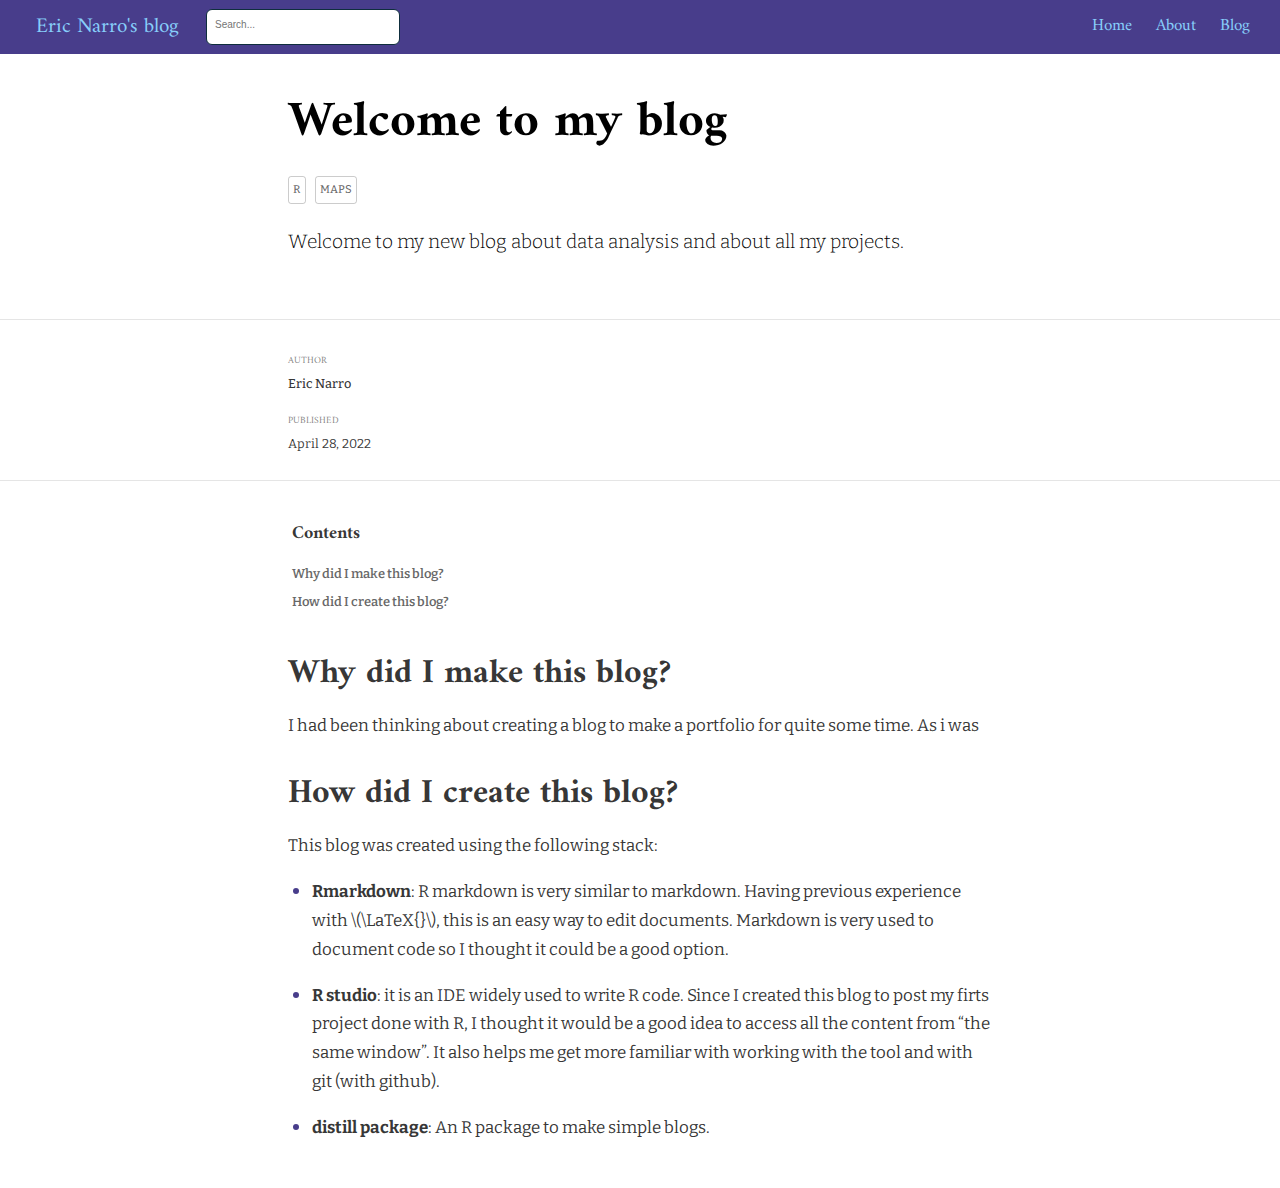
<file: docs/posts/welcome/index.html>
<!DOCTYPE html>

<html xmlns="http://www.w3.org/1999/xhtml" lang="" xml:lang="">

<head>
  <meta charset="utf-8"/>
  <meta name="viewport" content="width=device-width, initial-scale=1"/>
  <meta http-equiv="X-UA-Compatible" content="IE=Edge,chrome=1"/>
  <meta name="generator" content="distill" />

  <style type="text/css">
  /* Hide doc at startup (prevent jankiness while JS renders/transforms) */
  body {
    visibility: hidden;
  }
  </style>

 <!--radix_placeholder_import_source-->
 <!--/radix_placeholder_import_source-->

<style type="text/css">code{white-space: pre;}</style>
<style type="text/css" data-origin="pandoc">
pre > code.sourceCode { white-space: pre; position: relative; }
pre > code.sourceCode > span { display: inline-block; line-height: 1.25; }
pre > code.sourceCode > span:empty { height: 1.2em; }
.sourceCode { overflow: visible; }
code.sourceCode > span { color: inherit; text-decoration: inherit; }
div.sourceCode { margin: 1em 0; }
pre.sourceCode { margin: 0; }
@media screen {
div.sourceCode { overflow: auto; }
}
@media print {
pre > code.sourceCode { white-space: pre-wrap; }
pre > code.sourceCode > span { text-indent: -5em; padding-left: 5em; }
}
pre.numberSource code
  { counter-reset: source-line 0; }
pre.numberSource code > span
  { position: relative; left: -4em; counter-increment: source-line; }
pre.numberSource code > span > a:first-child::before
  { content: counter(source-line);
    position: relative; left: -1em; text-align: right; vertical-align: baseline;
    border: none; display: inline-block;
    -webkit-touch-callout: none; -webkit-user-select: none;
    -khtml-user-select: none; -moz-user-select: none;
    -ms-user-select: none; user-select: none;
    padding: 0 4px; width: 4em;
    color: #aaaaaa;
  }
pre.numberSource { margin-left: 3em; border-left: 1px solid #aaaaaa;  padding-left: 4px; }
div.sourceCode
  {   }
@media screen {
pre > code.sourceCode > span > a:first-child::before { text-decoration: underline; }
}
code span.al { color: #ad0000; } /* Alert */
code span.an { color: #5e5e5e; } /* Annotation */
code span.at { } /* Attribute */
code span.bn { color: #ad0000; } /* BaseN */
code span.bu { } /* BuiltIn */
code span.cf { color: #007ba5; } /* ControlFlow */
code span.ch { color: #20794d; } /* Char */
code span.cn { color: #8f5902; } /* Constant */
code span.co { color: #5e5e5e; } /* Comment */
code span.cv { color: #5e5e5e; font-style: italic; } /* CommentVar */
code span.do { color: #5e5e5e; font-style: italic; } /* Documentation */
code span.dt { color: #ad0000; } /* DataType */
code span.dv { color: #ad0000; } /* DecVal */
code span.er { color: #ad0000; } /* Error */
code span.ex { } /* Extension */
code span.fl { color: #ad0000; } /* Float */
code span.fu { color: #4758ab; } /* Function */
code span.im { } /* Import */
code span.in { color: #5e5e5e; } /* Information */
code span.kw { color: #007ba5; } /* Keyword */
code span.op { color: #5e5e5e; } /* Operator */
code span.ot { color: #007ba5; } /* Other */
code span.pp { color: #ad0000; } /* Preprocessor */
code span.sc { color: #5e5e5e; } /* SpecialChar */
code span.ss { color: #20794d; } /* SpecialString */
code span.st { color: #20794d; } /* String */
code span.va { color: #111111; } /* Variable */
code span.vs { color: #20794d; } /* VerbatimString */
code span.wa { color: #5e5e5e; font-style: italic; } /* Warning */
</style>


  <!--radix_placeholder_meta_tags-->
<title>Eric Narro's blog: Welcome to my blog</title>

<meta property="description" itemprop="description" content="Welcome to my new blog about data analysis and about all my projects."/>


<!--  https://schema.org/Article -->
<meta property="article:published" itemprop="datePublished" content="2022-04-29"/>
<meta property="article:created" itemprop="dateCreated" content="2022-04-29"/>
<meta name="article:author" content="Eric Narro"/>

<!--  https://developers.facebook.com/docs/sharing/webmasters#markup -->
<meta property="og:title" content="Eric Narro&#39;s blog: Welcome to my blog"/>
<meta property="og:type" content="article"/>
<meta property="og:description" content="Welcome to my new blog about data analysis and about all my projects."/>
<meta property="og:locale" content="en_US"/>
<meta property="og:site_name" content="Eric Narro&#39;s blog"/>

<!--  https://dev.twitter.com/cards/types/summary -->
<meta property="twitter:card" content="summary"/>
<meta property="twitter:title" content="Eric Narro&#39;s blog: Welcome to my blog"/>
<meta property="twitter:description" content="Welcome to my new blog about data analysis and about all my projects."/>

<!--/radix_placeholder_meta_tags-->
  <!--radix_placeholder_rmarkdown_metadata-->

<script type="text/json" id="radix-rmarkdown-metadata">
{"type":"list","attributes":{"names":{"type":"character","attributes":{},"value":["title","description","author","date","output","categories"]}},"value":[{"type":"character","attributes":{},"value":["Welcome to my blog"]},{"type":"character","attributes":{},"value":["Welcome to my new blog about data analysis and about all my projects."]},{"type":"list","attributes":{},"value":[{"type":"list","attributes":{"names":{"type":"character","attributes":{},"value":["name","url"]}},"value":[{"type":"character","attributes":{},"value":["Eric Narro"]},{"type":"character","attributes":{},"value":["https://ericnarroied.github.io"]}]}]},{"type":"character","attributes":{},"value":["04-29-2022"]},{"type":"list","attributes":{"names":{"type":"character","attributes":{},"value":["distill::distill_article"]}},"value":[{"type":"list","attributes":{"names":{"type":"character","attributes":{},"value":["self_contained","toc","toc_float","toc_depth","code_folding"]}},"value":[{"type":"logical","attributes":{},"value":[false]},{"type":"logical","attributes":{},"value":[true]},{"type":"logical","attributes":{},"value":[false]},{"type":"integer","attributes":{},"value":[5]},{"type":"logical","attributes":{},"value":[true]}]}]},{"type":"character","attributes":{},"value":["R","maps"]}]}
</script>
<!--/radix_placeholder_rmarkdown_metadata-->
  
  <script type="text/json" id="radix-resource-manifest">
  {"type":"character","attributes":{},"value":["welcome_files/anchor-4.2.2/anchor.min.js","welcome_files/bowser-1.9.3/bowser.min.js","welcome_files/distill-2.2.21/template.v2.js","welcome_files/header-attrs-2.14/header-attrs.js","welcome_files/jquery-3.6.0/jquery-3.6.0.js","welcome_files/jquery-3.6.0/jquery-3.6.0.min.js","welcome_files/jquery-3.6.0/jquery-3.6.0.min.map","welcome_files/popper-2.6.0/popper.min.js","welcome_files/tippy-6.2.7/tippy-bundle.umd.min.js","welcome_files/tippy-6.2.7/tippy-light-border.css","welcome_files/tippy-6.2.7/tippy.css","welcome_files/tippy-6.2.7/tippy.umd.min.js","welcome_files/webcomponents-2.0.0/webcomponents.js"]}
  </script>
  <!--radix_placeholder_navigation_in_header-->
<meta name="distill:offset" content="../.."/>

<script type="application/javascript">

  window.headroom_prevent_pin = false;

  window.document.addEventListener("DOMContentLoaded", function (event) {

    // initialize headroom for banner
    var header = $('header').get(0);
    var headerHeight = header.offsetHeight;
    var headroom = new Headroom(header, {
      tolerance: 5,
      onPin : function() {
        if (window.headroom_prevent_pin) {
          window.headroom_prevent_pin = false;
          headroom.unpin();
        }
      }
    });
    headroom.init();
    if(window.location.hash)
      headroom.unpin();
    $(header).addClass('headroom--transition');

    // offset scroll location for banner on hash change
    // (see: https://github.com/WickyNilliams/headroom.js/issues/38)
    window.addEventListener("hashchange", function(event) {
      window.scrollTo(0, window.pageYOffset - (headerHeight + 25));
    });

    // responsive menu
    $('.distill-site-header').each(function(i, val) {
      var topnav = $(this);
      var toggle = topnav.find('.nav-toggle');
      toggle.on('click', function() {
        topnav.toggleClass('responsive');
      });
    });

    // nav dropdowns
    $('.nav-dropbtn').click(function(e) {
      $(this).next('.nav-dropdown-content').toggleClass('nav-dropdown-active');
      $(this).parent().siblings('.nav-dropdown')
         .children('.nav-dropdown-content').removeClass('nav-dropdown-active');
    });
    $("body").click(function(e){
      $('.nav-dropdown-content').removeClass('nav-dropdown-active');
    });
    $(".nav-dropdown").click(function(e){
      e.stopPropagation();
    });
  });
</script>

<style type="text/css">

/* Theme (user-documented overrideables for nav appearance) */

.distill-site-nav {
  color: rgba(255, 255, 255, 0.8);
  background-color: #0F2E3D;
  font-size: 15px;
  font-weight: 300;
}

.distill-site-nav a {
  color: inherit;
  text-decoration: none;
}

.distill-site-nav a:hover {
  color: white;
}

@media print {
  .distill-site-nav {
    display: none;
  }
}

.distill-site-header {

}

.distill-site-footer {

}


/* Site Header */

.distill-site-header {
  width: 100%;
  box-sizing: border-box;
  z-index: 3;
}

.distill-site-header .nav-left {
  display: inline-block;
  margin-left: 8px;
}

@media screen and (max-width: 768px) {
  .distill-site-header .nav-left {
    margin-left: 0;
  }
}


.distill-site-header .nav-right {
  float: right;
  margin-right: 8px;
}

.distill-site-header a,
.distill-site-header .title {
  display: inline-block;
  text-align: center;
  padding: 14px 10px 14px 10px;
}

.distill-site-header .title {
  font-size: 18px;
  min-width: 150px;
}

.distill-site-header .logo {
  padding: 0;
}

.distill-site-header .logo img {
  display: none;
  max-height: 20px;
  width: auto;
  margin-bottom: -4px;
}

.distill-site-header .nav-image img {
  max-height: 18px;
  width: auto;
  display: inline-block;
  margin-bottom: -3px;
}



@media screen and (min-width: 1000px) {
  .distill-site-header .logo img {
    display: inline-block;
  }
  .distill-site-header .nav-left {
    margin-left: 20px;
  }
  .distill-site-header .nav-right {
    margin-right: 20px;
  }
  .distill-site-header .title {
    padding-left: 12px;
  }
}


.distill-site-header .nav-toggle {
  display: none;
}

.nav-dropdown {
  display: inline-block;
  position: relative;
}

.nav-dropdown .nav-dropbtn {
  border: none;
  outline: none;
  color: rgba(255, 255, 255, 0.8);
  padding: 16px 10px;
  background-color: transparent;
  font-family: inherit;
  font-size: inherit;
  font-weight: inherit;
  margin: 0;
  margin-top: 1px;
  z-index: 2;
}

.nav-dropdown-content {
  display: none;
  position: absolute;
  background-color: white;
  min-width: 200px;
  border: 1px solid rgba(0,0,0,0.15);
  border-radius: 4px;
  box-shadow: 0px 8px 16px 0px rgba(0,0,0,0.1);
  z-index: 1;
  margin-top: 2px;
  white-space: nowrap;
  padding-top: 4px;
  padding-bottom: 4px;
}

.nav-dropdown-content hr {
  margin-top: 4px;
  margin-bottom: 4px;
  border: none;
  border-bottom: 1px solid rgba(0, 0, 0, 0.1);
}

.nav-dropdown-active {
  display: block;
}

.nav-dropdown-content a, .nav-dropdown-content .nav-dropdown-header {
  color: black;
  padding: 6px 24px;
  text-decoration: none;
  display: block;
  text-align: left;
}

.nav-dropdown-content .nav-dropdown-header {
  display: block;
  padding: 5px 24px;
  padding-bottom: 0;
  text-transform: uppercase;
  font-size: 14px;
  color: #999999;
  white-space: nowrap;
}

.nav-dropdown:hover .nav-dropbtn {
  color: white;
}

.nav-dropdown-content a:hover {
  background-color: #ddd;
  color: black;
}

.nav-right .nav-dropdown-content {
  margin-left: -45%;
  right: 0;
}

@media screen and (max-width: 768px) {
  .distill-site-header a, .distill-site-header .nav-dropdown  {display: none;}
  .distill-site-header a.nav-toggle {
    float: right;
    display: block;
  }
  .distill-site-header .title {
    margin-left: 0;
  }
  .distill-site-header .nav-right {
    margin-right: 0;
  }
  .distill-site-header {
    overflow: hidden;
  }
  .nav-right .nav-dropdown-content {
    margin-left: 0;
  }
}


@media screen and (max-width: 768px) {
  .distill-site-header.responsive {position: relative; min-height: 500px; }
  .distill-site-header.responsive a.nav-toggle {
    position: absolute;
    right: 0;
    top: 0;
  }
  .distill-site-header.responsive a,
  .distill-site-header.responsive .nav-dropdown {
    display: block;
    text-align: left;
  }
  .distill-site-header.responsive .nav-left,
  .distill-site-header.responsive .nav-right {
    width: 100%;
  }
  .distill-site-header.responsive .nav-dropdown {float: none;}
  .distill-site-header.responsive .nav-dropdown-content {position: relative;}
  .distill-site-header.responsive .nav-dropdown .nav-dropbtn {
    display: block;
    width: 100%;
    text-align: left;
  }
}

/* Site Footer */

.distill-site-footer {
  width: 100%;
  overflow: hidden;
  box-sizing: border-box;
  z-index: 3;
  margin-top: 30px;
  padding-top: 30px;
  padding-bottom: 30px;
  text-align: center;
}

/* Headroom */

d-title {
  padding-top: 6rem;
}

@media print {
  d-title {
    padding-top: 4rem;
  }
}

.headroom {
  z-index: 1000;
  position: fixed;
  top: 0;
  left: 0;
  right: 0;
}

.headroom--transition {
  transition: all .4s ease-in-out;
}

.headroom--unpinned {
  top: -100px;
}

.headroom--pinned {
  top: 0;
}

/* adjust viewport for navbar height */
/* helps vertically center bootstrap (non-distill) content */
.min-vh-100 {
  min-height: calc(100vh - 100px) !important;
}

</style>

<script src="../../site_libs/jquery-3.6.0/jquery-3.6.0.min.js"></script>
<link href="../../site_libs/font-awesome-5.1.0/css/all.css" rel="stylesheet"/>
<link href="../../site_libs/font-awesome-5.1.0/css/v4-shims.css" rel="stylesheet"/>
<script src="../../site_libs/headroom-0.9.4/headroom.min.js"></script>
<script src="../../site_libs/autocomplete-0.37.1/autocomplete.min.js"></script>
<script src="../../site_libs/fuse-6.4.1/fuse.min.js"></script>

<script type="application/javascript">

function getMeta(metaName) {
  var metas = document.getElementsByTagName('meta');
  for (let i = 0; i < metas.length; i++) {
    if (metas[i].getAttribute('name') === metaName) {
      return metas[i].getAttribute('content');
    }
  }
  return '';
}

function offsetURL(url) {
  var offset = getMeta('distill:offset');
  return offset ? offset + '/' + url : url;
}

function createFuseIndex() {

  // create fuse index
  var options = {
    keys: [
      { name: 'title', weight: 20 },
      { name: 'categories', weight: 15 },
      { name: 'description', weight: 10 },
      { name: 'contents', weight: 5 },
    ],
    ignoreLocation: true,
    threshold: 0
  };
  var fuse = new window.Fuse([], options);

  // fetch the main search.json
  return fetch(offsetURL('search.json'))
    .then(function(response) {
      if (response.status == 200) {
        return response.json().then(function(json) {
          // index main articles
          json.articles.forEach(function(article) {
            fuse.add(article);
          });
          // download collections and index their articles
          return Promise.all(json.collections.map(function(collection) {
            return fetch(offsetURL(collection)).then(function(response) {
              if (response.status === 200) {
                return response.json().then(function(articles) {
                  articles.forEach(function(article) {
                    fuse.add(article);
                  });
                })
              } else {
                return Promise.reject(
                  new Error('Unexpected status from search index request: ' +
                            response.status)
                );
              }
            });
          })).then(function() {
            return fuse;
          });
        });

      } else {
        return Promise.reject(
          new Error('Unexpected status from search index request: ' +
                      response.status)
        );
      }
    });
}

window.document.addEventListener("DOMContentLoaded", function (event) {

  // get search element (bail if we don't have one)
  var searchEl = window.document.getElementById('distill-search');
  if (!searchEl)
    return;

  createFuseIndex()
    .then(function(fuse) {

      // make search box visible
      searchEl.classList.remove('hidden');

      // initialize autocomplete
      var options = {
        autoselect: true,
        hint: false,
        minLength: 2,
      };
      window.autocomplete(searchEl, options, [{
        source: function(query, callback) {
          const searchOptions = {
            isCaseSensitive: false,
            shouldSort: true,
            minMatchCharLength: 2,
            limit: 10,
          };
          var results = fuse.search(query, searchOptions);
          callback(results
            .map(function(result) { return result.item; })
          );
        },
        templates: {
          suggestion: function(suggestion) {
            var img = suggestion.preview && Object.keys(suggestion.preview).length > 0
              ? `<img src="${offsetURL(suggestion.preview)}"</img>`
              : '';
            var html = `
              <div class="search-item">
                <h3>${suggestion.title}</h3>
                <div class="search-item-description">
                  ${suggestion.description || ''}
                </div>
                <div class="search-item-preview">
                  ${img}
                </div>
              </div>
            `;
            return html;
          }
        }
      }]).on('autocomplete:selected', function(event, suggestion) {
        window.location.href = offsetURL(suggestion.path);
      });
      // remove inline display style on autocompleter (we want to
      // manage responsive display via css)
      $('.algolia-autocomplete').css("display", "");
    })
    .catch(function(error) {
      console.log(error);
    });

});

</script>

<style type="text/css">

.nav-search {
  font-size: x-small;
}

/* Algolioa Autocomplete */

.algolia-autocomplete {
  display: inline-block;
  margin-left: 10px;
  vertical-align: sub;
  background-color: white;
  color: black;
  padding: 6px;
  padding-top: 8px;
  padding-bottom: 0;
  border-radius: 6px;
  border: 1px #0F2E3D solid;
  width: 180px;
}


@media screen and (max-width: 768px) {
  .distill-site-nav .algolia-autocomplete {
    display: none;
    visibility: hidden;
  }
  .distill-site-nav.responsive .algolia-autocomplete {
    display: inline-block;
    visibility: visible;
  }
  .distill-site-nav.responsive .algolia-autocomplete .aa-dropdown-menu {
    margin-left: 0;
    width: 400px;
    max-height: 400px;
  }
}

.algolia-autocomplete .aa-input, .algolia-autocomplete .aa-hint {
  width: 90%;
  outline: none;
  border: none;
}

.algolia-autocomplete .aa-hint {
  color: #999;
}
.algolia-autocomplete .aa-dropdown-menu {
  width: 550px;
  max-height: 70vh;
  overflow-x: visible;
  overflow-y: scroll;
  padding: 5px;
  margin-top: 3px;
  margin-left: -150px;
  background-color: #fff;
  border-radius: 5px;
  border: 1px solid #999;
  border-top: none;
}

.algolia-autocomplete .aa-dropdown-menu .aa-suggestion {
  cursor: pointer;
  padding: 5px 4px;
  border-bottom: 1px solid #eee;
}

.algolia-autocomplete .aa-dropdown-menu .aa-suggestion:last-of-type {
  border-bottom: none;
  margin-bottom: 2px;
}

.algolia-autocomplete .aa-dropdown-menu .aa-suggestion .search-item {
  overflow: hidden;
  font-size: 0.8em;
  line-height: 1.4em;
}

.algolia-autocomplete .aa-dropdown-menu .aa-suggestion .search-item h3 {
  font-size: 1rem;
  margin-block-start: 0;
  margin-block-end: 5px;
}

.algolia-autocomplete .aa-dropdown-menu .aa-suggestion .search-item-description {
  display: inline-block;
  overflow: hidden;
  height: 2.8em;
  width: 80%;
  margin-right: 4%;
}

.algolia-autocomplete .aa-dropdown-menu .aa-suggestion .search-item-preview {
  display: inline-block;
  width: 15%;
}

.algolia-autocomplete .aa-dropdown-menu .aa-suggestion .search-item-preview img {
  height: 3em;
  width: auto;
  display: none;
}

.algolia-autocomplete .aa-dropdown-menu .aa-suggestion .search-item-preview img[src] {
  display: initial;
}

.algolia-autocomplete .aa-dropdown-menu .aa-suggestion.aa-cursor {
  background-color: #eee;
}
.algolia-autocomplete .aa-dropdown-menu .aa-suggestion em {
  font-weight: bold;
  font-style: normal;
}

</style>


<!--/radix_placeholder_navigation_in_header-->
  <!--radix_placeholder_distill-->

<style type="text/css">

body {
  background-color: white;
}

.pandoc-table {
  width: 100%;
}

.pandoc-table>caption {
  margin-bottom: 10px;
}

.pandoc-table th:not([align]) {
  text-align: left;
}

.pagedtable-footer {
  font-size: 15px;
}

d-byline .byline {
  grid-template-columns: 2fr 2fr;
}

d-byline .byline h3 {
  margin-block-start: 1.5em;
}

d-byline .byline .authors-affiliations h3 {
  margin-block-start: 0.5em;
}

.authors-affiliations .orcid-id {
  width: 16px;
  height:16px;
  margin-left: 4px;
  margin-right: 4px;
  vertical-align: middle;
  padding-bottom: 2px;
}

d-title .dt-tags {
  margin-top: 1em;
  grid-column: text;
}

.dt-tags .dt-tag {
  text-decoration: none;
  display: inline-block;
  color: rgba(0,0,0,0.6);
  padding: 0em 0.4em;
  margin-right: 0.5em;
  margin-bottom: 0.4em;
  font-size: 70%;
  border: 1px solid rgba(0,0,0,0.2);
  border-radius: 3px;
  text-transform: uppercase;
  font-weight: 500;
}

d-article table.gt_table td,
d-article table.gt_table th {
  border-bottom: none;
}

.html-widget {
  margin-bottom: 2.0em;
}

.l-screen-inset {
  padding-right: 16px;
}

.l-screen .caption {
  margin-left: 10px;
}

.shaded {
  background: rgb(247, 247, 247);
  padding-top: 20px;
  padding-bottom: 20px;
  border-top: 1px solid rgba(0, 0, 0, 0.1);
  border-bottom: 1px solid rgba(0, 0, 0, 0.1);
}

.shaded .html-widget {
  margin-bottom: 0;
  border: 1px solid rgba(0, 0, 0, 0.1);
}

.shaded .shaded-content {
  background: white;
}

.text-output {
  margin-top: 0;
  line-height: 1.5em;
}

.hidden {
  display: none !important;
}

d-article {
  padding-top: 2.5rem;
  padding-bottom: 30px;
}

d-appendix {
  padding-top: 30px;
}

d-article>p>img {
  width: 100%;
}

d-article h2 {
  margin: 1rem 0 1.5rem 0;
}

d-article h3 {
  margin-top: 1.5rem;
}

d-article iframe {
  border: 1px solid rgba(0, 0, 0, 0.1);
  margin-bottom: 2.0em;
  width: 100%;
}

/* Tweak code blocks */

d-article div.sourceCode code,
d-article pre code {
  font-family: Consolas, Monaco, 'Andale Mono', 'Ubuntu Mono', monospace;
}

d-article pre,
d-article div.sourceCode,
d-article div.sourceCode pre {
  overflow: auto;
}

d-article div.sourceCode {
  background-color: white;
}

d-article div.sourceCode pre {
  padding-left: 10px;
  font-size: 12px;
  border-left: 2px solid rgba(0,0,0,0.1);
}

d-article pre {
  font-size: 12px;
  color: black;
  background: none;
  margin-top: 0;
  text-align: left;
  white-space: pre;
  word-spacing: normal;
  word-break: normal;
  word-wrap: normal;
  line-height: 1.5;

  -moz-tab-size: 4;
  -o-tab-size: 4;
  tab-size: 4;

  -webkit-hyphens: none;
  -moz-hyphens: none;
  -ms-hyphens: none;
  hyphens: none;
}

d-article pre a {
  border-bottom: none;
}

d-article pre a:hover {
  border-bottom: none;
  text-decoration: underline;
}

d-article details {
  grid-column: text;
  margin-bottom: 0.8em;
}

@media(min-width: 768px) {

d-article pre,
d-article div.sourceCode,
d-article div.sourceCode pre {
  overflow: visible !important;
}

d-article div.sourceCode pre {
  padding-left: 18px;
  font-size: 14px;
}

d-article pre {
  font-size: 14px;
}

}

figure img.external {
  background: white;
  border: 1px solid rgba(0, 0, 0, 0.1);
  box-shadow: 0 1px 8px rgba(0, 0, 0, 0.1);
  padding: 18px;
  box-sizing: border-box;
}

/* CSS for d-contents */

.d-contents {
  grid-column: text;
  color: rgba(0,0,0,0.8);
  font-size: 0.9em;
  padding-bottom: 1em;
  margin-bottom: 1em;
  padding-bottom: 0.5em;
  margin-bottom: 1em;
  padding-left: 0.25em;
  justify-self: start;
}

@media(min-width: 1000px) {
  .d-contents.d-contents-float {
    height: 0;
    grid-column-start: 1;
    grid-column-end: 4;
    justify-self: center;
    padding-right: 3em;
    padding-left: 2em;
  }
}

.d-contents nav h3 {
  font-size: 18px;
  margin-top: 0;
  margin-bottom: 1em;
}

.d-contents li {
  list-style-type: none
}

.d-contents nav > ul {
  padding-left: 0;
}

.d-contents ul {
  padding-left: 1em
}

.d-contents nav ul li {
  margin-top: 0.6em;
  margin-bottom: 0.2em;
}

.d-contents nav a {
  font-size: 13px;
  border-bottom: none;
  text-decoration: none
  color: rgba(0, 0, 0, 0.8);
}

.d-contents nav a:hover {
  text-decoration: underline solid rgba(0, 0, 0, 0.6)
}

.d-contents nav > ul > li > a {
  font-weight: 600;
}

.d-contents nav > ul > li > ul {
  font-weight: inherit;
}

.d-contents nav > ul > li > ul > li {
  margin-top: 0.2em;
}


.d-contents nav ul {
  margin-top: 0;
  margin-bottom: 0.25em;
}

.d-article-with-toc h2:nth-child(2) {
  margin-top: 0;
}


/* Figure */

.figure {
  position: relative;
  margin-bottom: 2.5em;
  margin-top: 1.5em;
}

.figure img {
  width: 100%;
}

.figure .caption {
  color: rgba(0, 0, 0, 0.6);
  font-size: 12px;
  line-height: 1.5em;
}

.figure img.external {
  background: white;
  border: 1px solid rgba(0, 0, 0, 0.1);
  box-shadow: 0 1px 8px rgba(0, 0, 0, 0.1);
  padding: 18px;
  box-sizing: border-box;
}

.figure .caption a {
  color: rgba(0, 0, 0, 0.6);
}

.figure .caption b,
.figure .caption strong, {
  font-weight: 600;
  color: rgba(0, 0, 0, 1.0);
}

/* Citations */

d-article .citation {
  color: inherit;
  cursor: inherit;
}

div.hanging-indent{
  margin-left: 1em; text-indent: -1em;
}

/* Citation hover box */

.tippy-box[data-theme~=light-border] {
  background-color: rgba(250, 250, 250, 0.95);
}

.tippy-content > p {
  margin-bottom: 0;
  padding: 2px;
}


/* Tweak 1000px media break to show more text */

@media(min-width: 1000px) {
  .base-grid,
  distill-header,
  d-title,
  d-abstract,
  d-article,
  d-appendix,
  distill-appendix,
  d-byline,
  d-footnote-list,
  d-citation-list,
  distill-footer {
    grid-template-columns: [screen-start] 1fr [page-start kicker-start] 80px [middle-start] 50px [text-start kicker-end] 65px 65px 65px 65px 65px 65px 65px 65px [text-end gutter-start] 65px [middle-end] 65px [page-end gutter-end] 1fr [screen-end];
    grid-column-gap: 16px;
  }

  .grid {
    grid-column-gap: 16px;
  }

  d-article {
    font-size: 1.06rem;
    line-height: 1.7em;
  }
  figure .caption, .figure .caption, figure figcaption {
    font-size: 13px;
  }
}

@media(min-width: 1180px) {
  .base-grid,
  distill-header,
  d-title,
  d-abstract,
  d-article,
  d-appendix,
  distill-appendix,
  d-byline,
  d-footnote-list,
  d-citation-list,
  distill-footer {
    grid-template-columns: [screen-start] 1fr [page-start kicker-start] 60px [middle-start] 60px [text-start kicker-end] 60px 60px 60px 60px 60px 60px 60px 60px [text-end gutter-start] 60px [middle-end] 60px [page-end gutter-end] 1fr [screen-end];
    grid-column-gap: 32px;
  }

  .grid {
    grid-column-gap: 32px;
  }
}


/* Get the citation styles for the appendix (not auto-injected on render since
   we do our own rendering of the citation appendix) */

d-appendix .citation-appendix,
.d-appendix .citation-appendix {
  font-size: 11px;
  line-height: 15px;
  border-left: 1px solid rgba(0, 0, 0, 0.1);
  padding-left: 18px;
  border: 1px solid rgba(0,0,0,0.1);
  background: rgba(0, 0, 0, 0.02);
  padding: 10px 18px;
  border-radius: 3px;
  color: rgba(150, 150, 150, 1);
  overflow: hidden;
  margin-top: -12px;
  white-space: pre-wrap;
  word-wrap: break-word;
}

/* Include appendix styles here so they can be overridden */

d-appendix {
  contain: layout style;
  font-size: 0.8em;
  line-height: 1.7em;
  margin-top: 60px;
  margin-bottom: 0;
  border-top: 1px solid rgba(0, 0, 0, 0.1);
  color: rgba(0,0,0,0.5);
  padding-top: 60px;
  padding-bottom: 48px;
}

d-appendix h3 {
  grid-column: page-start / text-start;
  font-size: 15px;
  font-weight: 500;
  margin-top: 1em;
  margin-bottom: 0;
  color: rgba(0,0,0,0.65);
}

d-appendix h3 + * {
  margin-top: 1em;
}

d-appendix ol {
  padding: 0 0 0 15px;
}

@media (min-width: 768px) {
  d-appendix ol {
    padding: 0 0 0 30px;
    margin-left: -30px;
  }
}

d-appendix li {
  margin-bottom: 1em;
}

d-appendix a {
  color: rgba(0, 0, 0, 0.6);
}

d-appendix > * {
  grid-column: text;
}

d-appendix > d-footnote-list,
d-appendix > d-citation-list,
d-appendix > distill-appendix {
  grid-column: screen;
}

/* Include footnote styles here so they can be overridden */

d-footnote-list {
  contain: layout style;
}

d-footnote-list > * {
  grid-column: text;
}

d-footnote-list a.footnote-backlink {
  color: rgba(0,0,0,0.3);
  padding-left: 0.5em;
}



/* Anchor.js */

.anchorjs-link {
  /*transition: all .25s linear; */
  text-decoration: none;
  border-bottom: none;
}
*:hover > .anchorjs-link {
  margin-left: -1.125em !important;
  text-decoration: none;
  border-bottom: none;
}

/* Social footer */

.social_footer {
  margin-top: 30px;
  margin-bottom: 0;
  color: rgba(0,0,0,0.67);
}

.disqus-comments {
  margin-right: 30px;
}

.disqus-comment-count {
  border-bottom: 1px solid rgba(0, 0, 0, 0.4);
  cursor: pointer;
}

#disqus_thread {
  margin-top: 30px;
}

.article-sharing a {
  border-bottom: none;
  margin-right: 8px;
}

.article-sharing a:hover {
  border-bottom: none;
}

.sidebar-section.subscribe {
  font-size: 12px;
  line-height: 1.6em;
}

.subscribe p {
  margin-bottom: 0.5em;
}


.article-footer .subscribe {
  font-size: 15px;
  margin-top: 45px;
}


.sidebar-section.custom {
  font-size: 12px;
  line-height: 1.6em;
}

.custom p {
  margin-bottom: 0.5em;
}

/* Styles for listing layout (hide title) */
.layout-listing d-title, .layout-listing .d-title {
  display: none;
}

/* Styles for posts lists (not auto-injected) */


.posts-with-sidebar {
  padding-left: 45px;
  padding-right: 45px;
}

.posts-list .description h2,
.posts-list .description p {
  font-family: -apple-system, BlinkMacSystemFont, "Segoe UI", Roboto, Oxygen, Ubuntu, Cantarell, "Fira Sans", "Droid Sans", "Helvetica Neue", Arial, sans-serif;
}

.posts-list .description h2 {
  font-weight: 700;
  border-bottom: none;
  padding-bottom: 0;
}

.posts-list h2.post-tag {
  border-bottom: 1px solid rgba(0, 0, 0, 0.2);
  padding-bottom: 12px;
}
.posts-list {
  margin-top: 60px;
  margin-bottom: 24px;
}

.posts-list .post-preview {
  text-decoration: none;
  overflow: hidden;
  display: block;
  border-bottom: 1px solid rgba(0, 0, 0, 0.1);
  padding: 24px 0;
}

.post-preview-last {
  border-bottom: none !important;
}

.posts-list .posts-list-caption {
  grid-column: screen;
  font-weight: 400;
}

.posts-list .post-preview h2 {
  margin: 0 0 6px 0;
  line-height: 1.2em;
  font-style: normal;
  font-size: 24px;
}

.posts-list .post-preview p {
  margin: 0 0 12px 0;
  line-height: 1.4em;
  font-size: 16px;
}

.posts-list .post-preview .thumbnail {
  box-sizing: border-box;
  margin-bottom: 24px;
  position: relative;
  max-width: 500px;
}
.posts-list .post-preview img {
  width: 100%;
  display: block;
}

.posts-list .metadata {
  font-size: 12px;
  line-height: 1.4em;
  margin-bottom: 18px;
}

.posts-list .metadata > * {
  display: inline-block;
}

.posts-list .metadata .publishedDate {
  margin-right: 2em;
}

.posts-list .metadata .dt-authors {
  display: block;
  margin-top: 0.3em;
  margin-right: 2em;
}

.posts-list .dt-tags {
  display: block;
  line-height: 1em;
}

.posts-list .dt-tags .dt-tag {
  display: inline-block;
  color: rgba(0,0,0,0.6);
  padding: 0.3em 0.4em;
  margin-right: 0.2em;
  margin-bottom: 0.4em;
  font-size: 60%;
  border: 1px solid rgba(0,0,0,0.2);
  border-radius: 3px;
  text-transform: uppercase;
  font-weight: 500;
}

.posts-list img {
  opacity: 1;
}

.posts-list img[data-src] {
  opacity: 0;
}

.posts-more {
  clear: both;
}


.posts-sidebar {
  font-size: 16px;
}

.posts-sidebar h3 {
  font-size: 16px;
  margin-top: 0;
  margin-bottom: 0.5em;
  font-weight: 400;
  text-transform: uppercase;
}

.sidebar-section {
  margin-bottom: 30px;
}

.categories ul {
  list-style-type: none;
  margin: 0;
  padding: 0;
}

.categories li {
  color: rgba(0, 0, 0, 0.8);
  margin-bottom: 0;
}

.categories li>a {
  border-bottom: none;
}

.categories li>a:hover {
  border-bottom: 1px solid rgba(0, 0, 0, 0.4);
}

.categories .active {
  font-weight: 600;
}

.categories .category-count {
  color: rgba(0, 0, 0, 0.4);
}


@media(min-width: 768px) {
  .posts-list .post-preview h2 {
    font-size: 26px;
  }
  .posts-list .post-preview .thumbnail {
    float: right;
    width: 30%;
    margin-bottom: 0;
  }
  .posts-list .post-preview .description {
    float: left;
    width: 45%;
  }
  .posts-list .post-preview .metadata {
    float: left;
    width: 20%;
    margin-top: 8px;
  }
  .posts-list .post-preview p {
    margin: 0 0 12px 0;
    line-height: 1.5em;
    font-size: 16px;
  }
  .posts-with-sidebar .posts-list {
    float: left;
    width: 75%;
  }
  .posts-with-sidebar .posts-sidebar {
    float: right;
    width: 20%;
    margin-top: 60px;
    padding-top: 24px;
    padding-bottom: 24px;
  }
}


/* Improve display for browsers without grid (IE/Edge <= 15) */

.downlevel {
  line-height: 1.6em;
  font-family: -apple-system, BlinkMacSystemFont, "Segoe UI", Roboto, Oxygen, Ubuntu, Cantarell, "Fira Sans", "Droid Sans", "Helvetica Neue", Arial, sans-serif;
  margin: 0;
}

.downlevel .d-title {
  padding-top: 6rem;
  padding-bottom: 1.5rem;
}

.downlevel .d-title h1 {
  font-size: 50px;
  font-weight: 700;
  line-height: 1.1em;
  margin: 0 0 0.5rem;
}

.downlevel .d-title p {
  font-weight: 300;
  font-size: 1.2rem;
  line-height: 1.55em;
  margin-top: 0;
}

.downlevel .d-byline {
  padding-top: 0.8em;
  padding-bottom: 0.8em;
  font-size: 0.8rem;
  line-height: 1.8em;
}

.downlevel .section-separator {
  border: none;
  border-top: 1px solid rgba(0, 0, 0, 0.1);
}

.downlevel .d-article {
  font-size: 1.06rem;
  line-height: 1.7em;
  padding-top: 1rem;
  padding-bottom: 2rem;
}


.downlevel .d-appendix {
  padding-left: 0;
  padding-right: 0;
  max-width: none;
  font-size: 0.8em;
  line-height: 1.7em;
  margin-bottom: 0;
  color: rgba(0,0,0,0.5);
  padding-top: 40px;
  padding-bottom: 48px;
}

.downlevel .footnotes ol {
  padding-left: 13px;
}

.downlevel .base-grid,
.downlevel .distill-header,
.downlevel .d-title,
.downlevel .d-abstract,
.downlevel .d-article,
.downlevel .d-appendix,
.downlevel .distill-appendix,
.downlevel .d-byline,
.downlevel .d-footnote-list,
.downlevel .d-citation-list,
.downlevel .distill-footer,
.downlevel .appendix-bottom,
.downlevel .posts-container {
  padding-left: 40px;
  padding-right: 40px;
}

@media(min-width: 768px) {
  .downlevel .base-grid,
  .downlevel .distill-header,
  .downlevel .d-title,
  .downlevel .d-abstract,
  .downlevel .d-article,
  .downlevel .d-appendix,
  .downlevel .distill-appendix,
  .downlevel .d-byline,
  .downlevel .d-footnote-list,
  .downlevel .d-citation-list,
  .downlevel .distill-footer,
  .downlevel .appendix-bottom,
  .downlevel .posts-container {
  padding-left: 150px;
  padding-right: 150px;
  max-width: 900px;
}
}

.downlevel pre code {
  display: block;
  border-left: 2px solid rgba(0, 0, 0, .1);
  padding: 0 0 0 20px;
  font-size: 14px;
}

.downlevel code, .downlevel pre {
  color: black;
  background: none;
  font-family: Consolas, Monaco, 'Andale Mono', 'Ubuntu Mono', monospace;
  text-align: left;
  white-space: pre;
  word-spacing: normal;
  word-break: normal;
  word-wrap: normal;
  line-height: 1.5;

  -moz-tab-size: 4;
  -o-tab-size: 4;
  tab-size: 4;

  -webkit-hyphens: none;
  -moz-hyphens: none;
  -ms-hyphens: none;
  hyphens: none;
}

.downlevel .posts-list .post-preview {
  color: inherit;
}



</style>

<script type="application/javascript">

function is_downlevel_browser() {
  if (bowser.isUnsupportedBrowser({ msie: "12", msedge: "16"},
                                 window.navigator.userAgent)) {
    return true;
  } else {
    return window.load_distill_framework === undefined;
  }
}

// show body when load is complete
function on_load_complete() {

  // add anchors
  if (window.anchors) {
    window.anchors.options.placement = 'left';
    window.anchors.add('d-article > h2, d-article > h3, d-article > h4, d-article > h5');
  }


  // set body to visible
  document.body.style.visibility = 'visible';

  // force redraw for leaflet widgets
  if (window.HTMLWidgets) {
    var maps = window.HTMLWidgets.findAll(".leaflet");
    $.each(maps, function(i, el) {
      var map = this.getMap();
      map.invalidateSize();
      map.eachLayer(function(layer) {
        if (layer instanceof L.TileLayer)
          layer.redraw();
      });
    });
  }

  // trigger 'shown' so htmlwidgets resize
  $('d-article').trigger('shown');
}

function init_distill() {

  init_common();

  // create front matter
  var front_matter = $('<d-front-matter></d-front-matter>');
  $('#distill-front-matter').wrap(front_matter);

  // create d-title
  $('.d-title').changeElementType('d-title');

  // create d-byline
  var byline = $('<d-byline></d-byline>');
  $('.d-byline').replaceWith(byline);

  // create d-article
  var article = $('<d-article></d-article>');
  $('.d-article').wrap(article).children().unwrap();

  // move posts container into article
  $('.posts-container').appendTo($('d-article'));

  // create d-appendix
  $('.d-appendix').changeElementType('d-appendix');

  // flag indicating that we have appendix items
  var appendix = $('.appendix-bottom').children('h3').length > 0;

  // replace footnotes with <d-footnote>
  $('.footnote-ref').each(function(i, val) {
    appendix = true;
    var href = $(this).attr('href');
    var id = href.replace('#', '');
    var fn = $('#' + id);
    var fn_p = $('#' + id + '>p');
    fn_p.find('.footnote-back').remove();
    var text = fn_p.html();
    var dtfn = $('<d-footnote></d-footnote>');
    dtfn.html(text);
    $(this).replaceWith(dtfn);
  });
  // remove footnotes
  $('.footnotes').remove();

  // move refs into #references-listing
  $('#references-listing').replaceWith($('#refs'));

  $('h1.appendix, h2.appendix').each(function(i, val) {
    $(this).changeElementType('h3');
  });
  $('h3.appendix').each(function(i, val) {
    var id = $(this).attr('id');
    $('.d-contents a[href="#' + id + '"]').parent().remove();
    appendix = true;
    $(this).nextUntil($('h1, h2, h3')).addBack().appendTo($('d-appendix'));
  });

  // show d-appendix if we have appendix content
  $("d-appendix").css('display', appendix ? 'grid' : 'none');

  // localize layout chunks to just output
  $('.layout-chunk').each(function(i, val) {

    // capture layout
    var layout = $(this).attr('data-layout');

    // apply layout to markdown level block elements
    var elements = $(this).children().not('details, div.sourceCode, pre, script');
    elements.each(function(i, el) {
      var layout_div = $('<div class="' + layout + '"></div>');
      if (layout_div.hasClass('shaded')) {
        var shaded_content = $('<div class="shaded-content"></div>');
        $(this).wrap(shaded_content);
        $(this).parent().wrap(layout_div);
      } else {
        $(this).wrap(layout_div);
      }
    });


    // unwrap the layout-chunk div
    $(this).children().unwrap();
  });

  // remove code block used to force  highlighting css
  $('.distill-force-highlighting-css').parent().remove();

  // remove empty line numbers inserted by pandoc when using a
  // custom syntax highlighting theme
  $('code.sourceCode a:empty').remove();

  // load distill framework
  load_distill_framework();

  // wait for window.distillRunlevel == 4 to do post processing
  function distill_post_process() {

    if (!window.distillRunlevel || window.distillRunlevel < 4)
      return;

    // hide author/affiliations entirely if we have no authors
    var front_matter = JSON.parse($("#distill-front-matter").html());
    var have_authors = front_matter.authors && front_matter.authors.length > 0;
    if (!have_authors)
      $('d-byline').addClass('hidden');

    // article with toc class
    $('.d-contents').parent().addClass('d-article-with-toc');

    // strip links that point to #
    $('.authors-affiliations').find('a[href="#"]').removeAttr('href');

    // add orcid ids
    $('.authors-affiliations').find('.author').each(function(i, el) {
      var orcid_id = front_matter.authors[i].orcidID;
      if (orcid_id) {
        var a = $('<a></a>');
        a.attr('href', 'https://orcid.org/' + orcid_id);
        var img = $('<img></img>');
        img.addClass('orcid-id');
        img.attr('alt', 'ORCID ID');
        img.attr('src','[data-uri]');
        a.append(img);
        $(this).append(a);
      }
    });

    // hide elements of author/affiliations grid that have no value
    function hide_byline_column(caption) {
      $('d-byline').find('h3:contains("' + caption + '")').parent().css('visibility', 'hidden');
    }

    // affiliations
    var have_affiliations = false;
    for (var i = 0; i<front_matter.authors.length; ++i) {
      var author = front_matter.authors[i];
      if (author.affiliation !== "&nbsp;") {
        have_affiliations = true;
        break;
      }
    }
    if (!have_affiliations)
      $('d-byline').find('h3:contains("Affiliations")').css('visibility', 'hidden');

    // published date
    if (!front_matter.publishedDate)
      hide_byline_column("Published");

    // document object identifier
    var doi = $('d-byline').find('h3:contains("DOI")');
    var doi_p = doi.next().empty();
    if (!front_matter.doi) {
      // if we have a citation and valid citationText then link to that
      if ($('#citation').length > 0 && front_matter.citationText) {
        doi.html('Citation');
        $('<a href="#citation"></a>')
          .text(front_matter.citationText)
          .appendTo(doi_p);
      } else {
        hide_byline_column("DOI");
      }
    } else {
      $('<a></a>')
         .attr('href', "https://doi.org/" + front_matter.doi)
         .html(front_matter.doi)
         .appendTo(doi_p);
    }

     // change plural form of authors/affiliations
    if (front_matter.authors.length === 1) {
      var grid = $('.authors-affiliations');
      grid.children('h3:contains("Authors")').text('Author');
      grid.children('h3:contains("Affiliations")').text('Affiliation');
    }

    // remove d-appendix and d-footnote-list local styles
    $('d-appendix > style:first-child').remove();
    $('d-footnote-list > style:first-child').remove();

    // move appendix-bottom entries to the bottom
    $('.appendix-bottom').appendTo('d-appendix').children().unwrap();
    $('.appendix-bottom').remove();

    // hoverable references
    $('span.citation[data-cites]').each(function() {
      var refs = $(this).attr('data-cites').split(" ");
      var refHtml = refs.map(function(ref) {
        return "<p>" + $('#ref-' + ref).html() + "</p>";
      }).join("\n");
      window.tippy(this, {
        allowHTML: true,
        content: refHtml,
        maxWidth: 500,
        interactive: true,
        interactiveBorder: 10,
        theme: 'light-border',
        placement: 'bottom-start'
      });
    });

    // clear polling timer
    clearInterval(tid);

    // show body now that everything is ready
    on_load_complete();
  }

  var tid = setInterval(distill_post_process, 50);
  distill_post_process();

}

function init_downlevel() {

  init_common();

   // insert hr after d-title
  $('.d-title').after($('<hr class="section-separator"/>'));

  // check if we have authors
  var front_matter = JSON.parse($("#distill-front-matter").html());
  var have_authors = front_matter.authors && front_matter.authors.length > 0;

  // manage byline/border
  if (!have_authors)
    $('.d-byline').remove();
  $('.d-byline').after($('<hr class="section-separator"/>'));
  $('.d-byline a').remove();

  // remove toc
  $('.d-contents').remove();

  // move appendix elements
  $('h1.appendix, h2.appendix').each(function(i, val) {
    $(this).changeElementType('h3');
  });
  $('h3.appendix').each(function(i, val) {
    $(this).nextUntil($('h1, h2, h3')).addBack().appendTo($('.d-appendix'));
  });


  // inject headers into references and footnotes
  var refs_header = $('<h3></h3>');
  refs_header.text('References');
  $('#refs').prepend(refs_header);

  var footnotes_header = $('<h3></h3');
  footnotes_header.text('Footnotes');
  $('.footnotes').children('hr').first().replaceWith(footnotes_header);

  // move appendix-bottom entries to the bottom
  $('.appendix-bottom').appendTo('.d-appendix').children().unwrap();
  $('.appendix-bottom').remove();

  // remove appendix if it's empty
  if ($('.d-appendix').children().length === 0)
    $('.d-appendix').remove();

  // prepend separator above appendix
  $('.d-appendix').before($('<hr class="section-separator" style="clear: both"/>'));

  // trim code
  $('pre>code').each(function(i, val) {
    $(this).html($.trim($(this).html()));
  });

  // move posts-container right before article
  $('.posts-container').insertBefore($('.d-article'));

  $('body').addClass('downlevel');

  on_load_complete();
}


function init_common() {

  // jquery plugin to change element types
  (function($) {
    $.fn.changeElementType = function(newType) {
      var attrs = {};

      $.each(this[0].attributes, function(idx, attr) {
        attrs[attr.nodeName] = attr.nodeValue;
      });

      this.replaceWith(function() {
        return $("<" + newType + "/>", attrs).append($(this).contents());
      });
    };
  })(jQuery);

  // prevent underline for linked images
  $('a > img').parent().css({'border-bottom' : 'none'});

  // mark non-body figures created by knitr chunks as 100% width
  $('.layout-chunk').each(function(i, val) {
    var figures = $(this).find('img, .html-widget');
    if ($(this).attr('data-layout') !== "l-body") {
      figures.css('width', '100%');
    } else {
      figures.css('max-width', '100%');
      figures.filter("[width]").each(function(i, val) {
        var fig = $(this);
        fig.css('width', fig.attr('width') + 'px');
      });

    }
  });

  // auto-append index.html to post-preview links in file: protocol
  // and in rstudio ide preview
  $('.post-preview').each(function(i, val) {
    if (window.location.protocol === "file:")
      $(this).attr('href', $(this).attr('href') + "index.html");
  });

  // get rid of index.html references in header
  if (window.location.protocol !== "file:") {
    $('.distill-site-header a[href]').each(function(i,val) {
      $(this).attr('href', $(this).attr('href').replace("index.html", "./"));
    });
  }

  // add class to pandoc style tables
  $('tr.header').parent('thead').parent('table').addClass('pandoc-table');
  $('.kable-table').children('table').addClass('pandoc-table');

  // add figcaption style to table captions
  $('caption').parent('table').addClass("figcaption");

  // initialize posts list
  if (window.init_posts_list)
    window.init_posts_list();

  // implmement disqus comment link
  $('.disqus-comment-count').click(function() {
    window.headroom_prevent_pin = true;
    $('#disqus_thread').toggleClass('hidden');
    if (!$('#disqus_thread').hasClass('hidden')) {
      var offset = $(this).offset();
      $(window).resize();
      $('html, body').animate({
        scrollTop: offset.top - 35
      });
    }
  });
}

document.addEventListener('DOMContentLoaded', function() {
  if (is_downlevel_browser())
    init_downlevel();
  else
    window.addEventListener('WebComponentsReady', init_distill);
});

</script>

<style type="text/css">
/* base variables */

/* Edit the CSS properties in this file to create a custom
   Distill theme. Only edit values in the right column
   for each row; values shown are the CSS defaults.
   To return any property to the default,
   you may set its value to: unset
   All rows must end with a semi-colon.                      */

/* Optional: embed custom fonts here with `@import`          */
/* This must remain at the top of this file.                 */



html {
  /*-- Main font sizes --*/
  --title-size:      50px;
  --body-size:       1.06rem;
  --code-size:       14px;
  --aside-size:      12px;
  --fig-cap-size:    13px;
  /*-- Main font colors --*/
  --title-color:     #000000;
  --header-color:    rgba(0, 0, 0, 0.8);
  --body-color:      rgba(0, 0, 0, 0.8);
  --aside-color:     rgba(0, 0, 0, 0.6);
  --fig-cap-color:   rgba(0, 0, 0, 0.6);
  /*-- Specify custom fonts ~~~ must be imported above   --*/
  --heading-font:    sans-serif;
  --mono-font:       monospace;
  --body-font:       sans-serif;
  --navbar-font:     sans-serif;  /* websites + blogs only */
}

/*-- ARTICLE METADATA --*/
d-byline {
  --heading-size:    0.6rem;
  --heading-color:   rgba(0, 0, 0, 0.5);
  --body-size:       0.8rem;
  --body-color:      rgba(0, 0, 0, 0.8);
}

/*-- ARTICLE TABLE OF CONTENTS --*/
.d-contents {
  --heading-size:    18px;
  --contents-size:   13px;
}

/*-- ARTICLE APPENDIX --*/
d-appendix {
  --heading-size:    15px;
  --heading-color:   rgba(0, 0, 0, 0.65);
  --text-size:       0.8em;
  --text-color:      rgba(0, 0, 0, 0.5);
}

/*-- WEBSITE HEADER + FOOTER --*/
/* These properties only apply to Distill sites and blogs  */

.distill-site-header {
  --title-size:       18px;
  --text-color:       rgba(255, 255, 255, 0.8);
  --text-size:        15px;
  --hover-color:      white;
  --bkgd-color:       #0F2E3D;
}

.distill-site-footer {
  --text-color:       rgba(255, 255, 255, 0.8);
  --text-size:        15px;
  --hover-color:      white;
  --bkgd-color:       #0F2E3D;
}

/*-- Additional custom styles --*/
/* Add any additional CSS rules below                      */
</style>
<style type="text/css">/* base variables */

/* Edit the CSS properties in this file to create a custom
   Distill theme. Only edit values in the right column
   for each row; values shown are the CSS defaults.
   To return any property to the default,
   you may set its value to: unset
   All rows must end with a semi-colon.                      */

/* Optional: embed custom fonts here with `@import`          */
/* This must remain at the top of this file.                 */
@import url('https://fonts.googleapis.com/css2?family=Amiri');
@import url('https://fonts.googleapis.com/css2?family=Bitter');
@import url('https://fonts.googleapis.com/css2?family=DM+Mono');

html {
  /*-- Main font sizes --*/
  --title-size:      50px;
  --body-size:       1.06rem;
  --code-size:       14px;
  --aside-size:      12px;
  --fig-cap-size:    13px;
  /*-- Main font colors --*/
  --title-color:     #000000;
  --header-color:    rgba(0, 0, 0, 0.8);
  --body-color:      rgba(0, 0, 0, 0.8);
  --aside-color:     rgba(0, 0, 0, 0.6);
  --fig-cap-color:   rgba(0, 0, 0, 0.6);
  /*-- Specify custom fonts ~~~ must be imported above   --*/
  --heading-font:    "Amiri", serif;
  --mono-font:       "DM Mono", monospace;
  --body-font:       "Bitter", sans-serif;
  --navbar-font:     "Amiri", serif;
}

/*-- ARTICLE METADATA --*/
d-byline {
  --heading-size:    0.6rem;
  --heading-color:   rgba(0, 0, 0, 0.5);
  --body-size:       0.8rem;
  --body-color:      rgba(0, 0, 0, 0.8);
}

/*-- ARTICLE TABLE OF CONTENTS --*/
.d-contents {
  --heading-size:    18px;
  --contents-size:   13px;
}

/*-- ARTICLE APPENDIX --*/
d-appendix {
  --heading-size:    15px;
  --heading-color:   rgba(0, 0, 0, 0.65);
  --text-size:       0.8em;
  --text-color:      rgba(0, 0, 0, 0.5);
}

/*-- WEBSITE HEADER + FOOTER --*/
/* These properties only apply to Distill sites and blogs  */

.distill-site-header {
  --title-size:       21px;    
  --text-color:       #87CEFA; /* edited */
  --text-size:        17px;
  --hover-color:      #dd424c; /* edited */
  --bkgd-color:       #483D8B; /* edited */
}

.distill-site-footer {
  --text-color:       rgba(255, 255, 255, 0.8);
  --text-size:        15px;
  --hover-color:      white;
  --bkgd-color:       #0F2E3D;
}

/*-- Additional custom styles --*/
/* Add any additional CSS rules below                      */

/* Change bullets */
ul > li::marker {
  font-size: 1.125em;
  color: #483D8B;
}

/* Change link appearance */
d-article a {
  border-bottom: 2px solid #ffd8db;
  text-decoration: none;
}

div.st-container,
d-article table.pandoc-table
{
  overflow: auto !important;
    max-height: 80vh;
    background-color: #F5F5F5;
}
d-article div.sourceCode,
d-article pre.sourceCode,
d-article code.sourceCode
{
  overflow: auto !important;
  max-height: 25vh;
  background-color: #FFF8DC;
}



</style>
<style type="text/css">
/* base style */

/* FONT FAMILIES */

:root {
  --heading-default: -apple-system, BlinkMacSystemFont, "Segoe UI", Roboto, Oxygen, Ubuntu, Cantarell, "Fira Sans", "Droid Sans", "Helvetica Neue", Arial, sans-serif;
  --mono-default: Consolas, Monaco, 'Andale Mono', 'Ubuntu Mono', monospace;
  --body-default: -apple-system, BlinkMacSystemFont, "Segoe UI", Roboto, Oxygen, Ubuntu, Cantarell, "Fira Sans", "Droid Sans", "Helvetica Neue", Arial, sans-serif;
}

body,
.posts-list .post-preview p,
.posts-list .description p {
  font-family: var(--body-font), var(--body-default);
}

h1, h2, h3, h4, h5, h6,
.posts-list .post-preview h2,
.posts-list .description h2 {
  font-family: var(--heading-font), var(--heading-default);
}

d-article div.sourceCode code,
d-article pre code {
  font-family: var(--mono-font), var(--mono-default);
}


/*-- TITLE --*/
d-title h1,
.posts-list > h1 {
  color: var(--title-color, black);
}

d-title h1 {
  font-size: var(--title-size, 50px);
}

/*-- HEADERS --*/
d-article h1,
d-article h2,
d-article h3,
d-article h4,
d-article h5,
d-article h6 {
  color: var(--header-color, rgba(0, 0, 0, 0.8));
}

/*-- BODY --*/
d-article > p,  /* only text inside of <p> tags */
d-article > ul, /* lists */
d-article > ol {
  color: var(--body-color, rgba(0, 0, 0, 0.8));
  font-size: var(--body-size, 1.06rem);
}


/*-- CODE --*/
d-article div.sourceCode code,
d-article pre code {
  font-size: var(--code-size, 14px);
}

/*-- ASIDE --*/
d-article aside {
  font-size: var(--aside-size, 12px);
  color: var(--aside-color, rgba(0, 0, 0, 0.6));
}

/*-- FIGURE CAPTIONS --*/
figure .caption,
figure figcaption,
.figure .caption {
  font-size: var(--fig-cap-size, 13px);
  color: var(--fig-cap-color, rgba(0, 0, 0, 0.6));
}

/*-- METADATA --*/
d-byline h3 {
  font-size: var(--heading-size, 0.6rem);
  color: var(--heading-color, rgba(0, 0, 0, 0.5));
}

d-byline {
  font-size: var(--body-size, 0.8rem);
  color: var(--body-color, rgba(0, 0, 0, 0.8));
}

d-byline a,
d-article d-byline a {
  color: var(--body-color, rgba(0, 0, 0, 0.8));
}

/*-- TABLE OF CONTENTS --*/
.d-contents nav h3 {
  font-size: var(--heading-size, 18px);
}

.d-contents nav a {
  font-size: var(--contents-size, 13px);
}

/*-- APPENDIX --*/
d-appendix h3 {
  font-size: var(--heading-size, 15px);
  color: var(--heading-color, rgba(0, 0, 0, 0.65));
}

d-appendix {
  font-size: var(--text-size, 0.8em);
  color: var(--text-color, rgba(0, 0, 0, 0.5));
}

d-appendix d-footnote-list a.footnote-backlink {
  color: var(--text-color, rgba(0, 0, 0, 0.5));
}

/*-- WEBSITE HEADER + FOOTER --*/
.distill-site-header .title {
  font-size: var(--title-size, 18px);
  font-family: var(--navbar-font), var(--heading-default);
}

.distill-site-header a,
.nav-dropdown .nav-dropbtn {
  font-family: var(--navbar-font), var(--heading-default);
}

.nav-dropdown .nav-dropbtn {
  color: var(--text-color, rgba(255, 255, 255, 0.8));
  font-size: var(--text-size, 15px);
}

.distill-site-header a:hover,
.nav-dropdown:hover .nav-dropbtn {
  color: var(--hover-color, white);
}

.distill-site-header {
  font-size: var(--text-size, 15px);
  color: var(--text-color, rgba(255, 255, 255, 0.8));
  background-color: var(--bkgd-color, #0F2E3D);
}

.distill-site-footer {
  font-size: var(--text-size, 15px);
  color: var(--text-color, rgba(255, 255, 255, 0.8));
  background-color: var(--bkgd-color, #0F2E3D);
}

.distill-site-footer a:hover {
  color: var(--hover-color, white);
}</style>
<!--/radix_placeholder_distill-->
  <script src="../../site_libs/header-attrs-2.14/header-attrs.js"></script>
  <script src="../../site_libs/jquery-3.6.0/jquery-3.6.0.min.js"></script>
  <script src="../../site_libs/popper-2.6.0/popper.min.js"></script>
  <link href="../../site_libs/tippy-6.2.7/tippy.css" rel="stylesheet" />
  <link href="../../site_libs/tippy-6.2.7/tippy-light-border.css" rel="stylesheet" />
  <script src="../../site_libs/tippy-6.2.7/tippy.umd.min.js"></script>
  <script src="../../site_libs/anchor-4.2.2/anchor.min.js"></script>
  <script src="../../site_libs/bowser-1.9.3/bowser.min.js"></script>
  <script src="../../site_libs/webcomponents-2.0.0/webcomponents.js"></script>
  <script src="../../site_libs/distill-2.2.21/template.v2.js"></script>
  <!--radix_placeholder_site_in_header-->
<!--/radix_placeholder_site_in_header-->


</head>

<body>

<!--radix_placeholder_front_matter-->

<script id="distill-front-matter" type="text/json">
{"title":"Welcome to my blog","description":"Welcome to my new blog about data analysis and about all my projects.","authors":[{"author":"Eric Narro","authorURL":"https://ericnarroied.github.io","affiliation":"&nbsp;","affiliationURL":"#","orcidID":""}],"publishedDate":"2022-04-29T00:00:00.000+02:00","citationText":"Narro, 2022"}
</script>

<!--/radix_placeholder_front_matter-->
<!--radix_placeholder_navigation_before_body-->
<header class="header header--fixed" role="banner">
<nav class="distill-site-nav distill-site-header">
<div class="nav-left">
<a href="../../index.html" class="title">Eric Narro's blog</a>
<input id="distill-search" class="nav-search hidden" type="text" placeholder="Search..."/>
</div>
<div class="nav-right">
<a href="../../index.html">Home</a>
<a href="../../about.html">About</a>
<a href="../../blog.html">Blog</a>
<a href="javascript:void(0);" class="nav-toggle">&#9776;</a>
</div>
</nav>
</header>
<!--/radix_placeholder_navigation_before_body-->
<!--radix_placeholder_site_before_body-->
<!--/radix_placeholder_site_before_body-->

<div class="d-title">
<h1>Welcome to my blog</h1>
<!--radix_placeholder_categories-->
<div class="dt-tags">
  <a href="../../blog.html#category:R" class="dt-tag">R</a>
  <a href="../../blog.html#category:maps" class="dt-tag">maps</a>
</div>
<!--/radix_placeholder_categories-->
<p><p>Welcome to my new blog about data analysis and about all my
projects.</p></p>
</div>

<div class="d-byline">
  Eric Narro <a href="https://ericnarroied.github.io"
class="uri">https://ericnarroied.github.io</a> 
  
<br/>04-29-2022
</div>

<div class="d-article">
<div class="d-contents">
<nav class="l-text toc figcaption" id="TOC">
<h3>Contents</h3>
<ul>
<li><a href="#why-did-i-make-this-blog"
id="toc-why-did-i-make-this-blog">Why did I make this blog?</a></li>
<li><a href="#how-did-i-create-this-blog"
id="toc-how-did-i-create-this-blog">How did I create this blog?</a></li>
</ul>
</nav>
</div>
<h1 id="why-did-i-make-this-blog">Why did I make this blog?</h1>
<p>I had been thinking about creating a blog to make a portfolio for
quite some time. As i was</p>
<h1 id="how-did-i-create-this-blog">How did I create this blog?</h1>
<p>This blog was created using the following stack:</p>
<ul>
<li><strong>Rmarkdown</strong>: R markdown is very similar to markdown.
Having previous experience with <span
class="math inline">\(\LaTeX{}\)</span>, this is an easy way to edit
documents. Markdown is very used to document code so I thought it could
be a good option.</li>
<li><strong>R studio</strong>: it is an IDE widely used to write R code.
Since I created this blog to post my firts project done with R, I
thought it would be a good idea to access all the content from “the same
window”. It also helps me get more familiar with working with the tool
and with git (with github).</li>
<li><strong>distill package</strong>: An R package to make simple
blogs.</li>
</ul>
<div class="sourceCode" id="cb1"><pre
class="sourceCode r distill-force-highlighting-css"><code class="sourceCode r"></code></pre></div>
<!--radix_placeholder_article_footer-->
<!--/radix_placeholder_article_footer-->
</div>

<div class="d-appendix">
</div>

<!-- dynamically load mathjax for compatibility with self-contained -->
<script>
  (function () {
    var script = document.createElement("script");
    script.type = "text/javascript";
    script.src  = "https://mathjax.rstudio.com/latest/MathJax.js?config=TeX-AMS-MML_HTMLorMML";
    document.getElementsByTagName("head")[0].appendChild(script);
  })();
</script>

<!--radix_placeholder_site_after_body-->
<!--/radix_placeholder_site_after_body-->
<!--radix_placeholder_appendices-->
<div class="appendix-bottom"></div>
<!--/radix_placeholder_appendices-->
<!--radix_placeholder_navigation_after_body-->
<!--/radix_placeholder_navigation_after_body-->

</body>

</html>
</file>
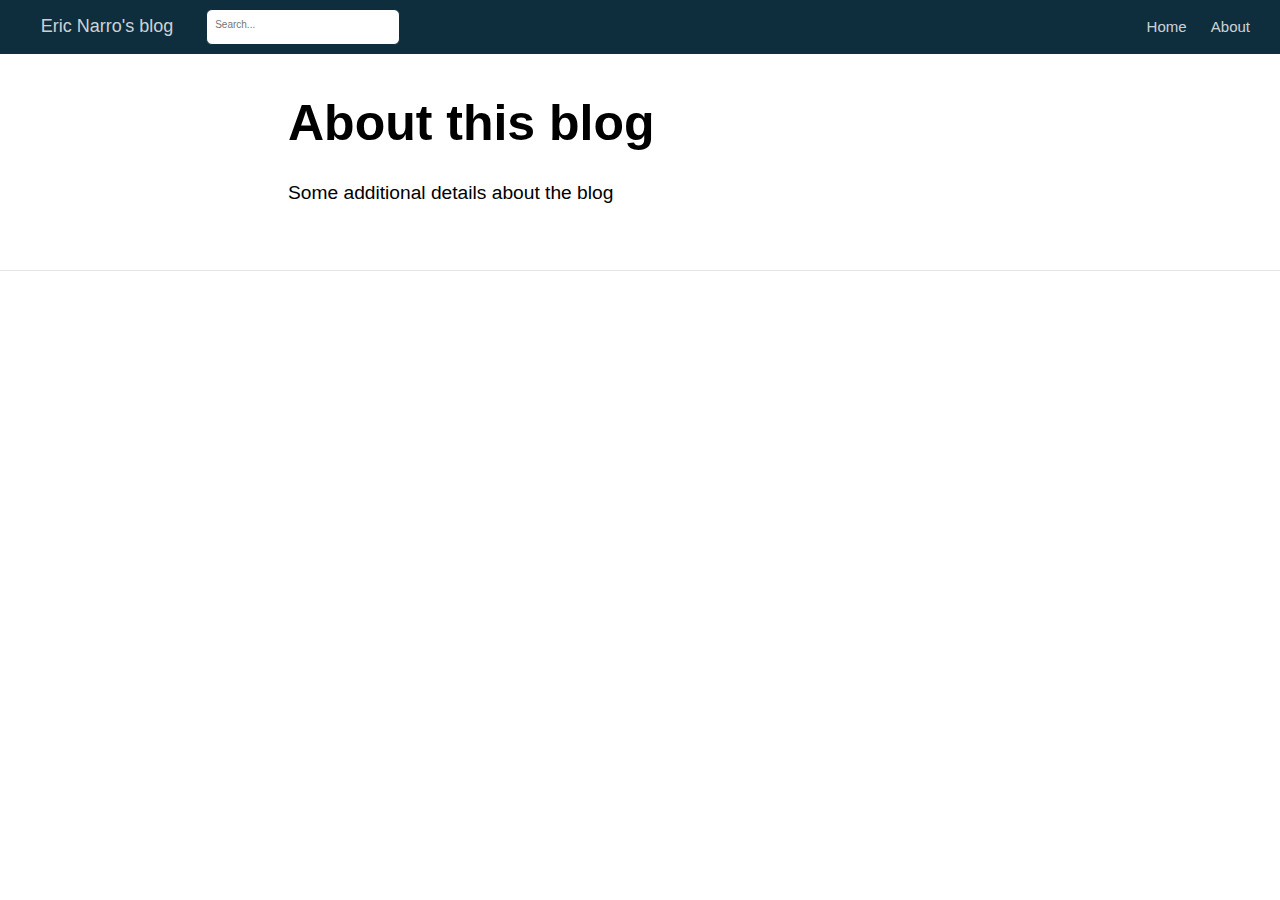
<file: docs/about.html>
<!DOCTYPE html>

<html xmlns="http://www.w3.org/1999/xhtml" lang="" xml:lang="">

<head>
  <meta charset="utf-8"/>
  <meta name="viewport" content="width=device-width, initial-scale=1"/>
  <meta http-equiv="X-UA-Compatible" content="IE=Edge,chrome=1"/>
  <meta name="generator" content="distill" />

  <style type="text/css">
  /* Hide doc at startup (prevent jankiness while JS renders/transforms) */
  body {
    visibility: hidden;
  }
  </style>

 <!--radix_placeholder_import_source-->
 <!--/radix_placeholder_import_source-->

<style type="text/css">code{white-space: pre;}</style>
<style type="text/css" data-origin="pandoc">
pre > code.sourceCode { white-space: pre; position: relative; }
pre > code.sourceCode > span { display: inline-block; line-height: 1.25; }
pre > code.sourceCode > span:empty { height: 1.2em; }
.sourceCode { overflow: visible; }
code.sourceCode > span { color: inherit; text-decoration: inherit; }
div.sourceCode { margin: 1em 0; }
pre.sourceCode { margin: 0; }
@media screen {
div.sourceCode { overflow: auto; }
}
@media print {
pre > code.sourceCode { white-space: pre-wrap; }
pre > code.sourceCode > span { text-indent: -5em; padding-left: 5em; }
}
pre.numberSource code
  { counter-reset: source-line 0; }
pre.numberSource code > span
  { position: relative; left: -4em; counter-increment: source-line; }
pre.numberSource code > span > a:first-child::before
  { content: counter(source-line);
    position: relative; left: -1em; text-align: right; vertical-align: baseline;
    border: none; display: inline-block;
    -webkit-touch-callout: none; -webkit-user-select: none;
    -khtml-user-select: none; -moz-user-select: none;
    -ms-user-select: none; user-select: none;
    padding: 0 4px; width: 4em;
    color: #aaaaaa;
  }
pre.numberSource { margin-left: 3em; border-left: 1px solid #aaaaaa;  padding-left: 4px; }
div.sourceCode
  {   }
@media screen {
pre > code.sourceCode > span > a:first-child::before { text-decoration: underline; }
}
code span.al { color: #ad0000; } /* Alert */
code span.an { color: #5e5e5e; } /* Annotation */
code span.at { } /* Attribute */
code span.bn { color: #ad0000; } /* BaseN */
code span.bu { } /* BuiltIn */
code span.cf { color: #007ba5; } /* ControlFlow */
code span.ch { color: #20794d; } /* Char */
code span.cn { color: #8f5902; } /* Constant */
code span.co { color: #5e5e5e; } /* Comment */
code span.cv { color: #5e5e5e; font-style: italic; } /* CommentVar */
code span.do { color: #5e5e5e; font-style: italic; } /* Documentation */
code span.dt { color: #ad0000; } /* DataType */
code span.dv { color: #ad0000; } /* DecVal */
code span.er { color: #ad0000; } /* Error */
code span.ex { } /* Extension */
code span.fl { color: #ad0000; } /* Float */
code span.fu { color: #4758ab; } /* Function */
code span.im { } /* Import */
code span.in { color: #5e5e5e; } /* Information */
code span.kw { color: #007ba5; } /* Keyword */
code span.op { color: #5e5e5e; } /* Operator */
code span.ot { color: #007ba5; } /* Other */
code span.pp { color: #ad0000; } /* Preprocessor */
code span.sc { color: #5e5e5e; } /* SpecialChar */
code span.ss { color: #20794d; } /* SpecialString */
code span.st { color: #20794d; } /* String */
code span.va { color: #111111; } /* Variable */
code span.vs { color: #20794d; } /* VerbatimString */
code span.wa { color: #5e5e5e; font-style: italic; } /* Warning */
</style>


  <!--radix_placeholder_meta_tags-->
  <title>Eric Narro's blog: About this blog</title>

  <meta property="description" itemprop="description" content="Some additional details about the blog"/>



  <!--  https://developers.facebook.com/docs/sharing/webmasters#markup -->
  <meta property="og:title" content="Eric Narro&#39;s blog: About this blog"/>
  <meta property="og:type" content="article"/>
  <meta property="og:description" content="Some additional details about the blog"/>
  <meta property="og:locale" content="en_US"/>
  <meta property="og:site_name" content="Eric Narro&#39;s blog"/>

  <!--  https://dev.twitter.com/cards/types/summary -->
  <meta property="twitter:card" content="summary"/>
  <meta property="twitter:title" content="Eric Narro&#39;s blog: About this blog"/>
  <meta property="twitter:description" content="Some additional details about the blog"/>

  <!--/radix_placeholder_meta_tags-->
  <!--radix_placeholder_rmarkdown_metadata-->

  <script type="text/json" id="radix-rmarkdown-metadata">
  {"type":"list","attributes":{"names":{"type":"character","attributes":{},"value":["title","description"]}},"value":[{"type":"character","attributes":{},"value":["About this blog"]},{"type":"character","attributes":{},"value":["Some additional details about the blog"]}]}
  </script>
  <!--/radix_placeholder_rmarkdown_metadata-->
  <!--radix_placeholder_navigation_in_header-->
  <meta name="distill:offset" content=""/>

  <script type="application/javascript">

    window.headroom_prevent_pin = false;

    window.document.addEventListener("DOMContentLoaded", function (event) {

      // initialize headroom for banner
      var header = $('header').get(0);
      var headerHeight = header.offsetHeight;
      var headroom = new Headroom(header, {
        tolerance: 5,
        onPin : function() {
          if (window.headroom_prevent_pin) {
            window.headroom_prevent_pin = false;
            headroom.unpin();
          }
        }
      });
      headroom.init();
      if(window.location.hash)
        headroom.unpin();
      $(header).addClass('headroom--transition');

      // offset scroll location for banner on hash change
      // (see: https://github.com/WickyNilliams/headroom.js/issues/38)
      window.addEventListener("hashchange", function(event) {
        window.scrollTo(0, window.pageYOffset - (headerHeight + 25));
      });

      // responsive menu
      $('.distill-site-header').each(function(i, val) {
        var topnav = $(this);
        var toggle = topnav.find('.nav-toggle');
        toggle.on('click', function() {
          topnav.toggleClass('responsive');
        });
      });

      // nav dropdowns
      $('.nav-dropbtn').click(function(e) {
        $(this).next('.nav-dropdown-content').toggleClass('nav-dropdown-active');
        $(this).parent().siblings('.nav-dropdown')
           .children('.nav-dropdown-content').removeClass('nav-dropdown-active');
      });
      $("body").click(function(e){
        $('.nav-dropdown-content').removeClass('nav-dropdown-active');
      });
      $(".nav-dropdown").click(function(e){
        e.stopPropagation();
      });
    });
  </script>

  <style type="text/css">

  /* Theme (user-documented overrideables for nav appearance) */

  .distill-site-nav {
    color: rgba(255, 255, 255, 0.8);
    background-color: #0F2E3D;
    font-size: 15px;
    font-weight: 300;
  }

  .distill-site-nav a {
    color: inherit;
    text-decoration: none;
  }

  .distill-site-nav a:hover {
    color: white;
  }

  @media print {
    .distill-site-nav {
      display: none;
    }
  }

  .distill-site-header {

  }

  .distill-site-footer {

  }


  /* Site Header */

  .distill-site-header {
    width: 100%;
    box-sizing: border-box;
    z-index: 3;
  }

  .distill-site-header .nav-left {
    display: inline-block;
    margin-left: 8px;
  }

  @media screen and (max-width: 768px) {
    .distill-site-header .nav-left {
      margin-left: 0;
    }
  }


  .distill-site-header .nav-right {
    float: right;
    margin-right: 8px;
  }

  .distill-site-header a,
  .distill-site-header .title {
    display: inline-block;
    text-align: center;
    padding: 14px 10px 14px 10px;
  }

  .distill-site-header .title {
    font-size: 18px;
    min-width: 150px;
  }

  .distill-site-header .logo {
    padding: 0;
  }

  .distill-site-header .logo img {
    display: none;
    max-height: 20px;
    width: auto;
    margin-bottom: -4px;
  }

  .distill-site-header .nav-image img {
    max-height: 18px;
    width: auto;
    display: inline-block;
    margin-bottom: -3px;
  }



  @media screen and (min-width: 1000px) {
    .distill-site-header .logo img {
      display: inline-block;
    }
    .distill-site-header .nav-left {
      margin-left: 20px;
    }
    .distill-site-header .nav-right {
      margin-right: 20px;
    }
    .distill-site-header .title {
      padding-left: 12px;
    }
  }


  .distill-site-header .nav-toggle {
    display: none;
  }

  .nav-dropdown {
    display: inline-block;
    position: relative;
  }

  .nav-dropdown .nav-dropbtn {
    border: none;
    outline: none;
    color: rgba(255, 255, 255, 0.8);
    padding: 16px 10px;
    background-color: transparent;
    font-family: inherit;
    font-size: inherit;
    font-weight: inherit;
    margin: 0;
    margin-top: 1px;
    z-index: 2;
  }

  .nav-dropdown-content {
    display: none;
    position: absolute;
    background-color: white;
    min-width: 200px;
    border: 1px solid rgba(0,0,0,0.15);
    border-radius: 4px;
    box-shadow: 0px 8px 16px 0px rgba(0,0,0,0.1);
    z-index: 1;
    margin-top: 2px;
    white-space: nowrap;
    padding-top: 4px;
    padding-bottom: 4px;
  }

  .nav-dropdown-content hr {
    margin-top: 4px;
    margin-bottom: 4px;
    border: none;
    border-bottom: 1px solid rgba(0, 0, 0, 0.1);
  }

  .nav-dropdown-active {
    display: block;
  }

  .nav-dropdown-content a, .nav-dropdown-content .nav-dropdown-header {
    color: black;
    padding: 6px 24px;
    text-decoration: none;
    display: block;
    text-align: left;
  }

  .nav-dropdown-content .nav-dropdown-header {
    display: block;
    padding: 5px 24px;
    padding-bottom: 0;
    text-transform: uppercase;
    font-size: 14px;
    color: #999999;
    white-space: nowrap;
  }

  .nav-dropdown:hover .nav-dropbtn {
    color: white;
  }

  .nav-dropdown-content a:hover {
    background-color: #ddd;
    color: black;
  }

  .nav-right .nav-dropdown-content {
    margin-left: -45%;
    right: 0;
  }

  @media screen and (max-width: 768px) {
    .distill-site-header a, .distill-site-header .nav-dropdown  {display: none;}
    .distill-site-header a.nav-toggle {
      float: right;
      display: block;
    }
    .distill-site-header .title {
      margin-left: 0;
    }
    .distill-site-header .nav-right {
      margin-right: 0;
    }
    .distill-site-header {
      overflow: hidden;
    }
    .nav-right .nav-dropdown-content {
      margin-left: 0;
    }
  }


  @media screen and (max-width: 768px) {
    .distill-site-header.responsive {position: relative; min-height: 500px; }
    .distill-site-header.responsive a.nav-toggle {
      position: absolute;
      right: 0;
      top: 0;
    }
    .distill-site-header.responsive a,
    .distill-site-header.responsive .nav-dropdown {
      display: block;
      text-align: left;
    }
    .distill-site-header.responsive .nav-left,
    .distill-site-header.responsive .nav-right {
      width: 100%;
    }
    .distill-site-header.responsive .nav-dropdown {float: none;}
    .distill-site-header.responsive .nav-dropdown-content {position: relative;}
    .distill-site-header.responsive .nav-dropdown .nav-dropbtn {
      display: block;
      width: 100%;
      text-align: left;
    }
  }

  /* Site Footer */

  .distill-site-footer {
    width: 100%;
    overflow: hidden;
    box-sizing: border-box;
    z-index: 3;
    margin-top: 30px;
    padding-top: 30px;
    padding-bottom: 30px;
    text-align: center;
  }

  /* Headroom */

  d-title {
    padding-top: 6rem;
  }

  @media print {
    d-title {
      padding-top: 4rem;
    }
  }

  .headroom {
    z-index: 1000;
    position: fixed;
    top: 0;
    left: 0;
    right: 0;
  }

  .headroom--transition {
    transition: all .4s ease-in-out;
  }

  .headroom--unpinned {
    top: -100px;
  }

  .headroom--pinned {
    top: 0;
  }

  /* adjust viewport for navbar height */
  /* helps vertically center bootstrap (non-distill) content */
  .min-vh-100 {
    min-height: calc(100vh - 100px) !important;
  }

  </style>

  <script src="site_libs/jquery-3.6.0/jquery-3.6.0.min.js"></script>
  <link href="site_libs/font-awesome-5.1.0/css/all.css" rel="stylesheet"/>
  <link href="site_libs/font-awesome-5.1.0/css/v4-shims.css" rel="stylesheet"/>
  <script src="site_libs/headroom-0.9.4/headroom.min.js"></script>
  <script src="site_libs/autocomplete-0.37.1/autocomplete.min.js"></script>
  <script src="site_libs/fuse-6.4.1/fuse.min.js"></script>

  <script type="application/javascript">

  function getMeta(metaName) {
    var metas = document.getElementsByTagName('meta');
    for (let i = 0; i < metas.length; i++) {
      if (metas[i].getAttribute('name') === metaName) {
        return metas[i].getAttribute('content');
      }
    }
    return '';
  }

  function offsetURL(url) {
    var offset = getMeta('distill:offset');
    return offset ? offset + '/' + url : url;
  }

  function createFuseIndex() {

    // create fuse index
    var options = {
      keys: [
        { name: 'title', weight: 20 },
        { name: 'categories', weight: 15 },
        { name: 'description', weight: 10 },
        { name: 'contents', weight: 5 },
      ],
      ignoreLocation: true,
      threshold: 0
    };
    var fuse = new window.Fuse([], options);

    // fetch the main search.json
    return fetch(offsetURL('search.json'))
      .then(function(response) {
        if (response.status == 200) {
          return response.json().then(function(json) {
            // index main articles
            json.articles.forEach(function(article) {
              fuse.add(article);
            });
            // download collections and index their articles
            return Promise.all(json.collections.map(function(collection) {
              return fetch(offsetURL(collection)).then(function(response) {
                if (response.status === 200) {
                  return response.json().then(function(articles) {
                    articles.forEach(function(article) {
                      fuse.add(article);
                    });
                  })
                } else {
                  return Promise.reject(
                    new Error('Unexpected status from search index request: ' +
                              response.status)
                  );
                }
              });
            })).then(function() {
              return fuse;
            });
          });

        } else {
          return Promise.reject(
            new Error('Unexpected status from search index request: ' +
                        response.status)
          );
        }
      });
  }

  window.document.addEventListener("DOMContentLoaded", function (event) {

    // get search element (bail if we don't have one)
    var searchEl = window.document.getElementById('distill-search');
    if (!searchEl)
      return;

    createFuseIndex()
      .then(function(fuse) {

        // make search box visible
        searchEl.classList.remove('hidden');

        // initialize autocomplete
        var options = {
          autoselect: true,
          hint: false,
          minLength: 2,
        };
        window.autocomplete(searchEl, options, [{
          source: function(query, callback) {
            const searchOptions = {
              isCaseSensitive: false,
              shouldSort: true,
              minMatchCharLength: 2,
              limit: 10,
            };
            var results = fuse.search(query, searchOptions);
            callback(results
              .map(function(result) { return result.item; })
            );
          },
          templates: {
            suggestion: function(suggestion) {
              var img = suggestion.preview && Object.keys(suggestion.preview).length > 0
                ? `<img src="${offsetURL(suggestion.preview)}"</img>`
                : '';
              var html = `
                <div class="search-item">
                  <h3>${suggestion.title}</h3>
                  <div class="search-item-description">
                    ${suggestion.description || ''}
                  </div>
                  <div class="search-item-preview">
                    ${img}
                  </div>
                </div>
              `;
              return html;
            }
          }
        }]).on('autocomplete:selected', function(event, suggestion) {
          window.location.href = offsetURL(suggestion.path);
        });
        // remove inline display style on autocompleter (we want to
        // manage responsive display via css)
        $('.algolia-autocomplete').css("display", "");
      })
      .catch(function(error) {
        console.log(error);
      });

  });

  </script>

  <style type="text/css">

  .nav-search {
    font-size: x-small;
  }

  /* Algolioa Autocomplete */

  .algolia-autocomplete {
    display: inline-block;
    margin-left: 10px;
    vertical-align: sub;
    background-color: white;
    color: black;
    padding: 6px;
    padding-top: 8px;
    padding-bottom: 0;
    border-radius: 6px;
    border: 1px #0F2E3D solid;
    width: 180px;
  }


  @media screen and (max-width: 768px) {
    .distill-site-nav .algolia-autocomplete {
      display: none;
      visibility: hidden;
    }
    .distill-site-nav.responsive .algolia-autocomplete {
      display: inline-block;
      visibility: visible;
    }
    .distill-site-nav.responsive .algolia-autocomplete .aa-dropdown-menu {
      margin-left: 0;
      width: 400px;
      max-height: 400px;
    }
  }

  .algolia-autocomplete .aa-input, .algolia-autocomplete .aa-hint {
    width: 90%;
    outline: none;
    border: none;
  }

  .algolia-autocomplete .aa-hint {
    color: #999;
  }
  .algolia-autocomplete .aa-dropdown-menu {
    width: 550px;
    max-height: 70vh;
    overflow-x: visible;
    overflow-y: scroll;
    padding: 5px;
    margin-top: 3px;
    margin-left: -150px;
    background-color: #fff;
    border-radius: 5px;
    border: 1px solid #999;
    border-top: none;
  }

  .algolia-autocomplete .aa-dropdown-menu .aa-suggestion {
    cursor: pointer;
    padding: 5px 4px;
    border-bottom: 1px solid #eee;
  }

  .algolia-autocomplete .aa-dropdown-menu .aa-suggestion:last-of-type {
    border-bottom: none;
    margin-bottom: 2px;
  }

  .algolia-autocomplete .aa-dropdown-menu .aa-suggestion .search-item {
    overflow: hidden;
    font-size: 0.8em;
    line-height: 1.4em;
  }

  .algolia-autocomplete .aa-dropdown-menu .aa-suggestion .search-item h3 {
    font-size: 1rem;
    margin-block-start: 0;
    margin-block-end: 5px;
  }

  .algolia-autocomplete .aa-dropdown-menu .aa-suggestion .search-item-description {
    display: inline-block;
    overflow: hidden;
    height: 2.8em;
    width: 80%;
    margin-right: 4%;
  }

  .algolia-autocomplete .aa-dropdown-menu .aa-suggestion .search-item-preview {
    display: inline-block;
    width: 15%;
  }

  .algolia-autocomplete .aa-dropdown-menu .aa-suggestion .search-item-preview img {
    height: 3em;
    width: auto;
    display: none;
  }

  .algolia-autocomplete .aa-dropdown-menu .aa-suggestion .search-item-preview img[src] {
    display: initial;
  }

  .algolia-autocomplete .aa-dropdown-menu .aa-suggestion.aa-cursor {
    background-color: #eee;
  }
  .algolia-autocomplete .aa-dropdown-menu .aa-suggestion em {
    font-weight: bold;
    font-style: normal;
  }

  </style>


  <!--/radix_placeholder_navigation_in_header-->
  <!--radix_placeholder_distill-->

  <style type="text/css">

  body {
    background-color: white;
  }

  .pandoc-table {
    width: 100%;
  }

  .pandoc-table>caption {
    margin-bottom: 10px;
  }

  .pandoc-table th:not([align]) {
    text-align: left;
  }

  .pagedtable-footer {
    font-size: 15px;
  }

  d-byline .byline {
    grid-template-columns: 2fr 2fr;
  }

  d-byline .byline h3 {
    margin-block-start: 1.5em;
  }

  d-byline .byline .authors-affiliations h3 {
    margin-block-start: 0.5em;
  }

  .authors-affiliations .orcid-id {
    width: 16px;
    height:16px;
    margin-left: 4px;
    margin-right: 4px;
    vertical-align: middle;
    padding-bottom: 2px;
  }

  d-title .dt-tags {
    margin-top: 1em;
    grid-column: text;
  }

  .dt-tags .dt-tag {
    text-decoration: none;
    display: inline-block;
    color: rgba(0,0,0,0.6);
    padding: 0em 0.4em;
    margin-right: 0.5em;
    margin-bottom: 0.4em;
    font-size: 70%;
    border: 1px solid rgba(0,0,0,0.2);
    border-radius: 3px;
    text-transform: uppercase;
    font-weight: 500;
  }

  d-article table.gt_table td,
  d-article table.gt_table th {
    border-bottom: none;
  }

  .html-widget {
    margin-bottom: 2.0em;
  }

  .l-screen-inset {
    padding-right: 16px;
  }

  .l-screen .caption {
    margin-left: 10px;
  }

  .shaded {
    background: rgb(247, 247, 247);
    padding-top: 20px;
    padding-bottom: 20px;
    border-top: 1px solid rgba(0, 0, 0, 0.1);
    border-bottom: 1px solid rgba(0, 0, 0, 0.1);
  }

  .shaded .html-widget {
    margin-bottom: 0;
    border: 1px solid rgba(0, 0, 0, 0.1);
  }

  .shaded .shaded-content {
    background: white;
  }

  .text-output {
    margin-top: 0;
    line-height: 1.5em;
  }

  .hidden {
    display: none !important;
  }

  d-article {
    padding-top: 2.5rem;
    padding-bottom: 30px;
  }

  d-appendix {
    padding-top: 30px;
  }

  d-article>p>img {
    width: 100%;
  }

  d-article h2 {
    margin: 1rem 0 1.5rem 0;
  }

  d-article h3 {
    margin-top: 1.5rem;
  }

  d-article iframe {
    border: 1px solid rgba(0, 0, 0, 0.1);
    margin-bottom: 2.0em;
    width: 100%;
  }

  /* Tweak code blocks */

  d-article div.sourceCode code,
  d-article pre code {
    font-family: Consolas, Monaco, 'Andale Mono', 'Ubuntu Mono', monospace;
  }

  d-article pre,
  d-article div.sourceCode,
  d-article div.sourceCode pre {
    overflow: auto;
  }

  d-article div.sourceCode {
    background-color: white;
  }

  d-article div.sourceCode pre {
    padding-left: 10px;
    font-size: 12px;
    border-left: 2px solid rgba(0,0,0,0.1);
  }

  d-article pre {
    font-size: 12px;
    color: black;
    background: none;
    margin-top: 0;
    text-align: left;
    white-space: pre;
    word-spacing: normal;
    word-break: normal;
    word-wrap: normal;
    line-height: 1.5;

    -moz-tab-size: 4;
    -o-tab-size: 4;
    tab-size: 4;

    -webkit-hyphens: none;
    -moz-hyphens: none;
    -ms-hyphens: none;
    hyphens: none;
  }

  d-article pre a {
    border-bottom: none;
  }

  d-article pre a:hover {
    border-bottom: none;
    text-decoration: underline;
  }

  d-article details {
    grid-column: text;
    margin-bottom: 0.8em;
  }

  @media(min-width: 768px) {

  d-article pre,
  d-article div.sourceCode,
  d-article div.sourceCode pre {
    overflow: visible !important;
  }

  d-article div.sourceCode pre {
    padding-left: 18px;
    font-size: 14px;
  }

  d-article pre {
    font-size: 14px;
  }

  }

  figure img.external {
    background: white;
    border: 1px solid rgba(0, 0, 0, 0.1);
    box-shadow: 0 1px 8px rgba(0, 0, 0, 0.1);
    padding: 18px;
    box-sizing: border-box;
  }

  /* CSS for d-contents */

  .d-contents {
    grid-column: text;
    color: rgba(0,0,0,0.8);
    font-size: 0.9em;
    padding-bottom: 1em;
    margin-bottom: 1em;
    padding-bottom: 0.5em;
    margin-bottom: 1em;
    padding-left: 0.25em;
    justify-self: start;
  }

  @media(min-width: 1000px) {
    .d-contents.d-contents-float {
      height: 0;
      grid-column-start: 1;
      grid-column-end: 4;
      justify-self: center;
      padding-right: 3em;
      padding-left: 2em;
    }
  }

  .d-contents nav h3 {
    font-size: 18px;
    margin-top: 0;
    margin-bottom: 1em;
  }

  .d-contents li {
    list-style-type: none
  }

  .d-contents nav > ul {
    padding-left: 0;
  }

  .d-contents ul {
    padding-left: 1em
  }

  .d-contents nav ul li {
    margin-top: 0.6em;
    margin-bottom: 0.2em;
  }

  .d-contents nav a {
    font-size: 13px;
    border-bottom: none;
    text-decoration: none
    color: rgba(0, 0, 0, 0.8);
  }

  .d-contents nav a:hover {
    text-decoration: underline solid rgba(0, 0, 0, 0.6)
  }

  .d-contents nav > ul > li > a {
    font-weight: 600;
  }

  .d-contents nav > ul > li > ul {
    font-weight: inherit;
  }

  .d-contents nav > ul > li > ul > li {
    margin-top: 0.2em;
  }


  .d-contents nav ul {
    margin-top: 0;
    margin-bottom: 0.25em;
  }

  .d-article-with-toc h2:nth-child(2) {
    margin-top: 0;
  }


  /* Figure */

  .figure {
    position: relative;
    margin-bottom: 2.5em;
    margin-top: 1.5em;
  }

  .figure img {
    width: 100%;
  }

  .figure .caption {
    color: rgba(0, 0, 0, 0.6);
    font-size: 12px;
    line-height: 1.5em;
  }

  .figure img.external {
    background: white;
    border: 1px solid rgba(0, 0, 0, 0.1);
    box-shadow: 0 1px 8px rgba(0, 0, 0, 0.1);
    padding: 18px;
    box-sizing: border-box;
  }

  .figure .caption a {
    color: rgba(0, 0, 0, 0.6);
  }

  .figure .caption b,
  .figure .caption strong, {
    font-weight: 600;
    color: rgba(0, 0, 0, 1.0);
  }

  /* Citations */

  d-article .citation {
    color: inherit;
    cursor: inherit;
  }

  div.hanging-indent{
    margin-left: 1em; text-indent: -1em;
  }

  /* Citation hover box */

  .tippy-box[data-theme~=light-border] {
    background-color: rgba(250, 250, 250, 0.95);
  }

  .tippy-content > p {
    margin-bottom: 0;
    padding: 2px;
  }


  /* Tweak 1000px media break to show more text */

  @media(min-width: 1000px) {
    .base-grid,
    distill-header,
    d-title,
    d-abstract,
    d-article,
    d-appendix,
    distill-appendix,
    d-byline,
    d-footnote-list,
    d-citation-list,
    distill-footer {
      grid-template-columns: [screen-start] 1fr [page-start kicker-start] 80px [middle-start] 50px [text-start kicker-end] 65px 65px 65px 65px 65px 65px 65px 65px [text-end gutter-start] 65px [middle-end] 65px [page-end gutter-end] 1fr [screen-end];
      grid-column-gap: 16px;
    }

    .grid {
      grid-column-gap: 16px;
    }

    d-article {
      font-size: 1.06rem;
      line-height: 1.7em;
    }
    figure .caption, .figure .caption, figure figcaption {
      font-size: 13px;
    }
  }

  @media(min-width: 1180px) {
    .base-grid,
    distill-header,
    d-title,
    d-abstract,
    d-article,
    d-appendix,
    distill-appendix,
    d-byline,
    d-footnote-list,
    d-citation-list,
    distill-footer {
      grid-template-columns: [screen-start] 1fr [page-start kicker-start] 60px [middle-start] 60px [text-start kicker-end] 60px 60px 60px 60px 60px 60px 60px 60px [text-end gutter-start] 60px [middle-end] 60px [page-end gutter-end] 1fr [screen-end];
      grid-column-gap: 32px;
    }

    .grid {
      grid-column-gap: 32px;
    }
  }


  /* Get the citation styles for the appendix (not auto-injected on render since
     we do our own rendering of the citation appendix) */

  d-appendix .citation-appendix,
  .d-appendix .citation-appendix {
    font-size: 11px;
    line-height: 15px;
    border-left: 1px solid rgba(0, 0, 0, 0.1);
    padding-left: 18px;
    border: 1px solid rgba(0,0,0,0.1);
    background: rgba(0, 0, 0, 0.02);
    padding: 10px 18px;
    border-radius: 3px;
    color: rgba(150, 150, 150, 1);
    overflow: hidden;
    margin-top: -12px;
    white-space: pre-wrap;
    word-wrap: break-word;
  }

  /* Include appendix styles here so they can be overridden */

  d-appendix {
    contain: layout style;
    font-size: 0.8em;
    line-height: 1.7em;
    margin-top: 60px;
    margin-bottom: 0;
    border-top: 1px solid rgba(0, 0, 0, 0.1);
    color: rgba(0,0,0,0.5);
    padding-top: 60px;
    padding-bottom: 48px;
  }

  d-appendix h3 {
    grid-column: page-start / text-start;
    font-size: 15px;
    font-weight: 500;
    margin-top: 1em;
    margin-bottom: 0;
    color: rgba(0,0,0,0.65);
  }

  d-appendix h3 + * {
    margin-top: 1em;
  }

  d-appendix ol {
    padding: 0 0 0 15px;
  }

  @media (min-width: 768px) {
    d-appendix ol {
      padding: 0 0 0 30px;
      margin-left: -30px;
    }
  }

  d-appendix li {
    margin-bottom: 1em;
  }

  d-appendix a {
    color: rgba(0, 0, 0, 0.6);
  }

  d-appendix > * {
    grid-column: text;
  }

  d-appendix > d-footnote-list,
  d-appendix > d-citation-list,
  d-appendix > distill-appendix {
    grid-column: screen;
  }

  /* Include footnote styles here so they can be overridden */

  d-footnote-list {
    contain: layout style;
  }

  d-footnote-list > * {
    grid-column: text;
  }

  d-footnote-list a.footnote-backlink {
    color: rgba(0,0,0,0.3);
    padding-left: 0.5em;
  }



  /* Anchor.js */

  .anchorjs-link {
    /*transition: all .25s linear; */
    text-decoration: none;
    border-bottom: none;
  }
  *:hover > .anchorjs-link {
    margin-left: -1.125em !important;
    text-decoration: none;
    border-bottom: none;
  }

  /* Social footer */

  .social_footer {
    margin-top: 30px;
    margin-bottom: 0;
    color: rgba(0,0,0,0.67);
  }

  .disqus-comments {
    margin-right: 30px;
  }

  .disqus-comment-count {
    border-bottom: 1px solid rgba(0, 0, 0, 0.4);
    cursor: pointer;
  }

  #disqus_thread {
    margin-top: 30px;
  }

  .article-sharing a {
    border-bottom: none;
    margin-right: 8px;
  }

  .article-sharing a:hover {
    border-bottom: none;
  }

  .sidebar-section.subscribe {
    font-size: 12px;
    line-height: 1.6em;
  }

  .subscribe p {
    margin-bottom: 0.5em;
  }


  .article-footer .subscribe {
    font-size: 15px;
    margin-top: 45px;
  }


  .sidebar-section.custom {
    font-size: 12px;
    line-height: 1.6em;
  }

  .custom p {
    margin-bottom: 0.5em;
  }

  /* Styles for listing layout (hide title) */
  .layout-listing d-title, .layout-listing .d-title {
    display: none;
  }

  /* Styles for posts lists (not auto-injected) */


  .posts-with-sidebar {
    padding-left: 45px;
    padding-right: 45px;
  }

  .posts-list .description h2,
  .posts-list .description p {
    font-family: -apple-system, BlinkMacSystemFont, "Segoe UI", Roboto, Oxygen, Ubuntu, Cantarell, "Fira Sans", "Droid Sans", "Helvetica Neue", Arial, sans-serif;
  }

  .posts-list .description h2 {
    font-weight: 700;
    border-bottom: none;
    padding-bottom: 0;
  }

  .posts-list h2.post-tag {
    border-bottom: 1px solid rgba(0, 0, 0, 0.2);
    padding-bottom: 12px;
  }
  .posts-list {
    margin-top: 60px;
    margin-bottom: 24px;
  }

  .posts-list .post-preview {
    text-decoration: none;
    overflow: hidden;
    display: block;
    border-bottom: 1px solid rgba(0, 0, 0, 0.1);
    padding: 24px 0;
  }

  .post-preview-last {
    border-bottom: none !important;
  }

  .posts-list .posts-list-caption {
    grid-column: screen;
    font-weight: 400;
  }

  .posts-list .post-preview h2 {
    margin: 0 0 6px 0;
    line-height: 1.2em;
    font-style: normal;
    font-size: 24px;
  }

  .posts-list .post-preview p {
    margin: 0 0 12px 0;
    line-height: 1.4em;
    font-size: 16px;
  }

  .posts-list .post-preview .thumbnail {
    box-sizing: border-box;
    margin-bottom: 24px;
    position: relative;
    max-width: 500px;
  }
  .posts-list .post-preview img {
    width: 100%;
    display: block;
  }

  .posts-list .metadata {
    font-size: 12px;
    line-height: 1.4em;
    margin-bottom: 18px;
  }

  .posts-list .metadata > * {
    display: inline-block;
  }

  .posts-list .metadata .publishedDate {
    margin-right: 2em;
  }

  .posts-list .metadata .dt-authors {
    display: block;
    margin-top: 0.3em;
    margin-right: 2em;
  }

  .posts-list .dt-tags {
    display: block;
    line-height: 1em;
  }

  .posts-list .dt-tags .dt-tag {
    display: inline-block;
    color: rgba(0,0,0,0.6);
    padding: 0.3em 0.4em;
    margin-right: 0.2em;
    margin-bottom: 0.4em;
    font-size: 60%;
    border: 1px solid rgba(0,0,0,0.2);
    border-radius: 3px;
    text-transform: uppercase;
    font-weight: 500;
  }

  .posts-list img {
    opacity: 1;
  }

  .posts-list img[data-src] {
    opacity: 0;
  }

  .posts-more {
    clear: both;
  }


  .posts-sidebar {
    font-size: 16px;
  }

  .posts-sidebar h3 {
    font-size: 16px;
    margin-top: 0;
    margin-bottom: 0.5em;
    font-weight: 400;
    text-transform: uppercase;
  }

  .sidebar-section {
    margin-bottom: 30px;
  }

  .categories ul {
    list-style-type: none;
    margin: 0;
    padding: 0;
  }

  .categories li {
    color: rgba(0, 0, 0, 0.8);
    margin-bottom: 0;
  }

  .categories li>a {
    border-bottom: none;
  }

  .categories li>a:hover {
    border-bottom: 1px solid rgba(0, 0, 0, 0.4);
  }

  .categories .active {
    font-weight: 600;
  }

  .categories .category-count {
    color: rgba(0, 0, 0, 0.4);
  }


  @media(min-width: 768px) {
    .posts-list .post-preview h2 {
      font-size: 26px;
    }
    .posts-list .post-preview .thumbnail {
      float: right;
      width: 30%;
      margin-bottom: 0;
    }
    .posts-list .post-preview .description {
      float: left;
      width: 45%;
    }
    .posts-list .post-preview .metadata {
      float: left;
      width: 20%;
      margin-top: 8px;
    }
    .posts-list .post-preview p {
      margin: 0 0 12px 0;
      line-height: 1.5em;
      font-size: 16px;
    }
    .posts-with-sidebar .posts-list {
      float: left;
      width: 75%;
    }
    .posts-with-sidebar .posts-sidebar {
      float: right;
      width: 20%;
      margin-top: 60px;
      padding-top: 24px;
      padding-bottom: 24px;
    }
  }


  /* Improve display for browsers without grid (IE/Edge <= 15) */

  .downlevel {
    line-height: 1.6em;
    font-family: -apple-system, BlinkMacSystemFont, "Segoe UI", Roboto, Oxygen, Ubuntu, Cantarell, "Fira Sans", "Droid Sans", "Helvetica Neue", Arial, sans-serif;
    margin: 0;
  }

  .downlevel .d-title {
    padding-top: 6rem;
    padding-bottom: 1.5rem;
  }

  .downlevel .d-title h1 {
    font-size: 50px;
    font-weight: 700;
    line-height: 1.1em;
    margin: 0 0 0.5rem;
  }

  .downlevel .d-title p {
    font-weight: 300;
    font-size: 1.2rem;
    line-height: 1.55em;
    margin-top: 0;
  }

  .downlevel .d-byline {
    padding-top: 0.8em;
    padding-bottom: 0.8em;
    font-size: 0.8rem;
    line-height: 1.8em;
  }

  .downlevel .section-separator {
    border: none;
    border-top: 1px solid rgba(0, 0, 0, 0.1);
  }

  .downlevel .d-article {
    font-size: 1.06rem;
    line-height: 1.7em;
    padding-top: 1rem;
    padding-bottom: 2rem;
  }


  .downlevel .d-appendix {
    padding-left: 0;
    padding-right: 0;
    max-width: none;
    font-size: 0.8em;
    line-height: 1.7em;
    margin-bottom: 0;
    color: rgba(0,0,0,0.5);
    padding-top: 40px;
    padding-bottom: 48px;
  }

  .downlevel .footnotes ol {
    padding-left: 13px;
  }

  .downlevel .base-grid,
  .downlevel .distill-header,
  .downlevel .d-title,
  .downlevel .d-abstract,
  .downlevel .d-article,
  .downlevel .d-appendix,
  .downlevel .distill-appendix,
  .downlevel .d-byline,
  .downlevel .d-footnote-list,
  .downlevel .d-citation-list,
  .downlevel .distill-footer,
  .downlevel .appendix-bottom,
  .downlevel .posts-container {
    padding-left: 40px;
    padding-right: 40px;
  }

  @media(min-width: 768px) {
    .downlevel .base-grid,
    .downlevel .distill-header,
    .downlevel .d-title,
    .downlevel .d-abstract,
    .downlevel .d-article,
    .downlevel .d-appendix,
    .downlevel .distill-appendix,
    .downlevel .d-byline,
    .downlevel .d-footnote-list,
    .downlevel .d-citation-list,
    .downlevel .distill-footer,
    .downlevel .appendix-bottom,
    .downlevel .posts-container {
    padding-left: 150px;
    padding-right: 150px;
    max-width: 900px;
  }
  }

  .downlevel pre code {
    display: block;
    border-left: 2px solid rgba(0, 0, 0, .1);
    padding: 0 0 0 20px;
    font-size: 14px;
  }

  .downlevel code, .downlevel pre {
    color: black;
    background: none;
    font-family: Consolas, Monaco, 'Andale Mono', 'Ubuntu Mono', monospace;
    text-align: left;
    white-space: pre;
    word-spacing: normal;
    word-break: normal;
    word-wrap: normal;
    line-height: 1.5;

    -moz-tab-size: 4;
    -o-tab-size: 4;
    tab-size: 4;

    -webkit-hyphens: none;
    -moz-hyphens: none;
    -ms-hyphens: none;
    hyphens: none;
  }

  .downlevel .posts-list .post-preview {
    color: inherit;
  }



  </style>

  <script type="application/javascript">

  function is_downlevel_browser() {
    if (bowser.isUnsupportedBrowser({ msie: "12", msedge: "16"},
                                   window.navigator.userAgent)) {
      return true;
    } else {
      return window.load_distill_framework === undefined;
    }
  }

  // show body when load is complete
  function on_load_complete() {

    // add anchors
    if (window.anchors) {
      window.anchors.options.placement = 'left';
      window.anchors.add('d-article > h2, d-article > h3, d-article > h4, d-article > h5');
    }


    // set body to visible
    document.body.style.visibility = 'visible';

    // force redraw for leaflet widgets
    if (window.HTMLWidgets) {
      var maps = window.HTMLWidgets.findAll(".leaflet");
      $.each(maps, function(i, el) {
        var map = this.getMap();
        map.invalidateSize();
        map.eachLayer(function(layer) {
          if (layer instanceof L.TileLayer)
            layer.redraw();
        });
      });
    }

    // trigger 'shown' so htmlwidgets resize
    $('d-article').trigger('shown');
  }

  function init_distill() {

    init_common();

    // create front matter
    var front_matter = $('<d-front-matter></d-front-matter>');
    $('#distill-front-matter').wrap(front_matter);

    // create d-title
    $('.d-title').changeElementType('d-title');

    // create d-byline
    var byline = $('<d-byline></d-byline>');
    $('.d-byline').replaceWith(byline);

    // create d-article
    var article = $('<d-article></d-article>');
    $('.d-article').wrap(article).children().unwrap();

    // move posts container into article
    $('.posts-container').appendTo($('d-article'));

    // create d-appendix
    $('.d-appendix').changeElementType('d-appendix');

    // flag indicating that we have appendix items
    var appendix = $('.appendix-bottom').children('h3').length > 0;

    // replace footnotes with <d-footnote>
    $('.footnote-ref').each(function(i, val) {
      appendix = true;
      var href = $(this).attr('href');
      var id = href.replace('#', '');
      var fn = $('#' + id);
      var fn_p = $('#' + id + '>p');
      fn_p.find('.footnote-back').remove();
      var text = fn_p.html();
      var dtfn = $('<d-footnote></d-footnote>');
      dtfn.html(text);
      $(this).replaceWith(dtfn);
    });
    // remove footnotes
    $('.footnotes').remove();

    // move refs into #references-listing
    $('#references-listing').replaceWith($('#refs'));

    $('h1.appendix, h2.appendix').each(function(i, val) {
      $(this).changeElementType('h3');
    });
    $('h3.appendix').each(function(i, val) {
      var id = $(this).attr('id');
      $('.d-contents a[href="#' + id + '"]').parent().remove();
      appendix = true;
      $(this).nextUntil($('h1, h2, h3')).addBack().appendTo($('d-appendix'));
    });

    // show d-appendix if we have appendix content
    $("d-appendix").css('display', appendix ? 'grid' : 'none');

    // localize layout chunks to just output
    $('.layout-chunk').each(function(i, val) {

      // capture layout
      var layout = $(this).attr('data-layout');

      // apply layout to markdown level block elements
      var elements = $(this).children().not('details, div.sourceCode, pre, script');
      elements.each(function(i, el) {
        var layout_div = $('<div class="' + layout + '"></div>');
        if (layout_div.hasClass('shaded')) {
          var shaded_content = $('<div class="shaded-content"></div>');
          $(this).wrap(shaded_content);
          $(this).parent().wrap(layout_div);
        } else {
          $(this).wrap(layout_div);
        }
      });


      // unwrap the layout-chunk div
      $(this).children().unwrap();
    });

    // remove code block used to force  highlighting css
    $('.distill-force-highlighting-css').parent().remove();

    // remove empty line numbers inserted by pandoc when using a
    // custom syntax highlighting theme
    $('code.sourceCode a:empty').remove();

    // load distill framework
    load_distill_framework();

    // wait for window.distillRunlevel == 4 to do post processing
    function distill_post_process() {

      if (!window.distillRunlevel || window.distillRunlevel < 4)
        return;

      // hide author/affiliations entirely if we have no authors
      var front_matter = JSON.parse($("#distill-front-matter").html());
      var have_authors = front_matter.authors && front_matter.authors.length > 0;
      if (!have_authors)
        $('d-byline').addClass('hidden');

      // article with toc class
      $('.d-contents').parent().addClass('d-article-with-toc');

      // strip links that point to #
      $('.authors-affiliations').find('a[href="#"]').removeAttr('href');

      // add orcid ids
      $('.authors-affiliations').find('.author').each(function(i, el) {
        var orcid_id = front_matter.authors[i].orcidID;
        if (orcid_id) {
          var a = $('<a></a>');
          a.attr('href', 'https://orcid.org/' + orcid_id);
          var img = $('<img></img>');
          img.addClass('orcid-id');
          img.attr('alt', 'ORCID ID');
          img.attr('src','[data-uri]');
          a.append(img);
          $(this).append(a);
        }
      });

      // hide elements of author/affiliations grid that have no value
      function hide_byline_column(caption) {
        $('d-byline').find('h3:contains("' + caption + '")').parent().css('visibility', 'hidden');
      }

      // affiliations
      var have_affiliations = false;
      for (var i = 0; i<front_matter.authors.length; ++i) {
        var author = front_matter.authors[i];
        if (author.affiliation !== "&nbsp;") {
          have_affiliations = true;
          break;
        }
      }
      if (!have_affiliations)
        $('d-byline').find('h3:contains("Affiliations")').css('visibility', 'hidden');

      // published date
      if (!front_matter.publishedDate)
        hide_byline_column("Published");

      // document object identifier
      var doi = $('d-byline').find('h3:contains("DOI")');
      var doi_p = doi.next().empty();
      if (!front_matter.doi) {
        // if we have a citation and valid citationText then link to that
        if ($('#citation').length > 0 && front_matter.citationText) {
          doi.html('Citation');
          $('<a href="#citation"></a>')
            .text(front_matter.citationText)
            .appendTo(doi_p);
        } else {
          hide_byline_column("DOI");
        }
      } else {
        $('<a></a>')
           .attr('href', "https://doi.org/" + front_matter.doi)
           .html(front_matter.doi)
           .appendTo(doi_p);
      }

       // change plural form of authors/affiliations
      if (front_matter.authors.length === 1) {
        var grid = $('.authors-affiliations');
        grid.children('h3:contains("Authors")').text('Author');
        grid.children('h3:contains("Affiliations")').text('Affiliation');
      }

      // remove d-appendix and d-footnote-list local styles
      $('d-appendix > style:first-child').remove();
      $('d-footnote-list > style:first-child').remove();

      // move appendix-bottom entries to the bottom
      $('.appendix-bottom').appendTo('d-appendix').children().unwrap();
      $('.appendix-bottom').remove();

      // hoverable references
      $('span.citation[data-cites]').each(function() {
        var refs = $(this).attr('data-cites').split(" ");
        var refHtml = refs.map(function(ref) {
          return "<p>" + $('#ref-' + ref).html() + "</p>";
        }).join("\n");
        window.tippy(this, {
          allowHTML: true,
          content: refHtml,
          maxWidth: 500,
          interactive: true,
          interactiveBorder: 10,
          theme: 'light-border',
          placement: 'bottom-start'
        });
      });

      // clear polling timer
      clearInterval(tid);

      // show body now that everything is ready
      on_load_complete();
    }

    var tid = setInterval(distill_post_process, 50);
    distill_post_process();

  }

  function init_downlevel() {

    init_common();

     // insert hr after d-title
    $('.d-title').after($('<hr class="section-separator"/>'));

    // check if we have authors
    var front_matter = JSON.parse($("#distill-front-matter").html());
    var have_authors = front_matter.authors && front_matter.authors.length > 0;

    // manage byline/border
    if (!have_authors)
      $('.d-byline').remove();
    $('.d-byline').after($('<hr class="section-separator"/>'));
    $('.d-byline a').remove();

    // remove toc
    $('.d-contents').remove();

    // move appendix elements
    $('h1.appendix, h2.appendix').each(function(i, val) {
      $(this).changeElementType('h3');
    });
    $('h3.appendix').each(function(i, val) {
      $(this).nextUntil($('h1, h2, h3')).addBack().appendTo($('.d-appendix'));
    });


    // inject headers into references and footnotes
    var refs_header = $('<h3></h3>');
    refs_header.text('References');
    $('#refs').prepend(refs_header);

    var footnotes_header = $('<h3></h3');
    footnotes_header.text('Footnotes');
    $('.footnotes').children('hr').first().replaceWith(footnotes_header);

    // move appendix-bottom entries to the bottom
    $('.appendix-bottom').appendTo('.d-appendix').children().unwrap();
    $('.appendix-bottom').remove();

    // remove appendix if it's empty
    if ($('.d-appendix').children().length === 0)
      $('.d-appendix').remove();

    // prepend separator above appendix
    $('.d-appendix').before($('<hr class="section-separator" style="clear: both"/>'));

    // trim code
    $('pre>code').each(function(i, val) {
      $(this).html($.trim($(this).html()));
    });

    // move posts-container right before article
    $('.posts-container').insertBefore($('.d-article'));

    $('body').addClass('downlevel');

    on_load_complete();
  }


  function init_common() {

    // jquery plugin to change element types
    (function($) {
      $.fn.changeElementType = function(newType) {
        var attrs = {};

        $.each(this[0].attributes, function(idx, attr) {
          attrs[attr.nodeName] = attr.nodeValue;
        });

        this.replaceWith(function() {
          return $("<" + newType + "/>", attrs).append($(this).contents());
        });
      };
    })(jQuery);

    // prevent underline for linked images
    $('a > img').parent().css({'border-bottom' : 'none'});

    // mark non-body figures created by knitr chunks as 100% width
    $('.layout-chunk').each(function(i, val) {
      var figures = $(this).find('img, .html-widget');
      if ($(this).attr('data-layout') !== "l-body") {
        figures.css('width', '100%');
      } else {
        figures.css('max-width', '100%');
        figures.filter("[width]").each(function(i, val) {
          var fig = $(this);
          fig.css('width', fig.attr('width') + 'px');
        });

      }
    });

    // auto-append index.html to post-preview links in file: protocol
    // and in rstudio ide preview
    $('.post-preview').each(function(i, val) {
      if (window.location.protocol === "file:")
        $(this).attr('href', $(this).attr('href') + "index.html");
    });

    // get rid of index.html references in header
    if (window.location.protocol !== "file:") {
      $('.distill-site-header a[href]').each(function(i,val) {
        $(this).attr('href', $(this).attr('href').replace("index.html", "./"));
      });
    }

    // add class to pandoc style tables
    $('tr.header').parent('thead').parent('table').addClass('pandoc-table');
    $('.kable-table').children('table').addClass('pandoc-table');

    // add figcaption style to table captions
    $('caption').parent('table').addClass("figcaption");

    // initialize posts list
    if (window.init_posts_list)
      window.init_posts_list();

    // implmement disqus comment link
    $('.disqus-comment-count').click(function() {
      window.headroom_prevent_pin = true;
      $('#disqus_thread').toggleClass('hidden');
      if (!$('#disqus_thread').hasClass('hidden')) {
        var offset = $(this).offset();
        $(window).resize();
        $('html, body').animate({
          scrollTop: offset.top - 35
        });
      }
    });
  }

  document.addEventListener('DOMContentLoaded', function() {
    if (is_downlevel_browser())
      init_downlevel();
    else
      window.addEventListener('WebComponentsReady', init_distill);
  });

  </script>

  <!--/radix_placeholder_distill-->
  <script src="site_libs/header-attrs-2.14/header-attrs.js"></script>
  <script src="site_libs/popper-2.6.0/popper.min.js"></script>
  <link href="site_libs/tippy-6.2.7/tippy.css" rel="stylesheet" />
  <link href="site_libs/tippy-6.2.7/tippy-light-border.css" rel="stylesheet" />
  <script src="site_libs/tippy-6.2.7/tippy.umd.min.js"></script>
  <script src="site_libs/anchor-4.2.2/anchor.min.js"></script>
  <script src="site_libs/bowser-1.9.3/bowser.min.js"></script>
  <script src="site_libs/webcomponents-2.0.0/webcomponents.js"></script>
  <script src="site_libs/distill-2.2.21/template.v2.js"></script>
  <!--radix_placeholder_site_in_header-->
  <!--/radix_placeholder_site_in_header-->


</head>

<body>

<!--radix_placeholder_front_matter-->

<script id="distill-front-matter" type="text/json">
{"title":"About this blog","description":"Some additional details about the blog","authors":[]}
</script>

<!--/radix_placeholder_front_matter-->
<!--radix_placeholder_navigation_before_body-->
<header class="header header--fixed" role="banner">
<nav class="distill-site-nav distill-site-header">
<div class="nav-left">
<a href="index.html" class="title">Eric Narro's blog</a>
<input id="distill-search" class="nav-search hidden" type="text" placeholder="Search..."/>
</div>
<div class="nav-right">
<a href="index.html">Home</a>
<a href="about.html">About</a>
<a href="javascript:void(0);" class="nav-toggle">&#9776;</a>
</div>
</nav>
</header>
<!--/radix_placeholder_navigation_before_body-->
<!--radix_placeholder_site_before_body-->
<!--/radix_placeholder_site_before_body-->

<div class="d-title">
<h1>About this blog</h1>
<!--radix_placeholder_categories-->
<!--/radix_placeholder_categories-->
<p><p>Some additional details about the blog</p></p>
</div>


<div class="d-article">
<div class="sourceCode" id="cb1"><pre
class="sourceCode r distill-force-highlighting-css"><code class="sourceCode r"></code></pre></div>
<!--radix_placeholder_article_footer-->
<!--/radix_placeholder_article_footer-->
</div>

<div class="d-appendix">
</div>


<!--radix_placeholder_site_after_body-->
<!--/radix_placeholder_site_after_body-->
<!--radix_placeholder_appendices-->
<div class="appendix-bottom"></div>
<!--/radix_placeholder_appendices-->
<!--radix_placeholder_navigation_after_body-->
<!--/radix_placeholder_navigation_after_body-->

</body>

</html>
</file>
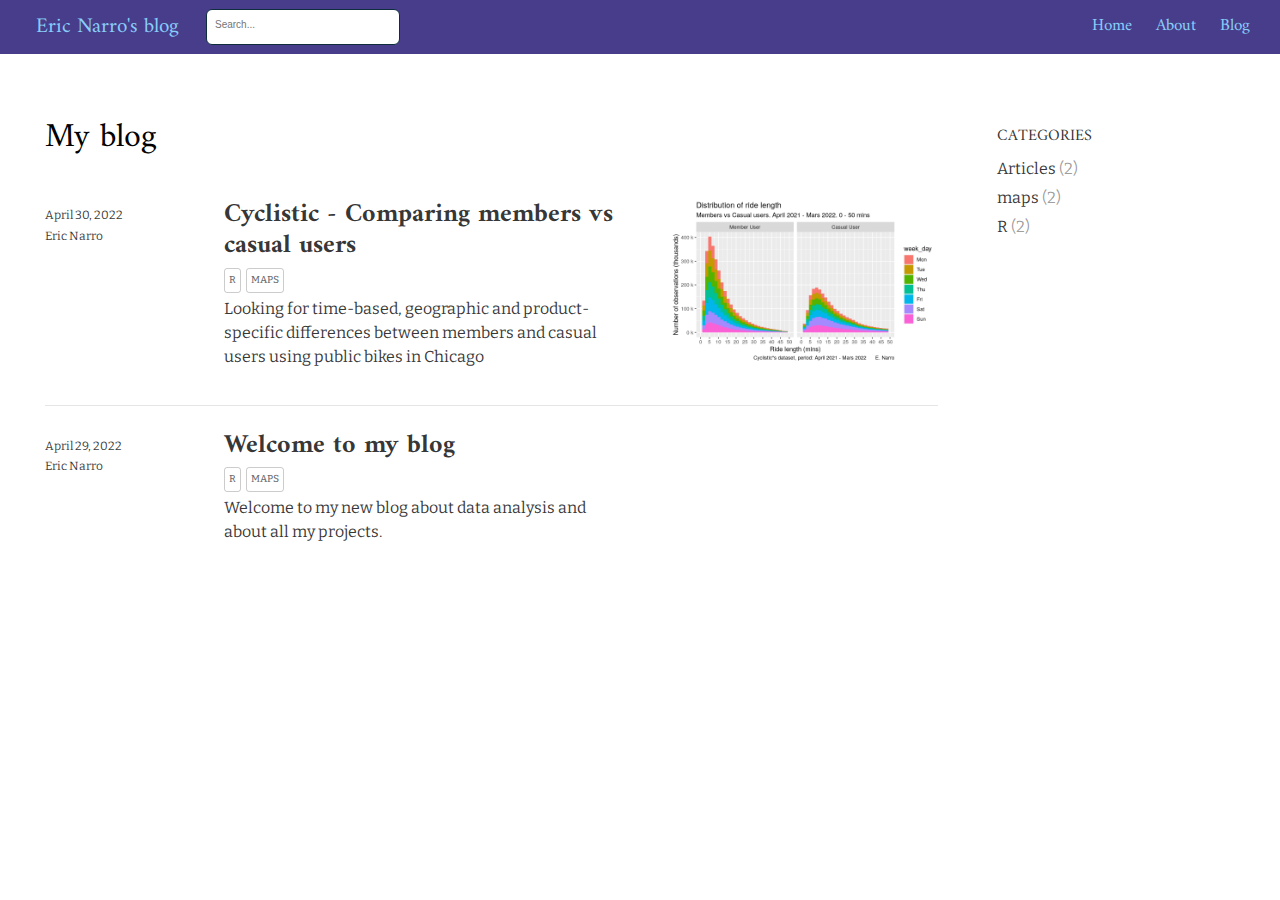
<file: docs/blog.html>
<!DOCTYPE html>

<html xmlns="http://www.w3.org/1999/xhtml" lang="" xml:lang="">

<head>
  <meta charset="utf-8"/>
  <meta name="viewport" content="width=device-width, initial-scale=1"/>
  <meta http-equiv="X-UA-Compatible" content="IE=Edge,chrome=1"/>
  <meta name="generator" content="distill" />

  <style type="text/css">
  /* Hide doc at startup (prevent jankiness while JS renders/transforms) */
  body {
    visibility: hidden;
  }
  </style>

 <!--radix_placeholder_import_source-->
 <!--/radix_placeholder_import_source-->

<style type="text/css">code{white-space: pre;}</style>
<style type="text/css" data-origin="pandoc">
pre > code.sourceCode { white-space: pre; position: relative; }
pre > code.sourceCode > span { display: inline-block; line-height: 1.25; }
pre > code.sourceCode > span:empty { height: 1.2em; }
.sourceCode { overflow: visible; }
code.sourceCode > span { color: inherit; text-decoration: inherit; }
div.sourceCode { margin: 1em 0; }
pre.sourceCode { margin: 0; }
@media screen {
div.sourceCode { overflow: auto; }
}
@media print {
pre > code.sourceCode { white-space: pre-wrap; }
pre > code.sourceCode > span { text-indent: -5em; padding-left: 5em; }
}
pre.numberSource code
  { counter-reset: source-line 0; }
pre.numberSource code > span
  { position: relative; left: -4em; counter-increment: source-line; }
pre.numberSource code > span > a:first-child::before
  { content: counter(source-line);
    position: relative; left: -1em; text-align: right; vertical-align: baseline;
    border: none; display: inline-block;
    -webkit-touch-callout: none; -webkit-user-select: none;
    -khtml-user-select: none; -moz-user-select: none;
    -ms-user-select: none; user-select: none;
    padding: 0 4px; width: 4em;
    color: #aaaaaa;
  }
pre.numberSource { margin-left: 3em; border-left: 1px solid #aaaaaa;  padding-left: 4px; }
div.sourceCode
  {   }
@media screen {
pre > code.sourceCode > span > a:first-child::before { text-decoration: underline; }
}
code span.al { color: #ad0000; } /* Alert */
code span.an { color: #5e5e5e; } /* Annotation */
code span.at { } /* Attribute */
code span.bn { color: #ad0000; } /* BaseN */
code span.bu { } /* BuiltIn */
code span.cf { color: #007ba5; } /* ControlFlow */
code span.ch { color: #20794d; } /* Char */
code span.cn { color: #8f5902; } /* Constant */
code span.co { color: #5e5e5e; } /* Comment */
code span.cv { color: #5e5e5e; font-style: italic; } /* CommentVar */
code span.do { color: #5e5e5e; font-style: italic; } /* Documentation */
code span.dt { color: #ad0000; } /* DataType */
code span.dv { color: #ad0000; } /* DecVal */
code span.er { color: #ad0000; } /* Error */
code span.ex { } /* Extension */
code span.fl { color: #ad0000; } /* Float */
code span.fu { color: #4758ab; } /* Function */
code span.im { } /* Import */
code span.in { color: #5e5e5e; } /* Information */
code span.kw { color: #007ba5; } /* Keyword */
code span.op { color: #5e5e5e; } /* Operator */
code span.ot { color: #007ba5; } /* Other */
code span.pp { color: #ad0000; } /* Preprocessor */
code span.sc { color: #5e5e5e; } /* SpecialChar */
code span.ss { color: #20794d; } /* SpecialString */
code span.st { color: #20794d; } /* String */
code span.va { color: #111111; } /* Variable */
code span.vs { color: #20794d; } /* VerbatimString */
code span.wa { color: #5e5e5e; font-style: italic; } /* Warning */
</style>


  <!--radix_placeholder_meta_tags-->
  <title>Eric Narro's blog: My blog</title>




  <!--  https://developers.facebook.com/docs/sharing/webmasters#markup -->
  <meta property="og:title" content="Eric Narro&#39;s blog: My blog"/>
  <meta property="og:type" content="article"/>
  <meta property="og:locale" content="en_US"/>
  <meta property="og:site_name" content="Eric Narro&#39;s blog"/>

  <!--  https://dev.twitter.com/cards/types/summary -->
  <meta property="twitter:card" content="summary"/>
  <meta property="twitter:title" content="Eric Narro&#39;s blog: My blog"/>

  <!--/radix_placeholder_meta_tags-->
  <!--radix_placeholder_rmarkdown_metadata-->

  <script type="text/json" id="radix-rmarkdown-metadata">
  {"type":"list","attributes":{"names":{"type":"character","attributes":{},"value":["title","listing"]}},"value":[{"type":"character","attributes":{},"value":["My blog"]},{"type":"character","attributes":{},"value":["posts"]}]}
  </script>
  <!--/radix_placeholder_rmarkdown_metadata-->
  <!--radix_placeholder_navigation_in_header-->
  <meta name="distill:offset" content=""/>

  <script type="application/javascript">

    window.headroom_prevent_pin = false;

    window.document.addEventListener("DOMContentLoaded", function (event) {

      // initialize headroom for banner
      var header = $('header').get(0);
      var headerHeight = header.offsetHeight;
      var headroom = new Headroom(header, {
        tolerance: 5,
        onPin : function() {
          if (window.headroom_prevent_pin) {
            window.headroom_prevent_pin = false;
            headroom.unpin();
          }
        }
      });
      headroom.init();
      if(window.location.hash)
        headroom.unpin();
      $(header).addClass('headroom--transition');

      // offset scroll location for banner on hash change
      // (see: https://github.com/WickyNilliams/headroom.js/issues/38)
      window.addEventListener("hashchange", function(event) {
        window.scrollTo(0, window.pageYOffset - (headerHeight + 25));
      });

      // responsive menu
      $('.distill-site-header').each(function(i, val) {
        var topnav = $(this);
        var toggle = topnav.find('.nav-toggle');
        toggle.on('click', function() {
          topnav.toggleClass('responsive');
        });
      });

      // nav dropdowns
      $('.nav-dropbtn').click(function(e) {
        $(this).next('.nav-dropdown-content').toggleClass('nav-dropdown-active');
        $(this).parent().siblings('.nav-dropdown')
           .children('.nav-dropdown-content').removeClass('nav-dropdown-active');
      });
      $("body").click(function(e){
        $('.nav-dropdown-content').removeClass('nav-dropdown-active');
      });
      $(".nav-dropdown").click(function(e){
        e.stopPropagation();
      });
    });
  </script>

  <style type="text/css">

  /* Theme (user-documented overrideables for nav appearance) */

  .distill-site-nav {
    color: rgba(255, 255, 255, 0.8);
    background-color: #0F2E3D;
    font-size: 15px;
    font-weight: 300;
  }

  .distill-site-nav a {
    color: inherit;
    text-decoration: none;
  }

  .distill-site-nav a:hover {
    color: white;
  }

  @media print {
    .distill-site-nav {
      display: none;
    }
  }

  .distill-site-header {

  }

  .distill-site-footer {

  }


  /* Site Header */

  .distill-site-header {
    width: 100%;
    box-sizing: border-box;
    z-index: 3;
  }

  .distill-site-header .nav-left {
    display: inline-block;
    margin-left: 8px;
  }

  @media screen and (max-width: 768px) {
    .distill-site-header .nav-left {
      margin-left: 0;
    }
  }


  .distill-site-header .nav-right {
    float: right;
    margin-right: 8px;
  }

  .distill-site-header a,
  .distill-site-header .title {
    display: inline-block;
    text-align: center;
    padding: 14px 10px 14px 10px;
  }

  .distill-site-header .title {
    font-size: 18px;
    min-width: 150px;
  }

  .distill-site-header .logo {
    padding: 0;
  }

  .distill-site-header .logo img {
    display: none;
    max-height: 20px;
    width: auto;
    margin-bottom: -4px;
  }

  .distill-site-header .nav-image img {
    max-height: 18px;
    width: auto;
    display: inline-block;
    margin-bottom: -3px;
  }



  @media screen and (min-width: 1000px) {
    .distill-site-header .logo img {
      display: inline-block;
    }
    .distill-site-header .nav-left {
      margin-left: 20px;
    }
    .distill-site-header .nav-right {
      margin-right: 20px;
    }
    .distill-site-header .title {
      padding-left: 12px;
    }
  }


  .distill-site-header .nav-toggle {
    display: none;
  }

  .nav-dropdown {
    display: inline-block;
    position: relative;
  }

  .nav-dropdown .nav-dropbtn {
    border: none;
    outline: none;
    color: rgba(255, 255, 255, 0.8);
    padding: 16px 10px;
    background-color: transparent;
    font-family: inherit;
    font-size: inherit;
    font-weight: inherit;
    margin: 0;
    margin-top: 1px;
    z-index: 2;
  }

  .nav-dropdown-content {
    display: none;
    position: absolute;
    background-color: white;
    min-width: 200px;
    border: 1px solid rgba(0,0,0,0.15);
    border-radius: 4px;
    box-shadow: 0px 8px 16px 0px rgba(0,0,0,0.1);
    z-index: 1;
    margin-top: 2px;
    white-space: nowrap;
    padding-top: 4px;
    padding-bottom: 4px;
  }

  .nav-dropdown-content hr {
    margin-top: 4px;
    margin-bottom: 4px;
    border: none;
    border-bottom: 1px solid rgba(0, 0, 0, 0.1);
  }

  .nav-dropdown-active {
    display: block;
  }

  .nav-dropdown-content a, .nav-dropdown-content .nav-dropdown-header {
    color: black;
    padding: 6px 24px;
    text-decoration: none;
    display: block;
    text-align: left;
  }

  .nav-dropdown-content .nav-dropdown-header {
    display: block;
    padding: 5px 24px;
    padding-bottom: 0;
    text-transform: uppercase;
    font-size: 14px;
    color: #999999;
    white-space: nowrap;
  }

  .nav-dropdown:hover .nav-dropbtn {
    color: white;
  }

  .nav-dropdown-content a:hover {
    background-color: #ddd;
    color: black;
  }

  .nav-right .nav-dropdown-content {
    margin-left: -45%;
    right: 0;
  }

  @media screen and (max-width: 768px) {
    .distill-site-header a, .distill-site-header .nav-dropdown  {display: none;}
    .distill-site-header a.nav-toggle {
      float: right;
      display: block;
    }
    .distill-site-header .title {
      margin-left: 0;
    }
    .distill-site-header .nav-right {
      margin-right: 0;
    }
    .distill-site-header {
      overflow: hidden;
    }
    .nav-right .nav-dropdown-content {
      margin-left: 0;
    }
  }


  @media screen and (max-width: 768px) {
    .distill-site-header.responsive {position: relative; min-height: 500px; }
    .distill-site-header.responsive a.nav-toggle {
      position: absolute;
      right: 0;
      top: 0;
    }
    .distill-site-header.responsive a,
    .distill-site-header.responsive .nav-dropdown {
      display: block;
      text-align: left;
    }
    .distill-site-header.responsive .nav-left,
    .distill-site-header.responsive .nav-right {
      width: 100%;
    }
    .distill-site-header.responsive .nav-dropdown {float: none;}
    .distill-site-header.responsive .nav-dropdown-content {position: relative;}
    .distill-site-header.responsive .nav-dropdown .nav-dropbtn {
      display: block;
      width: 100%;
      text-align: left;
    }
  }

  /* Site Footer */

  .distill-site-footer {
    width: 100%;
    overflow: hidden;
    box-sizing: border-box;
    z-index: 3;
    margin-top: 30px;
    padding-top: 30px;
    padding-bottom: 30px;
    text-align: center;
  }

  /* Headroom */

  d-title {
    padding-top: 6rem;
  }

  @media print {
    d-title {
      padding-top: 4rem;
    }
  }

  .headroom {
    z-index: 1000;
    position: fixed;
    top: 0;
    left: 0;
    right: 0;
  }

  .headroom--transition {
    transition: all .4s ease-in-out;
  }

  .headroom--unpinned {
    top: -100px;
  }

  .headroom--pinned {
    top: 0;
  }

  /* adjust viewport for navbar height */
  /* helps vertically center bootstrap (non-distill) content */
  .min-vh-100 {
    min-height: calc(100vh - 100px) !important;
  }

  </style>

  <script src="site_libs/jquery-3.6.0/jquery-3.6.0.min.js"></script>
  <link href="site_libs/font-awesome-5.1.0/css/all.css" rel="stylesheet"/>
  <link href="site_libs/font-awesome-5.1.0/css/v4-shims.css" rel="stylesheet"/>
  <script src="site_libs/headroom-0.9.4/headroom.min.js"></script>
  <script src="site_libs/autocomplete-0.37.1/autocomplete.min.js"></script>
  <script src="site_libs/fuse-6.4.1/fuse.min.js"></script>

  <script type="application/javascript">

  function getMeta(metaName) {
    var metas = document.getElementsByTagName('meta');
    for (let i = 0; i < metas.length; i++) {
      if (metas[i].getAttribute('name') === metaName) {
        return metas[i].getAttribute('content');
      }
    }
    return '';
  }

  function offsetURL(url) {
    var offset = getMeta('distill:offset');
    return offset ? offset + '/' + url : url;
  }

  function createFuseIndex() {

    // create fuse index
    var options = {
      keys: [
        { name: 'title', weight: 20 },
        { name: 'categories', weight: 15 },
        { name: 'description', weight: 10 },
        { name: 'contents', weight: 5 },
      ],
      ignoreLocation: true,
      threshold: 0
    };
    var fuse = new window.Fuse([], options);

    // fetch the main search.json
    return fetch(offsetURL('search.json'))
      .then(function(response) {
        if (response.status == 200) {
          return response.json().then(function(json) {
            // index main articles
            json.articles.forEach(function(article) {
              fuse.add(article);
            });
            // download collections and index their articles
            return Promise.all(json.collections.map(function(collection) {
              return fetch(offsetURL(collection)).then(function(response) {
                if (response.status === 200) {
                  return response.json().then(function(articles) {
                    articles.forEach(function(article) {
                      fuse.add(article);
                    });
                  })
                } else {
                  return Promise.reject(
                    new Error('Unexpected status from search index request: ' +
                              response.status)
                  );
                }
              });
            })).then(function() {
              return fuse;
            });
          });

        } else {
          return Promise.reject(
            new Error('Unexpected status from search index request: ' +
                        response.status)
          );
        }
      });
  }

  window.document.addEventListener("DOMContentLoaded", function (event) {

    // get search element (bail if we don't have one)
    var searchEl = window.document.getElementById('distill-search');
    if (!searchEl)
      return;

    createFuseIndex()
      .then(function(fuse) {

        // make search box visible
        searchEl.classList.remove('hidden');

        // initialize autocomplete
        var options = {
          autoselect: true,
          hint: false,
          minLength: 2,
        };
        window.autocomplete(searchEl, options, [{
          source: function(query, callback) {
            const searchOptions = {
              isCaseSensitive: false,
              shouldSort: true,
              minMatchCharLength: 2,
              limit: 10,
            };
            var results = fuse.search(query, searchOptions);
            callback(results
              .map(function(result) { return result.item; })
            );
          },
          templates: {
            suggestion: function(suggestion) {
              var img = suggestion.preview && Object.keys(suggestion.preview).length > 0
                ? `<img src="${offsetURL(suggestion.preview)}"</img>`
                : '';
              var html = `
                <div class="search-item">
                  <h3>${suggestion.title}</h3>
                  <div class="search-item-description">
                    ${suggestion.description || ''}
                  </div>
                  <div class="search-item-preview">
                    ${img}
                  </div>
                </div>
              `;
              return html;
            }
          }
        }]).on('autocomplete:selected', function(event, suggestion) {
          window.location.href = offsetURL(suggestion.path);
        });
        // remove inline display style on autocompleter (we want to
        // manage responsive display via css)
        $('.algolia-autocomplete').css("display", "");
      })
      .catch(function(error) {
        console.log(error);
      });

  });

  </script>

  <style type="text/css">

  .nav-search {
    font-size: x-small;
  }

  /* Algolioa Autocomplete */

  .algolia-autocomplete {
    display: inline-block;
    margin-left: 10px;
    vertical-align: sub;
    background-color: white;
    color: black;
    padding: 6px;
    padding-top: 8px;
    padding-bottom: 0;
    border-radius: 6px;
    border: 1px #0F2E3D solid;
    width: 180px;
  }


  @media screen and (max-width: 768px) {
    .distill-site-nav .algolia-autocomplete {
      display: none;
      visibility: hidden;
    }
    .distill-site-nav.responsive .algolia-autocomplete {
      display: inline-block;
      visibility: visible;
    }
    .distill-site-nav.responsive .algolia-autocomplete .aa-dropdown-menu {
      margin-left: 0;
      width: 400px;
      max-height: 400px;
    }
  }

  .algolia-autocomplete .aa-input, .algolia-autocomplete .aa-hint {
    width: 90%;
    outline: none;
    border: none;
  }

  .algolia-autocomplete .aa-hint {
    color: #999;
  }
  .algolia-autocomplete .aa-dropdown-menu {
    width: 550px;
    max-height: 70vh;
    overflow-x: visible;
    overflow-y: scroll;
    padding: 5px;
    margin-top: 3px;
    margin-left: -150px;
    background-color: #fff;
    border-radius: 5px;
    border: 1px solid #999;
    border-top: none;
  }

  .algolia-autocomplete .aa-dropdown-menu .aa-suggestion {
    cursor: pointer;
    padding: 5px 4px;
    border-bottom: 1px solid #eee;
  }

  .algolia-autocomplete .aa-dropdown-menu .aa-suggestion:last-of-type {
    border-bottom: none;
    margin-bottom: 2px;
  }

  .algolia-autocomplete .aa-dropdown-menu .aa-suggestion .search-item {
    overflow: hidden;
    font-size: 0.8em;
    line-height: 1.4em;
  }

  .algolia-autocomplete .aa-dropdown-menu .aa-suggestion .search-item h3 {
    font-size: 1rem;
    margin-block-start: 0;
    margin-block-end: 5px;
  }

  .algolia-autocomplete .aa-dropdown-menu .aa-suggestion .search-item-description {
    display: inline-block;
    overflow: hidden;
    height: 2.8em;
    width: 80%;
    margin-right: 4%;
  }

  .algolia-autocomplete .aa-dropdown-menu .aa-suggestion .search-item-preview {
    display: inline-block;
    width: 15%;
  }

  .algolia-autocomplete .aa-dropdown-menu .aa-suggestion .search-item-preview img {
    height: 3em;
    width: auto;
    display: none;
  }

  .algolia-autocomplete .aa-dropdown-menu .aa-suggestion .search-item-preview img[src] {
    display: initial;
  }

  .algolia-autocomplete .aa-dropdown-menu .aa-suggestion.aa-cursor {
    background-color: #eee;
  }
  .algolia-autocomplete .aa-dropdown-menu .aa-suggestion em {
    font-weight: bold;
    font-style: normal;
  }

  </style>


  <!--/radix_placeholder_navigation_in_header-->
  <!--radix_placeholder_distill-->

  <style type="text/css">

  body {
    background-color: white;
  }

  .pandoc-table {
    width: 100%;
  }

  .pandoc-table>caption {
    margin-bottom: 10px;
  }

  .pandoc-table th:not([align]) {
    text-align: left;
  }

  .pagedtable-footer {
    font-size: 15px;
  }

  d-byline .byline {
    grid-template-columns: 2fr 2fr;
  }

  d-byline .byline h3 {
    margin-block-start: 1.5em;
  }

  d-byline .byline .authors-affiliations h3 {
    margin-block-start: 0.5em;
  }

  .authors-affiliations .orcid-id {
    width: 16px;
    height:16px;
    margin-left: 4px;
    margin-right: 4px;
    vertical-align: middle;
    padding-bottom: 2px;
  }

  d-title .dt-tags {
    margin-top: 1em;
    grid-column: text;
  }

  .dt-tags .dt-tag {
    text-decoration: none;
    display: inline-block;
    color: rgba(0,0,0,0.6);
    padding: 0em 0.4em;
    margin-right: 0.5em;
    margin-bottom: 0.4em;
    font-size: 70%;
    border: 1px solid rgba(0,0,0,0.2);
    border-radius: 3px;
    text-transform: uppercase;
    font-weight: 500;
  }

  d-article table.gt_table td,
  d-article table.gt_table th {
    border-bottom: none;
  }

  .html-widget {
    margin-bottom: 2.0em;
  }

  .l-screen-inset {
    padding-right: 16px;
  }

  .l-screen .caption {
    margin-left: 10px;
  }

  .shaded {
    background: rgb(247, 247, 247);
    padding-top: 20px;
    padding-bottom: 20px;
    border-top: 1px solid rgba(0, 0, 0, 0.1);
    border-bottom: 1px solid rgba(0, 0, 0, 0.1);
  }

  .shaded .html-widget {
    margin-bottom: 0;
    border: 1px solid rgba(0, 0, 0, 0.1);
  }

  .shaded .shaded-content {
    background: white;
  }

  .text-output {
    margin-top: 0;
    line-height: 1.5em;
  }

  .hidden {
    display: none !important;
  }

  d-article {
    padding-top: 2.5rem;
    padding-bottom: 30px;
  }

  d-appendix {
    padding-top: 30px;
  }

  d-article>p>img {
    width: 100%;
  }

  d-article h2 {
    margin: 1rem 0 1.5rem 0;
  }

  d-article h3 {
    margin-top: 1.5rem;
  }

  d-article iframe {
    border: 1px solid rgba(0, 0, 0, 0.1);
    margin-bottom: 2.0em;
    width: 100%;
  }

  /* Tweak code blocks */

  d-article div.sourceCode code,
  d-article pre code {
    font-family: Consolas, Monaco, 'Andale Mono', 'Ubuntu Mono', monospace;
  }

  d-article pre,
  d-article div.sourceCode,
  d-article div.sourceCode pre {
    overflow: auto;
  }

  d-article div.sourceCode {
    background-color: white;
  }

  d-article div.sourceCode pre {
    padding-left: 10px;
    font-size: 12px;
    border-left: 2px solid rgba(0,0,0,0.1);
  }

  d-article pre {
    font-size: 12px;
    color: black;
    background: none;
    margin-top: 0;
    text-align: left;
    white-space: pre;
    word-spacing: normal;
    word-break: normal;
    word-wrap: normal;
    line-height: 1.5;

    -moz-tab-size: 4;
    -o-tab-size: 4;
    tab-size: 4;

    -webkit-hyphens: none;
    -moz-hyphens: none;
    -ms-hyphens: none;
    hyphens: none;
  }

  d-article pre a {
    border-bottom: none;
  }

  d-article pre a:hover {
    border-bottom: none;
    text-decoration: underline;
  }

  d-article details {
    grid-column: text;
    margin-bottom: 0.8em;
  }

  @media(min-width: 768px) {

  d-article pre,
  d-article div.sourceCode,
  d-article div.sourceCode pre {
    overflow: visible !important;
  }

  d-article div.sourceCode pre {
    padding-left: 18px;
    font-size: 14px;
  }

  d-article pre {
    font-size: 14px;
  }

  }

  figure img.external {
    background: white;
    border: 1px solid rgba(0, 0, 0, 0.1);
    box-shadow: 0 1px 8px rgba(0, 0, 0, 0.1);
    padding: 18px;
    box-sizing: border-box;
  }

  /* CSS for d-contents */

  .d-contents {
    grid-column: text;
    color: rgba(0,0,0,0.8);
    font-size: 0.9em;
    padding-bottom: 1em;
    margin-bottom: 1em;
    padding-bottom: 0.5em;
    margin-bottom: 1em;
    padding-left: 0.25em;
    justify-self: start;
  }

  @media(min-width: 1000px) {
    .d-contents.d-contents-float {
      height: 0;
      grid-column-start: 1;
      grid-column-end: 4;
      justify-self: center;
      padding-right: 3em;
      padding-left: 2em;
    }
  }

  .d-contents nav h3 {
    font-size: 18px;
    margin-top: 0;
    margin-bottom: 1em;
  }

  .d-contents li {
    list-style-type: none
  }

  .d-contents nav > ul {
    padding-left: 0;
  }

  .d-contents ul {
    padding-left: 1em
  }

  .d-contents nav ul li {
    margin-top: 0.6em;
    margin-bottom: 0.2em;
  }

  .d-contents nav a {
    font-size: 13px;
    border-bottom: none;
    text-decoration: none
    color: rgba(0, 0, 0, 0.8);
  }

  .d-contents nav a:hover {
    text-decoration: underline solid rgba(0, 0, 0, 0.6)
  }

  .d-contents nav > ul > li > a {
    font-weight: 600;
  }

  .d-contents nav > ul > li > ul {
    font-weight: inherit;
  }

  .d-contents nav > ul > li > ul > li {
    margin-top: 0.2em;
  }


  .d-contents nav ul {
    margin-top: 0;
    margin-bottom: 0.25em;
  }

  .d-article-with-toc h2:nth-child(2) {
    margin-top: 0;
  }


  /* Figure */

  .figure {
    position: relative;
    margin-bottom: 2.5em;
    margin-top: 1.5em;
  }

  .figure img {
    width: 100%;
  }

  .figure .caption {
    color: rgba(0, 0, 0, 0.6);
    font-size: 12px;
    line-height: 1.5em;
  }

  .figure img.external {
    background: white;
    border: 1px solid rgba(0, 0, 0, 0.1);
    box-shadow: 0 1px 8px rgba(0, 0, 0, 0.1);
    padding: 18px;
    box-sizing: border-box;
  }

  .figure .caption a {
    color: rgba(0, 0, 0, 0.6);
  }

  .figure .caption b,
  .figure .caption strong, {
    font-weight: 600;
    color: rgba(0, 0, 0, 1.0);
  }

  /* Citations */

  d-article .citation {
    color: inherit;
    cursor: inherit;
  }

  div.hanging-indent{
    margin-left: 1em; text-indent: -1em;
  }

  /* Citation hover box */

  .tippy-box[data-theme~=light-border] {
    background-color: rgba(250, 250, 250, 0.95);
  }

  .tippy-content > p {
    margin-bottom: 0;
    padding: 2px;
  }


  /* Tweak 1000px media break to show more text */

  @media(min-width: 1000px) {
    .base-grid,
    distill-header,
    d-title,
    d-abstract,
    d-article,
    d-appendix,
    distill-appendix,
    d-byline,
    d-footnote-list,
    d-citation-list,
    distill-footer {
      grid-template-columns: [screen-start] 1fr [page-start kicker-start] 80px [middle-start] 50px [text-start kicker-end] 65px 65px 65px 65px 65px 65px 65px 65px [text-end gutter-start] 65px [middle-end] 65px [page-end gutter-end] 1fr [screen-end];
      grid-column-gap: 16px;
    }

    .grid {
      grid-column-gap: 16px;
    }

    d-article {
      font-size: 1.06rem;
      line-height: 1.7em;
    }
    figure .caption, .figure .caption, figure figcaption {
      font-size: 13px;
    }
  }

  @media(min-width: 1180px) {
    .base-grid,
    distill-header,
    d-title,
    d-abstract,
    d-article,
    d-appendix,
    distill-appendix,
    d-byline,
    d-footnote-list,
    d-citation-list,
    distill-footer {
      grid-template-columns: [screen-start] 1fr [page-start kicker-start] 60px [middle-start] 60px [text-start kicker-end] 60px 60px 60px 60px 60px 60px 60px 60px [text-end gutter-start] 60px [middle-end] 60px [page-end gutter-end] 1fr [screen-end];
      grid-column-gap: 32px;
    }

    .grid {
      grid-column-gap: 32px;
    }
  }


  /* Get the citation styles for the appendix (not auto-injected on render since
     we do our own rendering of the citation appendix) */

  d-appendix .citation-appendix,
  .d-appendix .citation-appendix {
    font-size: 11px;
    line-height: 15px;
    border-left: 1px solid rgba(0, 0, 0, 0.1);
    padding-left: 18px;
    border: 1px solid rgba(0,0,0,0.1);
    background: rgba(0, 0, 0, 0.02);
    padding: 10px 18px;
    border-radius: 3px;
    color: rgba(150, 150, 150, 1);
    overflow: hidden;
    margin-top: -12px;
    white-space: pre-wrap;
    word-wrap: break-word;
  }

  /* Include appendix styles here so they can be overridden */

  d-appendix {
    contain: layout style;
    font-size: 0.8em;
    line-height: 1.7em;
    margin-top: 60px;
    margin-bottom: 0;
    border-top: 1px solid rgba(0, 0, 0, 0.1);
    color: rgba(0,0,0,0.5);
    padding-top: 60px;
    padding-bottom: 48px;
  }

  d-appendix h3 {
    grid-column: page-start / text-start;
    font-size: 15px;
    font-weight: 500;
    margin-top: 1em;
    margin-bottom: 0;
    color: rgba(0,0,0,0.65);
  }

  d-appendix h3 + * {
    margin-top: 1em;
  }

  d-appendix ol {
    padding: 0 0 0 15px;
  }

  @media (min-width: 768px) {
    d-appendix ol {
      padding: 0 0 0 30px;
      margin-left: -30px;
    }
  }

  d-appendix li {
    margin-bottom: 1em;
  }

  d-appendix a {
    color: rgba(0, 0, 0, 0.6);
  }

  d-appendix > * {
    grid-column: text;
  }

  d-appendix > d-footnote-list,
  d-appendix > d-citation-list,
  d-appendix > distill-appendix {
    grid-column: screen;
  }

  /* Include footnote styles here so they can be overridden */

  d-footnote-list {
    contain: layout style;
  }

  d-footnote-list > * {
    grid-column: text;
  }

  d-footnote-list a.footnote-backlink {
    color: rgba(0,0,0,0.3);
    padding-left: 0.5em;
  }



  /* Anchor.js */

  .anchorjs-link {
    /*transition: all .25s linear; */
    text-decoration: none;
    border-bottom: none;
  }
  *:hover > .anchorjs-link {
    margin-left: -1.125em !important;
    text-decoration: none;
    border-bottom: none;
  }

  /* Social footer */

  .social_footer {
    margin-top: 30px;
    margin-bottom: 0;
    color: rgba(0,0,0,0.67);
  }

  .disqus-comments {
    margin-right: 30px;
  }

  .disqus-comment-count {
    border-bottom: 1px solid rgba(0, 0, 0, 0.4);
    cursor: pointer;
  }

  #disqus_thread {
    margin-top: 30px;
  }

  .article-sharing a {
    border-bottom: none;
    margin-right: 8px;
  }

  .article-sharing a:hover {
    border-bottom: none;
  }

  .sidebar-section.subscribe {
    font-size: 12px;
    line-height: 1.6em;
  }

  .subscribe p {
    margin-bottom: 0.5em;
  }


  .article-footer .subscribe {
    font-size: 15px;
    margin-top: 45px;
  }


  .sidebar-section.custom {
    font-size: 12px;
    line-height: 1.6em;
  }

  .custom p {
    margin-bottom: 0.5em;
  }

  /* Styles for listing layout (hide title) */
  .layout-listing d-title, .layout-listing .d-title {
    display: none;
  }

  /* Styles for posts lists (not auto-injected) */


  .posts-with-sidebar {
    padding-left: 45px;
    padding-right: 45px;
  }

  .posts-list .description h2,
  .posts-list .description p {
    font-family: -apple-system, BlinkMacSystemFont, "Segoe UI", Roboto, Oxygen, Ubuntu, Cantarell, "Fira Sans", "Droid Sans", "Helvetica Neue", Arial, sans-serif;
  }

  .posts-list .description h2 {
    font-weight: 700;
    border-bottom: none;
    padding-bottom: 0;
  }

  .posts-list h2.post-tag {
    border-bottom: 1px solid rgba(0, 0, 0, 0.2);
    padding-bottom: 12px;
  }
  .posts-list {
    margin-top: 60px;
    margin-bottom: 24px;
  }

  .posts-list .post-preview {
    text-decoration: none;
    overflow: hidden;
    display: block;
    border-bottom: 1px solid rgba(0, 0, 0, 0.1);
    padding: 24px 0;
  }

  .post-preview-last {
    border-bottom: none !important;
  }

  .posts-list .posts-list-caption {
    grid-column: screen;
    font-weight: 400;
  }

  .posts-list .post-preview h2 {
    margin: 0 0 6px 0;
    line-height: 1.2em;
    font-style: normal;
    font-size: 24px;
  }

  .posts-list .post-preview p {
    margin: 0 0 12px 0;
    line-height: 1.4em;
    font-size: 16px;
  }

  .posts-list .post-preview .thumbnail {
    box-sizing: border-box;
    margin-bottom: 24px;
    position: relative;
    max-width: 500px;
  }
  .posts-list .post-preview img {
    width: 100%;
    display: block;
  }

  .posts-list .metadata {
    font-size: 12px;
    line-height: 1.4em;
    margin-bottom: 18px;
  }

  .posts-list .metadata > * {
    display: inline-block;
  }

  .posts-list .metadata .publishedDate {
    margin-right: 2em;
  }

  .posts-list .metadata .dt-authors {
    display: block;
    margin-top: 0.3em;
    margin-right: 2em;
  }

  .posts-list .dt-tags {
    display: block;
    line-height: 1em;
  }

  .posts-list .dt-tags .dt-tag {
    display: inline-block;
    color: rgba(0,0,0,0.6);
    padding: 0.3em 0.4em;
    margin-right: 0.2em;
    margin-bottom: 0.4em;
    font-size: 60%;
    border: 1px solid rgba(0,0,0,0.2);
    border-radius: 3px;
    text-transform: uppercase;
    font-weight: 500;
  }

  .posts-list img {
    opacity: 1;
  }

  .posts-list img[data-src] {
    opacity: 0;
  }

  .posts-more {
    clear: both;
  }


  .posts-sidebar {
    font-size: 16px;
  }

  .posts-sidebar h3 {
    font-size: 16px;
    margin-top: 0;
    margin-bottom: 0.5em;
    font-weight: 400;
    text-transform: uppercase;
  }

  .sidebar-section {
    margin-bottom: 30px;
  }

  .categories ul {
    list-style-type: none;
    margin: 0;
    padding: 0;
  }

  .categories li {
    color: rgba(0, 0, 0, 0.8);
    margin-bottom: 0;
  }

  .categories li>a {
    border-bottom: none;
  }

  .categories li>a:hover {
    border-bottom: 1px solid rgba(0, 0, 0, 0.4);
  }

  .categories .active {
    font-weight: 600;
  }

  .categories .category-count {
    color: rgba(0, 0, 0, 0.4);
  }


  @media(min-width: 768px) {
    .posts-list .post-preview h2 {
      font-size: 26px;
    }
    .posts-list .post-preview .thumbnail {
      float: right;
      width: 30%;
      margin-bottom: 0;
    }
    .posts-list .post-preview .description {
      float: left;
      width: 45%;
    }
    .posts-list .post-preview .metadata {
      float: left;
      width: 20%;
      margin-top: 8px;
    }
    .posts-list .post-preview p {
      margin: 0 0 12px 0;
      line-height: 1.5em;
      font-size: 16px;
    }
    .posts-with-sidebar .posts-list {
      float: left;
      width: 75%;
    }
    .posts-with-sidebar .posts-sidebar {
      float: right;
      width: 20%;
      margin-top: 60px;
      padding-top: 24px;
      padding-bottom: 24px;
    }
  }


  /* Improve display for browsers without grid (IE/Edge <= 15) */

  .downlevel {
    line-height: 1.6em;
    font-family: -apple-system, BlinkMacSystemFont, "Segoe UI", Roboto, Oxygen, Ubuntu, Cantarell, "Fira Sans", "Droid Sans", "Helvetica Neue", Arial, sans-serif;
    margin: 0;
  }

  .downlevel .d-title {
    padding-top: 6rem;
    padding-bottom: 1.5rem;
  }

  .downlevel .d-title h1 {
    font-size: 50px;
    font-weight: 700;
    line-height: 1.1em;
    margin: 0 0 0.5rem;
  }

  .downlevel .d-title p {
    font-weight: 300;
    font-size: 1.2rem;
    line-height: 1.55em;
    margin-top: 0;
  }

  .downlevel .d-byline {
    padding-top: 0.8em;
    padding-bottom: 0.8em;
    font-size: 0.8rem;
    line-height: 1.8em;
  }

  .downlevel .section-separator {
    border: none;
    border-top: 1px solid rgba(0, 0, 0, 0.1);
  }

  .downlevel .d-article {
    font-size: 1.06rem;
    line-height: 1.7em;
    padding-top: 1rem;
    padding-bottom: 2rem;
  }


  .downlevel .d-appendix {
    padding-left: 0;
    padding-right: 0;
    max-width: none;
    font-size: 0.8em;
    line-height: 1.7em;
    margin-bottom: 0;
    color: rgba(0,0,0,0.5);
    padding-top: 40px;
    padding-bottom: 48px;
  }

  .downlevel .footnotes ol {
    padding-left: 13px;
  }

  .downlevel .base-grid,
  .downlevel .distill-header,
  .downlevel .d-title,
  .downlevel .d-abstract,
  .downlevel .d-article,
  .downlevel .d-appendix,
  .downlevel .distill-appendix,
  .downlevel .d-byline,
  .downlevel .d-footnote-list,
  .downlevel .d-citation-list,
  .downlevel .distill-footer,
  .downlevel .appendix-bottom,
  .downlevel .posts-container {
    padding-left: 40px;
    padding-right: 40px;
  }

  @media(min-width: 768px) {
    .downlevel .base-grid,
    .downlevel .distill-header,
    .downlevel .d-title,
    .downlevel .d-abstract,
    .downlevel .d-article,
    .downlevel .d-appendix,
    .downlevel .distill-appendix,
    .downlevel .d-byline,
    .downlevel .d-footnote-list,
    .downlevel .d-citation-list,
    .downlevel .distill-footer,
    .downlevel .appendix-bottom,
    .downlevel .posts-container {
    padding-left: 150px;
    padding-right: 150px;
    max-width: 900px;
  }
  }

  .downlevel pre code {
    display: block;
    border-left: 2px solid rgba(0, 0, 0, .1);
    padding: 0 0 0 20px;
    font-size: 14px;
  }

  .downlevel code, .downlevel pre {
    color: black;
    background: none;
    font-family: Consolas, Monaco, 'Andale Mono', 'Ubuntu Mono', monospace;
    text-align: left;
    white-space: pre;
    word-spacing: normal;
    word-break: normal;
    word-wrap: normal;
    line-height: 1.5;

    -moz-tab-size: 4;
    -o-tab-size: 4;
    tab-size: 4;

    -webkit-hyphens: none;
    -moz-hyphens: none;
    -ms-hyphens: none;
    hyphens: none;
  }

  .downlevel .posts-list .post-preview {
    color: inherit;
  }



  </style>

  <script type="application/javascript">

  function is_downlevel_browser() {
    if (bowser.isUnsupportedBrowser({ msie: "12", msedge: "16"},
                                   window.navigator.userAgent)) {
      return true;
    } else {
      return window.load_distill_framework === undefined;
    }
  }

  // show body when load is complete
  function on_load_complete() {

    // add anchors
    if (window.anchors) {
      window.anchors.options.placement = 'left';
      window.anchors.add('d-article > h2, d-article > h3, d-article > h4, d-article > h5');
    }


    // set body to visible
    document.body.style.visibility = 'visible';

    // force redraw for leaflet widgets
    if (window.HTMLWidgets) {
      var maps = window.HTMLWidgets.findAll(".leaflet");
      $.each(maps, function(i, el) {
        var map = this.getMap();
        map.invalidateSize();
        map.eachLayer(function(layer) {
          if (layer instanceof L.TileLayer)
            layer.redraw();
        });
      });
    }

    // trigger 'shown' so htmlwidgets resize
    $('d-article').trigger('shown');
  }

  function init_distill() {

    init_common();

    // create front matter
    var front_matter = $('<d-front-matter></d-front-matter>');
    $('#distill-front-matter').wrap(front_matter);

    // create d-title
    $('.d-title').changeElementType('d-title');

    // create d-byline
    var byline = $('<d-byline></d-byline>');
    $('.d-byline').replaceWith(byline);

    // create d-article
    var article = $('<d-article></d-article>');
    $('.d-article').wrap(article).children().unwrap();

    // move posts container into article
    $('.posts-container').appendTo($('d-article'));

    // create d-appendix
    $('.d-appendix').changeElementType('d-appendix');

    // flag indicating that we have appendix items
    var appendix = $('.appendix-bottom').children('h3').length > 0;

    // replace footnotes with <d-footnote>
    $('.footnote-ref').each(function(i, val) {
      appendix = true;
      var href = $(this).attr('href');
      var id = href.replace('#', '');
      var fn = $('#' + id);
      var fn_p = $('#' + id + '>p');
      fn_p.find('.footnote-back').remove();
      var text = fn_p.html();
      var dtfn = $('<d-footnote></d-footnote>');
      dtfn.html(text);
      $(this).replaceWith(dtfn);
    });
    // remove footnotes
    $('.footnotes').remove();

    // move refs into #references-listing
    $('#references-listing').replaceWith($('#refs'));

    $('h1.appendix, h2.appendix').each(function(i, val) {
      $(this).changeElementType('h3');
    });
    $('h3.appendix').each(function(i, val) {
      var id = $(this).attr('id');
      $('.d-contents a[href="#' + id + '"]').parent().remove();
      appendix = true;
      $(this).nextUntil($('h1, h2, h3')).addBack().appendTo($('d-appendix'));
    });

    // show d-appendix if we have appendix content
    $("d-appendix").css('display', appendix ? 'grid' : 'none');

    // localize layout chunks to just output
    $('.layout-chunk').each(function(i, val) {

      // capture layout
      var layout = $(this).attr('data-layout');

      // apply layout to markdown level block elements
      var elements = $(this).children().not('details, div.sourceCode, pre, script');
      elements.each(function(i, el) {
        var layout_div = $('<div class="' + layout + '"></div>');
        if (layout_div.hasClass('shaded')) {
          var shaded_content = $('<div class="shaded-content"></div>');
          $(this).wrap(shaded_content);
          $(this).parent().wrap(layout_div);
        } else {
          $(this).wrap(layout_div);
        }
      });


      // unwrap the layout-chunk div
      $(this).children().unwrap();
    });

    // remove code block used to force  highlighting css
    $('.distill-force-highlighting-css').parent().remove();

    // remove empty line numbers inserted by pandoc when using a
    // custom syntax highlighting theme
    $('code.sourceCode a:empty').remove();

    // load distill framework
    load_distill_framework();

    // wait for window.distillRunlevel == 4 to do post processing
    function distill_post_process() {

      if (!window.distillRunlevel || window.distillRunlevel < 4)
        return;

      // hide author/affiliations entirely if we have no authors
      var front_matter = JSON.parse($("#distill-front-matter").html());
      var have_authors = front_matter.authors && front_matter.authors.length > 0;
      if (!have_authors)
        $('d-byline').addClass('hidden');

      // article with toc class
      $('.d-contents').parent().addClass('d-article-with-toc');

      // strip links that point to #
      $('.authors-affiliations').find('a[href="#"]').removeAttr('href');

      // add orcid ids
      $('.authors-affiliations').find('.author').each(function(i, el) {
        var orcid_id = front_matter.authors[i].orcidID;
        if (orcid_id) {
          var a = $('<a></a>');
          a.attr('href', 'https://orcid.org/' + orcid_id);
          var img = $('<img></img>');
          img.addClass('orcid-id');
          img.attr('alt', 'ORCID ID');
          img.attr('src','[data-uri]');
          a.append(img);
          $(this).append(a);
        }
      });

      // hide elements of author/affiliations grid that have no value
      function hide_byline_column(caption) {
        $('d-byline').find('h3:contains("' + caption + '")').parent().css('visibility', 'hidden');
      }

      // affiliations
      var have_affiliations = false;
      for (var i = 0; i<front_matter.authors.length; ++i) {
        var author = front_matter.authors[i];
        if (author.affiliation !== "&nbsp;") {
          have_affiliations = true;
          break;
        }
      }
      if (!have_affiliations)
        $('d-byline').find('h3:contains("Affiliations")').css('visibility', 'hidden');

      // published date
      if (!front_matter.publishedDate)
        hide_byline_column("Published");

      // document object identifier
      var doi = $('d-byline').find('h3:contains("DOI")');
      var doi_p = doi.next().empty();
      if (!front_matter.doi) {
        // if we have a citation and valid citationText then link to that
        if ($('#citation').length > 0 && front_matter.citationText) {
          doi.html('Citation');
          $('<a href="#citation"></a>')
            .text(front_matter.citationText)
            .appendTo(doi_p);
        } else {
          hide_byline_column("DOI");
        }
      } else {
        $('<a></a>')
           .attr('href', "https://doi.org/" + front_matter.doi)
           .html(front_matter.doi)
           .appendTo(doi_p);
      }

       // change plural form of authors/affiliations
      if (front_matter.authors.length === 1) {
        var grid = $('.authors-affiliations');
        grid.children('h3:contains("Authors")').text('Author');
        grid.children('h3:contains("Affiliations")').text('Affiliation');
      }

      // remove d-appendix and d-footnote-list local styles
      $('d-appendix > style:first-child').remove();
      $('d-footnote-list > style:first-child').remove();

      // move appendix-bottom entries to the bottom
      $('.appendix-bottom').appendTo('d-appendix').children().unwrap();
      $('.appendix-bottom').remove();

      // hoverable references
      $('span.citation[data-cites]').each(function() {
        var refs = $(this).attr('data-cites').split(" ");
        var refHtml = refs.map(function(ref) {
          return "<p>" + $('#ref-' + ref).html() + "</p>";
        }).join("\n");
        window.tippy(this, {
          allowHTML: true,
          content: refHtml,
          maxWidth: 500,
          interactive: true,
          interactiveBorder: 10,
          theme: 'light-border',
          placement: 'bottom-start'
        });
      });

      // clear polling timer
      clearInterval(tid);

      // show body now that everything is ready
      on_load_complete();
    }

    var tid = setInterval(distill_post_process, 50);
    distill_post_process();

  }

  function init_downlevel() {

    init_common();

     // insert hr after d-title
    $('.d-title').after($('<hr class="section-separator"/>'));

    // check if we have authors
    var front_matter = JSON.parse($("#distill-front-matter").html());
    var have_authors = front_matter.authors && front_matter.authors.length > 0;

    // manage byline/border
    if (!have_authors)
      $('.d-byline').remove();
    $('.d-byline').after($('<hr class="section-separator"/>'));
    $('.d-byline a').remove();

    // remove toc
    $('.d-contents').remove();

    // move appendix elements
    $('h1.appendix, h2.appendix').each(function(i, val) {
      $(this).changeElementType('h3');
    });
    $('h3.appendix').each(function(i, val) {
      $(this).nextUntil($('h1, h2, h3')).addBack().appendTo($('.d-appendix'));
    });


    // inject headers into references and footnotes
    var refs_header = $('<h3></h3>');
    refs_header.text('References');
    $('#refs').prepend(refs_header);

    var footnotes_header = $('<h3></h3');
    footnotes_header.text('Footnotes');
    $('.footnotes').children('hr').first().replaceWith(footnotes_header);

    // move appendix-bottom entries to the bottom
    $('.appendix-bottom').appendTo('.d-appendix').children().unwrap();
    $('.appendix-bottom').remove();

    // remove appendix if it's empty
    if ($('.d-appendix').children().length === 0)
      $('.d-appendix').remove();

    // prepend separator above appendix
    $('.d-appendix').before($('<hr class="section-separator" style="clear: both"/>'));

    // trim code
    $('pre>code').each(function(i, val) {
      $(this).html($.trim($(this).html()));
    });

    // move posts-container right before article
    $('.posts-container').insertBefore($('.d-article'));

    $('body').addClass('downlevel');

    on_load_complete();
  }


  function init_common() {

    // jquery plugin to change element types
    (function($) {
      $.fn.changeElementType = function(newType) {
        var attrs = {};

        $.each(this[0].attributes, function(idx, attr) {
          attrs[attr.nodeName] = attr.nodeValue;
        });

        this.replaceWith(function() {
          return $("<" + newType + "/>", attrs).append($(this).contents());
        });
      };
    })(jQuery);

    // prevent underline for linked images
    $('a > img').parent().css({'border-bottom' : 'none'});

    // mark non-body figures created by knitr chunks as 100% width
    $('.layout-chunk').each(function(i, val) {
      var figures = $(this).find('img, .html-widget');
      if ($(this).attr('data-layout') !== "l-body") {
        figures.css('width', '100%');
      } else {
        figures.css('max-width', '100%');
        figures.filter("[width]").each(function(i, val) {
          var fig = $(this);
          fig.css('width', fig.attr('width') + 'px');
        });

      }
    });

    // auto-append index.html to post-preview links in file: protocol
    // and in rstudio ide preview
    $('.post-preview').each(function(i, val) {
      if (window.location.protocol === "file:")
        $(this).attr('href', $(this).attr('href') + "index.html");
    });

    // get rid of index.html references in header
    if (window.location.protocol !== "file:") {
      $('.distill-site-header a[href]').each(function(i,val) {
        $(this).attr('href', $(this).attr('href').replace("index.html", "./"));
      });
    }

    // add class to pandoc style tables
    $('tr.header').parent('thead').parent('table').addClass('pandoc-table');
    $('.kable-table').children('table').addClass('pandoc-table');

    // add figcaption style to table captions
    $('caption').parent('table').addClass("figcaption");

    // initialize posts list
    if (window.init_posts_list)
      window.init_posts_list();

    // implmement disqus comment link
    $('.disqus-comment-count').click(function() {
      window.headroom_prevent_pin = true;
      $('#disqus_thread').toggleClass('hidden');
      if (!$('#disqus_thread').hasClass('hidden')) {
        var offset = $(this).offset();
        $(window).resize();
        $('html, body').animate({
          scrollTop: offset.top - 35
        });
      }
    });
  }

  document.addEventListener('DOMContentLoaded', function() {
    if (is_downlevel_browser())
      init_downlevel();
    else
      window.addEventListener('WebComponentsReady', init_distill);
  });

  </script>

  <style type="text/css">
  /* base variables */

  /* Edit the CSS properties in this file to create a custom
     Distill theme. Only edit values in the right column
     for each row; values shown are the CSS defaults.
     To return any property to the default,
     you may set its value to: unset
     All rows must end with a semi-colon.                      */

  /* Optional: embed custom fonts here with `@import`          */
  /* This must remain at the top of this file.                 */



  html {
    /*-- Main font sizes --*/
    --title-size:      50px;
    --body-size:       1.06rem;
    --code-size:       14px;
    --aside-size:      12px;
    --fig-cap-size:    13px;
    /*-- Main font colors --*/
    --title-color:     #000000;
    --header-color:    rgba(0, 0, 0, 0.8);
    --body-color:      rgba(0, 0, 0, 0.8);
    --aside-color:     rgba(0, 0, 0, 0.6);
    --fig-cap-color:   rgba(0, 0, 0, 0.6);
    /*-- Specify custom fonts ~~~ must be imported above   --*/
    --heading-font:    sans-serif;
    --mono-font:       monospace;
    --body-font:       sans-serif;
    --navbar-font:     sans-serif;  /* websites + blogs only */
  }

  /*-- ARTICLE METADATA --*/
  d-byline {
    --heading-size:    0.6rem;
    --heading-color:   rgba(0, 0, 0, 0.5);
    --body-size:       0.8rem;
    --body-color:      rgba(0, 0, 0, 0.8);
  }

  /*-- ARTICLE TABLE OF CONTENTS --*/
  .d-contents {
    --heading-size:    18px;
    --contents-size:   13px;
  }

  /*-- ARTICLE APPENDIX --*/
  d-appendix {
    --heading-size:    15px;
    --heading-color:   rgba(0, 0, 0, 0.65);
    --text-size:       0.8em;
    --text-color:      rgba(0, 0, 0, 0.5);
  }

  /*-- WEBSITE HEADER + FOOTER --*/
  /* These properties only apply to Distill sites and blogs  */

  .distill-site-header {
    --title-size:       18px;
    --text-color:       rgba(255, 255, 255, 0.8);
    --text-size:        15px;
    --hover-color:      white;
    --bkgd-color:       #0F2E3D;
  }

  .distill-site-footer {
    --text-color:       rgba(255, 255, 255, 0.8);
    --text-size:        15px;
    --hover-color:      white;
    --bkgd-color:       #0F2E3D;
  }

  /*-- Additional custom styles --*/
  /* Add any additional CSS rules below                      */
  </style>
  <style type="text/css">/* base variables */

  /* Edit the CSS properties in this file to create a custom
     Distill theme. Only edit values in the right column
     for each row; values shown are the CSS defaults.
     To return any property to the default,
     you may set its value to: unset
     All rows must end with a semi-colon.                      */

  /* Optional: embed custom fonts here with `@import`          */
  /* This must remain at the top of this file.                 */
  @import url('https://fonts.googleapis.com/css2?family=Amiri');
  @import url('https://fonts.googleapis.com/css2?family=Bitter');
  @import url('https://fonts.googleapis.com/css2?family=DM+Mono');

  html {
    /*-- Main font sizes --*/
    --title-size:      50px;
    --body-size:       1.06rem;
    --code-size:       14px;
    --aside-size:      12px;
    --fig-cap-size:    13px;
    /*-- Main font colors --*/
    --title-color:     #000000;
    --header-color:    rgba(0, 0, 0, 0.8);
    --body-color:      rgba(0, 0, 0, 0.8);
    --aside-color:     rgba(0, 0, 0, 0.6);
    --fig-cap-color:   rgba(0, 0, 0, 0.6);
    /*-- Specify custom fonts ~~~ must be imported above   --*/
    --heading-font:    "Amiri", serif;
    --mono-font:       "DM Mono", monospace;
    --body-font:       "Bitter", sans-serif;
    --navbar-font:     "Amiri", serif;
  }

  /*-- ARTICLE METADATA --*/
  d-byline {
    --heading-size:    0.6rem;
    --heading-color:   rgba(0, 0, 0, 0.5);
    --body-size:       0.8rem;
    --body-color:      rgba(0, 0, 0, 0.8);
  }

  /*-- ARTICLE TABLE OF CONTENTS --*/
  .d-contents {
    --heading-size:    18px;
    --contents-size:   13px;
  }

  /*-- ARTICLE APPENDIX --*/
  d-appendix {
    --heading-size:    15px;
    --heading-color:   rgba(0, 0, 0, 0.65);
    --text-size:       0.8em;
    --text-color:      rgba(0, 0, 0, 0.5);
  }

  /*-- WEBSITE HEADER + FOOTER --*/
  /* These properties only apply to Distill sites and blogs  */

  .distill-site-header {
    --title-size:       21px;    
    --text-color:       #87CEFA; /* edited */
    --text-size:        17px;
    --hover-color:      #dd424c; /* edited */
    --bkgd-color:       #483D8B; /* edited */
  }

  .distill-site-footer {
    --text-color:       rgba(255, 255, 255, 0.8);
    --text-size:        15px;
    --hover-color:      white;
    --bkgd-color:       #0F2E3D;
  }

  /*-- Additional custom styles --*/
  /* Add any additional CSS rules below                      */

  /* Change bullets */
  ul > li::marker {
    font-size: 1.125em;
    color: #483D8B;
  }

  /* Change link appearance */
  d-article a {
    border-bottom: 2px solid #ffd8db;
    text-decoration: none;
  }

  div.st-container,
  d-article table.pandoc-table
  {
    overflow: auto !important;
      max-height: 80vh;
      background-color: #F5F5F5;
  }
  d-article div.sourceCode,
  d-article pre.sourceCode,
  d-article code.sourceCode
  {
    overflow: auto !important;
    max-height: 25vh;
    background-color: #FFF8DC;
  }



  </style>
  <style type="text/css">
  /* base style */

  /* FONT FAMILIES */

  :root {
    --heading-default: -apple-system, BlinkMacSystemFont, "Segoe UI", Roboto, Oxygen, Ubuntu, Cantarell, "Fira Sans", "Droid Sans", "Helvetica Neue", Arial, sans-serif;
    --mono-default: Consolas, Monaco, 'Andale Mono', 'Ubuntu Mono', monospace;
    --body-default: -apple-system, BlinkMacSystemFont, "Segoe UI", Roboto, Oxygen, Ubuntu, Cantarell, "Fira Sans", "Droid Sans", "Helvetica Neue", Arial, sans-serif;
  }

  body,
  .posts-list .post-preview p,
  .posts-list .description p {
    font-family: var(--body-font), var(--body-default);
  }

  h1, h2, h3, h4, h5, h6,
  .posts-list .post-preview h2,
  .posts-list .description h2 {
    font-family: var(--heading-font), var(--heading-default);
  }

  d-article div.sourceCode code,
  d-article pre code {
    font-family: var(--mono-font), var(--mono-default);
  }


  /*-- TITLE --*/
  d-title h1,
  .posts-list > h1 {
    color: var(--title-color, black);
  }

  d-title h1 {
    font-size: var(--title-size, 50px);
  }

  /*-- HEADERS --*/
  d-article h1,
  d-article h2,
  d-article h3,
  d-article h4,
  d-article h5,
  d-article h6 {
    color: var(--header-color, rgba(0, 0, 0, 0.8));
  }

  /*-- BODY --*/
  d-article > p,  /* only text inside of <p> tags */
  d-article > ul, /* lists */
  d-article > ol {
    color: var(--body-color, rgba(0, 0, 0, 0.8));
    font-size: var(--body-size, 1.06rem);
  }


  /*-- CODE --*/
  d-article div.sourceCode code,
  d-article pre code {
    font-size: var(--code-size, 14px);
  }

  /*-- ASIDE --*/
  d-article aside {
    font-size: var(--aside-size, 12px);
    color: var(--aside-color, rgba(0, 0, 0, 0.6));
  }

  /*-- FIGURE CAPTIONS --*/
  figure .caption,
  figure figcaption,
  .figure .caption {
    font-size: var(--fig-cap-size, 13px);
    color: var(--fig-cap-color, rgba(0, 0, 0, 0.6));
  }

  /*-- METADATA --*/
  d-byline h3 {
    font-size: var(--heading-size, 0.6rem);
    color: var(--heading-color, rgba(0, 0, 0, 0.5));
  }

  d-byline {
    font-size: var(--body-size, 0.8rem);
    color: var(--body-color, rgba(0, 0, 0, 0.8));
  }

  d-byline a,
  d-article d-byline a {
    color: var(--body-color, rgba(0, 0, 0, 0.8));
  }

  /*-- TABLE OF CONTENTS --*/
  .d-contents nav h3 {
    font-size: var(--heading-size, 18px);
  }

  .d-contents nav a {
    font-size: var(--contents-size, 13px);
  }

  /*-- APPENDIX --*/
  d-appendix h3 {
    font-size: var(--heading-size, 15px);
    color: var(--heading-color, rgba(0, 0, 0, 0.65));
  }

  d-appendix {
    font-size: var(--text-size, 0.8em);
    color: var(--text-color, rgba(0, 0, 0, 0.5));
  }

  d-appendix d-footnote-list a.footnote-backlink {
    color: var(--text-color, rgba(0, 0, 0, 0.5));
  }

  /*-- WEBSITE HEADER + FOOTER --*/
  .distill-site-header .title {
    font-size: var(--title-size, 18px);
    font-family: var(--navbar-font), var(--heading-default);
  }

  .distill-site-header a,
  .nav-dropdown .nav-dropbtn {
    font-family: var(--navbar-font), var(--heading-default);
  }

  .nav-dropdown .nav-dropbtn {
    color: var(--text-color, rgba(255, 255, 255, 0.8));
    font-size: var(--text-size, 15px);
  }

  .distill-site-header a:hover,
  .nav-dropdown:hover .nav-dropbtn {
    color: var(--hover-color, white);
  }

  .distill-site-header {
    font-size: var(--text-size, 15px);
    color: var(--text-color, rgba(255, 255, 255, 0.8));
    background-color: var(--bkgd-color, #0F2E3D);
  }

  .distill-site-footer {
    font-size: var(--text-size, 15px);
    color: var(--text-color, rgba(255, 255, 255, 0.8));
    background-color: var(--bkgd-color, #0F2E3D);
  }

  .distill-site-footer a:hover {
    color: var(--hover-color, white);
  }</style>
  <!--/radix_placeholder_distill-->
  <script src="site_libs/header-attrs-2.14/header-attrs.js"></script>
  <script src="site_libs/popper-2.6.0/popper.min.js"></script>
  <link href="site_libs/tippy-6.2.7/tippy.css" rel="stylesheet" />
  <link href="site_libs/tippy-6.2.7/tippy-light-border.css" rel="stylesheet" />
  <script src="site_libs/tippy-6.2.7/tippy.umd.min.js"></script>
  <script src="site_libs/anchor-4.2.2/anchor.min.js"></script>
  <script src="site_libs/bowser-1.9.3/bowser.min.js"></script>
  <script src="site_libs/webcomponents-2.0.0/webcomponents.js"></script>
  <script src="site_libs/distill-2.2.21/template.v2.js"></script>
  <!--radix_placeholder_site_in_header-->
  <!--/radix_placeholder_site_in_header-->


</head>

<body class="layout-listing">

<!--radix_placeholder_front_matter-->

<script id="distill-front-matter" type="text/json">
{"title":"My blog","authors":[]}
</script>

<!--/radix_placeholder_front_matter-->
<!--radix_placeholder_navigation_before_body-->
<header class="header header--fixed" role="banner">
<nav class="distill-site-nav distill-site-header">
<div class="nav-left">
<a href="index.html" class="title">Eric Narro's blog</a>
<input id="distill-search" class="nav-search hidden" type="text" placeholder="Search..."/>
</div>
<div class="nav-right">
<a href="index.html">Home</a>
<a href="about.html">About</a>
<a href="blog.html">Blog</a>
<a href="javascript:void(0);" class="nav-toggle">&#9776;</a>
</div>
</nav>
</header>
<!--/radix_placeholder_navigation_before_body-->
<!--radix_placeholder_site_before_body-->
<!--/radix_placeholder_site_before_body-->
<!--radix_placeholder_article_listing-->


<script type="application/javascript">

function init_posts_list() {

  function load_image(img) {
    var src = $(img).attr('data-src');
    if (src) {
      $(img).attr('src', src);
      $(img).on("load", function() {
        img.removeAttribute('data-src');
      });
    }
  }

  function set_posts_visible(posts, visible) {
    if (visible) {

      // show bottom border by default
      $(posts).removeClass('post-preview-last');

      // apply limits if need be
      var max_posts = 25;
      var apply_limits = $('.posts-container').hasClass('posts-apply-limit');
      if (apply_limits && posts.length > max_posts) {
        posts = $(posts).slice(0, max_posts);
      } else {
        $('.posts-more a').addClass('hidden');
      }

      // apply last style
      $(posts.slice(-1)[0]).addClass('post-preview-last');

      $(posts).removeClass('hidden');
      $(posts).find('img[data-src]').each(function(i, img) {
        load_image(img);
      });
    } else {
      $(posts).addClass('hidden');
    }
  }

  function apply_hash_filter() {

    // clear active state
    $('.categories .active').removeClass('active');

    // mark all posts invisible to start
    set_posts_visible($('.posts-list').children('a'), false);

    // if we have a hash filter
    if (window.location.hash && window.location.hash.startsWith("#category:")) {

      // mark posts that match the category visible
      var page_category = window.location.hash.replace(/^#category:/, "");
      page_category = decodeURIComponent(page_category)
      var posts = $('.post-metadata').map(function(idx, script) {
        var metadata = $.parseJSON($(script).html());
        var post = null;
        $.each(metadata.categories, function(idx, category) {
          category = category.replace(/ /g,"_");
          if ((page_category || '').toLowerCase() === "articles" || category === page_category) {
            post = $(script).parent().get();
            return false;
          }
        });
        return post;
      });
      set_posts_visible(posts, true);

      // mark the hash active
      $('.categories li>a[href="' + decodeURIComponent(window.location.hash) + '"]').addClass('active');

      // update the list_caption
      var list_caption = $('.posts-list-caption');
      var caption = (page_category || '').toLowerCase() === "articles"
        ? list_caption.attr('data-caption')
        : ('Category: ' + page_category.replace(/_/g," "));
      list_caption.text(caption);

    } else {

      // no hash filter, make all posts visible (subject to max display)
      set_posts_visible($('.posts-list').children(), true);

      // reset list caption
      var list_caption = $('.posts-list-caption');
      list_caption.text(list_caption.attr('data-caption'));


    }
  }

  // more articles
  function apply_post_limits(apply) {
    if (apply) {
      $('.posts-container').addClass('posts-apply-limit');
      $('.posts-more a').removeClass('hidden');
    } else {
      $('.posts-container').removeClass('posts-apply-limit');
      $('.posts-more a').addClass('hidden');
    }
  }

  // click handling for tags
  $('.dt-tag').click(function(ev) {
    window.location.hash = '#category:' + $(this).text().replace(/ /g, "_");
    return false;
  })

  // hash filter handling
  apply_hash_filter();
  $(window).on('hashchange',function() {
    apply_post_limits(true);
    apply_hash_filter();
  });

  // more articles link
  $('.posts-more a').click(function(e) {
    e.preventDefault();
    apply_post_limits(false);
    apply_hash_filter();
    return false;
  });

}

</script>



<div class="posts-container posts-with-sidebar posts-apply-limit l-screen-inset">
<div class="posts-list">
<h1 class="posts-list-caption" data-caption="My blog">My blog</h1>
<a href="posts/cyclistic/" class="post-preview">
<script class="post-metadata" type="text/json">{"categories":["R","maps"]}</script>
<div class="metadata">
<div class="publishedDate">April 30, 2022</div>
<div class="dt-authors">
<div class="dt-author">Eric Narro</div>
</div>
</div>
<div class="thumbnail">
<img src="posts/cyclistic//cyclistic_files/figure-html5/histograms per day-1.png"/>
</div>
<div class="description">
<h2>Cyclistic - Comparing members vs casual users</h2>
<div class="dt-tags">
<div class="dt-tag">R</div>
<div class="dt-tag">maps</div>
</div>
<p>Looking for time-based, geographic and product-specific differences between members and casual users using public bikes in Chicago</p>
</div>
</a>
<a href="posts/welcome/" class="post-preview">
<script class="post-metadata" type="text/json">{"categories":["R","maps"]}</script>
<div class="metadata">
<div class="publishedDate">April 29, 2022</div>
<div class="dt-authors">
<div class="dt-author">Eric Narro</div>
</div>
</div>
<div class="thumbnail">
<img/>
</div>
<div class="description">
<h2>Welcome to my blog</h2>
<div class="dt-tags">
<div class="dt-tag">R</div>
<div class="dt-tag">maps</div>
</div>
<p>Welcome to my new blog about data analysis and about all my projects.</p>
</div>
</a>
</div>
<div class="posts-sidebar">
<div class="sidebar-section categories">
<h3>Categories</h3>
<ul>
<li>
<a href="#category:Articles">Articles</a>
<span class="category-count">(2)</span>
</li>
<li>
<a href="#category:maps">maps</a>
<span class="category-count">(2)</span>
</li>
<li>
<a href="#category:R">R</a>
<span class="category-count">(2)</span>
</li>
</ul>
</div>
</div>
<div class="posts-more">
<a href="#">More articles &raquo;</a>
</div>
</div>
<!--/radix_placeholder_article_listing-->

<div class="d-title">
<h1>My blog</h1>
<!--radix_placeholder_categories-->
<!--/radix_placeholder_categories-->

</div>


<div class="d-article">
<div class="sourceCode" id="cb1"><pre
class="sourceCode r distill-force-highlighting-css"><code class="sourceCode r"></code></pre></div>
<!--radix_placeholder_article_footer-->
<!--/radix_placeholder_article_footer-->
</div>

<div class="d-appendix">
</div>


<!--radix_placeholder_site_after_body-->
<!--/radix_placeholder_site_after_body-->
<!--radix_placeholder_appendices-->
<div class="appendix-bottom"></div>
<!--/radix_placeholder_appendices-->
<!--radix_placeholder_navigation_after_body-->
<!--/radix_placeholder_navigation_after_body-->

</body>

</html>
</file>
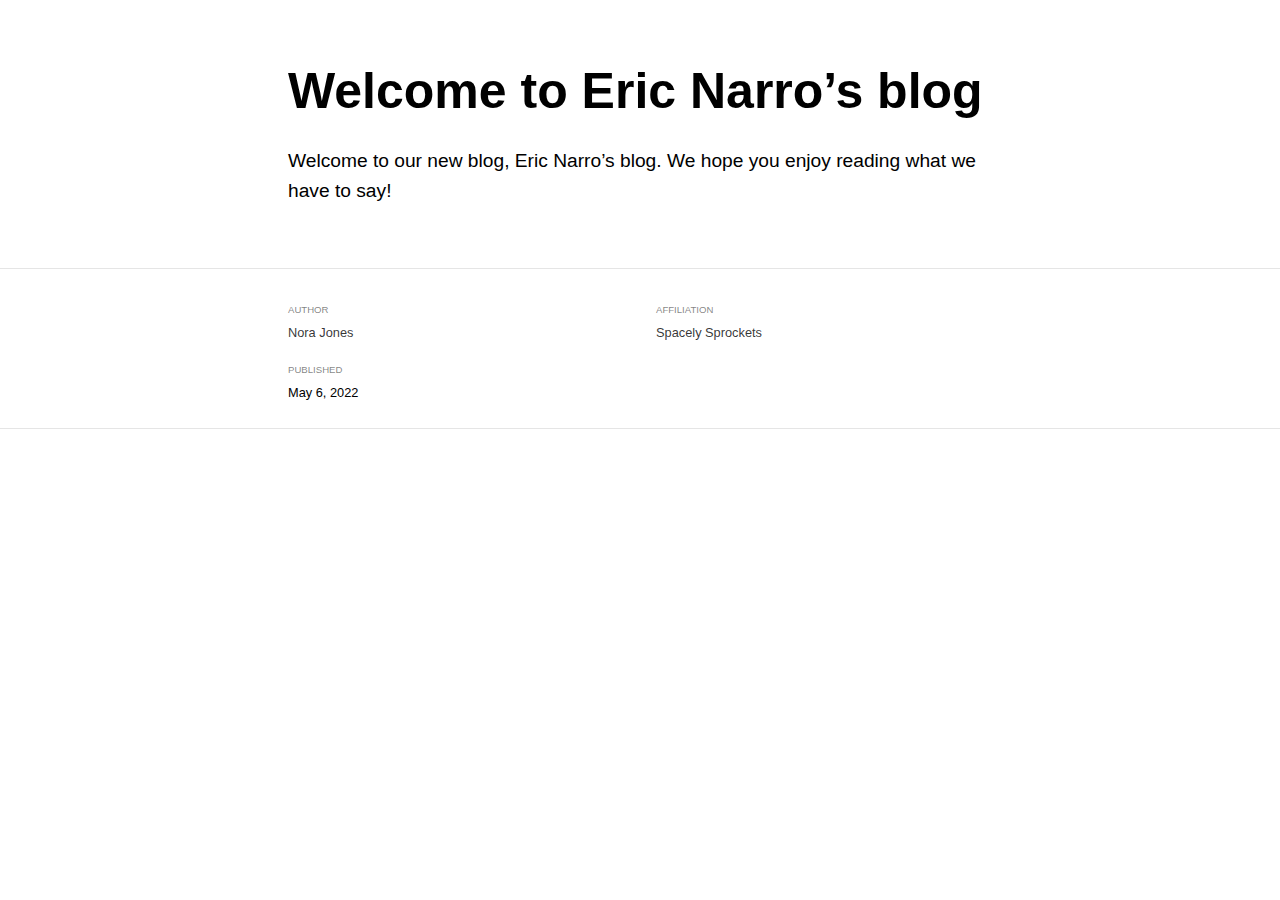
<file: _posts/welcome/welcome.html>
<!DOCTYPE html>

<html xmlns="http://www.w3.org/1999/xhtml" lang="" xml:lang="">

<head>
  <meta charset="utf-8"/>
  <meta name="viewport" content="width=device-width, initial-scale=1"/>
  <meta http-equiv="X-UA-Compatible" content="IE=Edge,chrome=1"/>
  <meta name="generator" content="distill" />

  <style type="text/css">
  /* Hide doc at startup (prevent jankiness while JS renders/transforms) */
  body {
    visibility: hidden;
  }
  </style>

 <!--radix_placeholder_import_source-->
 <!--/radix_placeholder_import_source-->

<style type="text/css">code{white-space: pre;}</style>
<style type="text/css" data-origin="pandoc">
pre > code.sourceCode { white-space: pre; position: relative; }
pre > code.sourceCode > span { display: inline-block; line-height: 1.25; }
pre > code.sourceCode > span:empty { height: 1.2em; }
.sourceCode { overflow: visible; }
code.sourceCode > span { color: inherit; text-decoration: inherit; }
div.sourceCode { margin: 1em 0; }
pre.sourceCode { margin: 0; }
@media screen {
div.sourceCode { overflow: auto; }
}
@media print {
pre > code.sourceCode { white-space: pre-wrap; }
pre > code.sourceCode > span { text-indent: -5em; padding-left: 5em; }
}
pre.numberSource code
  { counter-reset: source-line 0; }
pre.numberSource code > span
  { position: relative; left: -4em; counter-increment: source-line; }
pre.numberSource code > span > a:first-child::before
  { content: counter(source-line);
    position: relative; left: -1em; text-align: right; vertical-align: baseline;
    border: none; display: inline-block;
    -webkit-touch-callout: none; -webkit-user-select: none;
    -khtml-user-select: none; -moz-user-select: none;
    -ms-user-select: none; user-select: none;
    padding: 0 4px; width: 4em;
    color: #aaaaaa;
  }
pre.numberSource { margin-left: 3em; border-left: 1px solid #aaaaaa;  padding-left: 4px; }
div.sourceCode
  {   }
@media screen {
pre > code.sourceCode > span > a:first-child::before { text-decoration: underline; }
}
code span.al { color: #ad0000; } /* Alert */
code span.an { color: #5e5e5e; } /* Annotation */
code span.at { } /* Attribute */
code span.bn { color: #ad0000; } /* BaseN */
code span.bu { } /* BuiltIn */
code span.cf { color: #007ba5; } /* ControlFlow */
code span.ch { color: #20794d; } /* Char */
code span.cn { color: #8f5902; } /* Constant */
code span.co { color: #5e5e5e; } /* Comment */
code span.cv { color: #5e5e5e; font-style: italic; } /* CommentVar */
code span.do { color: #5e5e5e; font-style: italic; } /* Documentation */
code span.dt { color: #ad0000; } /* DataType */
code span.dv { color: #ad0000; } /* DecVal */
code span.er { color: #ad0000; } /* Error */
code span.ex { } /* Extension */
code span.fl { color: #ad0000; } /* Float */
code span.fu { color: #4758ab; } /* Function */
code span.im { } /* Import */
code span.in { color: #5e5e5e; } /* Information */
code span.kw { color: #007ba5; } /* Keyword */
code span.op { color: #5e5e5e; } /* Operator */
code span.ot { color: #007ba5; } /* Other */
code span.pp { color: #ad0000; } /* Preprocessor */
code span.sc { color: #5e5e5e; } /* SpecialChar */
code span.ss { color: #20794d; } /* SpecialString */
code span.st { color: #20794d; } /* String */
code span.va { color: #111111; } /* Variable */
code span.vs { color: #20794d; } /* VerbatimString */
code span.wa { color: #5e5e5e; font-style: italic; } /* Warning */
</style>


  <!--radix_placeholder_meta_tags-->
  <title>Welcome to Eric Narro's blog</title>

  <meta property="description" itemprop="description" content="Welcome to our new blog, Eric Narro&#39;s blog. We hope you enjoy &#10;reading what we have to say!"/>


  <!--  https://schema.org/Article -->
  <meta property="article:published" itemprop="datePublished" content="2022-05-07"/>
  <meta property="article:created" itemprop="dateCreated" content="2022-05-07"/>
  <meta name="article:author" content="Nora Jones"/>

  <!--  https://developers.facebook.com/docs/sharing/webmasters#markup -->
  <meta property="og:title" content="Welcome to Eric Narro&#39;s blog"/>
  <meta property="og:type" content="article"/>
  <meta property="og:description" content="Welcome to our new blog, Eric Narro&#39;s blog. We hope you enjoy &#10;reading what we have to say!"/>
  <meta property="og:locale" content="en_US"/>

  <!--  https://dev.twitter.com/cards/types/summary -->
  <meta property="twitter:card" content="summary"/>
  <meta property="twitter:title" content="Welcome to Eric Narro&#39;s blog"/>
  <meta property="twitter:description" content="Welcome to our new blog, Eric Narro&#39;s blog. We hope you enjoy &#10;reading what we have to say!"/>

  <!--/radix_placeholder_meta_tags-->
  <!--radix_placeholder_rmarkdown_metadata-->

  <script type="text/json" id="radix-rmarkdown-metadata">
  {"type":"list","attributes":{"names":{"type":"character","attributes":{},"value":["title","description","author","date","output"]}},"value":[{"type":"character","attributes":{},"value":["Welcome to Eric Narro's blog"]},{"type":"character","attributes":{},"value":["Welcome to our new blog, Eric Narro's blog. We hope you enjoy \nreading what we have to say!\n"]},{"type":"list","attributes":{},"value":[{"type":"list","attributes":{"names":{"type":"character","attributes":{},"value":["name","url","affiliation","affiliation_url"]}},"value":[{"type":"character","attributes":{},"value":["Nora Jones"]},{"type":"character","attributes":{},"value":["https://example.com/norajones"]},{"type":"character","attributes":{},"value":["Spacely Sprockets"]},{"type":"character","attributes":{},"value":["https://example.com/spacelysprokets"]}]}]},{"type":"character","attributes":{},"value":["05-07-2022"]},{"type":"list","attributes":{"names":{"type":"character","attributes":{},"value":["distill::distill_article"]}},"value":[{"type":"list","attributes":{"names":{"type":"character","attributes":{},"value":["self_contained"]}},"value":[{"type":"logical","attributes":{},"value":[false]}]}]}]}
  </script>
  <!--/radix_placeholder_rmarkdown_metadata-->
  
  <script type="text/json" id="radix-resource-manifest">
  {"type":"NULL"}
  </script>
  <!--radix_placeholder_navigation_in_header-->
  <!--/radix_placeholder_navigation_in_header-->
  <!--radix_placeholder_distill-->

  <style type="text/css">

  body {
    background-color: white;
  }

  .pandoc-table {
    width: 100%;
  }

  .pandoc-table>caption {
    margin-bottom: 10px;
  }

  .pandoc-table th:not([align]) {
    text-align: left;
  }

  .pagedtable-footer {
    font-size: 15px;
  }

  d-byline .byline {
    grid-template-columns: 2fr 2fr;
  }

  d-byline .byline h3 {
    margin-block-start: 1.5em;
  }

  d-byline .byline .authors-affiliations h3 {
    margin-block-start: 0.5em;
  }

  .authors-affiliations .orcid-id {
    width: 16px;
    height:16px;
    margin-left: 4px;
    margin-right: 4px;
    vertical-align: middle;
    padding-bottom: 2px;
  }

  d-title .dt-tags {
    margin-top: 1em;
    grid-column: text;
  }

  .dt-tags .dt-tag {
    text-decoration: none;
    display: inline-block;
    color: rgba(0,0,0,0.6);
    padding: 0em 0.4em;
    margin-right: 0.5em;
    margin-bottom: 0.4em;
    font-size: 70%;
    border: 1px solid rgba(0,0,0,0.2);
    border-radius: 3px;
    text-transform: uppercase;
    font-weight: 500;
  }

  d-article table.gt_table td,
  d-article table.gt_table th {
    border-bottom: none;
  }

  .html-widget {
    margin-bottom: 2.0em;
  }

  .l-screen-inset {
    padding-right: 16px;
  }

  .l-screen .caption {
    margin-left: 10px;
  }

  .shaded {
    background: rgb(247, 247, 247);
    padding-top: 20px;
    padding-bottom: 20px;
    border-top: 1px solid rgba(0, 0, 0, 0.1);
    border-bottom: 1px solid rgba(0, 0, 0, 0.1);
  }

  .shaded .html-widget {
    margin-bottom: 0;
    border: 1px solid rgba(0, 0, 0, 0.1);
  }

  .shaded .shaded-content {
    background: white;
  }

  .text-output {
    margin-top: 0;
    line-height: 1.5em;
  }

  .hidden {
    display: none !important;
  }

  d-article {
    padding-top: 2.5rem;
    padding-bottom: 30px;
  }

  d-appendix {
    padding-top: 30px;
  }

  d-article>p>img {
    width: 100%;
  }

  d-article h2 {
    margin: 1rem 0 1.5rem 0;
  }

  d-article h3 {
    margin-top: 1.5rem;
  }

  d-article iframe {
    border: 1px solid rgba(0, 0, 0, 0.1);
    margin-bottom: 2.0em;
    width: 100%;
  }

  /* Tweak code blocks */

  d-article div.sourceCode code,
  d-article pre code {
    font-family: Consolas, Monaco, 'Andale Mono', 'Ubuntu Mono', monospace;
  }

  d-article pre,
  d-article div.sourceCode,
  d-article div.sourceCode pre {
    overflow: auto;
  }

  d-article div.sourceCode {
    background-color: white;
  }

  d-article div.sourceCode pre {
    padding-left: 10px;
    font-size: 12px;
    border-left: 2px solid rgba(0,0,0,0.1);
  }

  d-article pre {
    font-size: 12px;
    color: black;
    background: none;
    margin-top: 0;
    text-align: left;
    white-space: pre;
    word-spacing: normal;
    word-break: normal;
    word-wrap: normal;
    line-height: 1.5;

    -moz-tab-size: 4;
    -o-tab-size: 4;
    tab-size: 4;

    -webkit-hyphens: none;
    -moz-hyphens: none;
    -ms-hyphens: none;
    hyphens: none;
  }

  d-article pre a {
    border-bottom: none;
  }

  d-article pre a:hover {
    border-bottom: none;
    text-decoration: underline;
  }

  d-article details {
    grid-column: text;
    margin-bottom: 0.8em;
  }

  @media(min-width: 768px) {

  d-article pre,
  d-article div.sourceCode,
  d-article div.sourceCode pre {
    overflow: visible !important;
  }

  d-article div.sourceCode pre {
    padding-left: 18px;
    font-size: 14px;
  }

  d-article pre {
    font-size: 14px;
  }

  }

  figure img.external {
    background: white;
    border: 1px solid rgba(0, 0, 0, 0.1);
    box-shadow: 0 1px 8px rgba(0, 0, 0, 0.1);
    padding: 18px;
    box-sizing: border-box;
  }

  /* CSS for d-contents */

  .d-contents {
    grid-column: text;
    color: rgba(0,0,0,0.8);
    font-size: 0.9em;
    padding-bottom: 1em;
    margin-bottom: 1em;
    padding-bottom: 0.5em;
    margin-bottom: 1em;
    padding-left: 0.25em;
    justify-self: start;
  }

  @media(min-width: 1000px) {
    .d-contents.d-contents-float {
      height: 0;
      grid-column-start: 1;
      grid-column-end: 4;
      justify-self: center;
      padding-right: 3em;
      padding-left: 2em;
    }
  }

  .d-contents nav h3 {
    font-size: 18px;
    margin-top: 0;
    margin-bottom: 1em;
  }

  .d-contents li {
    list-style-type: none
  }

  .d-contents nav > ul {
    padding-left: 0;
  }

  .d-contents ul {
    padding-left: 1em
  }

  .d-contents nav ul li {
    margin-top: 0.6em;
    margin-bottom: 0.2em;
  }

  .d-contents nav a {
    font-size: 13px;
    border-bottom: none;
    text-decoration: none
    color: rgba(0, 0, 0, 0.8);
  }

  .d-contents nav a:hover {
    text-decoration: underline solid rgba(0, 0, 0, 0.6)
  }

  .d-contents nav > ul > li > a {
    font-weight: 600;
  }

  .d-contents nav > ul > li > ul {
    font-weight: inherit;
  }

  .d-contents nav > ul > li > ul > li {
    margin-top: 0.2em;
  }


  .d-contents nav ul {
    margin-top: 0;
    margin-bottom: 0.25em;
  }

  .d-article-with-toc h2:nth-child(2) {
    margin-top: 0;
  }


  /* Figure */

  .figure {
    position: relative;
    margin-bottom: 2.5em;
    margin-top: 1.5em;
  }

  .figure img {
    width: 100%;
  }

  .figure .caption {
    color: rgba(0, 0, 0, 0.6);
    font-size: 12px;
    line-height: 1.5em;
  }

  .figure img.external {
    background: white;
    border: 1px solid rgba(0, 0, 0, 0.1);
    box-shadow: 0 1px 8px rgba(0, 0, 0, 0.1);
    padding: 18px;
    box-sizing: border-box;
  }

  .figure .caption a {
    color: rgba(0, 0, 0, 0.6);
  }

  .figure .caption b,
  .figure .caption strong, {
    font-weight: 600;
    color: rgba(0, 0, 0, 1.0);
  }

  /* Citations */

  d-article .citation {
    color: inherit;
    cursor: inherit;
  }

  div.hanging-indent{
    margin-left: 1em; text-indent: -1em;
  }

  /* Citation hover box */

  .tippy-box[data-theme~=light-border] {
    background-color: rgba(250, 250, 250, 0.95);
  }

  .tippy-content > p {
    margin-bottom: 0;
    padding: 2px;
  }


  /* Tweak 1000px media break to show more text */

  @media(min-width: 1000px) {
    .base-grid,
    distill-header,
    d-title,
    d-abstract,
    d-article,
    d-appendix,
    distill-appendix,
    d-byline,
    d-footnote-list,
    d-citation-list,
    distill-footer {
      grid-template-columns: [screen-start] 1fr [page-start kicker-start] 80px [middle-start] 50px [text-start kicker-end] 65px 65px 65px 65px 65px 65px 65px 65px [text-end gutter-start] 65px [middle-end] 65px [page-end gutter-end] 1fr [screen-end];
      grid-column-gap: 16px;
    }

    .grid {
      grid-column-gap: 16px;
    }

    d-article {
      font-size: 1.06rem;
      line-height: 1.7em;
    }
    figure .caption, .figure .caption, figure figcaption {
      font-size: 13px;
    }
  }

  @media(min-width: 1180px) {
    .base-grid,
    distill-header,
    d-title,
    d-abstract,
    d-article,
    d-appendix,
    distill-appendix,
    d-byline,
    d-footnote-list,
    d-citation-list,
    distill-footer {
      grid-template-columns: [screen-start] 1fr [page-start kicker-start] 60px [middle-start] 60px [text-start kicker-end] 60px 60px 60px 60px 60px 60px 60px 60px [text-end gutter-start] 60px [middle-end] 60px [page-end gutter-end] 1fr [screen-end];
      grid-column-gap: 32px;
    }

    .grid {
      grid-column-gap: 32px;
    }
  }


  /* Get the citation styles for the appendix (not auto-injected on render since
     we do our own rendering of the citation appendix) */

  d-appendix .citation-appendix,
  .d-appendix .citation-appendix {
    font-size: 11px;
    line-height: 15px;
    border-left: 1px solid rgba(0, 0, 0, 0.1);
    padding-left: 18px;
    border: 1px solid rgba(0,0,0,0.1);
    background: rgba(0, 0, 0, 0.02);
    padding: 10px 18px;
    border-radius: 3px;
    color: rgba(150, 150, 150, 1);
    overflow: hidden;
    margin-top: -12px;
    white-space: pre-wrap;
    word-wrap: break-word;
  }

  /* Include appendix styles here so they can be overridden */

  d-appendix {
    contain: layout style;
    font-size: 0.8em;
    line-height: 1.7em;
    margin-top: 60px;
    margin-bottom: 0;
    border-top: 1px solid rgba(0, 0, 0, 0.1);
    color: rgba(0,0,0,0.5);
    padding-top: 60px;
    padding-bottom: 48px;
  }

  d-appendix h3 {
    grid-column: page-start / text-start;
    font-size: 15px;
    font-weight: 500;
    margin-top: 1em;
    margin-bottom: 0;
    color: rgba(0,0,0,0.65);
  }

  d-appendix h3 + * {
    margin-top: 1em;
  }

  d-appendix ol {
    padding: 0 0 0 15px;
  }

  @media (min-width: 768px) {
    d-appendix ol {
      padding: 0 0 0 30px;
      margin-left: -30px;
    }
  }

  d-appendix li {
    margin-bottom: 1em;
  }

  d-appendix a {
    color: rgba(0, 0, 0, 0.6);
  }

  d-appendix > * {
    grid-column: text;
  }

  d-appendix > d-footnote-list,
  d-appendix > d-citation-list,
  d-appendix > distill-appendix {
    grid-column: screen;
  }

  /* Include footnote styles here so they can be overridden */

  d-footnote-list {
    contain: layout style;
  }

  d-footnote-list > * {
    grid-column: text;
  }

  d-footnote-list a.footnote-backlink {
    color: rgba(0,0,0,0.3);
    padding-left: 0.5em;
  }



  /* Anchor.js */

  .anchorjs-link {
    /*transition: all .25s linear; */
    text-decoration: none;
    border-bottom: none;
  }
  *:hover > .anchorjs-link {
    margin-left: -1.125em !important;
    text-decoration: none;
    border-bottom: none;
  }

  /* Social footer */

  .social_footer {
    margin-top: 30px;
    margin-bottom: 0;
    color: rgba(0,0,0,0.67);
  }

  .disqus-comments {
    margin-right: 30px;
  }

  .disqus-comment-count {
    border-bottom: 1px solid rgba(0, 0, 0, 0.4);
    cursor: pointer;
  }

  #disqus_thread {
    margin-top: 30px;
  }

  .article-sharing a {
    border-bottom: none;
    margin-right: 8px;
  }

  .article-sharing a:hover {
    border-bottom: none;
  }

  .sidebar-section.subscribe {
    font-size: 12px;
    line-height: 1.6em;
  }

  .subscribe p {
    margin-bottom: 0.5em;
  }


  .article-footer .subscribe {
    font-size: 15px;
    margin-top: 45px;
  }


  .sidebar-section.custom {
    font-size: 12px;
    line-height: 1.6em;
  }

  .custom p {
    margin-bottom: 0.5em;
  }

  /* Styles for listing layout (hide title) */
  .layout-listing d-title, .layout-listing .d-title {
    display: none;
  }

  /* Styles for posts lists (not auto-injected) */


  .posts-with-sidebar {
    padding-left: 45px;
    padding-right: 45px;
  }

  .posts-list .description h2,
  .posts-list .description p {
    font-family: -apple-system, BlinkMacSystemFont, "Segoe UI", Roboto, Oxygen, Ubuntu, Cantarell, "Fira Sans", "Droid Sans", "Helvetica Neue", Arial, sans-serif;
  }

  .posts-list .description h2 {
    font-weight: 700;
    border-bottom: none;
    padding-bottom: 0;
  }

  .posts-list h2.post-tag {
    border-bottom: 1px solid rgba(0, 0, 0, 0.2);
    padding-bottom: 12px;
  }
  .posts-list {
    margin-top: 60px;
    margin-bottom: 24px;
  }

  .posts-list .post-preview {
    text-decoration: none;
    overflow: hidden;
    display: block;
    border-bottom: 1px solid rgba(0, 0, 0, 0.1);
    padding: 24px 0;
  }

  .post-preview-last {
    border-bottom: none !important;
  }

  .posts-list .posts-list-caption {
    grid-column: screen;
    font-weight: 400;
  }

  .posts-list .post-preview h2 {
    margin: 0 0 6px 0;
    line-height: 1.2em;
    font-style: normal;
    font-size: 24px;
  }

  .posts-list .post-preview p {
    margin: 0 0 12px 0;
    line-height: 1.4em;
    font-size: 16px;
  }

  .posts-list .post-preview .thumbnail {
    box-sizing: border-box;
    margin-bottom: 24px;
    position: relative;
    max-width: 500px;
  }
  .posts-list .post-preview img {
    width: 100%;
    display: block;
  }

  .posts-list .metadata {
    font-size: 12px;
    line-height: 1.4em;
    margin-bottom: 18px;
  }

  .posts-list .metadata > * {
    display: inline-block;
  }

  .posts-list .metadata .publishedDate {
    margin-right: 2em;
  }

  .posts-list .metadata .dt-authors {
    display: block;
    margin-top: 0.3em;
    margin-right: 2em;
  }

  .posts-list .dt-tags {
    display: block;
    line-height: 1em;
  }

  .posts-list .dt-tags .dt-tag {
    display: inline-block;
    color: rgba(0,0,0,0.6);
    padding: 0.3em 0.4em;
    margin-right: 0.2em;
    margin-bottom: 0.4em;
    font-size: 60%;
    border: 1px solid rgba(0,0,0,0.2);
    border-radius: 3px;
    text-transform: uppercase;
    font-weight: 500;
  }

  .posts-list img {
    opacity: 1;
  }

  .posts-list img[data-src] {
    opacity: 0;
  }

  .posts-more {
    clear: both;
  }


  .posts-sidebar {
    font-size: 16px;
  }

  .posts-sidebar h3 {
    font-size: 16px;
    margin-top: 0;
    margin-bottom: 0.5em;
    font-weight: 400;
    text-transform: uppercase;
  }

  .sidebar-section {
    margin-bottom: 30px;
  }

  .categories ul {
    list-style-type: none;
    margin: 0;
    padding: 0;
  }

  .categories li {
    color: rgba(0, 0, 0, 0.8);
    margin-bottom: 0;
  }

  .categories li>a {
    border-bottom: none;
  }

  .categories li>a:hover {
    border-bottom: 1px solid rgba(0, 0, 0, 0.4);
  }

  .categories .active {
    font-weight: 600;
  }

  .categories .category-count {
    color: rgba(0, 0, 0, 0.4);
  }


  @media(min-width: 768px) {
    .posts-list .post-preview h2 {
      font-size: 26px;
    }
    .posts-list .post-preview .thumbnail {
      float: right;
      width: 30%;
      margin-bottom: 0;
    }
    .posts-list .post-preview .description {
      float: left;
      width: 45%;
    }
    .posts-list .post-preview .metadata {
      float: left;
      width: 20%;
      margin-top: 8px;
    }
    .posts-list .post-preview p {
      margin: 0 0 12px 0;
      line-height: 1.5em;
      font-size: 16px;
    }
    .posts-with-sidebar .posts-list {
      float: left;
      width: 75%;
    }
    .posts-with-sidebar .posts-sidebar {
      float: right;
      width: 20%;
      margin-top: 60px;
      padding-top: 24px;
      padding-bottom: 24px;
    }
  }


  /* Improve display for browsers without grid (IE/Edge <= 15) */

  .downlevel {
    line-height: 1.6em;
    font-family: -apple-system, BlinkMacSystemFont, "Segoe UI", Roboto, Oxygen, Ubuntu, Cantarell, "Fira Sans", "Droid Sans", "Helvetica Neue", Arial, sans-serif;
    margin: 0;
  }

  .downlevel .d-title {
    padding-top: 6rem;
    padding-bottom: 1.5rem;
  }

  .downlevel .d-title h1 {
    font-size: 50px;
    font-weight: 700;
    line-height: 1.1em;
    margin: 0 0 0.5rem;
  }

  .downlevel .d-title p {
    font-weight: 300;
    font-size: 1.2rem;
    line-height: 1.55em;
    margin-top: 0;
  }

  .downlevel .d-byline {
    padding-top: 0.8em;
    padding-bottom: 0.8em;
    font-size: 0.8rem;
    line-height: 1.8em;
  }

  .downlevel .section-separator {
    border: none;
    border-top: 1px solid rgba(0, 0, 0, 0.1);
  }

  .downlevel .d-article {
    font-size: 1.06rem;
    line-height: 1.7em;
    padding-top: 1rem;
    padding-bottom: 2rem;
  }


  .downlevel .d-appendix {
    padding-left: 0;
    padding-right: 0;
    max-width: none;
    font-size: 0.8em;
    line-height: 1.7em;
    margin-bottom: 0;
    color: rgba(0,0,0,0.5);
    padding-top: 40px;
    padding-bottom: 48px;
  }

  .downlevel .footnotes ol {
    padding-left: 13px;
  }

  .downlevel .base-grid,
  .downlevel .distill-header,
  .downlevel .d-title,
  .downlevel .d-abstract,
  .downlevel .d-article,
  .downlevel .d-appendix,
  .downlevel .distill-appendix,
  .downlevel .d-byline,
  .downlevel .d-footnote-list,
  .downlevel .d-citation-list,
  .downlevel .distill-footer,
  .downlevel .appendix-bottom,
  .downlevel .posts-container {
    padding-left: 40px;
    padding-right: 40px;
  }

  @media(min-width: 768px) {
    .downlevel .base-grid,
    .downlevel .distill-header,
    .downlevel .d-title,
    .downlevel .d-abstract,
    .downlevel .d-article,
    .downlevel .d-appendix,
    .downlevel .distill-appendix,
    .downlevel .d-byline,
    .downlevel .d-footnote-list,
    .downlevel .d-citation-list,
    .downlevel .distill-footer,
    .downlevel .appendix-bottom,
    .downlevel .posts-container {
    padding-left: 150px;
    padding-right: 150px;
    max-width: 900px;
  }
  }

  .downlevel pre code {
    display: block;
    border-left: 2px solid rgba(0, 0, 0, .1);
    padding: 0 0 0 20px;
    font-size: 14px;
  }

  .downlevel code, .downlevel pre {
    color: black;
    background: none;
    font-family: Consolas, Monaco, 'Andale Mono', 'Ubuntu Mono', monospace;
    text-align: left;
    white-space: pre;
    word-spacing: normal;
    word-break: normal;
    word-wrap: normal;
    line-height: 1.5;

    -moz-tab-size: 4;
    -o-tab-size: 4;
    tab-size: 4;

    -webkit-hyphens: none;
    -moz-hyphens: none;
    -ms-hyphens: none;
    hyphens: none;
  }

  .downlevel .posts-list .post-preview {
    color: inherit;
  }



  </style>

  <script type="application/javascript">

  function is_downlevel_browser() {
    if (bowser.isUnsupportedBrowser({ msie: "12", msedge: "16"},
                                   window.navigator.userAgent)) {
      return true;
    } else {
      return window.load_distill_framework === undefined;
    }
  }

  // show body when load is complete
  function on_load_complete() {

    // add anchors
    if (window.anchors) {
      window.anchors.options.placement = 'left';
      window.anchors.add('d-article > h2, d-article > h3, d-article > h4, d-article > h5');
    }


    // set body to visible
    document.body.style.visibility = 'visible';

    // force redraw for leaflet widgets
    if (window.HTMLWidgets) {
      var maps = window.HTMLWidgets.findAll(".leaflet");
      $.each(maps, function(i, el) {
        var map = this.getMap();
        map.invalidateSize();
        map.eachLayer(function(layer) {
          if (layer instanceof L.TileLayer)
            layer.redraw();
        });
      });
    }

    // trigger 'shown' so htmlwidgets resize
    $('d-article').trigger('shown');
  }

  function init_distill() {

    init_common();

    // create front matter
    var front_matter = $('<d-front-matter></d-front-matter>');
    $('#distill-front-matter').wrap(front_matter);

    // create d-title
    $('.d-title').changeElementType('d-title');

    // create d-byline
    var byline = $('<d-byline></d-byline>');
    $('.d-byline').replaceWith(byline);

    // create d-article
    var article = $('<d-article></d-article>');
    $('.d-article').wrap(article).children().unwrap();

    // move posts container into article
    $('.posts-container').appendTo($('d-article'));

    // create d-appendix
    $('.d-appendix').changeElementType('d-appendix');

    // flag indicating that we have appendix items
    var appendix = $('.appendix-bottom').children('h3').length > 0;

    // replace footnotes with <d-footnote>
    $('.footnote-ref').each(function(i, val) {
      appendix = true;
      var href = $(this).attr('href');
      var id = href.replace('#', '');
      var fn = $('#' + id);
      var fn_p = $('#' + id + '>p');
      fn_p.find('.footnote-back').remove();
      var text = fn_p.html();
      var dtfn = $('<d-footnote></d-footnote>');
      dtfn.html(text);
      $(this).replaceWith(dtfn);
    });
    // remove footnotes
    $('.footnotes').remove();

    // move refs into #references-listing
    $('#references-listing').replaceWith($('#refs'));

    $('h1.appendix, h2.appendix').each(function(i, val) {
      $(this).changeElementType('h3');
    });
    $('h3.appendix').each(function(i, val) {
      var id = $(this).attr('id');
      $('.d-contents a[href="#' + id + '"]').parent().remove();
      appendix = true;
      $(this).nextUntil($('h1, h2, h3')).addBack().appendTo($('d-appendix'));
    });

    // show d-appendix if we have appendix content
    $("d-appendix").css('display', appendix ? 'grid' : 'none');

    // localize layout chunks to just output
    $('.layout-chunk').each(function(i, val) {

      // capture layout
      var layout = $(this).attr('data-layout');

      // apply layout to markdown level block elements
      var elements = $(this).children().not('details, div.sourceCode, pre, script');
      elements.each(function(i, el) {
        var layout_div = $('<div class="' + layout + '"></div>');
        if (layout_div.hasClass('shaded')) {
          var shaded_content = $('<div class="shaded-content"></div>');
          $(this).wrap(shaded_content);
          $(this).parent().wrap(layout_div);
        } else {
          $(this).wrap(layout_div);
        }
      });


      // unwrap the layout-chunk div
      $(this).children().unwrap();
    });

    // remove code block used to force  highlighting css
    $('.distill-force-highlighting-css').parent().remove();

    // remove empty line numbers inserted by pandoc when using a
    // custom syntax highlighting theme
    $('code.sourceCode a:empty').remove();

    // load distill framework
    load_distill_framework();

    // wait for window.distillRunlevel == 4 to do post processing
    function distill_post_process() {

      if (!window.distillRunlevel || window.distillRunlevel < 4)
        return;

      // hide author/affiliations entirely if we have no authors
      var front_matter = JSON.parse($("#distill-front-matter").html());
      var have_authors = front_matter.authors && front_matter.authors.length > 0;
      if (!have_authors)
        $('d-byline').addClass('hidden');

      // article with toc class
      $('.d-contents').parent().addClass('d-article-with-toc');

      // strip links that point to #
      $('.authors-affiliations').find('a[href="#"]').removeAttr('href');

      // add orcid ids
      $('.authors-affiliations').find('.author').each(function(i, el) {
        var orcid_id = front_matter.authors[i].orcidID;
        if (orcid_id) {
          var a = $('<a></a>');
          a.attr('href', 'https://orcid.org/' + orcid_id);
          var img = $('<img></img>');
          img.addClass('orcid-id');
          img.attr('alt', 'ORCID ID');
          img.attr('src','[data-uri]');
          a.append(img);
          $(this).append(a);
        }
      });

      // hide elements of author/affiliations grid that have no value
      function hide_byline_column(caption) {
        $('d-byline').find('h3:contains("' + caption + '")').parent().css('visibility', 'hidden');
      }

      // affiliations
      var have_affiliations = false;
      for (var i = 0; i<front_matter.authors.length; ++i) {
        var author = front_matter.authors[i];
        if (author.affiliation !== "&nbsp;") {
          have_affiliations = true;
          break;
        }
      }
      if (!have_affiliations)
        $('d-byline').find('h3:contains("Affiliations")').css('visibility', 'hidden');

      // published date
      if (!front_matter.publishedDate)
        hide_byline_column("Published");

      // document object identifier
      var doi = $('d-byline').find('h3:contains("DOI")');
      var doi_p = doi.next().empty();
      if (!front_matter.doi) {
        // if we have a citation and valid citationText then link to that
        if ($('#citation').length > 0 && front_matter.citationText) {
          doi.html('Citation');
          $('<a href="#citation"></a>')
            .text(front_matter.citationText)
            .appendTo(doi_p);
        } else {
          hide_byline_column("DOI");
        }
      } else {
        $('<a></a>')
           .attr('href', "https://doi.org/" + front_matter.doi)
           .html(front_matter.doi)
           .appendTo(doi_p);
      }

       // change plural form of authors/affiliations
      if (front_matter.authors.length === 1) {
        var grid = $('.authors-affiliations');
        grid.children('h3:contains("Authors")').text('Author');
        grid.children('h3:contains("Affiliations")').text('Affiliation');
      }

      // remove d-appendix and d-footnote-list local styles
      $('d-appendix > style:first-child').remove();
      $('d-footnote-list > style:first-child').remove();

      // move appendix-bottom entries to the bottom
      $('.appendix-bottom').appendTo('d-appendix').children().unwrap();
      $('.appendix-bottom').remove();

      // hoverable references
      $('span.citation[data-cites]').each(function() {
        var refs = $(this).attr('data-cites').split(" ");
        var refHtml = refs.map(function(ref) {
          return "<p>" + $('#ref-' + ref).html() + "</p>";
        }).join("\n");
        window.tippy(this, {
          allowHTML: true,
          content: refHtml,
          maxWidth: 500,
          interactive: true,
          interactiveBorder: 10,
          theme: 'light-border',
          placement: 'bottom-start'
        });
      });

      // clear polling timer
      clearInterval(tid);

      // show body now that everything is ready
      on_load_complete();
    }

    var tid = setInterval(distill_post_process, 50);
    distill_post_process();

  }

  function init_downlevel() {

    init_common();

     // insert hr after d-title
    $('.d-title').after($('<hr class="section-separator"/>'));

    // check if we have authors
    var front_matter = JSON.parse($("#distill-front-matter").html());
    var have_authors = front_matter.authors && front_matter.authors.length > 0;

    // manage byline/border
    if (!have_authors)
      $('.d-byline').remove();
    $('.d-byline').after($('<hr class="section-separator"/>'));
    $('.d-byline a').remove();

    // remove toc
    $('.d-contents').remove();

    // move appendix elements
    $('h1.appendix, h2.appendix').each(function(i, val) {
      $(this).changeElementType('h3');
    });
    $('h3.appendix').each(function(i, val) {
      $(this).nextUntil($('h1, h2, h3')).addBack().appendTo($('.d-appendix'));
    });


    // inject headers into references and footnotes
    var refs_header = $('<h3></h3>');
    refs_header.text('References');
    $('#refs').prepend(refs_header);

    var footnotes_header = $('<h3></h3');
    footnotes_header.text('Footnotes');
    $('.footnotes').children('hr').first().replaceWith(footnotes_header);

    // move appendix-bottom entries to the bottom
    $('.appendix-bottom').appendTo('.d-appendix').children().unwrap();
    $('.appendix-bottom').remove();

    // remove appendix if it's empty
    if ($('.d-appendix').children().length === 0)
      $('.d-appendix').remove();

    // prepend separator above appendix
    $('.d-appendix').before($('<hr class="section-separator" style="clear: both"/>'));

    // trim code
    $('pre>code').each(function(i, val) {
      $(this).html($.trim($(this).html()));
    });

    // move posts-container right before article
    $('.posts-container').insertBefore($('.d-article'));

    $('body').addClass('downlevel');

    on_load_complete();
  }


  function init_common() {

    // jquery plugin to change element types
    (function($) {
      $.fn.changeElementType = function(newType) {
        var attrs = {};

        $.each(this[0].attributes, function(idx, attr) {
          attrs[attr.nodeName] = attr.nodeValue;
        });

        this.replaceWith(function() {
          return $("<" + newType + "/>", attrs).append($(this).contents());
        });
      };
    })(jQuery);

    // prevent underline for linked images
    $('a > img').parent().css({'border-bottom' : 'none'});

    // mark non-body figures created by knitr chunks as 100% width
    $('.layout-chunk').each(function(i, val) {
      var figures = $(this).find('img, .html-widget');
      if ($(this).attr('data-layout') !== "l-body") {
        figures.css('width', '100%');
      } else {
        figures.css('max-width', '100%');
        figures.filter("[width]").each(function(i, val) {
          var fig = $(this);
          fig.css('width', fig.attr('width') + 'px');
        });

      }
    });

    // auto-append index.html to post-preview links in file: protocol
    // and in rstudio ide preview
    $('.post-preview').each(function(i, val) {
      if (window.location.protocol === "file:")
        $(this).attr('href', $(this).attr('href') + "index.html");
    });

    // get rid of index.html references in header
    if (window.location.protocol !== "file:") {
      $('.distill-site-header a[href]').each(function(i,val) {
        $(this).attr('href', $(this).attr('href').replace("index.html", "./"));
      });
    }

    // add class to pandoc style tables
    $('tr.header').parent('thead').parent('table').addClass('pandoc-table');
    $('.kable-table').children('table').addClass('pandoc-table');

    // add figcaption style to table captions
    $('caption').parent('table').addClass("figcaption");

    // initialize posts list
    if (window.init_posts_list)
      window.init_posts_list();

    // implmement disqus comment link
    $('.disqus-comment-count').click(function() {
      window.headroom_prevent_pin = true;
      $('#disqus_thread').toggleClass('hidden');
      if (!$('#disqus_thread').hasClass('hidden')) {
        var offset = $(this).offset();
        $(window).resize();
        $('html, body').animate({
          scrollTop: offset.top - 35
        });
      }
    });
  }

  document.addEventListener('DOMContentLoaded', function() {
    if (is_downlevel_browser())
      init_downlevel();
    else
      window.addEventListener('WebComponentsReady', init_distill);
  });

  </script>

  <!--/radix_placeholder_distill-->
  <script src="welcome_files/header-attrs-2.14/header-attrs.js"></script>
  <script src="welcome_files/jquery-3.6.0/jquery-3.6.0.min.js"></script>
  <script src="welcome_files/popper-2.6.0/popper.min.js"></script>
  <link href="welcome_files/tippy-6.2.7/tippy.css" rel="stylesheet" />
  <link href="welcome_files/tippy-6.2.7/tippy-light-border.css" rel="stylesheet" />
  <script src="welcome_files/tippy-6.2.7/tippy.umd.min.js"></script>
  <script src="welcome_files/anchor-4.2.2/anchor.min.js"></script>
  <script src="welcome_files/bowser-1.9.3/bowser.min.js"></script>
  <script src="welcome_files/webcomponents-2.0.0/webcomponents.js"></script>
  <script src="welcome_files/distill-2.2.21/template.v2.js"></script>
  <!--radix_placeholder_site_in_header-->
  <!--/radix_placeholder_site_in_header-->


</head>

<body>

<!--radix_placeholder_front_matter-->

<script id="distill-front-matter" type="text/json">
{"title":"Welcome to Eric Narro's blog","description":"Welcome to our new blog, Eric Narro's blog. We hope you enjoy \nreading what we have to say!","authors":[{"author":"Nora Jones","authorURL":"https://example.com/norajones","affiliation":"Spacely Sprockets","affiliationURL":"https://example.com/spacelysprokets","orcidID":""}],"publishedDate":"2022-05-07T00:00:00.000+02:00","citationText":"Jones, 2022"}
</script>

<!--/radix_placeholder_front_matter-->
<!--radix_placeholder_navigation_before_body-->
<!--/radix_placeholder_navigation_before_body-->
<!--radix_placeholder_site_before_body-->
<!--/radix_placeholder_site_before_body-->

<div class="d-title">
<h1>Welcome to Eric Narro’s blog</h1>
<!--radix_placeholder_categories-->
<!--/radix_placeholder_categories-->
<p><p>Welcome to our new blog, Eric Narro’s blog. We hope you enjoy
reading what we have to say!</p></p>
</div>

<div class="d-byline">
  Nora Jones <a href="https://example.com/norajones"
class="uri">https://example.com/norajones</a> (Spacely Sprockets)<a
href="https://example.com/spacelysprokets"
class="uri">https://example.com/spacelysprokets</a>
  
<br/>05-07-2022
</div>

<div class="d-article">
<div class="sourceCode" id="cb1"><pre
class="sourceCode r distill-force-highlighting-css"><code class="sourceCode r"></code></pre></div>
<!--radix_placeholder_article_footer-->
<!--/radix_placeholder_article_footer-->
</div>

<div class="d-appendix">
</div>


<!--radix_placeholder_site_after_body-->
<!--/radix_placeholder_site_after_body-->
<!--radix_placeholder_appendices-->
<div class="appendix-bottom"></div>
<!--/radix_placeholder_appendices-->
<!--radix_placeholder_navigation_after_body-->
<!--/radix_placeholder_navigation_after_body-->

</body>

</html>
</file>
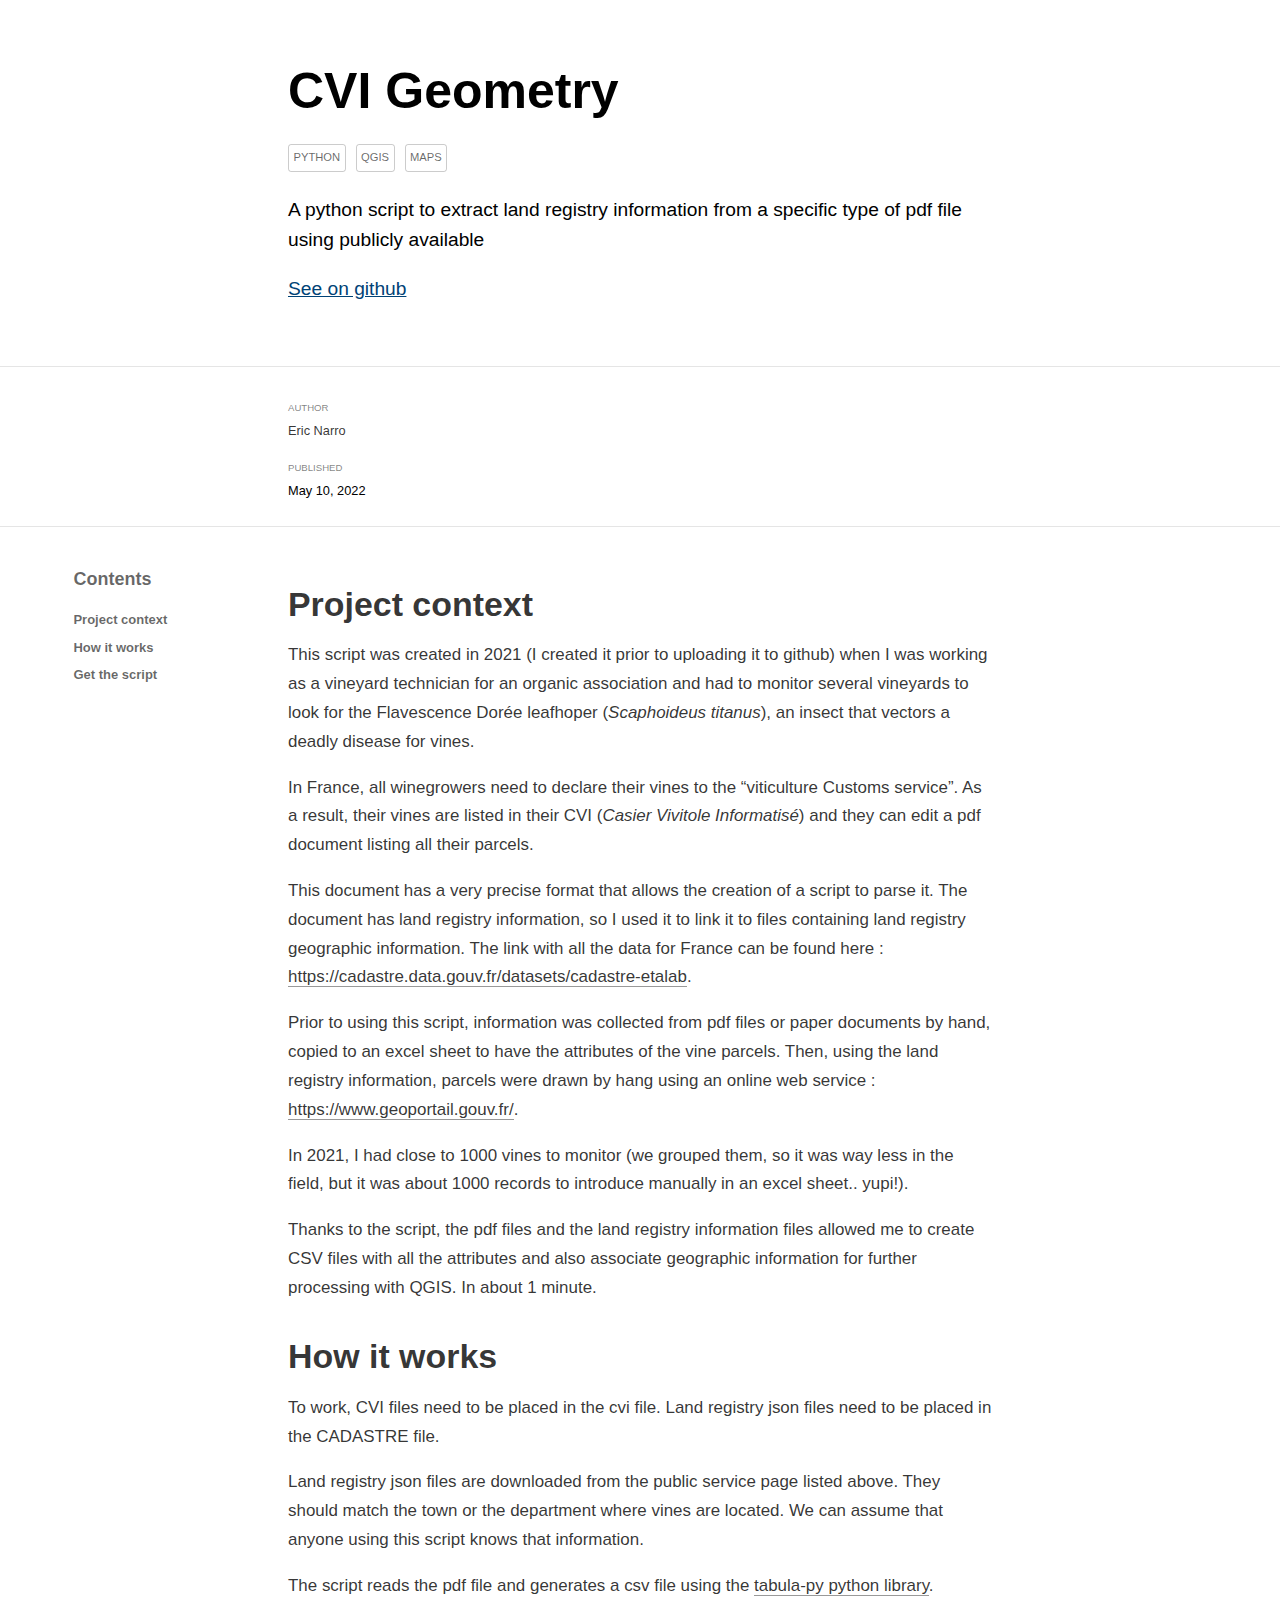
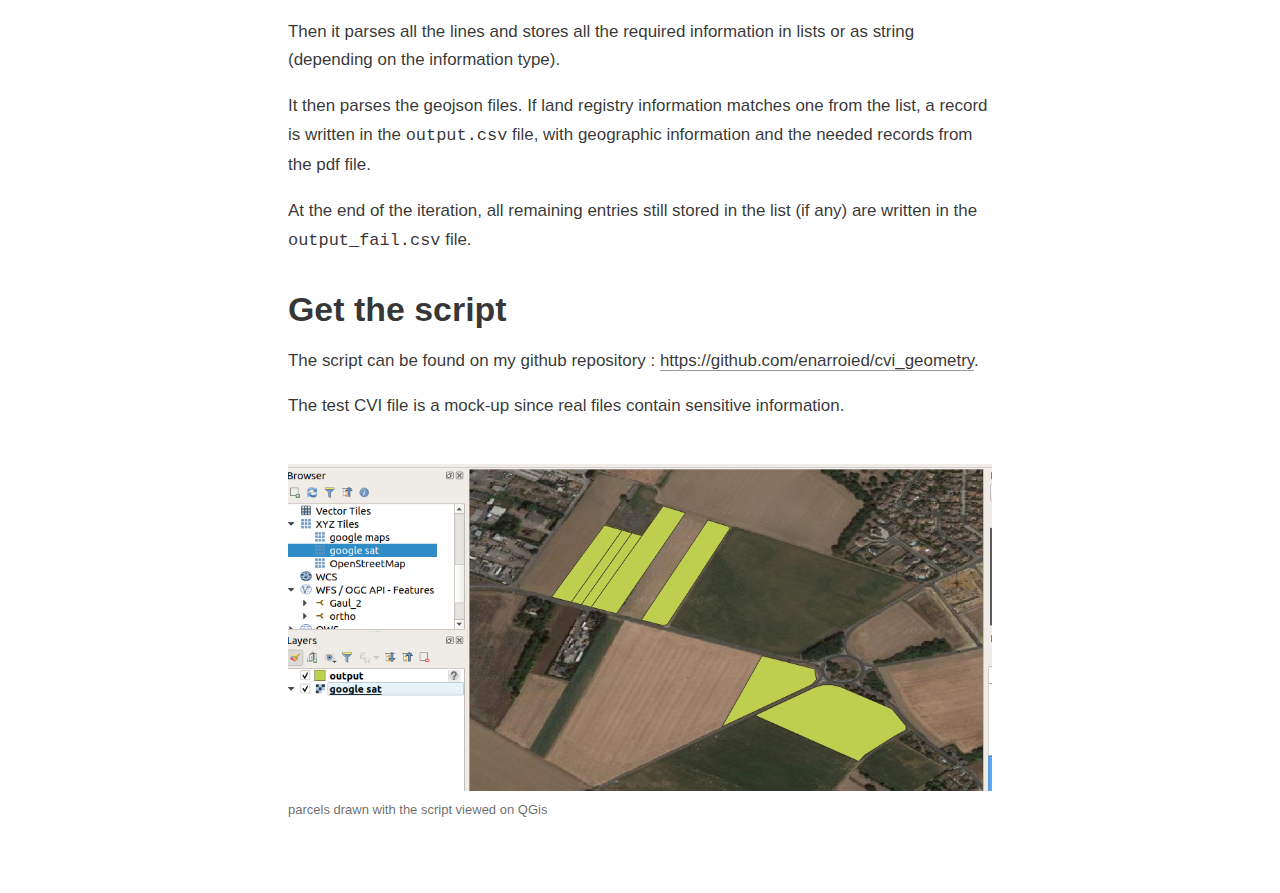
<file: _projects/cvi_geometry/cvi_geometry.html>
<!DOCTYPE html>

<html xmlns="http://www.w3.org/1999/xhtml" lang="" xml:lang="">

<head>
  <meta charset="utf-8"/>
  <meta name="viewport" content="width=device-width, initial-scale=1"/>
  <meta http-equiv="X-UA-Compatible" content="IE=Edge,chrome=1"/>
  <meta name="generator" content="distill" />

  <style type="text/css">
  /* Hide doc at startup (prevent jankiness while JS renders/transforms) */
  body {
    visibility: hidden;
  }
  </style>

 <!--radix_placeholder_import_source-->
 <!--/radix_placeholder_import_source-->

<style type="text/css">code{white-space: pre;}</style>
<style type="text/css" data-origin="pandoc">
pre > code.sourceCode { white-space: pre; position: relative; }
pre > code.sourceCode > span { display: inline-block; line-height: 1.25; }
pre > code.sourceCode > span:empty { height: 1.2em; }
.sourceCode { overflow: visible; }
code.sourceCode > span { color: inherit; text-decoration: inherit; }
div.sourceCode { margin: 1em 0; }
pre.sourceCode { margin: 0; }
@media screen {
div.sourceCode { overflow: auto; }
}
@media print {
pre > code.sourceCode { white-space: pre-wrap; }
pre > code.sourceCode > span { text-indent: -5em; padding-left: 5em; }
}
pre.numberSource code
  { counter-reset: source-line 0; }
pre.numberSource code > span
  { position: relative; left: -4em; counter-increment: source-line; }
pre.numberSource code > span > a:first-child::before
  { content: counter(source-line);
    position: relative; left: -1em; text-align: right; vertical-align: baseline;
    border: none; display: inline-block;
    -webkit-touch-callout: none; -webkit-user-select: none;
    -khtml-user-select: none; -moz-user-select: none;
    -ms-user-select: none; user-select: none;
    padding: 0 4px; width: 4em;
    color: #aaaaaa;
  }
pre.numberSource { margin-left: 3em; border-left: 1px solid #aaaaaa;  padding-left: 4px; }
div.sourceCode
  { color: #00769e; background-color: #f1f3f5; }
@media screen {
pre > code.sourceCode > span > a:first-child::before { text-decoration: underline; }
}
code span { color: #00769e; } /* Normal */
code span.al { color: #ad0000; } /* Alert */
code span.an { color: #5e5e5e; } /* Annotation */
code span.at { color: #657422; } /* Attribute */
code span.bn { color: #ad0000; } /* BaseN */
code span.bu { } /* BuiltIn */
code span.cf { color: #00769e; } /* ControlFlow */
code span.ch { color: #20794d; } /* Char */
code span.cn { color: #8f5902; } /* Constant */
code span.co { color: #5e5e5e; } /* Comment */
code span.cv { color: #5e5e5e; font-style: italic; } /* CommentVar */
code span.do { color: #5e5e5e; font-style: italic; } /* Documentation */
code span.dt { color: #ad0000; } /* DataType */
code span.dv { color: #ad0000; } /* DecVal */
code span.er { color: #ad0000; } /* Error */
code span.ex { } /* Extension */
code span.fl { color: #ad0000; } /* Float */
code span.fu { color: #4758ab; } /* Function */
code span.im { } /* Import */
code span.in { color: #5e5e5e; } /* Information */
code span.kw { color: #00769e; } /* Keyword */
code span.op { color: #5e5e5e; } /* Operator */
code span.ot { color: #00769e; } /* Other */
code span.pp { color: #ad0000; } /* Preprocessor */
code span.sc { color: #5e5e5e; } /* SpecialChar */
code span.ss { color: #20794d; } /* SpecialString */
code span.st { color: #20794d; } /* String */
code span.va { color: #111111; } /* Variable */
code span.vs { color: #20794d; } /* VerbatimString */
code span.wa { color: #5e5e5e; font-style: italic; } /* Warning */
</style>


  <!--radix_placeholder_meta_tags-->
  <title>CVI Geometry</title>

  <meta property="description" itemprop="description" content="A python script to extract land registry information from a specific type of pdf file using publicly available&#10;&#10;[See on github](https://github.com/enarroied/cvi_geometry)"/>


  <!--  https://schema.org/Article -->
  <meta property="article:published" itemprop="datePublished" content="2022-05-11"/>
  <meta property="article:created" itemprop="dateCreated" content="2022-05-11"/>
  <meta name="article:author" content="Eric Narro"/>

  <!--  https://developers.facebook.com/docs/sharing/webmasters#markup -->
  <meta property="og:title" content="CVI Geometry"/>
  <meta property="og:type" content="article"/>
  <meta property="og:description" content="A python script to extract land registry information from a specific type of pdf file using publicly available&#10;&#10;[See on github](https://github.com/enarroied/cvi_geometry)"/>
  <meta property="og:locale" content="en_US"/>

  <!--  https://dev.twitter.com/cards/types/summary -->
  <meta property="twitter:card" content="summary"/>
  <meta property="twitter:title" content="CVI Geometry"/>
  <meta property="twitter:description" content="A python script to extract land registry information from a specific type of pdf file using publicly available&#10;&#10;[See on github](https://github.com/enarroied/cvi_geometry)"/>

  <!--/radix_placeholder_meta_tags-->
  <!--radix_placeholder_rmarkdown_metadata-->

  <script type="text/json" id="radix-rmarkdown-metadata">
  {"type":"list","attributes":{"names":{"type":"character","attributes":{},"value":["title","description","author","date","links","output","categories","preview"]}},"value":[{"type":"character","attributes":{},"value":["CVI Geometry"]},{"type":"character","attributes":{},"value":["A python script to extract land registry information from a specific type of pdf file using publicly available\n\n[See on github](https://github.com/enarroied/cvi_geometry)\n"]},{"type":"list","attributes":{},"value":[{"type":"list","attributes":{"names":{"type":"character","attributes":{},"value":["name","url"]}},"value":[{"type":"character","attributes":{},"value":["Eric Narro"]},{"type":"character","attributes":{},"value":["https://enarroied.github.io"]}]}]},{"type":"character","attributes":{},"value":["05-11-2022"]},{"type":"list","attributes":{},"value":[{"type":"list","attributes":{"names":{"type":"character","attributes":{},"value":["label","url"]}},"value":[{"type":"character","attributes":{},"value":["LinkedIn"]},{"type":"character","attributes":{},"value":["https://www.linkedin.com/in/ericnarro/"]}]}]},{"type":"list","attributes":{"names":{"type":"character","attributes":{},"value":["distill::distill_article"]}},"value":[{"type":"list","attributes":{"names":{"type":"character","attributes":{},"value":["self_contained","toc"]}},"value":[{"type":"logical","attributes":{},"value":[false]},{"type":"logical","attributes":{},"value":[true]}]}]},{"type":"character","attributes":{},"value":["Python","QGIS","maps"]},{"type":"character","attributes":{},"value":["cvi_geometry.png"]}]}
  </script>
  <!--/radix_placeholder_rmarkdown_metadata-->
  
  <script type="text/json" id="radix-resource-manifest">
  {"type":"character","attributes":{},"value":["cvi_geometry_files/anchor-4.2.2/anchor.min.js","cvi_geometry_files/bowser-1.9.3/bowser.min.js","cvi_geometry_files/distill-2.2.21/template.v2.js","cvi_geometry_files/header-attrs-2.14/header-attrs.js","cvi_geometry_files/jquery-3.6.0/jquery-3.6.0.js","cvi_geometry_files/jquery-3.6.0/jquery-3.6.0.min.js","cvi_geometry_files/jquery-3.6.0/jquery-3.6.0.min.map","cvi_geometry_files/popper-2.6.0/popper.min.js","cvi_geometry_files/tippy-6.2.7/tippy-bundle.umd.min.js","cvi_geometry_files/tippy-6.2.7/tippy-light-border.css","cvi_geometry_files/tippy-6.2.7/tippy.css","cvi_geometry_files/tippy-6.2.7/tippy.umd.min.js","cvi_geometry_files/webcomponents-2.0.0/webcomponents.js","cvi_geometry.png"]}
  </script>
  <!--radix_placeholder_navigation_in_header-->
  <!--/radix_placeholder_navigation_in_header-->
  <!--radix_placeholder_distill-->

  <style type="text/css">

  body {
    background-color: white;
  }

  .pandoc-table {
    width: 100%;
  }

  .pandoc-table>caption {
    margin-bottom: 10px;
  }

  .pandoc-table th:not([align]) {
    text-align: left;
  }

  .pagedtable-footer {
    font-size: 15px;
  }

  d-byline .byline {
    grid-template-columns: 2fr 2fr;
  }

  d-byline .byline h3 {
    margin-block-start: 1.5em;
  }

  d-byline .byline .authors-affiliations h3 {
    margin-block-start: 0.5em;
  }

  .authors-affiliations .orcid-id {
    width: 16px;
    height:16px;
    margin-left: 4px;
    margin-right: 4px;
    vertical-align: middle;
    padding-bottom: 2px;
  }

  d-title .dt-tags {
    margin-top: 1em;
    grid-column: text;
  }

  .dt-tags .dt-tag {
    text-decoration: none;
    display: inline-block;
    color: rgba(0,0,0,0.6);
    padding: 0em 0.4em;
    margin-right: 0.5em;
    margin-bottom: 0.4em;
    font-size: 70%;
    border: 1px solid rgba(0,0,0,0.2);
    border-radius: 3px;
    text-transform: uppercase;
    font-weight: 500;
  }

  d-article table.gt_table td,
  d-article table.gt_table th {
    border-bottom: none;
  }

  .html-widget {
    margin-bottom: 2.0em;
  }

  .l-screen-inset {
    padding-right: 16px;
  }

  .l-screen .caption {
    margin-left: 10px;
  }

  .shaded {
    background: rgb(247, 247, 247);
    padding-top: 20px;
    padding-bottom: 20px;
    border-top: 1px solid rgba(0, 0, 0, 0.1);
    border-bottom: 1px solid rgba(0, 0, 0, 0.1);
  }

  .shaded .html-widget {
    margin-bottom: 0;
    border: 1px solid rgba(0, 0, 0, 0.1);
  }

  .shaded .shaded-content {
    background: white;
  }

  .text-output {
    margin-top: 0;
    line-height: 1.5em;
  }

  .hidden {
    display: none !important;
  }

  d-article {
    padding-top: 2.5rem;
    padding-bottom: 30px;
  }

  d-appendix {
    padding-top: 30px;
  }

  d-article>p>img {
    width: 100%;
  }

  d-article h2 {
    margin: 1rem 0 1.5rem 0;
  }

  d-article h3 {
    margin-top: 1.5rem;
  }

  d-article iframe {
    border: 1px solid rgba(0, 0, 0, 0.1);
    margin-bottom: 2.0em;
    width: 100%;
  }

  /* Tweak code blocks */

  d-article div.sourceCode code,
  d-article pre code {
    font-family: Consolas, Monaco, 'Andale Mono', 'Ubuntu Mono', monospace;
  }

  d-article pre,
  d-article div.sourceCode,
  d-article div.sourceCode pre {
    overflow: auto;
  }

  d-article div.sourceCode {
    background-color: white;
  }

  d-article div.sourceCode pre {
    padding-left: 10px;
    font-size: 12px;
    border-left: 2px solid rgba(0,0,0,0.1);
  }

  d-article pre {
    font-size: 12px;
    color: black;
    background: none;
    margin-top: 0;
    text-align: left;
    white-space: pre;
    word-spacing: normal;
    word-break: normal;
    word-wrap: normal;
    line-height: 1.5;

    -moz-tab-size: 4;
    -o-tab-size: 4;
    tab-size: 4;

    -webkit-hyphens: none;
    -moz-hyphens: none;
    -ms-hyphens: none;
    hyphens: none;
  }

  d-article pre a {
    border-bottom: none;
  }

  d-article pre a:hover {
    border-bottom: none;
    text-decoration: underline;
  }

  d-article details {
    grid-column: text;
    margin-bottom: 0.8em;
  }

  @media(min-width: 768px) {

  d-article pre,
  d-article div.sourceCode,
  d-article div.sourceCode pre {
    overflow: visible !important;
  }

  d-article div.sourceCode pre {
    padding-left: 18px;
    font-size: 14px;
  }

  d-article pre {
    font-size: 14px;
  }

  }

  figure img.external {
    background: white;
    border: 1px solid rgba(0, 0, 0, 0.1);
    box-shadow: 0 1px 8px rgba(0, 0, 0, 0.1);
    padding: 18px;
    box-sizing: border-box;
  }

  /* CSS for d-contents */

  .d-contents {
    grid-column: text;
    color: rgba(0,0,0,0.8);
    font-size: 0.9em;
    padding-bottom: 1em;
    margin-bottom: 1em;
    padding-bottom: 0.5em;
    margin-bottom: 1em;
    padding-left: 0.25em;
    justify-self: start;
  }

  @media(min-width: 1000px) {
    .d-contents.d-contents-float {
      height: 0;
      grid-column-start: 1;
      grid-column-end: 4;
      justify-self: center;
      padding-right: 3em;
      padding-left: 2em;
    }
  }

  .d-contents nav h3 {
    font-size: 18px;
    margin-top: 0;
    margin-bottom: 1em;
  }

  .d-contents li {
    list-style-type: none
  }

  .d-contents nav > ul {
    padding-left: 0;
  }

  .d-contents ul {
    padding-left: 1em
  }

  .d-contents nav ul li {
    margin-top: 0.6em;
    margin-bottom: 0.2em;
  }

  .d-contents nav a {
    font-size: 13px;
    border-bottom: none;
    text-decoration: none
    color: rgba(0, 0, 0, 0.8);
  }

  .d-contents nav a:hover {
    text-decoration: underline solid rgba(0, 0, 0, 0.6)
  }

  .d-contents nav > ul > li > a {
    font-weight: 600;
  }

  .d-contents nav > ul > li > ul {
    font-weight: inherit;
  }

  .d-contents nav > ul > li > ul > li {
    margin-top: 0.2em;
  }


  .d-contents nav ul {
    margin-top: 0;
    margin-bottom: 0.25em;
  }

  .d-article-with-toc h2:nth-child(2) {
    margin-top: 0;
  }


  /* Figure */

  .figure {
    position: relative;
    margin-bottom: 2.5em;
    margin-top: 1.5em;
  }

  .figure .caption {
    color: rgba(0, 0, 0, 0.6);
    font-size: 12px;
    line-height: 1.5em;
  }

  .figure img.external {
    background: white;
    border: 1px solid rgba(0, 0, 0, 0.1);
    box-shadow: 0 1px 8px rgba(0, 0, 0, 0.1);
    padding: 18px;
    box-sizing: border-box;
  }

  .figure .caption a {
    color: rgba(0, 0, 0, 0.6);
  }

  .figure .caption b,
  .figure .caption strong, {
    font-weight: 600;
    color: rgba(0, 0, 0, 1.0);
  }

  /* Citations */

  d-article .citation {
    color: inherit;
    cursor: inherit;
  }

  div.hanging-indent{
    margin-left: 1em; text-indent: -1em;
  }

  /* Citation hover box */

  .tippy-box[data-theme~=light-border] {
    background-color: rgba(250, 250, 250, 0.95);
  }

  .tippy-content > p {
    margin-bottom: 0;
    padding: 2px;
  }


  /* Tweak 1000px media break to show more text */

  @media(min-width: 1000px) {
    .base-grid,
    distill-header,
    d-title,
    d-abstract,
    d-article,
    d-appendix,
    distill-appendix,
    d-byline,
    d-footnote-list,
    d-citation-list,
    distill-footer {
      grid-template-columns: [screen-start] 1fr [page-start kicker-start] 80px [middle-start] 50px [text-start kicker-end] 65px 65px 65px 65px 65px 65px 65px 65px [text-end gutter-start] 65px [middle-end] 65px [page-end gutter-end] 1fr [screen-end];
      grid-column-gap: 16px;
    }

    .grid {
      grid-column-gap: 16px;
    }

    d-article {
      font-size: 1.06rem;
      line-height: 1.7em;
    }
    figure .caption, .figure .caption, figure figcaption {
      font-size: 13px;
    }
  }

  @media(min-width: 1180px) {
    .base-grid,
    distill-header,
    d-title,
    d-abstract,
    d-article,
    d-appendix,
    distill-appendix,
    d-byline,
    d-footnote-list,
    d-citation-list,
    distill-footer {
      grid-template-columns: [screen-start] 1fr [page-start kicker-start] 60px [middle-start] 60px [text-start kicker-end] 60px 60px 60px 60px 60px 60px 60px 60px [text-end gutter-start] 60px [middle-end] 60px [page-end gutter-end] 1fr [screen-end];
      grid-column-gap: 32px;
    }

    .grid {
      grid-column-gap: 32px;
    }
  }


  /* Get the citation styles for the appendix (not auto-injected on render since
     we do our own rendering of the citation appendix) */

  d-appendix .citation-appendix,
  .d-appendix .citation-appendix {
    font-size: 11px;
    line-height: 15px;
    border-left: 1px solid rgba(0, 0, 0, 0.1);
    padding-left: 18px;
    border: 1px solid rgba(0,0,0,0.1);
    background: rgba(0, 0, 0, 0.02);
    padding: 10px 18px;
    border-radius: 3px;
    color: rgba(150, 150, 150, 1);
    overflow: hidden;
    margin-top: -12px;
    white-space: pre-wrap;
    word-wrap: break-word;
  }

  /* Include appendix styles here so they can be overridden */

  d-appendix {
    contain: layout style;
    font-size: 0.8em;
    line-height: 1.7em;
    margin-top: 60px;
    margin-bottom: 0;
    border-top: 1px solid rgba(0, 0, 0, 0.1);
    color: rgba(0,0,0,0.5);
    padding-top: 60px;
    padding-bottom: 48px;
  }

  d-appendix h3 {
    grid-column: page-start / text-start;
    font-size: 15px;
    font-weight: 500;
    margin-top: 1em;
    margin-bottom: 0;
    color: rgba(0,0,0,0.65);
  }

  d-appendix h3 + * {
    margin-top: 1em;
  }

  d-appendix ol {
    padding: 0 0 0 15px;
  }

  @media (min-width: 768px) {
    d-appendix ol {
      padding: 0 0 0 30px;
      margin-left: -30px;
    }
  }

  d-appendix li {
    margin-bottom: 1em;
  }

  d-appendix a {
    color: rgba(0, 0, 0, 0.6);
  }

  d-appendix > * {
    grid-column: text;
  }

  d-appendix > d-footnote-list,
  d-appendix > d-citation-list,
  d-appendix > distill-appendix {
    grid-column: screen;
  }

  /* Include footnote styles here so they can be overridden */

  d-footnote-list {
    contain: layout style;
  }

  d-footnote-list > * {
    grid-column: text;
  }

  d-footnote-list a.footnote-backlink {
    color: rgba(0,0,0,0.3);
    padding-left: 0.5em;
  }



  /* Anchor.js */

  .anchorjs-link {
    /*transition: all .25s linear; */
    text-decoration: none;
    border-bottom: none;
  }
  *:hover > .anchorjs-link {
    margin-left: -1.125em !important;
    text-decoration: none;
    border-bottom: none;
  }

  /* Social footer */

  .social_footer {
    margin-top: 30px;
    margin-bottom: 0;
    color: rgba(0,0,0,0.67);
  }

  .disqus-comments {
    margin-right: 30px;
  }

  .disqus-comment-count {
    border-bottom: 1px solid rgba(0, 0, 0, 0.4);
    cursor: pointer;
  }

  #disqus_thread {
    margin-top: 30px;
  }

  .article-sharing a {
    border-bottom: none;
    margin-right: 8px;
  }

  .article-sharing a:hover {
    border-bottom: none;
  }

  .sidebar-section.subscribe {
    font-size: 12px;
    line-height: 1.6em;
  }

  .subscribe p {
    margin-bottom: 0.5em;
  }


  .article-footer .subscribe {
    font-size: 15px;
    margin-top: 45px;
  }


  .sidebar-section.custom {
    font-size: 12px;
    line-height: 1.6em;
  }

  .custom p {
    margin-bottom: 0.5em;
  }

  /* Styles for listing layout (hide title) */
  .layout-listing d-title, .layout-listing .d-title {
    display: none;
  }

  /* Styles for posts lists (not auto-injected) */


  .posts-with-sidebar {
    padding-left: 45px;
    padding-right: 45px;
  }

  .posts-list .description h2,
  .posts-list .description p {
    font-family: -apple-system, BlinkMacSystemFont, "Segoe UI", Roboto, Oxygen, Ubuntu, Cantarell, "Fira Sans", "Droid Sans", "Helvetica Neue", Arial, sans-serif;
  }

  .posts-list .description h2 {
    font-weight: 700;
    border-bottom: none;
    padding-bottom: 0;
  }

  .posts-list h2.post-tag {
    border-bottom: 1px solid rgba(0, 0, 0, 0.2);
    padding-bottom: 12px;
  }
  .posts-list {
    margin-top: 60px;
    margin-bottom: 24px;
  }

  .posts-list .post-preview {
    text-decoration: none;
    overflow: hidden;
    display: block;
    border-bottom: 1px solid rgba(0, 0, 0, 0.1);
    padding: 24px 0;
  }

  .post-preview-last {
    border-bottom: none !important;
  }

  .posts-list .posts-list-caption {
    grid-column: screen;
    font-weight: 400;
  }

  .posts-list .post-preview h2 {
    margin: 0 0 6px 0;
    line-height: 1.2em;
    font-style: normal;
    font-size: 24px;
  }

  .posts-list .post-preview p {
    margin: 0 0 12px 0;
    line-height: 1.4em;
    font-size: 16px;
  }

  .posts-list .post-preview .thumbnail {
    box-sizing: border-box;
    margin-bottom: 24px;
    position: relative;
    max-width: 500px;
  }
  .posts-list .post-preview img {
    width: 100%;
    display: block;
  }

  .posts-list .metadata {
    font-size: 12px;
    line-height: 1.4em;
    margin-bottom: 18px;
  }

  .posts-list .metadata > * {
    display: inline-block;
  }

  .posts-list .metadata .publishedDate {
    margin-right: 2em;
  }

  .posts-list .metadata .dt-authors {
    display: block;
    margin-top: 0.3em;
    margin-right: 2em;
  }

  .posts-list .dt-tags {
    display: block;
    line-height: 1em;
  }

  .posts-list .dt-tags .dt-tag {
    display: inline-block;
    color: rgba(0,0,0,0.6);
    padding: 0.3em 0.4em;
    margin-right: 0.2em;
    margin-bottom: 0.4em;
    font-size: 60%;
    border: 1px solid rgba(0,0,0,0.2);
    border-radius: 3px;
    text-transform: uppercase;
    font-weight: 500;
  }

  .posts-list img {
    opacity: 1;
  }

  .posts-list img[data-src] {
    opacity: 0;
  }

  .posts-more {
    clear: both;
  }


  .posts-sidebar {
    font-size: 16px;
  }

  .posts-sidebar h3 {
    font-size: 16px;
    margin-top: 0;
    margin-bottom: 0.5em;
    font-weight: 400;
    text-transform: uppercase;
  }

  .sidebar-section {
    margin-bottom: 30px;
  }

  .categories ul {
    list-style-type: none;
    margin: 0;
    padding: 0;
  }

  .categories li {
    color: rgba(0, 0, 0, 0.8);
    margin-bottom: 0;
  }

  .categories li>a {
    border-bottom: none;
  }

  .categories li>a:hover {
    border-bottom: 1px solid rgba(0, 0, 0, 0.4);
  }

  .categories .active {
    font-weight: 600;
  }

  .categories .category-count {
    color: rgba(0, 0, 0, 0.4);
  }


  @media(min-width: 768px) {
    .posts-list .post-preview h2 {
      font-size: 26px;
    }
    .posts-list .post-preview .thumbnail {
      float: right;
      width: 30%;
      margin-bottom: 0;
    }
    .posts-list .post-preview .description {
      float: left;
      width: 45%;
    }
    .posts-list .post-preview .metadata {
      float: left;
      width: 20%;
      margin-top: 8px;
    }
    .posts-list .post-preview p {
      margin: 0 0 12px 0;
      line-height: 1.5em;
      font-size: 16px;
    }
    .posts-with-sidebar .posts-list {
      float: left;
      width: 75%;
    }
    .posts-with-sidebar .posts-sidebar {
      float: right;
      width: 20%;
      margin-top: 60px;
      padding-top: 24px;
      padding-bottom: 24px;
    }
  }


  /* Improve display for browsers without grid (IE/Edge <= 15) */

  .downlevel {
    line-height: 1.6em;
    font-family: -apple-system, BlinkMacSystemFont, "Segoe UI", Roboto, Oxygen, Ubuntu, Cantarell, "Fira Sans", "Droid Sans", "Helvetica Neue", Arial, sans-serif;
    margin: 0;
  }

  .downlevel .d-title {
    padding-top: 6rem;
    padding-bottom: 1.5rem;
  }

  .downlevel .d-title h1 {
    font-size: 50px;
    font-weight: 700;
    line-height: 1.1em;
    margin: 0 0 0.5rem;
  }

  .downlevel .d-title p {
    font-weight: 300;
    font-size: 1.2rem;
    line-height: 1.55em;
    margin-top: 0;
  }

  .downlevel .d-byline {
    padding-top: 0.8em;
    padding-bottom: 0.8em;
    font-size: 0.8rem;
    line-height: 1.8em;
  }

  .downlevel .section-separator {
    border: none;
    border-top: 1px solid rgba(0, 0, 0, 0.1);
  }

  .downlevel .d-article {
    font-size: 1.06rem;
    line-height: 1.7em;
    padding-top: 1rem;
    padding-bottom: 2rem;
  }


  .downlevel .d-appendix {
    padding-left: 0;
    padding-right: 0;
    max-width: none;
    font-size: 0.8em;
    line-height: 1.7em;
    margin-bottom: 0;
    color: rgba(0,0,0,0.5);
    padding-top: 40px;
    padding-bottom: 48px;
  }

  .downlevel .footnotes ol {
    padding-left: 13px;
  }

  .downlevel .base-grid,
  .downlevel .distill-header,
  .downlevel .d-title,
  .downlevel .d-abstract,
  .downlevel .d-article,
  .downlevel .d-appendix,
  .downlevel .distill-appendix,
  .downlevel .d-byline,
  .downlevel .d-footnote-list,
  .downlevel .d-citation-list,
  .downlevel .distill-footer,
  .downlevel .appendix-bottom,
  .downlevel .posts-container {
    padding-left: 40px;
    padding-right: 40px;
  }

  @media(min-width: 768px) {
    .downlevel .base-grid,
    .downlevel .distill-header,
    .downlevel .d-title,
    .downlevel .d-abstract,
    .downlevel .d-article,
    .downlevel .d-appendix,
    .downlevel .distill-appendix,
    .downlevel .d-byline,
    .downlevel .d-footnote-list,
    .downlevel .d-citation-list,
    .downlevel .distill-footer,
    .downlevel .appendix-bottom,
    .downlevel .posts-container {
    padding-left: 150px;
    padding-right: 150px;
    max-width: 900px;
  }
  }

  .downlevel pre code {
    display: block;
    border-left: 2px solid rgba(0, 0, 0, .1);
    padding: 0 0 0 20px;
    font-size: 14px;
  }

  .downlevel code, .downlevel pre {
    color: black;
    background: none;
    font-family: Consolas, Monaco, 'Andale Mono', 'Ubuntu Mono', monospace;
    text-align: left;
    white-space: pre;
    word-spacing: normal;
    word-break: normal;
    word-wrap: normal;
    line-height: 1.5;

    -moz-tab-size: 4;
    -o-tab-size: 4;
    tab-size: 4;

    -webkit-hyphens: none;
    -moz-hyphens: none;
    -ms-hyphens: none;
    hyphens: none;
  }

  .downlevel .posts-list .post-preview {
    color: inherit;
  }



  </style>

  <script type="application/javascript">

  function is_downlevel_browser() {
    if (bowser.isUnsupportedBrowser({ msie: "12", msedge: "16"},
                                   window.navigator.userAgent)) {
      return true;
    } else {
      return window.load_distill_framework === undefined;
    }
  }

  // show body when load is complete
  function on_load_complete() {

    // add anchors
    if (window.anchors) {
      window.anchors.options.placement = 'left';
      window.anchors.add('d-article > h2, d-article > h3, d-article > h4, d-article > h5');
    }


    // set body to visible
    document.body.style.visibility = 'visible';

    // force redraw for leaflet widgets
    if (window.HTMLWidgets) {
      var maps = window.HTMLWidgets.findAll(".leaflet");
      $.each(maps, function(i, el) {
        var map = this.getMap();
        map.invalidateSize();
        map.eachLayer(function(layer) {
          if (layer instanceof L.TileLayer)
            layer.redraw();
        });
      });
    }

    // trigger 'shown' so htmlwidgets resize
    $('d-article').trigger('shown');
  }

  function init_distill() {

    init_common();

    // create front matter
    var front_matter = $('<d-front-matter></d-front-matter>');
    $('#distill-front-matter').wrap(front_matter);

    // create d-title
    $('.d-title').changeElementType('d-title');

    // create d-byline
    var byline = $('<d-byline></d-byline>');
    $('.d-byline').replaceWith(byline);

    // create d-article
    var article = $('<d-article></d-article>');
    $('.d-article').wrap(article).children().unwrap();

    // move posts container into article
    $('.posts-container').appendTo($('d-article'));

    // create d-appendix
    $('.d-appendix').changeElementType('d-appendix');

    // flag indicating that we have appendix items
    var appendix = $('.appendix-bottom').children('h3').length > 0;

    // replace footnotes with <d-footnote>
    $('.footnote-ref').each(function(i, val) {
      appendix = true;
      var href = $(this).attr('href');
      var id = href.replace('#', '');
      var fn = $('#' + id);
      var fn_p = $('#' + id + '>p');
      fn_p.find('.footnote-back').remove();
      var text = fn_p.html();
      var dtfn = $('<d-footnote></d-footnote>');
      dtfn.html(text);
      $(this).replaceWith(dtfn);
    });
    // remove footnotes
    $('.footnotes').remove();

    // move refs into #references-listing
    $('#references-listing').replaceWith($('#refs'));

    $('h1.appendix, h2.appendix').each(function(i, val) {
      $(this).changeElementType('h3');
    });
    $('h3.appendix').each(function(i, val) {
      var id = $(this).attr('id');
      $('.d-contents a[href="#' + id + '"]').parent().remove();
      appendix = true;
      $(this).nextUntil($('h1, h2, h3')).addBack().appendTo($('d-appendix'));
    });

    // show d-appendix if we have appendix content
    $("d-appendix").css('display', appendix ? 'grid' : 'none');

    // localize layout chunks to just output
    $('.layout-chunk').each(function(i, val) {

      // capture layout
      var layout = $(this).attr('data-layout');

      // apply layout to markdown level block elements
      var elements = $(this).children().not('details, div.sourceCode, pre, script');
      elements.each(function(i, el) {
        var layout_div = $('<div class="' + layout + '"></div>');
        if (layout_div.hasClass('shaded')) {
          var shaded_content = $('<div class="shaded-content"></div>');
          $(this).wrap(shaded_content);
          $(this).parent().wrap(layout_div);
        } else {
          $(this).wrap(layout_div);
        }
      });


      // unwrap the layout-chunk div
      $(this).children().unwrap();
    });

    // remove code block used to force  highlighting css
    $('.distill-force-highlighting-css').parent().remove();

    // remove empty line numbers inserted by pandoc when using a
    // custom syntax highlighting theme
    $('code.sourceCode a:empty').remove();

    // load distill framework
    load_distill_framework();

    // wait for window.distillRunlevel == 4 to do post processing
    function distill_post_process() {

      if (!window.distillRunlevel || window.distillRunlevel < 4)
        return;

      // hide author/affiliations entirely if we have no authors
      var front_matter = JSON.parse($("#distill-front-matter").html());
      var have_authors = front_matter.authors && front_matter.authors.length > 0;
      if (!have_authors)
        $('d-byline').addClass('hidden');

      // article with toc class
      $('.d-contents').parent().addClass('d-article-with-toc');

      // strip links that point to #
      $('.authors-affiliations').find('a[href="#"]').removeAttr('href');

      // add orcid ids
      $('.authors-affiliations').find('.author').each(function(i, el) {
        var orcid_id = front_matter.authors[i].orcidID;
        if (orcid_id) {
          var a = $('<a></a>');
          a.attr('href', 'https://orcid.org/' + orcid_id);
          var img = $('<img></img>');
          img.addClass('orcid-id');
          img.attr('alt', 'ORCID ID');
          img.attr('src','[data-uri]');
          a.append(img);
          $(this).append(a);
        }
      });

      // hide elements of author/affiliations grid that have no value
      function hide_byline_column(caption) {
        $('d-byline').find('h3:contains("' + caption + '")').parent().css('visibility', 'hidden');
      }

      // affiliations
      var have_affiliations = false;
      for (var i = 0; i<front_matter.authors.length; ++i) {
        var author = front_matter.authors[i];
        if (author.affiliation !== "&nbsp;") {
          have_affiliations = true;
          break;
        }
      }
      if (!have_affiliations)
        $('d-byline').find('h3:contains("Affiliations")').css('visibility', 'hidden');

      // published date
      if (!front_matter.publishedDate)
        hide_byline_column("Published");

      // document object identifier
      var doi = $('d-byline').find('h3:contains("DOI")');
      var doi_p = doi.next().empty();
      if (!front_matter.doi) {
        // if we have a citation and valid citationText then link to that
        if ($('#citation').length > 0 && front_matter.citationText) {
          doi.html('Citation');
          $('<a href="#citation"></a>')
            .text(front_matter.citationText)
            .appendTo(doi_p);
        } else {
          hide_byline_column("DOI");
        }
      } else {
        $('<a></a>')
           .attr('href', "https://doi.org/" + front_matter.doi)
           .html(front_matter.doi)
           .appendTo(doi_p);
      }

       // change plural form of authors/affiliations
      if (front_matter.authors.length === 1) {
        var grid = $('.authors-affiliations');
        grid.children('h3:contains("Authors")').text('Author');
        grid.children('h3:contains("Affiliations")').text('Affiliation');
      }

      // remove d-appendix and d-footnote-list local styles
      $('d-appendix > style:first-child').remove();
      $('d-footnote-list > style:first-child').remove();

      // move appendix-bottom entries to the bottom
      $('.appendix-bottom').appendTo('d-appendix').children().unwrap();
      $('.appendix-bottom').remove();

      // hoverable references
      $('span.citation[data-cites]').each(function() {
        if ($(this).children()[0].nodeName == "D-FOOTNOTE") {
          var fn = $(this).children()[0]
          $(this).html(fn.shadowRoot.querySelector("sup"))
          $(this).id = fn.id
          fn.remove()
        }
        var refs = $(this).attr('data-cites').split(" ");
        var refHtml = refs.map(function(ref) {
          return "<p>" + $('#ref-' + ref).html() + "</p>";
        }).join("\n");
        window.tippy(this, {
          allowHTML: true,
          content: refHtml,
          maxWidth: 500,
          interactive: true,
          interactiveBorder: 10,
          theme: 'light-border',
          placement: 'bottom-start'
        });
      });

      // fix footnotes in tables (#411)
      // replacing broken distill.pub feature
      $('table d-footnote').each(function() {
        // we replace internal showAtNode methode which is triggered when hovering a footnote
        this.hoverBox.showAtNode = function(node) {
          // ported from https://github.com/distillpub/template/pull/105/files
          calcOffset = function(elem) {
              let x = elem.offsetLeft;
              let y = elem.offsetTop;
              // Traverse upwards until an `absolute` element is found or `elem`
              // becomes null.
              while (elem = elem.offsetParent && elem.style.position != 'absolute') {
                  x += elem.offsetLeft;
                  y += elem.offsetTop;
              }

              return { left: x, top: y };
          }
          // https://developer.mozilla.org/en-US/docs/Web/API/HTMLElement/offsetTop
          const bbox = node.getBoundingClientRect();
          const offset = calcOffset(node);
          this.show([offset.left + bbox.width, offset.top + bbox.height]);
        }
      })

      // clear polling timer
      clearInterval(tid);

      // show body now that everything is ready
      on_load_complete();
    }

    var tid = setInterval(distill_post_process, 50);
    distill_post_process();

  }

  function init_downlevel() {

    init_common();

     // insert hr after d-title
    $('.d-title').after($('<hr class="section-separator"/>'));

    // check if we have authors
    var front_matter = JSON.parse($("#distill-front-matter").html());
    var have_authors = front_matter.authors && front_matter.authors.length > 0;

    // manage byline/border
    if (!have_authors)
      $('.d-byline').remove();
    $('.d-byline').after($('<hr class="section-separator"/>'));
    $('.d-byline a').remove();

    // remove toc
    $('.d-contents').remove();

    // move appendix elements
    $('h1.appendix, h2.appendix').each(function(i, val) {
      $(this).changeElementType('h3');
    });
    $('h3.appendix').each(function(i, val) {
      $(this).nextUntil($('h1, h2, h3')).addBack().appendTo($('.d-appendix'));
    });


    // inject headers into references and footnotes
    var refs_header = $('<h3></h3>');
    refs_header.text('References');
    $('#refs').prepend(refs_header);

    var footnotes_header = $('<h3></h3');
    footnotes_header.text('Footnotes');
    $('.footnotes').children('hr').first().replaceWith(footnotes_header);

    // move appendix-bottom entries to the bottom
    $('.appendix-bottom').appendTo('.d-appendix').children().unwrap();
    $('.appendix-bottom').remove();

    // remove appendix if it's empty
    if ($('.d-appendix').children().length === 0)
      $('.d-appendix').remove();

    // prepend separator above appendix
    $('.d-appendix').before($('<hr class="section-separator" style="clear: both"/>'));

    // trim code
    $('pre>code').each(function(i, val) {
      $(this).html($.trim($(this).html()));
    });

    // move posts-container right before article
    $('.posts-container').insertBefore($('.d-article'));

    $('body').addClass('downlevel');

    on_load_complete();
  }


  function init_common() {

    // jquery plugin to change element types
    (function($) {
      $.fn.changeElementType = function(newType) {
        var attrs = {};

        $.each(this[0].attributes, function(idx, attr) {
          attrs[attr.nodeName] = attr.nodeValue;
        });

        this.replaceWith(function() {
          return $("<" + newType + "/>", attrs).append($(this).contents());
        });
      };
    })(jQuery);

    // prevent underline for linked images
    $('a > img').parent().css({'border-bottom' : 'none'});

    // mark non-body figures created by knitr chunks as 100% width
    $('.layout-chunk').each(function(i, val) {
      var figures = $(this).find('img, .html-widget');
      // ignore leaflet img layers (#106)
      figures = figures.filter(':not(img[class*="leaflet"])')
      if ($(this).attr('data-layout') !== "l-body") {
        figures.css('width', '100%');
      } else {
        figures.css('max-width', '100%');
        figures.filter("[width]").each(function(i, val) {
          var fig = $(this);
          fig.css('width', fig.attr('width') + 'px');
        });

      }
    });

    // auto-append index.html to post-preview links in file: protocol
    // and in rstudio ide preview
    $('.post-preview').each(function(i, val) {
      if (window.location.protocol === "file:")
        $(this).attr('href', $(this).attr('href') + "index.html");
    });

    // get rid of index.html references in header
    if (window.location.protocol !== "file:") {
      $('.distill-site-header a[href]').each(function(i,val) {
        $(this).attr('href', $(this).attr('href').replace(/^index[.]html/, "./"));
      });
    }

    // add class to pandoc style tables
    $('tr.header').parent('thead').parent('table').addClass('pandoc-table');
    $('.kable-table').children('table').addClass('pandoc-table');

    // add figcaption style to table captions
    $('caption').parent('table').addClass("figcaption");

    // initialize posts list
    if (window.init_posts_list)
      window.init_posts_list();

    // implmement disqus comment link
    $('.disqus-comment-count').click(function() {
      window.headroom_prevent_pin = true;
      $('#disqus_thread').toggleClass('hidden');
      if (!$('#disqus_thread').hasClass('hidden')) {
        var offset = $(this).offset();
        $(window).resize();
        $('html, body').animate({
          scrollTop: offset.top - 35
        });
      }
    });
  }

  document.addEventListener('DOMContentLoaded', function() {
    if (is_downlevel_browser())
      init_downlevel();
    else
      window.addEventListener('WebComponentsReady', init_distill);
  });

  </script>

  <!--/radix_placeholder_distill-->
  <script src="cvi_geometry_files/header-attrs-2.14/header-attrs.js"></script>
  <script src="cvi_geometry_files/jquery-3.6.0/jquery-3.6.0.min.js"></script>
  <script src="cvi_geometry_files/popper-2.6.0/popper.min.js"></script>
  <link href="cvi_geometry_files/tippy-6.2.7/tippy.css" rel="stylesheet" />
  <link href="cvi_geometry_files/tippy-6.2.7/tippy-light-border.css" rel="stylesheet" />
  <script src="cvi_geometry_files/tippy-6.2.7/tippy.umd.min.js"></script>
  <script src="cvi_geometry_files/anchor-4.2.2/anchor.min.js"></script>
  <script src="cvi_geometry_files/bowser-1.9.3/bowser.min.js"></script>
  <script src="cvi_geometry_files/webcomponents-2.0.0/webcomponents.js"></script>
  <script src="cvi_geometry_files/distill-2.2.21/template.v2.js"></script>
  <!--radix_placeholder_site_in_header-->
  <!--/radix_placeholder_site_in_header-->


</head>

<body>

<!--radix_placeholder_front_matter-->

<script id="distill-front-matter" type="text/json">
{"title":"CVI Geometry","description":"A python script to extract land registry information from a specific type of pdf file using publicly available\n\n[See on github](https://github.com/enarroied/cvi_geometry)","authors":[{"author":"Eric Narro","authorURL":"https://enarroied.github.io","affiliation":"&nbsp;","affiliationURL":"#","orcidID":""}],"publishedDate":"2022-05-11T00:00:00.000+02:00","citationText":"Narro, 2022"}
</script>

<!--/radix_placeholder_front_matter-->
<!--radix_placeholder_navigation_before_body-->
<!--/radix_placeholder_navigation_before_body-->
<!--radix_placeholder_site_before_body-->
<!--/radix_placeholder_site_before_body-->

<div class="d-title">
<h1>CVI Geometry</h1>
<!--radix_placeholder_categories-->
<div class="dt-tags">
<div class="dt-tag">Python</div>
<div class="dt-tag">QGIS</div>
<div class="dt-tag">maps</div>
</div>
<!--/radix_placeholder_categories-->
<p><p>A python script to extract land registry information from a
specific type of pdf file using publicly available</p>
<p><a href="https://github.com/enarroied/cvi_geometry">See on
github</a></p></p>
</div>

<div class="d-byline">
  Eric Narro <a href="https://enarroied.github.io"
class="uri">https://enarroied.github.io</a> 
  
<br/>05-11-2022
</div>

<div class="d-article">
<div class="d-contents d-contents-float">
<nav class="l-text toc figcaption" id="TOC">
<h3>Contents</h3>
<ul>
<li><a href="#project-context" id="toc-project-context">Project
context</a></li>
<li><a href="#how-it-works" id="toc-how-it-works">How it works</a></li>
<li><a href="#get-the-script" id="toc-get-the-script">Get the
script</a></li>
</ul>
</nav>
</div>
<h1 id="project-context">Project context</h1>
<p>This script was created in 2021 (I created it prior to uploading it
to github) when I was working as a vineyard technician for an organic
association and had to monitor several vineyards to look for the
Flavescence Dorée leafhoper (<em>Scaphoideus titanus</em>), an insect
that vectors a deadly disease for vines.</p>
<p>In France, all winegrowers need to declare their vines to the
“viticulture Customs service”. As a result, their vines are listed in
their CVI (<em>Casier Vivitole Informatisé</em>) and they can edit a pdf
document listing all their parcels.</p>
<p>This document has a very precise format that allows the creation of a
script to parse it. The document has land registry information, so I
used it to link it to files containing land registry geographic
information. The link with all the data for France can be found here :
<a href="https://cadastre.data.gouv.fr/datasets/cadastre-etalab"
class="uri">https://cadastre.data.gouv.fr/datasets/cadastre-etalab</a>.</p>
<p>Prior to using this script, information was collected from pdf files
or paper documents by hand, copied to an excel sheet to have the
attributes of the vine parcels. Then, using the land registry
information, parcels were drawn by hang using an online web service : <a
href="https://www.geoportail.gouv.fr/"
class="uri">https://www.geoportail.gouv.fr/</a>.</p>
<p>In 2021, I had close to 1000 vines to monitor (we grouped them, so it
was way less in the field, but it was about 1000 records to introduce
manually in an excel sheet.. yupi!).</p>
<p>Thanks to the script, the pdf files and the land registry information
files allowed me to create CSV files with all the attributes and also
associate geographic information for further processing with QGIS. In
about 1 minute.</p>
<h1 id="how-it-works">How it works</h1>
<p>To work, CVI files need to be placed in the cvi file. Land registry
json files need to be placed in the CADASTRE file.</p>
<p>Land registry json files are downloaded from the public service page
listed above. They should match the town or the department where vines
are located. We can assume that anyone using this script knows that
information.</p>
<p>The script reads the pdf file and generates a csv file using the <a
href="https://pypi.org/project/tabula-py/">tabula-py python
library</a>.</p>
<p>Then it parses all the lines and stores all the required information
in lists or as string (depending on the information type).</p>
<p>It then parses the geojson files. If land registry information
matches one from the list, a record is written in the
<code>output.csv</code> file, with geographic information and the needed
records from the pdf file.</p>
<p>At the end of the iteration, all remaining entries still stored in
the list (if any) are written in the <code>output_fail.csv</code>
file.</p>
<h1 id="get-the-script">Get the script</h1>
<p>The script can be found on my github repository : <a
href="https://github.com/enarroied/cvi_geometry"
class="uri">https://github.com/enarroied/cvi_geometry</a>.</p>
<p>The test CVI file is a mock-up since real files contain sensitive
information.</p>
<figure>
<img src="cvi_geometry.png"
alt="parcels drawn with the script viewed on QGis" />
<figcaption aria-hidden="true">parcels drawn with the script viewed on
QGis</figcaption>
</figure>
<div class="sourceCode" id="cb1"><pre
class="sourceCode r distill-force-highlighting-css"><code class="sourceCode r"></code></pre></div>
<!--radix_placeholder_article_footer-->
<!--/radix_placeholder_article_footer-->
</div>

<div class="d-appendix">
</div>


<!--radix_placeholder_site_after_body-->
<!--/radix_placeholder_site_after_body-->
<!--radix_placeholder_appendices-->
<div class="appendix-bottom"></div>
<!--/radix_placeholder_appendices-->
<!--radix_placeholder_navigation_after_body-->
<!--/radix_placeholder_navigation_after_body-->

</body>

</html>
</file>
<file: docs/site_libs/tippy-6.2.7/tippy.css>
.tippy-box[data-animation=fade][data-state=hidden]{opacity:0}[data-tippy-root]{max-width:calc(100vw - 10px)}.tippy-box{position:relative;background-color:#333;color:#fff;border-radius:4px;font-size:14px;line-height:1.4;outline:0;transition-property:transform,visibility,opacity}.tippy-box[data-placement^=top]>.tippy-arrow{bottom:0}.tippy-box[data-placement^=top]>.tippy-arrow:before{bottom:-7px;left:0;border-width:8px 8px 0;border-top-color:initial;transform-origin:center top}.tippy-box[data-placement^=bottom]>.tippy-arrow{top:0}.tippy-box[data-placement^=bottom]>.tippy-arrow:before{top:-7px;left:0;border-width:0 8px 8px;border-bottom-color:initial;transform-origin:center bottom}.tippy-box[data-placement^=left]>.tippy-arrow{right:0}.tippy-box[data-placement^=left]>.tippy-arrow:before{border-width:8px 0 8px 8px;border-left-color:initial;right:-7px;transform-origin:center left}.tippy-box[data-placement^=right]>.tippy-arrow{left:0}.tippy-box[data-placement^=right]>.tippy-arrow:before{left:-7px;border-width:8px 8px 8px 0;border-right-color:initial;transform-origin:center right}.tippy-box[data-inertia][data-state=visible]{transition-timing-function:cubic-bezier(.54,1.5,.38,1.11)}.tippy-arrow{width:16px;height:16px;color:#333}.tippy-arrow:before{content:"";position:absolute;border-color:transparent;border-style:solid}.tippy-content{position:relative;padding:5px 9px;z-index:1}
</file>
<file: docs/site_libs/tippy-6.2.7/tippy-light-border.css>
.tippy-box[data-theme~=light-border]{background-color:#fff;background-clip:padding-box;border:1px solid rgba(0,8,16,.15);color:#333;box-shadow:0 4px 14px -2px rgba(0,8,16,.08)}.tippy-box[data-theme~=light-border]>.tippy-backdrop{background-color:#fff}.tippy-box[data-theme~=light-border]>.tippy-arrow:after,.tippy-box[data-theme~=light-border]>.tippy-svg-arrow:after{content:"";position:absolute;z-index:-1}.tippy-box[data-theme~=light-border]>.tippy-arrow:after{border-color:transparent;border-style:solid}.tippy-box[data-theme~=light-border][data-placement^=top]>.tippy-arrow:before{border-top-color:#fff}.tippy-box[data-theme~=light-border][data-placement^=top]>.tippy-arrow:after{border-top-color:rgba(0,8,16,.2);border-width:7px 7px 0;top:17px;left:1px}.tippy-box[data-theme~=light-border][data-placement^=top]>.tippy-svg-arrow>svg{top:16px}.tippy-box[data-theme~=light-border][data-placement^=top]>.tippy-svg-arrow:after{top:17px}.tippy-box[data-theme~=light-border][data-placement^=bottom]>.tippy-arrow:before{border-bottom-color:#fff;bottom:16px}.tippy-box[data-theme~=light-border][data-placement^=bottom]>.tippy-arrow:after{border-bottom-color:rgba(0,8,16,.2);border-width:0 7px 7px;bottom:17px;left:1px}.tippy-box[data-theme~=light-border][data-placement^=bottom]>.tippy-svg-arrow>svg{bottom:16px}.tippy-box[data-theme~=light-border][data-placement^=bottom]>.tippy-svg-arrow:after{bottom:17px}.tippy-box[data-theme~=light-border][data-placement^=left]>.tippy-arrow:before{border-left-color:#fff}.tippy-box[data-theme~=light-border][data-placement^=left]>.tippy-arrow:after{border-left-color:rgba(0,8,16,.2);border-width:7px 0 7px 7px;left:17px;top:1px}.tippy-box[data-theme~=light-border][data-placement^=left]>.tippy-svg-arrow>svg{left:11px}.tippy-box[data-theme~=light-border][data-placement^=left]>.tippy-svg-arrow:after{left:12px}.tippy-box[data-theme~=light-border][data-placement^=right]>.tippy-arrow:before{border-right-color:#fff;right:16px}.tippy-box[data-theme~=light-border][data-placement^=right]>.tippy-arrow:after{border-width:7px 7px 7px 0;right:17px;top:1px;border-right-color:rgba(0,8,16,.2)}.tippy-box[data-theme~=light-border][data-placement^=right]>.tippy-svg-arrow>svg{right:11px}.tippy-box[data-theme~=light-border][data-placement^=right]>.tippy-svg-arrow:after{right:12px}.tippy-box[data-theme~=light-border]>.tippy-svg-arrow{fill:#fff}.tippy-box[data-theme~=light-border]>.tippy-svg-arrow:after{background-image:url([data-uri]);background-size:16px 6px;width:16px;height:6px}
</file>
<file: _posts/welcome/welcome_files/tippy-6.2.7/tippy.css>
.tippy-box[data-animation=fade][data-state=hidden]{opacity:0}[data-tippy-root]{max-width:calc(100vw - 10px)}.tippy-box{position:relative;background-color:#333;color:#fff;border-radius:4px;font-size:14px;line-height:1.4;outline:0;transition-property:transform,visibility,opacity}.tippy-box[data-placement^=top]>.tippy-arrow{bottom:0}.tippy-box[data-placement^=top]>.tippy-arrow:before{bottom:-7px;left:0;border-width:8px 8px 0;border-top-color:initial;transform-origin:center top}.tippy-box[data-placement^=bottom]>.tippy-arrow{top:0}.tippy-box[data-placement^=bottom]>.tippy-arrow:before{top:-7px;left:0;border-width:0 8px 8px;border-bottom-color:initial;transform-origin:center bottom}.tippy-box[data-placement^=left]>.tippy-arrow{right:0}.tippy-box[data-placement^=left]>.tippy-arrow:before{border-width:8px 0 8px 8px;border-left-color:initial;right:-7px;transform-origin:center left}.tippy-box[data-placement^=right]>.tippy-arrow{left:0}.tippy-box[data-placement^=right]>.tippy-arrow:before{left:-7px;border-width:8px 8px 8px 0;border-right-color:initial;transform-origin:center right}.tippy-box[data-inertia][data-state=visible]{transition-timing-function:cubic-bezier(.54,1.5,.38,1.11)}.tippy-arrow{width:16px;height:16px;color:#333}.tippy-arrow:before{content:"";position:absolute;border-color:transparent;border-style:solid}.tippy-content{position:relative;padding:5px 9px;z-index:1}
</file>
<file: _posts/welcome/welcome_files/tippy-6.2.7/tippy-light-border.css>
.tippy-box[data-theme~=light-border]{background-color:#fff;background-clip:padding-box;border:1px solid rgba(0,8,16,.15);color:#333;box-shadow:0 4px 14px -2px rgba(0,8,16,.08)}.tippy-box[data-theme~=light-border]>.tippy-backdrop{background-color:#fff}.tippy-box[data-theme~=light-border]>.tippy-arrow:after,.tippy-box[data-theme~=light-border]>.tippy-svg-arrow:after{content:"";position:absolute;z-index:-1}.tippy-box[data-theme~=light-border]>.tippy-arrow:after{border-color:transparent;border-style:solid}.tippy-box[data-theme~=light-border][data-placement^=top]>.tippy-arrow:before{border-top-color:#fff}.tippy-box[data-theme~=light-border][data-placement^=top]>.tippy-arrow:after{border-top-color:rgba(0,8,16,.2);border-width:7px 7px 0;top:17px;left:1px}.tippy-box[data-theme~=light-border][data-placement^=top]>.tippy-svg-arrow>svg{top:16px}.tippy-box[data-theme~=light-border][data-placement^=top]>.tippy-svg-arrow:after{top:17px}.tippy-box[data-theme~=light-border][data-placement^=bottom]>.tippy-arrow:before{border-bottom-color:#fff;bottom:16px}.tippy-box[data-theme~=light-border][data-placement^=bottom]>.tippy-arrow:after{border-bottom-color:rgba(0,8,16,.2);border-width:0 7px 7px;bottom:17px;left:1px}.tippy-box[data-theme~=light-border][data-placement^=bottom]>.tippy-svg-arrow>svg{bottom:16px}.tippy-box[data-theme~=light-border][data-placement^=bottom]>.tippy-svg-arrow:after{bottom:17px}.tippy-box[data-theme~=light-border][data-placement^=left]>.tippy-arrow:before{border-left-color:#fff}.tippy-box[data-theme~=light-border][data-placement^=left]>.tippy-arrow:after{border-left-color:rgba(0,8,16,.2);border-width:7px 0 7px 7px;left:17px;top:1px}.tippy-box[data-theme~=light-border][data-placement^=left]>.tippy-svg-arrow>svg{left:11px}.tippy-box[data-theme~=light-border][data-placement^=left]>.tippy-svg-arrow:after{left:12px}.tippy-box[data-theme~=light-border][data-placement^=right]>.tippy-arrow:before{border-right-color:#fff;right:16px}.tippy-box[data-theme~=light-border][data-placement^=right]>.tippy-arrow:after{border-width:7px 7px 7px 0;right:17px;top:1px;border-right-color:rgba(0,8,16,.2)}.tippy-box[data-theme~=light-border][data-placement^=right]>.tippy-svg-arrow>svg{right:11px}.tippy-box[data-theme~=light-border][data-placement^=right]>.tippy-svg-arrow:after{right:12px}.tippy-box[data-theme~=light-border]>.tippy-svg-arrow{fill:#fff}.tippy-box[data-theme~=light-border]>.tippy-svg-arrow:after{background-image:url([data-uri]);background-size:16px 6px;width:16px;height:6px}
</file>
<file: _projects/cvi_geometry/cvi_geometry_files/tippy-6.2.7/tippy.css>
.tippy-box[data-animation=fade][data-state=hidden]{opacity:0}[data-tippy-root]{max-width:calc(100vw - 10px)}.tippy-box{position:relative;background-color:#333;color:#fff;border-radius:4px;font-size:14px;line-height:1.4;outline:0;transition-property:transform,visibility,opacity}.tippy-box[data-placement^=top]>.tippy-arrow{bottom:0}.tippy-box[data-placement^=top]>.tippy-arrow:before{bottom:-7px;left:0;border-width:8px 8px 0;border-top-color:initial;transform-origin:center top}.tippy-box[data-placement^=bottom]>.tippy-arrow{top:0}.tippy-box[data-placement^=bottom]>.tippy-arrow:before{top:-7px;left:0;border-width:0 8px 8px;border-bottom-color:initial;transform-origin:center bottom}.tippy-box[data-placement^=left]>.tippy-arrow{right:0}.tippy-box[data-placement^=left]>.tippy-arrow:before{border-width:8px 0 8px 8px;border-left-color:initial;right:-7px;transform-origin:center left}.tippy-box[data-placement^=right]>.tippy-arrow{left:0}.tippy-box[data-placement^=right]>.tippy-arrow:before{left:-7px;border-width:8px 8px 8px 0;border-right-color:initial;transform-origin:center right}.tippy-box[data-inertia][data-state=visible]{transition-timing-function:cubic-bezier(.54,1.5,.38,1.11)}.tippy-arrow{width:16px;height:16px;color:#333}.tippy-arrow:before{content:"";position:absolute;border-color:transparent;border-style:solid}.tippy-content{position:relative;padding:5px 9px;z-index:1}
</file>
<file: _projects/cvi_geometry/cvi_geometry_files/tippy-6.2.7/tippy-light-border.css>
.tippy-box[data-theme~=light-border]{background-color:#fff;background-clip:padding-box;border:1px solid rgba(0,8,16,.15);color:#333;box-shadow:0 4px 14px -2px rgba(0,8,16,.08)}.tippy-box[data-theme~=light-border]>.tippy-backdrop{background-color:#fff}.tippy-box[data-theme~=light-border]>.tippy-arrow:after,.tippy-box[data-theme~=light-border]>.tippy-svg-arrow:after{content:"";position:absolute;z-index:-1}.tippy-box[data-theme~=light-border]>.tippy-arrow:after{border-color:transparent;border-style:solid}.tippy-box[data-theme~=light-border][data-placement^=top]>.tippy-arrow:before{border-top-color:#fff}.tippy-box[data-theme~=light-border][data-placement^=top]>.tippy-arrow:after{border-top-color:rgba(0,8,16,.2);border-width:7px 7px 0;top:17px;left:1px}.tippy-box[data-theme~=light-border][data-placement^=top]>.tippy-svg-arrow>svg{top:16px}.tippy-box[data-theme~=light-border][data-placement^=top]>.tippy-svg-arrow:after{top:17px}.tippy-box[data-theme~=light-border][data-placement^=bottom]>.tippy-arrow:before{border-bottom-color:#fff;bottom:16px}.tippy-box[data-theme~=light-border][data-placement^=bottom]>.tippy-arrow:after{border-bottom-color:rgba(0,8,16,.2);border-width:0 7px 7px;bottom:17px;left:1px}.tippy-box[data-theme~=light-border][data-placement^=bottom]>.tippy-svg-arrow>svg{bottom:16px}.tippy-box[data-theme~=light-border][data-placement^=bottom]>.tippy-svg-arrow:after{bottom:17px}.tippy-box[data-theme~=light-border][data-placement^=left]>.tippy-arrow:before{border-left-color:#fff}.tippy-box[data-theme~=light-border][data-placement^=left]>.tippy-arrow:after{border-left-color:rgba(0,8,16,.2);border-width:7px 0 7px 7px;left:17px;top:1px}.tippy-box[data-theme~=light-border][data-placement^=left]>.tippy-svg-arrow>svg{left:11px}.tippy-box[data-theme~=light-border][data-placement^=left]>.tippy-svg-arrow:after{left:12px}.tippy-box[data-theme~=light-border][data-placement^=right]>.tippy-arrow:before{border-right-color:#fff;right:16px}.tippy-box[data-theme~=light-border][data-placement^=right]>.tippy-arrow:after{border-width:7px 7px 7px 0;right:17px;top:1px;border-right-color:rgba(0,8,16,.2)}.tippy-box[data-theme~=light-border][data-placement^=right]>.tippy-svg-arrow>svg{right:11px}.tippy-box[data-theme~=light-border][data-placement^=right]>.tippy-svg-arrow:after{right:12px}.tippy-box[data-theme~=light-border]>.tippy-svg-arrow{fill:#fff}.tippy-box[data-theme~=light-border]>.tippy-svg-arrow:after{background-image:url([data-uri]);background-size:16px 6px;width:16px;height:6px}
</file>
<file: docs/site_libs/font-awesome-5.1.0/css/all.css>
/*!
 * Font Awesome Free 5.1.0 by @fontawesome - https://fontawesome.com
 * License - https://fontawesome.com/license (Icons: CC BY 4.0, Fonts: SIL OFL 1.1, Code: MIT License)
 */
.fa,.fab,.fal,.far,.fas{-moz-osx-font-smoothing:grayscale;-webkit-font-smoothing:antialiased;display:inline-block;font-style:normal;font-variant:normal;text-rendering:auto;line-height:1}.fa-lg{font-size:1.33333em;line-height:.75em;vertical-align:-.0667em}.fa-xs{font-size:.75em}.fa-sm{font-size:.875em}.fa-1x{font-size:1em}.fa-2x{font-size:2em}.fa-3x{font-size:3em}.fa-4x{font-size:4em}.fa-5x{font-size:5em}.fa-6x{font-size:6em}.fa-7x{font-size:7em}.fa-8x{font-size:8em}.fa-9x{font-size:9em}.fa-10x{font-size:10em}.fa-fw{text-align:center;width:1.25em}.fa-ul{list-style-type:none;margin-left:2.5em;padding-left:0}.fa-ul>li{position:relative}.fa-li{left:-2em;position:absolute;text-align:center;width:2em;line-height:inherit}.fa-border{border:.08em solid #eee;border-radius:.1em;padding:.2em .25em .15em}.fa-pull-left{float:left}.fa-pull-right{float:right}.fa.fa-pull-left,.fab.fa-pull-left,.fal.fa-pull-left,.far.fa-pull-left,.fas.fa-pull-left{margin-right:.3em}.fa.fa-pull-right,.fab.fa-pull-right,.fal.fa-pull-right,.far.fa-pull-right,.fas.fa-pull-right{margin-left:.3em}.fa-spin{animation:a 2s infinite linear}.fa-pulse{animation:a 1s infinite steps(8)}@keyframes a{0%{transform:rotate(0deg)}to{transform:rotate(1turn)}}.fa-rotate-90{-ms-filter:"progid:DXImageTransform.Microsoft.BasicImage(rotation=1)";transform:rotate(90deg)}.fa-rotate-180{-ms-filter:"progid:DXImageTransform.Microsoft.BasicImage(rotation=2)";transform:rotate(180deg)}.fa-rotate-270{-ms-filter:"progid:DXImageTransform.Microsoft.BasicImage(rotation=3)";transform:rotate(270deg)}.fa-flip-horizontal{-ms-filter:"progid:DXImageTransform.Microsoft.BasicImage(rotation=0, mirror=1)";transform:scaleX(-1)}.fa-flip-vertical{transform:scaleY(-1)}.fa-flip-horizontal.fa-flip-vertical,.fa-flip-vertical{-ms-filter:"progid:DXImageTransform.Microsoft.BasicImage(rotation=2, mirror=1)"}.fa-flip-horizontal.fa-flip-vertical{transform:scale(-1)}:root .fa-flip-horizontal,:root .fa-flip-vertical,:root .fa-rotate-90,:root .fa-rotate-180,:root .fa-rotate-270{-webkit-filter:none;filter:none}.fa-stack{display:inline-block;height:2em;line-height:2em;position:relative;vertical-align:middle;width:2em}.fa-stack-1x,.fa-stack-2x{left:0;position:absolute;text-align:center;width:100%}.fa-stack-1x{line-height:inherit}.fa-stack-2x{font-size:2em}.fa-inverse{color:#fff}.fa-500px:before{content:"\f26e"}.fa-accessible-icon:before{content:"\f368"}.fa-accusoft:before{content:"\f369"}.fa-address-book:before{content:"\f2b9"}.fa-address-card:before{content:"\f2bb"}.fa-adjust:before{content:"\f042"}.fa-adn:before{content:"\f170"}.fa-adversal:before{content:"\f36a"}.fa-affiliatetheme:before{content:"\f36b"}.fa-algolia:before{content:"\f36c"}.fa-align-center:before{content:"\f037"}.fa-align-justify:before{content:"\f039"}.fa-align-left:before{content:"\f036"}.fa-align-right:before{content:"\f038"}.fa-allergies:before{content:"\f461"}.fa-amazon:before{content:"\f270"}.fa-amazon-pay:before{content:"\f42c"}.fa-ambulance:before{content:"\f0f9"}.fa-american-sign-language-interpreting:before{content:"\f2a3"}.fa-amilia:before{content:"\f36d"}.fa-anchor:before{content:"\f13d"}.fa-android:before{content:"\f17b"}.fa-angellist:before{content:"\f209"}.fa-angle-double-down:before{content:"\f103"}.fa-angle-double-left:before{content:"\f100"}.fa-angle-double-right:before{content:"\f101"}.fa-angle-double-up:before{content:"\f102"}.fa-angle-down:before{content:"\f107"}.fa-angle-left:before{content:"\f104"}.fa-angle-right:before{content:"\f105"}.fa-angle-up:before{content:"\f106"}.fa-angry:before{content:"\f556"}.fa-angrycreative:before{content:"\f36e"}.fa-angular:before{content:"\f420"}.fa-app-store:before{content:"\f36f"}.fa-app-store-ios:before{content:"\f370"}.fa-apper:before{content:"\f371"}.fa-apple:before{content:"\f179"}.fa-apple-pay:before{content:"\f415"}.fa-archive:before{content:"\f187"}.fa-archway:before{content:"\f557"}.fa-arrow-alt-circle-down:before{content:"\f358"}.fa-arrow-alt-circle-left:before{content:"\f359"}.fa-arrow-alt-circle-right:before{content:"\f35a"}.fa-arrow-alt-circle-up:before{content:"\f35b"}.fa-arrow-circle-down:before{content:"\f0ab"}.fa-arrow-circle-left:before{content:"\f0a8"}.fa-arrow-circle-right:before{content:"\f0a9"}.fa-arrow-circle-up:before{content:"\f0aa"}.fa-arrow-down:before{content:"\f063"}.fa-arrow-left:before{content:"\f060"}.fa-arrow-right:before{content:"\f061"}.fa-arrow-up:before{content:"\f062"}.fa-arrows-alt:before{content:"\f0b2"}.fa-arrows-alt-h:before{content:"\f337"}.fa-arrows-alt-v:before{content:"\f338"}.fa-assistive-listening-systems:before{content:"\f2a2"}.fa-asterisk:before{content:"\f069"}.fa-asymmetrik:before{content:"\f372"}.fa-at:before{content:"\f1fa"}.fa-atlas:before{content:"\f558"}.fa-audible:before{content:"\f373"}.fa-audio-description:before{content:"\f29e"}.fa-autoprefixer:before{content:"\f41c"}.fa-avianex:before{content:"\f374"}.fa-aviato:before{content:"\f421"}.fa-award:before{content:"\f559"}.fa-aws:before{content:"\f375"}.fa-backspace:before{content:"\f55a"}.fa-backward:before{content:"\f04a"}.fa-balance-scale:before{content:"\f24e"}.fa-ban:before{content:"\f05e"}.fa-band-aid:before{content:"\f462"}.fa-bandcamp:before{content:"\f2d5"}.fa-barcode:before{content:"\f02a"}.fa-bars:before{content:"\f0c9"}.fa-baseball-ball:before{content:"\f433"}.fa-basketball-ball:before{content:"\f434"}.fa-bath:before{content:"\f2cd"}.fa-battery-empty:before{content:"\f244"}.fa-battery-full:before{content:"\f240"}.fa-battery-half:before{content:"\f242"}.fa-battery-quarter:before{content:"\f243"}.fa-battery-three-quarters:before{content:"\f241"}.fa-bed:before{content:"\f236"}.fa-beer:before{content:"\f0fc"}.fa-behance:before{content:"\f1b4"}.fa-behance-square:before{content:"\f1b5"}.fa-bell:before{content:"\f0f3"}.fa-bell-slash:before{content:"\f1f6"}.fa-bezier-curve:before{content:"\f55b"}.fa-bicycle:before{content:"\f206"}.fa-bimobject:before{content:"\f378"}.fa-binoculars:before{content:"\f1e5"}.fa-birthday-cake:before{content:"\f1fd"}.fa-bitbucket:before{content:"\f171"}.fa-bitcoin:before{content:"\f379"}.fa-bity:before{content:"\f37a"}.fa-black-tie:before{content:"\f27e"}.fa-blackberry:before{content:"\f37b"}.fa-blender:before{content:"\f517"}.fa-blind:before{content:"\f29d"}.fa-blogger:before{content:"\f37c"}.fa-blogger-b:before{content:"\f37d"}.fa-bluetooth:before{content:"\f293"}.fa-bluetooth-b:before{content:"\f294"}.fa-bold:before{content:"\f032"}.fa-bolt:before{content:"\f0e7"}.fa-bomb:before{content:"\f1e2"}.fa-bong:before{content:"\f55c"}.fa-book:before{content:"\f02d"}.fa-book-open:before{content:"\f518"}.fa-bookmark:before{content:"\f02e"}.fa-bowling-ball:before{content:"\f436"}.fa-box:before{content:"\f466"}.fa-box-open:before{content:"\f49e"}.fa-boxes:before{content:"\f468"}.fa-braille:before{content:"\f2a1"}.fa-briefcase:before{content:"\f0b1"}.fa-briefcase-medical:before{content:"\f469"}.fa-broadcast-tower:before{content:"\f519"}.fa-broom:before{content:"\f51a"}.fa-brush:before{content:"\f55d"}.fa-btc:before{content:"\f15a"}.fa-bug:before{content:"\f188"}.fa-building:before{content:"\f1ad"}.fa-bullhorn:before{content:"\f0a1"}.fa-bullseye:before{content:"\f140"}.fa-burn:before{content:"\f46a"}.fa-buromobelexperte:before{content:"\f37f"}.fa-bus:before{content:"\f207"}.fa-bus-alt:before{content:"\f55e"}.fa-buysellads:before{content:"\f20d"}.fa-calculator:before{content:"\f1ec"}.fa-calendar:before{content:"\f133"}.fa-calendar-alt:before{content:"\f073"}.fa-calendar-check:before{content:"\f274"}.fa-calendar-minus:before{content:"\f272"}.fa-calendar-plus:before{content:"\f271"}.fa-calendar-times:before{content:"\f273"}.fa-camera:before{content:"\f030"}.fa-camera-retro:before{content:"\f083"}.fa-cannabis:before{content:"\f55f"}.fa-capsules:before{content:"\f46b"}.fa-car:before{content:"\f1b9"}.fa-caret-down:before{content:"\f0d7"}.fa-caret-left:before{content:"\f0d9"}.fa-caret-right:before{content:"\f0da"}.fa-caret-square-down:before{content:"\f150"}.fa-caret-square-left:before{content:"\f191"}.fa-caret-square-right:before{content:"\f152"}.fa-caret-square-up:before{content:"\f151"}.fa-caret-up:before{content:"\f0d8"}.fa-cart-arrow-down:before{content:"\f218"}.fa-cart-plus:before{content:"\f217"}.fa-cc-amazon-pay:before{content:"\f42d"}.fa-cc-amex:before{content:"\f1f3"}.fa-cc-apple-pay:before{content:"\f416"}.fa-cc-diners-club:before{content:"\f24c"}.fa-cc-discover:before{content:"\f1f2"}.fa-cc-jcb:before{content:"\f24b"}.fa-cc-mastercard:before{content:"\f1f1"}.fa-cc-paypal:before{content:"\f1f4"}.fa-cc-stripe:before{content:"\f1f5"}.fa-cc-visa:before{content:"\f1f0"}.fa-centercode:before{content:"\f380"}.fa-certificate:before{content:"\f0a3"}.fa-chalkboard:before{content:"\f51b"}.fa-chalkboard-teacher:before{content:"\f51c"}.fa-chart-area:before{content:"\f1fe"}.fa-chart-bar:before{content:"\f080"}.fa-chart-line:before{content:"\f201"}.fa-chart-pie:before{content:"\f200"}.fa-check:before{content:"\f00c"}.fa-check-circle:before{content:"\f058"}.fa-check-double:before{content:"\f560"}.fa-check-square:before{content:"\f14a"}.fa-chess:before{content:"\f439"}.fa-chess-bishop:before{content:"\f43a"}.fa-chess-board:before{content:"\f43c"}.fa-chess-king:before{content:"\f43f"}.fa-chess-knight:before{content:"\f441"}.fa-chess-pawn:before{content:"\f443"}.fa-chess-queen:before{content:"\f445"}.fa-chess-rook:before{content:"\f447"}.fa-chevron-circle-down:before{content:"\f13a"}.fa-chevron-circle-left:before{content:"\f137"}.fa-chevron-circle-right:before{content:"\f138"}.fa-chevron-circle-up:before{content:"\f139"}.fa-chevron-down:before{content:"\f078"}.fa-chevron-left:before{content:"\f053"}.fa-chevron-right:before{content:"\f054"}.fa-chevron-up:before{content:"\f077"}.fa-child:before{content:"\f1ae"}.fa-chrome:before{content:"\f268"}.fa-church:before{content:"\f51d"}.fa-circle:before{content:"\f111"}.fa-circle-notch:before{content:"\f1ce"}.fa-clipboard:before{content:"\f328"}.fa-clipboard-check:before{content:"\f46c"}.fa-clipboard-list:before{content:"\f46d"}.fa-clock:before{content:"\f017"}.fa-clone:before{content:"\f24d"}.fa-closed-captioning:before{content:"\f20a"}.fa-cloud:before{content:"\f0c2"}.fa-cloud-download-alt:before{content:"\f381"}.fa-cloud-upload-alt:before{content:"\f382"}.fa-cloudscale:before{content:"\f383"}.fa-cloudsmith:before{content:"\f384"}.fa-cloudversify:before{content:"\f385"}.fa-cocktail:before{content:"\f561"}.fa-code:before{content:"\f121"}.fa-code-branch:before{content:"\f126"}.fa-codepen:before{content:"\f1cb"}.fa-codiepie:before{content:"\f284"}.fa-coffee:before{content:"\f0f4"}.fa-cog:before{content:"\f013"}.fa-cogs:before{content:"\f085"}.fa-coins:before{content:"\f51e"}.fa-columns:before{content:"\f0db"}.fa-comment:before{content:"\f075"}.fa-comment-alt:before{content:"\f27a"}.fa-comment-dots:before{content:"\f4ad"}.fa-comment-slash:before{content:"\f4b3"}.fa-comments:before{content:"\f086"}.fa-compact-disc:before{content:"\f51f"}.fa-compass:before{content:"\f14e"}.fa-compress:before{content:"\f066"}.fa-concierge-bell:before{content:"\f562"}.fa-connectdevelop:before{content:"\f20e"}.fa-contao:before{content:"\f26d"}.fa-cookie:before{content:"\f563"}.fa-cookie-bite:before{content:"\f564"}.fa-copy:before{content:"\f0c5"}.fa-copyright:before{content:"\f1f9"}.fa-couch:before{content:"\f4b8"}.fa-cpanel:before{content:"\f388"}.fa-creative-commons:before{content:"\f25e"}.fa-creative-commons-by:before{content:"\f4e7"}.fa-creative-commons-nc:before{content:"\f4e8"}.fa-creative-commons-nc-eu:before{content:"\f4e9"}.fa-creative-commons-nc-jp:before{content:"\f4ea"}.fa-creative-commons-nd:before{content:"\f4eb"}.fa-creative-commons-pd:before{content:"\f4ec"}.fa-creative-commons-pd-alt:before{content:"\f4ed"}.fa-creative-commons-remix:before{content:"\f4ee"}.fa-creative-commons-sa:before{content:"\f4ef"}.fa-creative-commons-sampling:before{content:"\f4f0"}.fa-creative-commons-sampling-plus:before{content:"\f4f1"}.fa-creative-commons-share:before{content:"\f4f2"}.fa-credit-card:before{content:"\f09d"}.fa-crop:before{content:"\f125"}.fa-crop-alt:before{content:"\f565"}.fa-crosshairs:before{content:"\f05b"}.fa-crow:before{content:"\f520"}.fa-crown:before{content:"\f521"}.fa-css3:before{content:"\f13c"}.fa-css3-alt:before{content:"\f38b"}.fa-cube:before{content:"\f1b2"}.fa-cubes:before{content:"\f1b3"}.fa-cut:before{content:"\f0c4"}.fa-cuttlefish:before{content:"\f38c"}.fa-d-and-d:before{content:"\f38d"}.fa-dashcube:before{content:"\f210"}.fa-database:before{content:"\f1c0"}.fa-deaf:before{content:"\f2a4"}.fa-delicious:before{content:"\f1a5"}.fa-deploydog:before{content:"\f38e"}.fa-deskpro:before{content:"\f38f"}.fa-desktop:before{content:"\f108"}.fa-deviantart:before{content:"\f1bd"}.fa-diagnoses:before{content:"\f470"}.fa-dice:before{content:"\f522"}.fa-dice-five:before{content:"\f523"}.fa-dice-four:before{content:"\f524"}.fa-dice-one:before{content:"\f525"}.fa-dice-six:before{content:"\f526"}.fa-dice-three:before{content:"\f527"}.fa-dice-two:before{content:"\f528"}.fa-digg:before{content:"\f1a6"}.fa-digital-ocean:before{content:"\f391"}.fa-digital-tachograph:before{content:"\f566"}.fa-discord:before{content:"\f392"}.fa-discourse:before{content:"\f393"}.fa-divide:before{content:"\f529"}.fa-dizzy:before{content:"\f567"}.fa-dna:before{content:"\f471"}.fa-dochub:before{content:"\f394"}.fa-docker:before{content:"\f395"}.fa-dollar-sign:before{content:"\f155"}.fa-dolly:before{content:"\f472"}.fa-dolly-flatbed:before{content:"\f474"}.fa-donate:before{content:"\f4b9"}.fa-door-closed:before{content:"\f52a"}.fa-door-open:before{content:"\f52b"}.fa-dot-circle:before{content:"\f192"}.fa-dove:before{content:"\f4ba"}.fa-download:before{content:"\f019"}.fa-draft2digital:before{content:"\f396"}.fa-drafting-compass:before{content:"\f568"}.fa-dribbble:before{content:"\f17d"}.fa-dribbble-square:before{content:"\f397"}.fa-dropbox:before{content:"\f16b"}.fa-drum:before{content:"\f569"}.fa-drum-steelpan:before{content:"\f56a"}.fa-drupal:before{content:"\f1a9"}.fa-dumbbell:before{content:"\f44b"}.fa-dyalog:before{content:"\f399"}.fa-earlybirds:before{content:"\f39a"}.fa-ebay:before{content:"\f4f4"}.fa-edge:before{content:"\f282"}.fa-edit:before{content:"\f044"}.fa-eject:before{content:"\f052"}.fa-elementor:before{content:"\f430"}.fa-ellipsis-h:before{content:"\f141"}.fa-ellipsis-v:before{content:"\f142"}.fa-ember:before{content:"\f423"}.fa-empire:before{content:"\f1d1"}.fa-envelope:before{content:"\f0e0"}.fa-envelope-open:before{content:"\f2b6"}.fa-envelope-square:before{content:"\f199"}.fa-envira:before{content:"\f299"}.fa-equals:before{content:"\f52c"}.fa-eraser:before{content:"\f12d"}.fa-erlang:before{content:"\f39d"}.fa-ethereum:before{content:"\f42e"}.fa-etsy:before{content:"\f2d7"}.fa-euro-sign:before{content:"\f153"}.fa-exchange-alt:before{content:"\f362"}.fa-exclamation:before{content:"\f12a"}.fa-exclamation-circle:before{content:"\f06a"}.fa-exclamation-triangle:before{content:"\f071"}.fa-expand:before{content:"\f065"}.fa-expand-arrows-alt:before{content:"\f31e"}.fa-expeditedssl:before{content:"\f23e"}.fa-external-link-alt:before{content:"\f35d"}.fa-external-link-square-alt:before{content:"\f360"}.fa-eye:before{content:"\f06e"}.fa-eye-dropper:before{content:"\f1fb"}.fa-eye-slash:before{content:"\f070"}.fa-facebook:before{content:"\f09a"}.fa-facebook-f:before{content:"\f39e"}.fa-facebook-messenger:before{content:"\f39f"}.fa-facebook-square:before{content:"\f082"}.fa-fast-backward:before{content:"\f049"}.fa-fast-forward:before{content:"\f050"}.fa-fax:before{content:"\f1ac"}.fa-feather:before{content:"\f52d"}.fa-feather-alt:before{content:"\f56b"}.fa-female:before{content:"\f182"}.fa-fighter-jet:before{content:"\f0fb"}.fa-file:before{content:"\f15b"}.fa-file-alt:before{content:"\f15c"}.fa-file-archive:before{content:"\f1c6"}.fa-file-audio:before{content:"\f1c7"}.fa-file-code:before{content:"\f1c9"}.fa-file-contract:before{content:"\f56c"}.fa-file-download:before{content:"\f56d"}.fa-file-excel:before{content:"\f1c3"}.fa-file-export:before{content:"\f56e"}.fa-file-image:before{content:"\f1c5"}.fa-file-import:before{content:"\f56f"}.fa-file-invoice:before{content:"\f570"}.fa-file-invoice-dollar:before{content:"\f571"}.fa-file-medical:before{content:"\f477"}.fa-file-medical-alt:before{content:"\f478"}.fa-file-pdf:before{content:"\f1c1"}.fa-file-powerpoint:before{content:"\f1c4"}.fa-file-prescription:before{content:"\f572"}.fa-file-signature:before{content:"\f573"}.fa-file-upload:before{content:"\f574"}.fa-file-video:before{content:"\f1c8"}.fa-file-word:before{content:"\f1c2"}.fa-fill:before{content:"\f575"}.fa-fill-drip:before{content:"\f576"}.fa-film:before{content:"\f008"}.fa-filter:before{content:"\f0b0"}.fa-fingerprint:before{content:"\f577"}.fa-fire:before{content:"\f06d"}.fa-fire-extinguisher:before{content:"\f134"}.fa-firefox:before{content:"\f269"}.fa-first-aid:before{content:"\f479"}.fa-first-order:before{content:"\f2b0"}.fa-first-order-alt:before{content:"\f50a"}.fa-firstdraft:before{content:"\f3a1"}.fa-fish:before{content:"\f578"}.fa-flag:before{content:"\f024"}.fa-flag-checkered:before{content:"\f11e"}.fa-flask:before{content:"\f0c3"}.fa-flickr:before{content:"\f16e"}.fa-flipboard:before{content:"\f44d"}.fa-flushed:before{content:"\f579"}.fa-fly:before{content:"\f417"}.fa-folder:before{content:"\f07b"}.fa-folder-open:before{content:"\f07c"}.fa-font:before{content:"\f031"}.fa-font-awesome:before{content:"\f2b4"}.fa-font-awesome-alt:before{content:"\f35c"}.fa-font-awesome-flag:before{content:"\f425"}.fa-font-awesome-logo-full:before{content:"\f4e6"}.fa-fonticons:before{content:"\f280"}.fa-fonticons-fi:before{content:"\f3a2"}.fa-football-ball:before{content:"\f44e"}.fa-fort-awesome:before{content:"\f286"}.fa-fort-awesome-alt:before{content:"\f3a3"}.fa-forumbee:before{content:"\f211"}.fa-forward:before{content:"\f04e"}.fa-foursquare:before{content:"\f180"}.fa-free-code-camp:before{content:"\f2c5"}.fa-freebsd:before{content:"\f3a4"}.fa-frog:before{content:"\f52e"}.fa-frown:before{content:"\f119"}.fa-frown-open:before{content:"\f57a"}.fa-fulcrum:before{content:"\f50b"}.fa-futbol:before{content:"\f1e3"}.fa-galactic-republic:before{content:"\f50c"}.fa-galactic-senate:before{content:"\f50d"}.fa-gamepad:before{content:"\f11b"}.fa-gas-pump:before{content:"\f52f"}.fa-gavel:before{content:"\f0e3"}.fa-gem:before{content:"\f3a5"}.fa-genderless:before{content:"\f22d"}.fa-get-pocket:before{content:"\f265"}.fa-gg:before{content:"\f260"}.fa-gg-circle:before{content:"\f261"}.fa-gift:before{content:"\f06b"}.fa-git:before{content:"\f1d3"}.fa-git-square:before{content:"\f1d2"}.fa-github:before{content:"\f09b"}.fa-github-alt:before{content:"\f113"}.fa-github-square:before{content:"\f092"}.fa-gitkraken:before{content:"\f3a6"}.fa-gitlab:before{content:"\f296"}.fa-gitter:before{content:"\f426"}.fa-glass-martini:before{content:"\f000"}.fa-glass-martini-alt:before{content:"\f57b"}.fa-glasses:before{content:"\f530"}.fa-glide:before{content:"\f2a5"}.fa-glide-g:before{content:"\f2a6"}.fa-globe:before{content:"\f0ac"}.fa-globe-africa:before{content:"\f57c"}.fa-globe-americas:before{content:"\f57d"}.fa-globe-asia:before{content:"\f57e"}.fa-gofore:before{content:"\f3a7"}.fa-golf-ball:before{content:"\f450"}.fa-goodreads:before{content:"\f3a8"}.fa-goodreads-g:before{content:"\f3a9"}.fa-google:before{content:"\f1a0"}.fa-google-drive:before{content:"\f3aa"}.fa-google-play:before{content:"\f3ab"}.fa-google-plus:before{content:"\f2b3"}.fa-google-plus-g:before{content:"\f0d5"}.fa-google-plus-square:before{content:"\f0d4"}.fa-google-wallet:before{content:"\f1ee"}.fa-graduation-cap:before{content:"\f19d"}.fa-gratipay:before{content:"\f184"}.fa-grav:before{content:"\f2d6"}.fa-greater-than:before{content:"\f531"}.fa-greater-than-equal:before{content:"\f532"}.fa-grimace:before{content:"\f57f"}.fa-grin:before{content:"\f580"}.fa-grin-alt:before{content:"\f581"}.fa-grin-beam:before{content:"\f582"}.fa-grin-beam-sweat:before{content:"\f583"}.fa-grin-hearts:before{content:"\f584"}.fa-grin-squint:before{content:"\f585"}.fa-grin-squint-tears:before{content:"\f586"}.fa-grin-stars:before{content:"\f587"}.fa-grin-tears:before{content:"\f588"}.fa-grin-tongue:before{content:"\f589"}.fa-grin-tongue-squint:before{content:"\f58a"}.fa-grin-tongue-wink:before{content:"\f58b"}.fa-grin-wink:before{content:"\f58c"}.fa-grip-horizontal:before{content:"\f58d"}.fa-grip-vertical:before{content:"\f58e"}.fa-gripfire:before{content:"\f3ac"}.fa-grunt:before{content:"\f3ad"}.fa-gulp:before{content:"\f3ae"}.fa-h-square:before{content:"\f0fd"}.fa-hacker-news:before{content:"\f1d4"}.fa-hacker-news-square:before{content:"\f3af"}.fa-hand-holding:before{content:"\f4bd"}.fa-hand-holding-heart:before{content:"\f4be"}.fa-hand-holding-usd:before{content:"\f4c0"}.fa-hand-lizard:before{content:"\f258"}.fa-hand-paper:before{content:"\f256"}.fa-hand-peace:before{content:"\f25b"}.fa-hand-point-down:before{content:"\f0a7"}.fa-hand-point-left:before{content:"\f0a5"}.fa-hand-point-right:before{content:"\f0a4"}.fa-hand-point-up:before{content:"\f0a6"}.fa-hand-pointer:before{content:"\f25a"}.fa-hand-rock:before{content:"\f255"}.fa-hand-scissors:before{content:"\f257"}.fa-hand-spock:before{content:"\f259"}.fa-hands:before{content:"\f4c2"}.fa-hands-helping:before{content:"\f4c4"}.fa-handshake:before{content:"\f2b5"}.fa-hashtag:before{content:"\f292"}.fa-hdd:before{content:"\f0a0"}.fa-heading:before{content:"\f1dc"}.fa-headphones:before{content:"\f025"}.fa-headphones-alt:before{content:"\f58f"}.fa-headset:before{content:"\f590"}.fa-heart:before{content:"\f004"}.fa-heartbeat:before{content:"\f21e"}.fa-helicopter:before{content:"\f533"}.fa-highlighter:before{content:"\f591"}.fa-hips:before{content:"\f452"}.fa-hire-a-helper:before{content:"\f3b0"}.fa-history:before{content:"\f1da"}.fa-hockey-puck:before{content:"\f453"}.fa-home:before{content:"\f015"}.fa-hooli:before{content:"\f427"}.fa-hornbill:before{content:"\f592"}.fa-hospital:before{content:"\f0f8"}.fa-hospital-alt:before{content:"\f47d"}.fa-hospital-symbol:before{content:"\f47e"}.fa-hot-tub:before{content:"\f593"}.fa-hotel:before{content:"\f594"}.fa-hotjar:before{content:"\f3b1"}.fa-hourglass:before{content:"\f254"}.fa-hourglass-end:before{content:"\f253"}.fa-hourglass-half:before{content:"\f252"}.fa-hourglass-start:before{content:"\f251"}.fa-houzz:before{content:"\f27c"}.fa-html5:before{content:"\f13b"}.fa-hubspot:before{content:"\f3b2"}.fa-i-cursor:before{content:"\f246"}.fa-id-badge:before{content:"\f2c1"}.fa-id-card:before{content:"\f2c2"}.fa-id-card-alt:before{content:"\f47f"}.fa-image:before{content:"\f03e"}.fa-images:before{content:"\f302"}.fa-imdb:before{content:"\f2d8"}.fa-inbox:before{content:"\f01c"}.fa-indent:before{content:"\f03c"}.fa-industry:before{content:"\f275"}.fa-infinity:before{content:"\f534"}.fa-info:before{content:"\f129"}.fa-info-circle:before{content:"\f05a"}.fa-instagram:before{content:"\f16d"}.fa-internet-explorer:before{content:"\f26b"}.fa-ioxhost:before{content:"\f208"}.fa-italic:before{content:"\f033"}.fa-itunes:before{content:"\f3b4"}.fa-itunes-note:before{content:"\f3b5"}.fa-java:before{content:"\f4e4"}.fa-jedi-order:before{content:"\f50e"}.fa-jenkins:before{content:"\f3b6"}.fa-joget:before{content:"\f3b7"}.fa-joint:before{content:"\f595"}.fa-joomla:before{content:"\f1aa"}.fa-js:before{content:"\f3b8"}.fa-js-square:before{content:"\f3b9"}.fa-jsfiddle:before{content:"\f1cc"}.fa-key:before{content:"\f084"}.fa-keybase:before{content:"\f4f5"}.fa-keyboard:before{content:"\f11c"}.fa-keycdn:before{content:"\f3ba"}.fa-kickstarter:before{content:"\f3bb"}.fa-kickstarter-k:before{content:"\f3bc"}.fa-kiss:before{content:"\f596"}.fa-kiss-beam:before{content:"\f597"}.fa-kiss-wink-heart:before{content:"\f598"}.fa-kiwi-bird:before{content:"\f535"}.fa-korvue:before{content:"\f42f"}.fa-language:before{content:"\f1ab"}.fa-laptop:before{content:"\f109"}.fa-laravel:before{content:"\f3bd"}.fa-lastfm:before{content:"\f202"}.fa-lastfm-square:before{content:"\f203"}.fa-laugh:before{content:"\f599"}.fa-laugh-beam:before{content:"\f59a"}.fa-laugh-squint:before{content:"\f59b"}.fa-laugh-wink:before{content:"\f59c"}.fa-leaf:before{content:"\f06c"}.fa-leanpub:before{content:"\f212"}.fa-lemon:before{content:"\f094"}.fa-less:before{content:"\f41d"}.fa-less-than:before{content:"\f536"}.fa-less-than-equal:before{content:"\f537"}.fa-level-down-alt:before{content:"\f3be"}.fa-level-up-alt:before{content:"\f3bf"}.fa-life-ring:before{content:"\f1cd"}.fa-lightbulb:before{content:"\f0eb"}.fa-line:before{content:"\f3c0"}.fa-link:before{content:"\f0c1"}.fa-linkedin:before{content:"\f08c"}.fa-linkedin-in:before{content:"\f0e1"}.fa-linode:before{content:"\f2b8"}.fa-linux:before{content:"\f17c"}.fa-lira-sign:before{content:"\f195"}.fa-list:before{content:"\f03a"}.fa-list-alt:before{content:"\f022"}.fa-list-ol:before{content:"\f0cb"}.fa-list-ul:before{content:"\f0ca"}.fa-location-arrow:before{content:"\f124"}.fa-lock:before{content:"\f023"}.fa-lock-open:before{content:"\f3c1"}.fa-long-arrow-alt-down:before{content:"\f309"}.fa-long-arrow-alt-left:before{content:"\f30a"}.fa-long-arrow-alt-right:before{content:"\f30b"}.fa-long-arrow-alt-up:before{content:"\f30c"}.fa-low-vision:before{content:"\f2a8"}.fa-luggage-cart:before{content:"\f59d"}.fa-lyft:before{content:"\f3c3"}.fa-magento:before{content:"\f3c4"}.fa-magic:before{content:"\f0d0"}.fa-magnet:before{content:"\f076"}.fa-mailchimp:before{content:"\f59e"}.fa-male:before{content:"\f183"}.fa-mandalorian:before{content:"\f50f"}.fa-map:before{content:"\f279"}.fa-map-marked:before{content:"\f59f"}.fa-map-marked-alt:before{content:"\f5a0"}.fa-map-marker:before{content:"\f041"}.fa-map-marker-alt:before{content:"\f3c5"}.fa-map-pin:before{content:"\f276"}.fa-map-signs:before{content:"\f277"}.fa-marker:before{content:"\f5a1"}.fa-mars:before{content:"\f222"}.fa-mars-double:before{content:"\f227"}.fa-mars-stroke:before{content:"\f229"}.fa-mars-stroke-h:before{content:"\f22b"}.fa-mars-stroke-v:before{content:"\f22a"}.fa-mastodon:before{content:"\f4f6"}.fa-maxcdn:before{content:"\f136"}.fa-medal:before{content:"\f5a2"}.fa-medapps:before{content:"\f3c6"}.fa-medium:before{content:"\f23a"}.fa-medium-m:before{content:"\f3c7"}.fa-medkit:before{content:"\f0fa"}.fa-medrt:before{content:"\f3c8"}.fa-meetup:before{content:"\f2e0"}.fa-megaport:before{content:"\f5a3"}.fa-meh:before{content:"\f11a"}.fa-meh-blank:before{content:"\f5a4"}.fa-meh-rolling-eyes:before{content:"\f5a5"}.fa-memory:before{content:"\f538"}.fa-mercury:before{content:"\f223"}.fa-microchip:before{content:"\f2db"}.fa-microphone:before{content:"\f130"}.fa-microphone-alt:before{content:"\f3c9"}.fa-microphone-alt-slash:before{content:"\f539"}.fa-microphone-slash:before{content:"\f131"}.fa-microsoft:before{content:"\f3ca"}.fa-minus:before{content:"\f068"}.fa-minus-circle:before{content:"\f056"}.fa-minus-square:before{content:"\f146"}.fa-mix:before{content:"\f3cb"}.fa-mixcloud:before{content:"\f289"}.fa-mizuni:before{content:"\f3cc"}.fa-mobile:before{content:"\f10b"}.fa-mobile-alt:before{content:"\f3cd"}.fa-modx:before{content:"\f285"}.fa-monero:before{content:"\f3d0"}.fa-money-bill:before{content:"\f0d6"}.fa-money-bill-alt:before{content:"\f3d1"}.fa-money-bill-wave:before{content:"\f53a"}.fa-money-bill-wave-alt:before{content:"\f53b"}.fa-money-check:before{content:"\f53c"}.fa-money-check-alt:before{content:"\f53d"}.fa-monument:before{content:"\f5a6"}.fa-moon:before{content:"\f186"}.fa-mortar-pestle:before{content:"\f5a7"}.fa-motorcycle:before{content:"\f21c"}.fa-mouse-pointer:before{content:"\f245"}.fa-music:before{content:"\f001"}.fa-napster:before{content:"\f3d2"}.fa-neuter:before{content:"\f22c"}.fa-newspaper:before{content:"\f1ea"}.fa-nimblr:before{content:"\f5a8"}.fa-nintendo-switch:before{content:"\f418"}.fa-node:before{content:"\f419"}.fa-node-js:before{content:"\f3d3"}.fa-not-equal:before{content:"\f53e"}.fa-notes-medical:before{content:"\f481"}.fa-npm:before{content:"\f3d4"}.fa-ns8:before{content:"\f3d5"}.fa-nutritionix:before{content:"\f3d6"}.fa-object-group:before{content:"\f247"}.fa-object-ungroup:before{content:"\f248"}.fa-odnoklassniki:before{content:"\f263"}.fa-odnoklassniki-square:before{content:"\f264"}.fa-old-republic:before{content:"\f510"}.fa-opencart:before{content:"\f23d"}.fa-openid:before{content:"\f19b"}.fa-opera:before{content:"\f26a"}.fa-optin-monster:before{content:"\f23c"}.fa-osi:before{content:"\f41a"}.fa-outdent:before{content:"\f03b"}.fa-page4:before{content:"\f3d7"}.fa-pagelines:before{content:"\f18c"}.fa-paint-brush:before{content:"\f1fc"}.fa-paint-roller:before{content:"\f5aa"}.fa-palette:before{content:"\f53f"}.fa-palfed:before{content:"\f3d8"}.fa-pallet:before{content:"\f482"}.fa-paper-plane:before{content:"\f1d8"}.fa-paperclip:before{content:"\f0c6"}.fa-parachute-box:before{content:"\f4cd"}.fa-paragraph:before{content:"\f1dd"}.fa-parking:before{content:"\f540"}.fa-passport:before{content:"\f5ab"}.fa-paste:before{content:"\f0ea"}.fa-patreon:before{content:"\f3d9"}.fa-pause:before{content:"\f04c"}.fa-pause-circle:before{content:"\f28b"}.fa-paw:before{content:"\f1b0"}.fa-paypal:before{content:"\f1ed"}.fa-pen:before{content:"\f304"}.fa-pen-alt:before{content:"\f305"}.fa-pen-fancy:before{content:"\f5ac"}.fa-pen-nib:before{content:"\f5ad"}.fa-pen-square:before{content:"\f14b"}.fa-pencil-alt:before{content:"\f303"}.fa-pencil-ruler:before{content:"\f5ae"}.fa-people-carry:before{content:"\f4ce"}.fa-percent:before{content:"\f295"}.fa-percentage:before{content:"\f541"}.fa-periscope:before{content:"\f3da"}.fa-phabricator:before{content:"\f3db"}.fa-phoenix-framework:before{content:"\f3dc"}.fa-phoenix-squadron:before{content:"\f511"}.fa-phone:before{content:"\f095"}.fa-phone-slash:before{content:"\f3dd"}.fa-phone-square:before{content:"\f098"}.fa-phone-volume:before{content:"\f2a0"}.fa-php:before{content:"\f457"}.fa-pied-piper:before{content:"\f2ae"}.fa-pied-piper-alt:before{content:"\f1a8"}.fa-pied-piper-hat:before{content:"\f4e5"}.fa-pied-piper-pp:before{content:"\f1a7"}.fa-piggy-bank:before{content:"\f4d3"}.fa-pills:before{content:"\f484"}.fa-pinterest:before{content:"\f0d2"}.fa-pinterest-p:before{content:"\f231"}.fa-pinterest-square:before{content:"\f0d3"}.fa-plane:before{content:"\f072"}.fa-plane-arrival:before{content:"\f5af"}.fa-plane-departure:before{content:"\f5b0"}.fa-play:before{content:"\f04b"}.fa-play-circle:before{content:"\f144"}.fa-playstation:before{content:"\f3df"}.fa-plug:before{content:"\f1e6"}.fa-plus:before{content:"\f067"}.fa-plus-circle:before{content:"\f055"}.fa-plus-square:before{content:"\f0fe"}.fa-podcast:before{content:"\f2ce"}.fa-poo:before{content:"\f2fe"}.fa-portrait:before{content:"\f3e0"}.fa-pound-sign:before{content:"\f154"}.fa-power-off:before{content:"\f011"}.fa-prescription:before{content:"\f5b1"}.fa-prescription-bottle:before{content:"\f485"}.fa-prescription-bottle-alt:before{content:"\f486"}.fa-print:before{content:"\f02f"}.fa-procedures:before{content:"\f487"}.fa-product-hunt:before{content:"\f288"}.fa-project-diagram:before{content:"\f542"}.fa-pushed:before{content:"\f3e1"}.fa-puzzle-piece:before{content:"\f12e"}.fa-python:before{content:"\f3e2"}.fa-qq:before{content:"\f1d6"}.fa-qrcode:before{content:"\f029"}.fa-question:before{content:"\f128"}.fa-question-circle:before{content:"\f059"}.fa-quidditch:before{content:"\f458"}.fa-quinscape:before{content:"\f459"}.fa-quora:before{content:"\f2c4"}.fa-quote-left:before{content:"\f10d"}.fa-quote-right:before{content:"\f10e"}.fa-r-project:before{content:"\f4f7"}.fa-random:before{content:"\f074"}.fa-ravelry:before{content:"\f2d9"}.fa-react:before{content:"\f41b"}.fa-readme:before{content:"\f4d5"}.fa-rebel:before{content:"\f1d0"}.fa-receipt:before{content:"\f543"}.fa-recycle:before{content:"\f1b8"}.fa-red-river:before{content:"\f3e3"}.fa-reddit:before{content:"\f1a1"}.fa-reddit-alien:before{content:"\f281"}.fa-reddit-square:before{content:"\f1a2"}.fa-redo:before{content:"\f01e"}.fa-redo-alt:before{content:"\f2f9"}.fa-registered:before{content:"\f25d"}.fa-rendact:before{content:"\f3e4"}.fa-renren:before{content:"\f18b"}.fa-reply:before{content:"\f3e5"}.fa-reply-all:before{content:"\f122"}.fa-replyd:before{content:"\f3e6"}.fa-researchgate:before{content:"\f4f8"}.fa-resolving:before{content:"\f3e7"}.fa-retweet:before{content:"\f079"}.fa-ribbon:before{content:"\f4d6"}.fa-road:before{content:"\f018"}.fa-robot:before{content:"\f544"}.fa-rocket:before{content:"\f135"}.fa-rocketchat:before{content:"\f3e8"}.fa-rockrms:before{content:"\f3e9"}.fa-rss:before{content:"\f09e"}.fa-rss-square:before{content:"\f143"}.fa-ruble-sign:before{content:"\f158"}.fa-ruler:before{content:"\f545"}.fa-ruler-combined:before{content:"\f546"}.fa-ruler-horizontal:before{content:"\f547"}.fa-ruler-vertical:before{content:"\f548"}.fa-rupee-sign:before{content:"\f156"}.fa-sad-cry:before{content:"\f5b3"}.fa-sad-tear:before{content:"\f5b4"}.fa-safari:before{content:"\f267"}.fa-sass:before{content:"\f41e"}.fa-save:before{content:"\f0c7"}.fa-schlix:before{content:"\f3ea"}.fa-school:before{content:"\f549"}.fa-screwdriver:before{content:"\f54a"}.fa-scribd:before{content:"\f28a"}.fa-search:before{content:"\f002"}.fa-search-minus:before{content:"\f010"}.fa-search-plus:before{content:"\f00e"}.fa-searchengin:before{content:"\f3eb"}.fa-seedling:before{content:"\f4d8"}.fa-sellcast:before{content:"\f2da"}.fa-sellsy:before{content:"\f213"}.fa-server:before{content:"\f233"}.fa-servicestack:before{content:"\f3ec"}.fa-share:before{content:"\f064"}.fa-share-alt:before{content:"\f1e0"}.fa-share-alt-square:before{content:"\f1e1"}.fa-share-square:before{content:"\f14d"}.fa-shekel-sign:before{content:"\f20b"}.fa-shield-alt:before{content:"\f3ed"}.fa-ship:before{content:"\f21a"}.fa-shipping-fast:before{content:"\f48b"}.fa-shirtsinbulk:before{content:"\f214"}.fa-shoe-prints:before{content:"\f54b"}.fa-shopping-bag:before{content:"\f290"}.fa-shopping-basket:before{content:"\f291"}.fa-shopping-cart:before{content:"\f07a"}.fa-shopware:before{content:"\f5b5"}.fa-shower:before{content:"\f2cc"}.fa-shuttle-van:before{content:"\f5b6"}.fa-sign:before{content:"\f4d9"}.fa-sign-in-alt:before{content:"\f2f6"}.fa-sign-language:before{content:"\f2a7"}.fa-sign-out-alt:before{content:"\f2f5"}.fa-signal:before{content:"\f012"}.fa-signature:before{content:"\f5b7"}.fa-simplybuilt:before{content:"\f215"}.fa-sistrix:before{content:"\f3ee"}.fa-sitemap:before{content:"\f0e8"}.fa-sith:before{content:"\f512"}.fa-skull:before{content:"\f54c"}.fa-skyatlas:before{content:"\f216"}.fa-skype:before{content:"\f17e"}.fa-slack:before{content:"\f198"}.fa-slack-hash:before{content:"\f3ef"}.fa-sliders-h:before{content:"\f1de"}.fa-slideshare:before{content:"\f1e7"}.fa-smile:before{content:"\f118"}.fa-smile-beam:before{content:"\f5b8"}.fa-smile-wink:before{content:"\f4da"}.fa-smoking:before{content:"\f48d"}.fa-smoking-ban:before{content:"\f54d"}.fa-snapchat:before{content:"\f2ab"}.fa-snapchat-ghost:before{content:"\f2ac"}.fa-snapchat-square:before{content:"\f2ad"}.fa-snowflake:before{content:"\f2dc"}.fa-solar-panel:before{content:"\f5ba"}.fa-sort:before{content:"\f0dc"}.fa-sort-alpha-down:before{content:"\f15d"}.fa-sort-alpha-up:before{content:"\f15e"}.fa-sort-amount-down:before{content:"\f160"}.fa-sort-amount-up:before{content:"\f161"}.fa-sort-down:before{content:"\f0dd"}.fa-sort-numeric-down:before{content:"\f162"}.fa-sort-numeric-up:before{content:"\f163"}.fa-sort-up:before{content:"\f0de"}.fa-soundcloud:before{content:"\f1be"}.fa-spa:before{content:"\f5bb"}.fa-space-shuttle:before{content:"\f197"}.fa-speakap:before{content:"\f3f3"}.fa-spinner:before{content:"\f110"}.fa-splotch:before{content:"\f5bc"}.fa-spotify:before{content:"\f1bc"}.fa-spray-can:before{content:"\f5bd"}.fa-square:before{content:"\f0c8"}.fa-square-full:before{content:"\f45c"}.fa-squarespace:before{content:"\f5be"}.fa-stack-exchange:before{content:"\f18d"}.fa-stack-overflow:before{content:"\f16c"}.fa-stamp:before{content:"\f5bf"}.fa-star:before{content:"\f005"}.fa-star-half:before{content:"\f089"}.fa-star-half-alt:before{content:"\f5c0"}.fa-staylinked:before{content:"\f3f5"}.fa-steam:before{content:"\f1b6"}.fa-steam-square:before{content:"\f1b7"}.fa-steam-symbol:before{content:"\f3f6"}.fa-step-backward:before{content:"\f048"}.fa-step-forward:before{content:"\f051"}.fa-stethoscope:before{content:"\f0f1"}.fa-sticker-mule:before{content:"\f3f7"}.fa-sticky-note:before{content:"\f249"}.fa-stop:before{content:"\f04d"}.fa-stop-circle:before{content:"\f28d"}.fa-stopwatch:before{content:"\f2f2"}.fa-store:before{content:"\f54e"}.fa-store-alt:before{content:"\f54f"}.fa-strava:before{content:"\f428"}.fa-stream:before{content:"\f550"}.fa-street-view:before{content:"\f21d"}.fa-strikethrough:before{content:"\f0cc"}.fa-stripe:before{content:"\f429"}.fa-stripe-s:before{content:"\f42a"}.fa-stroopwafel:before{content:"\f551"}.fa-studiovinari:before{content:"\f3f8"}.fa-stumbleupon:before{content:"\f1a4"}.fa-stumbleupon-circle:before{content:"\f1a3"}.fa-subscript:before{content:"\f12c"}.fa-subway:before{content:"\f239"}.fa-suitcase:before{content:"\f0f2"}.fa-suitcase-rolling:before{content:"\f5c1"}.fa-sun:before{content:"\f185"}.fa-superpowers:before{content:"\f2dd"}.fa-superscript:before{content:"\f12b"}.fa-supple:before{content:"\f3f9"}.fa-surprise:before{content:"\f5c2"}.fa-swatchbook:before{content:"\f5c3"}.fa-swimmer:before{content:"\f5c4"}.fa-swimming-pool:before{content:"\f5c5"}.fa-sync:before{content:"\f021"}.fa-sync-alt:before{content:"\f2f1"}.fa-syringe:before{content:"\f48e"}.fa-table:before{content:"\f0ce"}.fa-table-tennis:before{content:"\f45d"}.fa-tablet:before{content:"\f10a"}.fa-tablet-alt:before{content:"\f3fa"}.fa-tablets:before{content:"\f490"}.fa-tachometer-alt:before{content:"\f3fd"}.fa-tag:before{content:"\f02b"}.fa-tags:before{content:"\f02c"}.fa-tape:before{content:"\f4db"}.fa-tasks:before{content:"\f0ae"}.fa-taxi:before{content:"\f1ba"}.fa-teamspeak:before{content:"\f4f9"}.fa-telegram:before{content:"\f2c6"}.fa-telegram-plane:before{content:"\f3fe"}.fa-tencent-weibo:before{content:"\f1d5"}.fa-terminal:before{content:"\f120"}.fa-text-height:before{content:"\f034"}.fa-text-width:before{content:"\f035"}.fa-th:before{content:"\f00a"}.fa-th-large:before{content:"\f009"}.fa-th-list:before{content:"\f00b"}.fa-themeco:before{content:"\f5c6"}.fa-themeisle:before{content:"\f2b2"}.fa-thermometer:before{content:"\f491"}.fa-thermometer-empty:before{content:"\f2cb"}.fa-thermometer-full:before{content:"\f2c7"}.fa-thermometer-half:before{content:"\f2c9"}.fa-thermometer-quarter:before{content:"\f2ca"}.fa-thermometer-three-quarters:before{content:"\f2c8"}.fa-thumbs-down:before{content:"\f165"}.fa-thumbs-up:before{content:"\f164"}.fa-thumbtack:before{content:"\f08d"}.fa-ticket-alt:before{content:"\f3ff"}.fa-times:before{content:"\f00d"}.fa-times-circle:before{content:"\f057"}.fa-tint:before{content:"\f043"}.fa-tint-slash:before{content:"\f5c7"}.fa-tired:before{content:"\f5c8"}.fa-toggle-off:before{content:"\f204"}.fa-toggle-on:before{content:"\f205"}.fa-toolbox:before{content:"\f552"}.fa-tooth:before{content:"\f5c9"}.fa-trade-federation:before{content:"\f513"}.fa-trademark:before{content:"\f25c"}.fa-train:before{content:"\f238"}.fa-transgender:before{content:"\f224"}.fa-transgender-alt:before{content:"\f225"}.fa-trash:before{content:"\f1f8"}.fa-trash-alt:before{content:"\f2ed"}.fa-tree:before{content:"\f1bb"}.fa-trello:before{content:"\f181"}.fa-tripadvisor:before{content:"\f262"}.fa-trophy:before{content:"\f091"}.fa-truck:before{content:"\f0d1"}.fa-truck-loading:before{content:"\f4de"}.fa-truck-moving:before{content:"\f4df"}.fa-tshirt:before{content:"\f553"}.fa-tty:before{content:"\f1e4"}.fa-tumblr:before{content:"\f173"}.fa-tumblr-square:before{content:"\f174"}.fa-tv:before{content:"\f26c"}.fa-twitch:before{content:"\f1e8"}.fa-twitter:before{content:"\f099"}.fa-twitter-square:before{content:"\f081"}.fa-typo3:before{content:"\f42b"}.fa-uber:before{content:"\f402"}.fa-uikit:before{content:"\f403"}.fa-umbrella:before{content:"\f0e9"}.fa-umbrella-beach:before{content:"\f5ca"}.fa-underline:before{content:"\f0cd"}.fa-undo:before{content:"\f0e2"}.fa-undo-alt:before{content:"\f2ea"}.fa-uniregistry:before{content:"\f404"}.fa-universal-access:before{content:"\f29a"}.fa-university:before{content:"\f19c"}.fa-unlink:before{content:"\f127"}.fa-unlock:before{content:"\f09c"}.fa-unlock-alt:before{content:"\f13e"}.fa-untappd:before{content:"\f405"}.fa-upload:before{content:"\f093"}.fa-usb:before{content:"\f287"}.fa-user:before{content:"\f007"}.fa-user-alt:before{content:"\f406"}.fa-user-alt-slash:before{content:"\f4fa"}.fa-user-astronaut:before{content:"\f4fb"}.fa-user-check:before{content:"\f4fc"}.fa-user-circle:before{content:"\f2bd"}.fa-user-clock:before{content:"\f4fd"}.fa-user-cog:before{content:"\f4fe"}.fa-user-edit:before{content:"\f4ff"}.fa-user-friends:before{content:"\f500"}.fa-user-graduate:before{content:"\f501"}.fa-user-lock:before{content:"\f502"}.fa-user-md:before{content:"\f0f0"}.fa-user-minus:before{content:"\f503"}.fa-user-ninja:before{content:"\f504"}.fa-user-plus:before{content:"\f234"}.fa-user-secret:before{content:"\f21b"}.fa-user-shield:before{content:"\f505"}.fa-user-slash:before{content:"\f506"}.fa-user-tag:before{content:"\f507"}.fa-user-tie:before{content:"\f508"}.fa-user-times:before{content:"\f235"}.fa-users:before{content:"\f0c0"}.fa-users-cog:before{content:"\f509"}.fa-ussunnah:before{content:"\f407"}.fa-utensil-spoon:before{content:"\f2e5"}.fa-utensils:before{content:"\f2e7"}.fa-vaadin:before{content:"\f408"}.fa-vector-square:before{content:"\f5cb"}.fa-venus:before{content:"\f221"}.fa-venus-double:before{content:"\f226"}.fa-venus-mars:before{content:"\f228"}.fa-viacoin:before{content:"\f237"}.fa-viadeo:before{content:"\f2a9"}.fa-viadeo-square:before{content:"\f2aa"}.fa-vial:before{content:"\f492"}.fa-vials:before{content:"\f493"}.fa-viber:before{content:"\f409"}.fa-video:before{content:"\f03d"}.fa-video-slash:before{content:"\f4e2"}.fa-vimeo:before{content:"\f40a"}.fa-vimeo-square:before{content:"\f194"}.fa-vimeo-v:before{content:"\f27d"}.fa-vine:before{content:"\f1ca"}.fa-vk:before{content:"\f189"}.fa-vnv:before{content:"\f40b"}.fa-volleyball-ball:before{content:"\f45f"}.fa-volume-down:before{content:"\f027"}.fa-volume-off:before{content:"\f026"}.fa-volume-up:before{content:"\f028"}.fa-vuejs:before{content:"\f41f"}.fa-walking:before{content:"\f554"}.fa-wallet:before{content:"\f555"}.fa-warehouse:before{content:"\f494"}.fa-weebly:before{content:"\f5cc"}.fa-weibo:before{content:"\f18a"}.fa-weight:before{content:"\f496"}.fa-weight-hanging:before{content:"\f5cd"}.fa-weixin:before{content:"\f1d7"}.fa-whatsapp:before{content:"\f232"}.fa-whatsapp-square:before{content:"\f40c"}.fa-wheelchair:before{content:"\f193"}.fa-whmcs:before{content:"\f40d"}.fa-wifi:before{content:"\f1eb"}.fa-wikipedia-w:before{content:"\f266"}.fa-window-close:before{content:"\f410"}.fa-window-maximize:before{content:"\f2d0"}.fa-window-minimize:before{content:"\f2d1"}.fa-window-restore:before{content:"\f2d2"}.fa-windows:before{content:"\f17a"}.fa-wine-glass:before{content:"\f4e3"}.fa-wine-glass-alt:before{content:"\f5ce"}.fa-wix:before{content:"\f5cf"}.fa-wolf-pack-battalion:before{content:"\f514"}.fa-won-sign:before{content:"\f159"}.fa-wordpress:before{content:"\f19a"}.fa-wordpress-simple:before{content:"\f411"}.fa-wpbeginner:before{content:"\f297"}.fa-wpexplorer:before{content:"\f2de"}.fa-wpforms:before{content:"\f298"}.fa-wrench:before{content:"\f0ad"}.fa-x-ray:before{content:"\f497"}.fa-xbox:before{content:"\f412"}.fa-xing:before{content:"\f168"}.fa-xing-square:before{content:"\f169"}.fa-y-combinator:before{content:"\f23b"}.fa-yahoo:before{content:"\f19e"}.fa-yandex:before{content:"\f413"}.fa-yandex-international:before{content:"\f414"}.fa-yelp:before{content:"\f1e9"}.fa-yen-sign:before{content:"\f157"}.fa-yoast:before{content:"\f2b1"}.fa-youtube:before{content:"\f167"}.fa-youtube-square:before{content:"\f431"}.sr-only{border:0;clip:rect(0,0,0,0);height:1px;margin:-1px;overflow:hidden;padding:0;position:absolute;width:1px}.sr-only-focusable:active,.sr-only-focusable:focus{clip:auto;height:auto;margin:0;overflow:visible;position:static;width:auto}@font-face{font-family:"Font Awesome 5 Brands";font-style:normal;font-weight:normal;src:url(../webfonts/fa-brands-400.eot);src:url(../webfonts/fa-brands-400.eot?#iefix) format("embedded-opentype"),url(../webfonts/fa-brands-400.woff2) format("woff2"),url(../webfonts/fa-brands-400.woff) format("woff"),url(../webfonts/fa-brands-400.ttf) format("truetype"),url(../webfonts/fa-brands-400.svg#fontawesome) format("svg")}.fab{font-family:"Font Awesome 5 Brands"}@font-face{font-family:"Font Awesome 5 Free";font-style:normal;font-weight:400;src:url(../webfonts/fa-regular-400.eot);src:url(../webfonts/fa-regular-400.eot?#iefix) format("embedded-opentype"),url(../webfonts/fa-regular-400.woff2) format("woff2"),url(../webfonts/fa-regular-400.woff) format("woff"),url(../webfonts/fa-regular-400.ttf) format("truetype"),url(../webfonts/fa-regular-400.svg#fontawesome) format("svg")}.far{font-weight:400}@font-face{font-family:"Font Awesome 5 Free";font-style:normal;font-weight:900;src:url(../webfonts/fa-solid-900.eot);src:url(../webfonts/fa-solid-900.eot?#iefix) format("embedded-opentype"),url(../webfonts/fa-solid-900.woff2) format("woff2"),url(../webfonts/fa-solid-900.woff) format("woff"),url(../webfonts/fa-solid-900.ttf) format("truetype"),url(../webfonts/fa-solid-900.svg#fontawesome) format("svg")}.fa,.far,.fas{font-family:"Font Awesome 5 Free"}.fa,.fas{font-weight:900}
</file>
<file: docs/site_libs/font-awesome-5.1.0/css/v4-shims.css>
/*!
 * Font Awesome Free 5.1.0 by @fontawesome - https://fontawesome.com
 * License - https://fontawesome.com/license (Icons: CC BY 4.0, Fonts: SIL OFL 1.1, Code: MIT License)
 */
.fa.fa-glass:before {
  content: "\f000"; }

.fa.fa-meetup {
  font-family: 'Font Awesome 5 Brands';
  font-weight: 400; }

.fa.fa-star-o {
  font-family: 'Font Awesome 5 Free';
  font-weight: 400; }

.fa.fa-star-o:before {
  content: "\f005"; }

.fa.fa-remove:before {
  content: "\f00d"; }

.fa.fa-close:before {
  content: "\f00d"; }

.fa.fa-gear:before {
  content: "\f013"; }

.fa.fa-trash-o {
  font-family: 'Font Awesome 5 Free';
  font-weight: 400; }

.fa.fa-trash-o:before {
  content: "\f2ed"; }

.fa.fa-file-o {
  font-family: 'Font Awesome 5 Free';
  font-weight: 400; }

.fa.fa-file-o:before {
  content: "\f15b"; }

.fa.fa-clock-o {
  font-family: 'Font Awesome 5 Free';
  font-weight: 400; }

.fa.fa-clock-o:before {
  content: "\f017"; }

.fa.fa-arrow-circle-o-down {
  font-family: 'Font Awesome 5 Free';
  font-weight: 400; }

.fa.fa-arrow-circle-o-down:before {
  content: "\f358"; }

.fa.fa-arrow-circle-o-up {
  font-family: 'Font Awesome 5 Free';
  font-weight: 400; }

.fa.fa-arrow-circle-o-up:before {
  content: "\f35b"; }

.fa.fa-play-circle-o {
  font-family: 'Font Awesome 5 Free';
  font-weight: 400; }

.fa.fa-play-circle-o:before {
  content: "\f144"; }

.fa.fa-repeat:before {
  content: "\f01e"; }

.fa.fa-rotate-right:before {
  content: "\f01e"; }

.fa.fa-refresh:before {
  content: "\f021"; }

.fa.fa-list-alt {
  font-family: 'Font Awesome 5 Free';
  font-weight: 400; }

.fa.fa-dedent:before {
  content: "\f03b"; }

.fa.fa-video-camera:before {
  content: "\f03d"; }

.fa.fa-picture-o {
  font-family: 'Font Awesome 5 Free';
  font-weight: 400; }

.fa.fa-picture-o:before {
  content: "\f03e"; }

.fa.fa-photo {
  font-family: 'Font Awesome 5 Free';
  font-weight: 400; }

.fa.fa-photo:before {
  content: "\f03e"; }

.fa.fa-image {
  font-family: 'Font Awesome 5 Free';
  font-weight: 400; }

.fa.fa-image:before {
  content: "\f03e"; }

.fa.fa-pencil:before {
  content: "\f303"; }

.fa.fa-map-marker:before {
  content: "\f3c5"; }

.fa.fa-pencil-square-o {
  font-family: 'Font Awesome 5 Free';
  font-weight: 400; }

.fa.fa-pencil-square-o:before {
  content: "\f044"; }

.fa.fa-share-square-o {
  font-family: 'Font Awesome 5 Free';
  font-weight: 400; }

.fa.fa-share-square-o:before {
  content: "\f14d"; }

.fa.fa-check-square-o {
  font-family: 'Font Awesome 5 Free';
  font-weight: 400; }

.fa.fa-check-square-o:before {
  content: "\f14a"; }

.fa.fa-arrows:before {
  content: "\f0b2"; }

.fa.fa-times-circle-o {
  font-family: 'Font Awesome 5 Free';
  font-weight: 400; }

.fa.fa-times-circle-o:before {
  content: "\f057"; }

.fa.fa-check-circle-o {
  font-family: 'Font Awesome 5 Free';
  font-weight: 400; }

.fa.fa-check-circle-o:before {
  content: "\f058"; }

.fa.fa-mail-forward:before {
  content: "\f064"; }

.fa.fa-eye {
  font-family: 'Font Awesome 5 Free';
  font-weight: 400; }

.fa.fa-eye-slash {
  font-family: 'Font Awesome 5 Free';
  font-weight: 400; }

.fa.fa-warning:before {
  content: "\f071"; }

.fa.fa-calendar:before {
  content: "\f073"; }

.fa.fa-arrows-v:before {
  content: "\f338"; }

.fa.fa-arrows-h:before {
  content: "\f337"; }

.fa.fa-bar-chart {
  font-family: 'Font Awesome 5 Free';
  font-weight: 400; }

.fa.fa-bar-chart:before {
  content: "\f080"; }

.fa.fa-bar-chart-o {
  font-family: 'Font Awesome 5 Free';
  font-weight: 400; }

.fa.fa-bar-chart-o:before {
  content: "\f080"; }

.fa.fa-twitter-square {
  font-family: 'Font Awesome 5 Brands';
  font-weight: 400; }

.fa.fa-facebook-square {
  font-family: 'Font Awesome 5 Brands';
  font-weight: 400; }

.fa.fa-gears:before {
  content: "\f085"; }

.fa.fa-thumbs-o-up {
  font-family: 'Font Awesome 5 Free';
  font-weight: 400; }

.fa.fa-thumbs-o-up:before {
  content: "\f164"; }

.fa.fa-thumbs-o-down {
  font-family: 'Font Awesome 5 Free';
  font-weight: 400; }

.fa.fa-thumbs-o-down:before {
  content: "\f165"; }

.fa.fa-heart-o {
  font-family: 'Font Awesome 5 Free';
  font-weight: 400; }

.fa.fa-heart-o:before {
  content: "\f004"; }

.fa.fa-sign-out:before {
  content: "\f2f5"; }

.fa.fa-linkedin-square {
  font-family: 'Font Awesome 5 Brands';
  font-weight: 400; }

.fa.fa-linkedin-square:before {
  content: "\f08c"; }

.fa.fa-thumb-tack:before {
  content: "\f08d"; }

.fa.fa-external-link:before {
  content: "\f35d"; }

.fa.fa-sign-in:before {
  content: "\f2f6"; }

.fa.fa-github-square {
  font-family: 'Font Awesome 5 Brands';
  font-weight: 400; }

.fa.fa-lemon-o {
  font-family: 'Font Awesome 5 Free';
  font-weight: 400; }

.fa.fa-lemon-o:before {
  content: "\f094"; }

.fa.fa-square-o {
  font-family: 'Font Awesome 5 Free';
  font-weight: 400; }

.fa.fa-square-o:before {
  content: "\f0c8"; }

.fa.fa-bookmark-o {
  font-family: 'Font Awesome 5 Free';
  font-weight: 400; }

.fa.fa-bookmark-o:before {
  content: "\f02e"; }

.fa.fa-twitter {
  font-family: 'Font Awesome 5 Brands';
  font-weight: 400; }

.fa.fa-facebook {
  font-family: 'Font Awesome 5 Brands';
  font-weight: 400; }

.fa.fa-facebook:before {
  content: "\f39e"; }

.fa.fa-facebook-f {
  font-family: 'Font Awesome 5 Brands';
  font-weight: 400; }

.fa.fa-facebook-f:before {
  content: "\f39e"; }

.fa.fa-github {
  font-family: 'Font Awesome 5 Brands';
  font-weight: 400; }

.fa.fa-credit-card {
  font-family: 'Font Awesome 5 Free';
  font-weight: 400; }

.fa.fa-feed:before {
  content: "\f09e"; }

.fa.fa-hdd-o {
  font-family: 'Font Awesome 5 Free';
  font-weight: 400; }

.fa.fa-hdd-o:before {
  content: "\f0a0"; }

.fa.fa-hand-o-right {
  font-family: 'Font Awesome 5 Free';
  font-weight: 400; }

.fa.fa-hand-o-right:before {
  content: "\f0a4"; }

.fa.fa-hand-o-left {
  font-family: 'Font Awesome 5 Free';
  font-weight: 400; }

.fa.fa-hand-o-left:before {
  content: "\f0a5"; }

.fa.fa-hand-o-up {
  font-family: 'Font Awesome 5 Free';
  font-weight: 400; }

.fa.fa-hand-o-up:before {
  content: "\f0a6"; }

.fa.fa-hand-o-down {
  font-family: 'Font Awesome 5 Free';
  font-weight: 400; }

.fa.fa-hand-o-down:before {
  content: "\f0a7"; }

.fa.fa-arrows-alt:before {
  content: "\f31e"; }

.fa.fa-group:before {
  content: "\f0c0"; }

.fa.fa-chain:before {
  content: "\f0c1"; }

.fa.fa-scissors:before {
  content: "\f0c4"; }

.fa.fa-files-o {
  font-family: 'Font Awesome 5 Free';
  font-weight: 400; }

.fa.fa-files-o:before {
  content: "\f0c5"; }

.fa.fa-floppy-o {
  font-family: 'Font Awesome 5 Free';
  font-weight: 400; }

.fa.fa-floppy-o:before {
  content: "\f0c7"; }

.fa.fa-navicon:before {
  content: "\f0c9"; }

.fa.fa-reorder:before {
  content: "\f0c9"; }

.fa.fa-pinterest {
  font-family: 'Font Awesome 5 Brands';
  font-weight: 400; }

.fa.fa-pinterest-square {
  font-family: 'Font Awesome 5 Brands';
  font-weight: 400; }

.fa.fa-google-plus-square {
  font-family: 'Font Awesome 5 Brands';
  font-weight: 400; }

.fa.fa-google-plus {
  font-family: 'Font Awesome 5 Brands';
  font-weight: 400; }

.fa.fa-google-plus:before {
  content: "\f0d5"; }

.fa.fa-money {
  font-family: 'Font Awesome 5 Free';
  font-weight: 400; }

.fa.fa-money:before {
  content: "\f3d1"; }

.fa.fa-unsorted:before {
  content: "\f0dc"; }

.fa.fa-sort-desc:before {
  content: "\f0dd"; }

.fa.fa-sort-asc:before {
  content: "\f0de"; }

.fa.fa-linkedin {
  font-family: 'Font Awesome 5 Brands';
  font-weight: 400; }

.fa.fa-linkedin:before {
  content: "\f0e1"; }

.fa.fa-rotate-left:before {
  content: "\f0e2"; }

.fa.fa-legal:before {
  content: "\f0e3"; }

.fa.fa-tachometer:before {
  content: "\f3fd"; }

.fa.fa-dashboard:before {
  content: "\f3fd"; }

.fa.fa-comment-o {
  font-family: 'Font Awesome 5 Free';
  font-weight: 400; }

.fa.fa-comment-o:before {
  content: "\f075"; }

.fa.fa-comments-o {
  font-family: 'Font Awesome 5 Free';
  font-weight: 400; }

.fa.fa-comments-o:before {
  content: "\f086"; }

.fa.fa-flash:before {
  content: "\f0e7"; }

.fa.fa-clipboard {
  font-family: 'Font Awesome 5 Free';
  font-weight: 400; }

.fa.fa-paste {
  font-family: 'Font Awesome 5 Free';
  font-weight: 400; }

.fa.fa-paste:before {
  content: "\f328"; }

.fa.fa-lightbulb-o {
  font-family: 'Font Awesome 5 Free';
  font-weight: 400; }

.fa.fa-lightbulb-o:before {
  content: "\f0eb"; }

.fa.fa-exchange:before {
  content: "\f362"; }

.fa.fa-cloud-download:before {
  content: "\f381"; }

.fa.fa-cloud-upload:before {
  content: "\f382"; }

.fa.fa-bell-o {
  font-family: 'Font Awesome 5 Free';
  font-weight: 400; }

.fa.fa-bell-o:before {
  content: "\f0f3"; }

.fa.fa-cutlery:before {
  content: "\f2e7"; }

.fa.fa-file-text-o {
  font-family: 'Font Awesome 5 Free';
  font-weight: 400; }

.fa.fa-file-text-o:before {
  content: "\f15c"; }

.fa.fa-building-o {
  font-family: 'Font Awesome 5 Free';
  font-weight: 400; }

.fa.fa-building-o:before {
  content: "\f1ad"; }

.fa.fa-hospital-o {
  font-family: 'Font Awesome 5 Free';
  font-weight: 400; }

.fa.fa-hospital-o:before {
  content: "\f0f8"; }

.fa.fa-tablet:before {
  content: "\f3fa"; }

.fa.fa-mobile:before {
  content: "\f3cd"; }

.fa.fa-mobile-phone:before {
  content: "\f3cd"; }

.fa.fa-circle-o {
  font-family: 'Font Awesome 5 Free';
  font-weight: 400; }

.fa.fa-circle-o:before {
  content: "\f111"; }

.fa.fa-mail-reply:before {
  content: "\f3e5"; }

.fa.fa-github-alt {
  font-family: 'Font Awesome 5 Brands';
  font-weight: 400; }

.fa.fa-folder-o {
  font-family: 'Font Awesome 5 Free';
  font-weight: 400; }

.fa.fa-folder-o:before {
  content: "\f07b"; }

.fa.fa-folder-open-o {
  font-family: 'Font Awesome 5 Free';
  font-weight: 400; }

.fa.fa-folder-open-o:before {
  content: "\f07c"; }

.fa.fa-smile-o {
  font-family: 'Font Awesome 5 Free';
  font-weight: 400; }

.fa.fa-smile-o:before {
  content: "\f118"; }

.fa.fa-frown-o {
  font-family: 'Font Awesome 5 Free';
  font-weight: 400; }

.fa.fa-frown-o:before {
  content: "\f119"; }

.fa.fa-meh-o {
  font-family: 'Font Awesome 5 Free';
  font-weight: 400; }

.fa.fa-meh-o:before {
  content: "\f11a"; }

.fa.fa-keyboard-o {
  font-family: 'Font Awesome 5 Free';
  font-weight: 400; }

.fa.fa-keyboard-o:before {
  content: "\f11c"; }

.fa.fa-flag-o {
  font-family: 'Font Awesome 5 Free';
  font-weight: 400; }

.fa.fa-flag-o:before {
  content: "\f024"; }

.fa.fa-mail-reply-all:before {
  content: "\f122"; }

.fa.fa-star-half-o {
  font-family: 'Font Awesome 5 Free';
  font-weight: 400; }

.fa.fa-star-half-o:before {
  content: "\f089"; }

.fa.fa-star-half-empty {
  font-family: 'Font Awesome 5 Free';
  font-weight: 400; }

.fa.fa-star-half-empty:before {
  content: "\f089"; }

.fa.fa-star-half-full {
  font-family: 'Font Awesome 5 Free';
  font-weight: 400; }

.fa.fa-star-half-full:before {
  content: "\f089"; }

.fa.fa-code-fork:before {
  content: "\f126"; }

.fa.fa-chain-broken:before {
  content: "\f127"; }

.fa.fa-shield:before {
  content: "\f3ed"; }

.fa.fa-calendar-o {
  font-family: 'Font Awesome 5 Free';
  font-weight: 400; }

.fa.fa-calendar-o:before {
  content: "\f133"; }

.fa.fa-maxcdn {
  font-family: 'Font Awesome 5 Brands';
  font-weight: 400; }

.fa.fa-html5 {
  font-family: 'Font Awesome 5 Brands';
  font-weight: 400; }

.fa.fa-css3 {
  font-family: 'Font Awesome 5 Brands';
  font-weight: 400; }

.fa.fa-ticket:before {
  content: "\f3ff"; }

.fa.fa-minus-square-o {
  font-family: 'Font Awesome 5 Free';
  font-weight: 400; }

.fa.fa-minus-square-o:before {
  content: "\f146"; }

.fa.fa-level-up:before {
  content: "\f3bf"; }

.fa.fa-level-down:before {
  content: "\f3be"; }

.fa.fa-pencil-square:before {
  content: "\f14b"; }

.fa.fa-external-link-square:before {
  content: "\f360"; }

.fa.fa-compass {
  font-family: 'Font Awesome 5 Free';
  font-weight: 400; }

.fa.fa-caret-square-o-down {
  font-family: 'Font Awesome 5 Free';
  font-weight: 400; }

.fa.fa-caret-square-o-down:before {
  content: "\f150"; }

.fa.fa-toggle-down {
  font-family: 'Font Awesome 5 Free';
  font-weight: 400; }

.fa.fa-toggle-down:before {
  content: "\f150"; }

.fa.fa-caret-square-o-up {
  font-family: 'Font Awesome 5 Free';
  font-weight: 400; }

.fa.fa-caret-square-o-up:before {
  content: "\f151"; }

.fa.fa-toggle-up {
  font-family: 'Font Awesome 5 Free';
  font-weight: 400; }

.fa.fa-toggle-up:before {
  content: "\f151"; }

.fa.fa-caret-square-o-right {
  font-family: 'Font Awesome 5 Free';
  font-weight: 400; }

.fa.fa-caret-square-o-right:before {
  content: "\f152"; }

.fa.fa-toggle-right {
  font-family: 'Font Awesome 5 Free';
  font-weight: 400; }

.fa.fa-toggle-right:before {
  content: "\f152"; }

.fa.fa-eur:before {
  content: "\f153"; }

.fa.fa-euro:before {
  content: "\f153"; }

.fa.fa-gbp:before {
  content: "\f154"; }

.fa.fa-usd:before {
  content: "\f155"; }

.fa.fa-dollar:before {
  content: "\f155"; }

.fa.fa-inr:before {
  content: "\f156"; }

.fa.fa-rupee:before {
  content: "\f156"; }

.fa.fa-jpy:before {
  content: "\f157"; }

.fa.fa-cny:before {
  content: "\f157"; }

.fa.fa-rmb:before {
  content: "\f157"; }

.fa.fa-yen:before {
  content: "\f157"; }

.fa.fa-rub:before {
  content: "\f158"; }

.fa.fa-ruble:before {
  content: "\f158"; }

.fa.fa-rouble:before {
  content: "\f158"; }

.fa.fa-krw:before {
  content: "\f159"; }

.fa.fa-won:before {
  content: "\f159"; }

.fa.fa-btc {
  font-family: 'Font Awesome 5 Brands';
  font-weight: 400; }

.fa.fa-bitcoin {
  font-family: 'Font Awesome 5 Brands';
  font-weight: 400; }

.fa.fa-bitcoin:before {
  content: "\f15a"; }

.fa.fa-file-text:before {
  content: "\f15c"; }

.fa.fa-sort-alpha-asc:before {
  content: "\f15d"; }

.fa.fa-sort-alpha-desc:before {
  content: "\f15e"; }

.fa.fa-sort-amount-asc:before {
  content: "\f160"; }

.fa.fa-sort-amount-desc:before {
  content: "\f161"; }

.fa.fa-sort-numeric-asc:before {
  content: "\f162"; }

.fa.fa-sort-numeric-desc:before {
  content: "\f163"; }

.fa.fa-youtube-square {
  font-family: 'Font Awesome 5 Brands';
  font-weight: 400; }

.fa.fa-youtube {
  font-family: 'Font Awesome 5 Brands';
  font-weight: 400; }

.fa.fa-xing {
  font-family: 'Font Awesome 5 Brands';
  font-weight: 400; }

.fa.fa-xing-square {
  font-family: 'Font Awesome 5 Brands';
  font-weight: 400; }

.fa.fa-youtube-play {
  font-family: 'Font Awesome 5 Brands';
  font-weight: 400; }

.fa.fa-youtube-play:before {
  content: "\f167"; }

.fa.fa-dropbox {
  font-family: 'Font Awesome 5 Brands';
  font-weight: 400; }

.fa.fa-stack-overflow {
  font-family: 'Font Awesome 5 Brands';
  font-weight: 400; }

.fa.fa-instagram {
  font-family: 'Font Awesome 5 Brands';
  font-weight: 400; }

.fa.fa-flickr {
  font-family: 'Font Awesome 5 Brands';
  font-weight: 400; }

.fa.fa-adn {
  font-family: 'Font Awesome 5 Brands';
  font-weight: 400; }

.fa.fa-bitbucket {
  font-family: 'Font Awesome 5 Brands';
  font-weight: 400; }

.fa.fa-bitbucket-square {
  font-family: 'Font Awesome 5 Brands';
  font-weight: 400; }

.fa.fa-bitbucket-square:before {
  content: "\f171"; }

.fa.fa-tumblr {
  font-family: 'Font Awesome 5 Brands';
  font-weight: 400; }

.fa.fa-tumblr-square {
  font-family: 'Font Awesome 5 Brands';
  font-weight: 400; }

.fa.fa-long-arrow-down:before {
  content: "\f309"; }

.fa.fa-long-arrow-up:before {
  content: "\f30c"; }

.fa.fa-long-arrow-left:before {
  content: "\f30a"; }

.fa.fa-long-arrow-right:before {
  content: "\f30b"; }

.fa.fa-apple {
  font-family: 'Font Awesome 5 Brands';
  font-weight: 400; }

.fa.fa-windows {
  font-family: 'Font Awesome 5 Brands';
  font-weight: 400; }

.fa.fa-android {
  font-family: 'Font Awesome 5 Brands';
  font-weight: 400; }

.fa.fa-linux {
  font-family: 'Font Awesome 5 Brands';
  font-weight: 400; }

.fa.fa-dribbble {
  font-family: 'Font Awesome 5 Brands';
  font-weight: 400; }

.fa.fa-skype {
  font-family: 'Font Awesome 5 Brands';
  font-weight: 400; }

.fa.fa-foursquare {
  font-family: 'Font Awesome 5 Brands';
  font-weight: 400; }

.fa.fa-trello {
  font-family: 'Font Awesome 5 Brands';
  font-weight: 400; }

.fa.fa-gratipay {
  font-family: 'Font Awesome 5 Brands';
  font-weight: 400; }

.fa.fa-gittip {
  font-family: 'Font Awesome 5 Brands';
  font-weight: 400; }

.fa.fa-gittip:before {
  content: "\f184"; }

.fa.fa-sun-o {
  font-family: 'Font Awesome 5 Free';
  font-weight: 400; }

.fa.fa-sun-o:before {
  content: "\f185"; }

.fa.fa-moon-o {
  font-family: 'Font Awesome 5 Free';
  font-weight: 400; }

.fa.fa-moon-o:before {
  content: "\f186"; }

.fa.fa-vk {
  font-family: 'Font Awesome 5 Brands';
  font-weight: 400; }

.fa.fa-weibo {
  font-family: 'Font Awesome 5 Brands';
  font-weight: 400; }

.fa.fa-renren {
  font-family: 'Font Awesome 5 Brands';
  font-weight: 400; }

.fa.fa-pagelines {
  font-family: 'Font Awesome 5 Brands';
  font-weight: 400; }

.fa.fa-stack-exchange {
  font-family: 'Font Awesome 5 Brands';
  font-weight: 400; }

.fa.fa-arrow-circle-o-right {
  font-family: 'Font Awesome 5 Free';
  font-weight: 400; }

.fa.fa-arrow-circle-o-right:before {
  content: "\f35a"; }

.fa.fa-arrow-circle-o-left {
  font-family: 'Font Awesome 5 Free';
  font-weight: 400; }

.fa.fa-arrow-circle-o-left:before {
  content: "\f359"; }

.fa.fa-caret-square-o-left {
  font-family: 'Font Awesome 5 Free';
  font-weight: 400; }

.fa.fa-caret-square-o-left:before {
  content: "\f191"; }

.fa.fa-toggle-left {
  font-family: 'Font Awesome 5 Free';
  font-weight: 400; }

.fa.fa-toggle-left:before {
  content: "\f191"; }

.fa.fa-dot-circle-o {
  font-family: 'Font Awesome 5 Free';
  font-weight: 400; }

.fa.fa-dot-circle-o:before {
  content: "\f192"; }

.fa.fa-vimeo-square {
  font-family: 'Font Awesome 5 Brands';
  font-weight: 400; }

.fa.fa-try:before {
  content: "\f195"; }

.fa.fa-turkish-lira:before {
  content: "\f195"; }

.fa.fa-plus-square-o {
  font-family: 'Font Awesome 5 Free';
  font-weight: 400; }

.fa.fa-plus-square-o:before {
  content: "\f0fe"; }

.fa.fa-slack {
  font-family: 'Font Awesome 5 Brands';
  font-weight: 400; }

.fa.fa-wordpress {
  font-family: 'Font Awesome 5 Brands';
  font-weight: 400; }

.fa.fa-openid {
  font-family: 'Font Awesome 5 Brands';
  font-weight: 400; }

.fa.fa-institution:before {
  content: "\f19c"; }

.fa.fa-bank:before {
  content: "\f19c"; }

.fa.fa-mortar-board:before {
  content: "\f19d"; }

.fa.fa-yahoo {
  font-family: 'Font Awesome 5 Brands';
  font-weight: 400; }

.fa.fa-google {
  font-family: 'Font Awesome 5 Brands';
  font-weight: 400; }

.fa.fa-reddit {
  font-family: 'Font Awesome 5 Brands';
  font-weight: 400; }

.fa.fa-reddit-square {
  font-family: 'Font Awesome 5 Brands';
  font-weight: 400; }

.fa.fa-stumbleupon-circle {
  font-family: 'Font Awesome 5 Brands';
  font-weight: 400; }

.fa.fa-stumbleupon {
  font-family: 'Font Awesome 5 Brands';
  font-weight: 400; }

.fa.fa-delicious {
  font-family: 'Font Awesome 5 Brands';
  font-weight: 400; }

.fa.fa-digg {
  font-family: 'Font Awesome 5 Brands';
  font-weight: 400; }

.fa.fa-pied-piper-pp {
  font-family: 'Font Awesome 5 Brands';
  font-weight: 400; }

.fa.fa-pied-piper-alt {
  font-family: 'Font Awesome 5 Brands';
  font-weight: 400; }

.fa.fa-drupal {
  font-family: 'Font Awesome 5 Brands';
  font-weight: 400; }

.fa.fa-joomla {
  font-family: 'Font Awesome 5 Brands';
  font-weight: 400; }

.fa.fa-spoon:before {
  content: "\f2e5"; }

.fa.fa-behance {
  font-family: 'Font Awesome 5 Brands';
  font-weight: 400; }

.fa.fa-behance-square {
  font-family: 'Font Awesome 5 Brands';
  font-weight: 400; }

.fa.fa-steam {
  font-family: 'Font Awesome 5 Brands';
  font-weight: 400; }

.fa.fa-steam-square {
  font-family: 'Font Awesome 5 Brands';
  font-weight: 400; }

.fa.fa-automobile:before {
  content: "\f1b9"; }

.fa.fa-cab:before {
  content: "\f1ba"; }

.fa.fa-envelope-o {
  font-family: 'Font Awesome 5 Free';
  font-weight: 400; }

.fa.fa-envelope-o:before {
  content: "\f0e0"; }

.fa.fa-deviantart {
  font-family: 'Font Awesome 5 Brands';
  font-weight: 400; }

.fa.fa-soundcloud {
  font-family: 'Font Awesome 5 Brands';
  font-weight: 400; }

.fa.fa-file-pdf-o {
  font-family: 'Font Awesome 5 Free';
  font-weight: 400; }

.fa.fa-file-pdf-o:before {
  content: "\f1c1"; }

.fa.fa-file-word-o {
  font-family: 'Font Awesome 5 Free';
  font-weight: 400; }

.fa.fa-file-word-o:before {
  content: "\f1c2"; }

.fa.fa-file-excel-o {
  font-family: 'Font Awesome 5 Free';
  font-weight: 400; }

.fa.fa-file-excel-o:before {
  content: "\f1c3"; }

.fa.fa-file-powerpoint-o {
  font-family: 'Font Awesome 5 Free';
  font-weight: 400; }

.fa.fa-file-powerpoint-o:before {
  content: "\f1c4"; }

.fa.fa-file-image-o {
  font-family: 'Font Awesome 5 Free';
  font-weight: 400; }

.fa.fa-file-image-o:before {
  content: "\f1c5"; }

.fa.fa-file-photo-o {
  font-family: 'Font Awesome 5 Free';
  font-weight: 400; }

.fa.fa-file-photo-o:before {
  content: "\f1c5"; }

.fa.fa-file-picture-o {
  font-family: 'Font Awesome 5 Free';
  font-weight: 400; }

.fa.fa-file-picture-o:before {
  content: "\f1c5"; }

.fa.fa-file-archive-o {
  font-family: 'Font Awesome 5 Free';
  font-weight: 400; }

.fa.fa-file-archive-o:before {
  content: "\f1c6"; }

.fa.fa-file-zip-o {
  font-family: 'Font Awesome 5 Free';
  font-weight: 400; }

.fa.fa-file-zip-o:before {
  content: "\f1c6"; }

.fa.fa-file-audio-o {
  font-family: 'Font Awesome 5 Free';
  font-weight: 400; }

.fa.fa-file-audio-o:before {
  content: "\f1c7"; }

.fa.fa-file-sound-o {
  font-family: 'Font Awesome 5 Free';
  font-weight: 400; }

.fa.fa-file-sound-o:before {
  content: "\f1c7"; }

.fa.fa-file-video-o {
  font-family: 'Font Awesome 5 Free';
  font-weight: 400; }

.fa.fa-file-video-o:before {
  content: "\f1c8"; }

.fa.fa-file-movie-o {
  font-family: 'Font Awesome 5 Free';
  font-weight: 400; }

.fa.fa-file-movie-o:before {
  content: "\f1c8"; }

.fa.fa-file-code-o {
  font-family: 'Font Awesome 5 Free';
  font-weight: 400; }

.fa.fa-file-code-o:before {
  content: "\f1c9"; }

.fa.fa-vine {
  font-family: 'Font Awesome 5 Brands';
  font-weight: 400; }

.fa.fa-codepen {
  font-family: 'Font Awesome 5 Brands';
  font-weight: 400; }

.fa.fa-jsfiddle {
  font-family: 'Font Awesome 5 Brands';
  font-weight: 400; }

.fa.fa-life-ring {
  font-family: 'Font Awesome 5 Free';
  font-weight: 400; }

.fa.fa-life-bouy {
  font-family: 'Font Awesome 5 Free';
  font-weight: 400; }

.fa.fa-life-bouy:before {
  content: "\f1cd"; }

.fa.fa-life-buoy {
  font-family: 'Font Awesome 5 Free';
  font-weight: 400; }

.fa.fa-life-buoy:before {
  content: "\f1cd"; }

.fa.fa-life-saver {
  font-family: 'Font Awesome 5 Free';
  font-weight: 400; }

.fa.fa-life-saver:before {
  content: "\f1cd"; }

.fa.fa-support {
  font-family: 'Font Awesome 5 Free';
  font-weight: 400; }

.fa.fa-support:before {
  content: "\f1cd"; }

.fa.fa-circle-o-notch:before {
  content: "\f1ce"; }

.fa.fa-rebel {
  font-family: 'Font Awesome 5 Brands';
  font-weight: 400; }

.fa.fa-ra {
  font-family: 'Font Awesome 5 Brands';
  font-weight: 400; }

.fa.fa-ra:before {
  content: "\f1d0"; }

.fa.fa-resistance {
  font-family: 'Font Awesome 5 Brands';
  font-weight: 400; }

.fa.fa-resistance:before {
  content: "\f1d0"; }

.fa.fa-empire {
  font-family: 'Font Awesome 5 Brands';
  font-weight: 400; }

.fa.fa-ge {
  font-family: 'Font Awesome 5 Brands';
  font-weight: 400; }

.fa.fa-ge:before {
  content: "\f1d1"; }

.fa.fa-git-square {
  font-family: 'Font Awesome 5 Brands';
  font-weight: 400; }

.fa.fa-git {
  font-family: 'Font Awesome 5 Brands';
  font-weight: 400; }

.fa.fa-hacker-news {
  font-family: 'Font Awesome 5 Brands';
  font-weight: 400; }

.fa.fa-y-combinator-square {
  font-family: 'Font Awesome 5 Brands';
  font-weight: 400; }

.fa.fa-y-combinator-square:before {
  content: "\f1d4"; }

.fa.fa-yc-square {
  font-family: 'Font Awesome 5 Brands';
  font-weight: 400; }

.fa.fa-yc-square:before {
  content: "\f1d4"; }

.fa.fa-tencent-weibo {
  font-family: 'Font Awesome 5 Brands';
  font-weight: 400; }

.fa.fa-qq {
  font-family: 'Font Awesome 5 Brands';
  font-weight: 400; }

.fa.fa-weixin {
  font-family: 'Font Awesome 5 Brands';
  font-weight: 400; }

.fa.fa-wechat {
  font-family: 'Font Awesome 5 Brands';
  font-weight: 400; }

.fa.fa-wechat:before {
  content: "\f1d7"; }

.fa.fa-send:before {
  content: "\f1d8"; }

.fa.fa-paper-plane-o {
  font-family: 'Font Awesome 5 Free';
  font-weight: 400; }

.fa.fa-paper-plane-o:before {
  content: "\f1d8"; }

.fa.fa-send-o {
  font-family: 'Font Awesome 5 Free';
  font-weight: 400; }

.fa.fa-send-o:before {
  content: "\f1d8"; }

.fa.fa-circle-thin {
  font-family: 'Font Awesome 5 Free';
  font-weight: 400; }

.fa.fa-circle-thin:before {
  content: "\f111"; }

.fa.fa-header:before {
  content: "\f1dc"; }

.fa.fa-sliders:before {
  content: "\f1de"; }

.fa.fa-futbol-o {
  font-family: 'Font Awesome 5 Free';
  font-weight: 400; }

.fa.fa-futbol-o:before {
  content: "\f1e3"; }

.fa.fa-soccer-ball-o {
  font-family: 'Font Awesome 5 Free';
  font-weight: 400; }

.fa.fa-soccer-ball-o:before {
  content: "\f1e3"; }

.fa.fa-slideshare {
  font-family: 'Font Awesome 5 Brands';
  font-weight: 400; }

.fa.fa-twitch {
  font-family: 'Font Awesome 5 Brands';
  font-weight: 400; }

.fa.fa-yelp {
  font-family: 'Font Awesome 5 Brands';
  font-weight: 400; }

.fa.fa-newspaper-o {
  font-family: 'Font Awesome 5 Free';
  font-weight: 400; }

.fa.fa-newspaper-o:before {
  content: "\f1ea"; }

.fa.fa-paypal {
  font-family: 'Font Awesome 5 Brands';
  font-weight: 400; }

.fa.fa-google-wallet {
  font-family: 'Font Awesome 5 Brands';
  font-weight: 400; }

.fa.fa-cc-visa {
  font-family: 'Font Awesome 5 Brands';
  font-weight: 400; }

.fa.fa-cc-mastercard {
  font-family: 'Font Awesome 5 Brands';
  font-weight: 400; }

.fa.fa-cc-discover {
  font-family: 'Font Awesome 5 Brands';
  font-weight: 400; }

.fa.fa-cc-amex {
  font-family: 'Font Awesome 5 Brands';
  font-weight: 400; }

.fa.fa-cc-paypal {
  font-family: 'Font Awesome 5 Brands';
  font-weight: 400; }

.fa.fa-cc-stripe {
  font-family: 'Font Awesome 5 Brands';
  font-weight: 400; }

.fa.fa-bell-slash-o {
  font-family: 'Font Awesome 5 Free';
  font-weight: 400; }

.fa.fa-bell-slash-o:before {
  content: "\f1f6"; }

.fa.fa-trash:before {
  content: "\f2ed"; }

.fa.fa-copyright {
  font-family: 'Font Awesome 5 Free';
  font-weight: 400; }

.fa.fa-eyedropper:before {
  content: "\f1fb"; }

.fa.fa-area-chart:before {
  content: "\f1fe"; }

.fa.fa-pie-chart:before {
  content: "\f200"; }

.fa.fa-line-chart:before {
  content: "\f201"; }

.fa.fa-lastfm {
  font-family: 'Font Awesome 5 Brands';
  font-weight: 400; }

.fa.fa-lastfm-square {
  font-family: 'Font Awesome 5 Brands';
  font-weight: 400; }

.fa.fa-ioxhost {
  font-family: 'Font Awesome 5 Brands';
  font-weight: 400; }

.fa.fa-angellist {
  font-family: 'Font Awesome 5 Brands';
  font-weight: 400; }

.fa.fa-cc {
  font-family: 'Font Awesome 5 Free';
  font-weight: 400; }

.fa.fa-cc:before {
  content: "\f20a"; }

.fa.fa-ils:before {
  content: "\f20b"; }

.fa.fa-shekel:before {
  content: "\f20b"; }

.fa.fa-sheqel:before {
  content: "\f20b"; }

.fa.fa-meanpath {
  font-family: 'Font Awesome 5 Brands';
  font-weight: 400; }

.fa.fa-meanpath:before {
  content: "\f2b4"; }

.fa.fa-buysellads {
  font-family: 'Font Awesome 5 Brands';
  font-weight: 400; }

.fa.fa-connectdevelop {
  font-family: 'Font Awesome 5 Brands';
  font-weight: 400; }

.fa.fa-dashcube {
  font-family: 'Font Awesome 5 Brands';
  font-weight: 400; }

.fa.fa-forumbee {
  font-family: 'Font Awesome 5 Brands';
  font-weight: 400; }

.fa.fa-leanpub {
  font-family: 'Font Awesome 5 Brands';
  font-weight: 400; }

.fa.fa-sellsy {
  font-family: 'Font Awesome 5 Brands';
  font-weight: 400; }

.fa.fa-shirtsinbulk {
  font-family: 'Font Awesome 5 Brands';
  font-weight: 400; }

.fa.fa-simplybuilt {
  font-family: 'Font Awesome 5 Brands';
  font-weight: 400; }

.fa.fa-skyatlas {
  font-family: 'Font Awesome 5 Brands';
  font-weight: 400; }

.fa.fa-diamond {
  font-family: 'Font Awesome 5 Free';
  font-weight: 400; }

.fa.fa-diamond:before {
  content: "\f3a5"; }

.fa.fa-intersex:before {
  content: "\f224"; }

.fa.fa-facebook-official {
  font-family: 'Font Awesome 5 Brands';
  font-weight: 400; }

.fa.fa-facebook-official:before {
  content: "\f09a"; }

.fa.fa-pinterest-p {
  font-family: 'Font Awesome 5 Brands';
  font-weight: 400; }

.fa.fa-whatsapp {
  font-family: 'Font Awesome 5 Brands';
  font-weight: 400; }

.fa.fa-hotel:before {
  content: "\f236"; }

.fa.fa-viacoin {
  font-family: 'Font Awesome 5 Brands';
  font-weight: 400; }

.fa.fa-medium {
  font-family: 'Font Awesome 5 Brands';
  font-weight: 400; }

.fa.fa-y-combinator {
  font-family: 'Font Awesome 5 Brands';
  font-weight: 400; }

.fa.fa-yc {
  font-family: 'Font Awesome 5 Brands';
  font-weight: 400; }

.fa.fa-yc:before {
  content: "\f23b"; }

.fa.fa-optin-monster {
  font-family: 'Font Awesome 5 Brands';
  font-weight: 400; }

.fa.fa-opencart {
  font-family: 'Font Awesome 5 Brands';
  font-weight: 400; }

.fa.fa-expeditedssl {
  font-family: 'Font Awesome 5 Brands';
  font-weight: 400; }

.fa.fa-battery-4:before {
  content: "\f240"; }

.fa.fa-battery:before {
  content: "\f240"; }

.fa.fa-battery-3:before {
  content: "\f241"; }

.fa.fa-battery-2:before {
  content: "\f242"; }

.fa.fa-battery-1:before {
  content: "\f243"; }

.fa.fa-battery-0:before {
  content: "\f244"; }

.fa.fa-object-group {
  font-family: 'Font Awesome 5 Free';
  font-weight: 400; }

.fa.fa-object-ungroup {
  font-family: 'Font Awesome 5 Free';
  font-weight: 400; }

.fa.fa-sticky-note-o {
  font-family: 'Font Awesome 5 Free';
  font-weight: 400; }

.fa.fa-sticky-note-o:before {
  content: "\f249"; }

.fa.fa-cc-jcb {
  font-family: 'Font Awesome 5 Brands';
  font-weight: 400; }

.fa.fa-cc-diners-club {
  font-family: 'Font Awesome 5 Brands';
  font-weight: 400; }

.fa.fa-clone {
  font-family: 'Font Awesome 5 Free';
  font-weight: 400; }

.fa.fa-hourglass-o {
  font-family: 'Font Awesome 5 Free';
  font-weight: 400; }

.fa.fa-hourglass-o:before {
  content: "\f254"; }

.fa.fa-hourglass-1:before {
  content: "\f251"; }

.fa.fa-hourglass-2:before {
  content: "\f252"; }

.fa.fa-hourglass-3:before {
  content: "\f253"; }

.fa.fa-hand-rock-o {
  font-family: 'Font Awesome 5 Free';
  font-weight: 400; }

.fa.fa-hand-rock-o:before {
  content: "\f255"; }

.fa.fa-hand-grab-o {
  font-family: 'Font Awesome 5 Free';
  font-weight: 400; }

.fa.fa-hand-grab-o:before {
  content: "\f255"; }

.fa.fa-hand-paper-o {
  font-family: 'Font Awesome 5 Free';
  font-weight: 400; }

.fa.fa-hand-paper-o:before {
  content: "\f256"; }

.fa.fa-hand-stop-o {
  font-family: 'Font Awesome 5 Free';
  font-weight: 400; }

.fa.fa-hand-stop-o:before {
  content: "\f256"; }

.fa.fa-hand-scissors-o {
  font-family: 'Font Awesome 5 Free';
  font-weight: 400; }

.fa.fa-hand-scissors-o:before {
  content: "\f257"; }

.fa.fa-hand-lizard-o {
  font-family: 'Font Awesome 5 Free';
  font-weight: 400; }

.fa.fa-hand-lizard-o:before {
  content: "\f258"; }

.fa.fa-hand-spock-o {
  font-family: 'Font Awesome 5 Free';
  font-weight: 400; }

.fa.fa-hand-spock-o:before {
  content: "\f259"; }

.fa.fa-hand-pointer-o {
  font-family: 'Font Awesome 5 Free';
  font-weight: 400; }

.fa.fa-hand-pointer-o:before {
  content: "\f25a"; }

.fa.fa-hand-peace-o {
  font-family: 'Font Awesome 5 Free';
  font-weight: 400; }

.fa.fa-hand-peace-o:before {
  content: "\f25b"; }

.fa.fa-registered {
  font-family: 'Font Awesome 5 Free';
  font-weight: 400; }

.fa.fa-creative-commons {
  font-family: 'Font Awesome 5 Brands';
  font-weight: 400; }

.fa.fa-gg {
  font-family: 'Font Awesome 5 Brands';
  font-weight: 400; }

.fa.fa-gg-circle {
  font-family: 'Font Awesome 5 Brands';
  font-weight: 400; }

.fa.fa-tripadvisor {
  font-family: 'Font Awesome 5 Brands';
  font-weight: 400; }

.fa.fa-odnoklassniki {
  font-family: 'Font Awesome 5 Brands';
  font-weight: 400; }

.fa.fa-odnoklassniki-square {
  font-family: 'Font Awesome 5 Brands';
  font-weight: 400; }

.fa.fa-get-pocket {
  font-family: 'Font Awesome 5 Brands';
  font-weight: 400; }

.fa.fa-wikipedia-w {
  font-family: 'Font Awesome 5 Brands';
  font-weight: 400; }

.fa.fa-safari {
  font-family: 'Font Awesome 5 Brands';
  font-weight: 400; }

.fa.fa-chrome {
  font-family: 'Font Awesome 5 Brands';
  font-weight: 400; }

.fa.fa-firefox {
  font-family: 'Font Awesome 5 Brands';
  font-weight: 400; }

.fa.fa-opera {
  font-family: 'Font Awesome 5 Brands';
  font-weight: 400; }

.fa.fa-internet-explorer {
  font-family: 'Font Awesome 5 Brands';
  font-weight: 400; }

.fa.fa-television:before {
  content: "\f26c"; }

.fa.fa-contao {
  font-family: 'Font Awesome 5 Brands';
  font-weight: 400; }

.fa.fa-500px {
  font-family: 'Font Awesome 5 Brands';
  font-weight: 400; }

.fa.fa-amazon {
  font-family: 'Font Awesome 5 Brands';
  font-weight: 400; }

.fa.fa-calendar-plus-o {
  font-family: 'Font Awesome 5 Free';
  font-weight: 400; }

.fa.fa-calendar-plus-o:before {
  content: "\f271"; }

.fa.fa-calendar-minus-o {
  font-family: 'Font Awesome 5 Free';
  font-weight: 400; }

.fa.fa-calendar-minus-o:before {
  content: "\f272"; }

.fa.fa-calendar-times-o {
  font-family: 'Font Awesome 5 Free';
  font-weight: 400; }

.fa.fa-calendar-times-o:before {
  content: "\f273"; }

.fa.fa-calendar-check-o {
  font-family: 'Font Awesome 5 Free';
  font-weight: 400; }

.fa.fa-calendar-check-o:before {
  content: "\f274"; }

.fa.fa-map-o {
  font-family: 'Font Awesome 5 Free';
  font-weight: 400; }

.fa.fa-map-o:before {
  content: "\f279"; }

.fa.fa-commenting {
  font-family: 'Font Awesome 5 Free';
  font-weight: 400; }

.fa.fa-commenting:before {
  content: "\f4ad"; }

.fa.fa-commenting-o {
  font-family: 'Font Awesome 5 Free';
  font-weight: 400; }

.fa.fa-commenting-o:before {
  content: "\f4ad"; }

.fa.fa-houzz {
  font-family: 'Font Awesome 5 Brands';
  font-weight: 400; }

.fa.fa-vimeo {
  font-family: 'Font Awesome 5 Brands';
  font-weight: 400; }

.fa.fa-vimeo:before {
  content: "\f27d"; }

.fa.fa-black-tie {
  font-family: 'Font Awesome 5 Brands';
  font-weight: 400; }

.fa.fa-fonticons {
  font-family: 'Font Awesome 5 Brands';
  font-weight: 400; }

.fa.fa-reddit-alien {
  font-family: 'Font Awesome 5 Brands';
  font-weight: 400; }

.fa.fa-edge {
  font-family: 'Font Awesome 5 Brands';
  font-weight: 400; }

.fa.fa-credit-card-alt:before {
  content: "\f09d"; }

.fa.fa-codiepie {
  font-family: 'Font Awesome 5 Brands';
  font-weight: 400; }

.fa.fa-modx {
  font-family: 'Font Awesome 5 Brands';
  font-weight: 400; }

.fa.fa-fort-awesome {
  font-family: 'Font Awesome 5 Brands';
  font-weight: 400; }

.fa.fa-usb {
  font-family: 'Font Awesome 5 Brands';
  font-weight: 400; }

.fa.fa-product-hunt {
  font-family: 'Font Awesome 5 Brands';
  font-weight: 400; }

.fa.fa-mixcloud {
  font-family: 'Font Awesome 5 Brands';
  font-weight: 400; }

.fa.fa-scribd {
  font-family: 'Font Awesome 5 Brands';
  font-weight: 400; }

.fa.fa-pause-circle-o {
  font-family: 'Font Awesome 5 Free';
  font-weight: 400; }

.fa.fa-pause-circle-o:before {
  content: "\f28b"; }

.fa.fa-stop-circle-o {
  font-family: 'Font Awesome 5 Free';
  font-weight: 400; }

.fa.fa-stop-circle-o:before {
  content: "\f28d"; }

.fa.fa-bluetooth {
  font-family: 'Font Awesome 5 Brands';
  font-weight: 400; }

.fa.fa-bluetooth-b {
  font-family: 'Font Awesome 5 Brands';
  font-weight: 400; }

.fa.fa-gitlab {
  font-family: 'Font Awesome 5 Brands';
  font-weight: 400; }

.fa.fa-wpbeginner {
  font-family: 'Font Awesome 5 Brands';
  font-weight: 400; }

.fa.fa-wpforms {
  font-family: 'Font Awesome 5 Brands';
  font-weight: 400; }

.fa.fa-envira {
  font-family: 'Font Awesome 5 Brands';
  font-weight: 400; }

.fa.fa-wheelchair-alt {
  font-family: 'Font Awesome 5 Brands';
  font-weight: 400; }

.fa.fa-wheelchair-alt:before {
  content: "\f368"; }

.fa.fa-question-circle-o {
  font-family: 'Font Awesome 5 Free';
  font-weight: 400; }

.fa.fa-question-circle-o:before {
  content: "\f059"; }

.fa.fa-volume-control-phone:before {
  content: "\f2a0"; }

.fa.fa-asl-interpreting:before {
  content: "\f2a3"; }

.fa.fa-deafness:before {
  content: "\f2a4"; }

.fa.fa-hard-of-hearing:before {
  content: "\f2a4"; }

.fa.fa-glide {
  font-family: 'Font Awesome 5 Brands';
  font-weight: 400; }

.fa.fa-glide-g {
  font-family: 'Font Awesome 5 Brands';
  font-weight: 400; }

.fa.fa-signing:before {
  content: "\f2a7"; }

.fa.fa-viadeo {
  font-family: 'Font Awesome 5 Brands';
  font-weight: 400; }

.fa.fa-viadeo-square {
  font-family: 'Font Awesome 5 Brands';
  font-weight: 400; }

.fa.fa-snapchat {
  font-family: 'Font Awesome 5 Brands';
  font-weight: 400; }

.fa.fa-snapchat-ghost {
  font-family: 'Font Awesome 5 Brands';
  font-weight: 400; }

.fa.fa-snapchat-square {
  font-family: 'Font Awesome 5 Brands';
  font-weight: 400; }

.fa.fa-pied-piper {
  font-family: 'Font Awesome 5 Brands';
  font-weight: 400; }

.fa.fa-first-order {
  font-family: 'Font Awesome 5 Brands';
  font-weight: 400; }

.fa.fa-yoast {
  font-family: 'Font Awesome 5 Brands';
  font-weight: 400; }

.fa.fa-themeisle {
  font-family: 'Font Awesome 5 Brands';
  font-weight: 400; }

.fa.fa-google-plus-official {
  font-family: 'Font Awesome 5 Brands';
  font-weight: 400; }

.fa.fa-google-plus-official:before {
  content: "\f2b3"; }

.fa.fa-google-plus-circle {
  font-family: 'Font Awesome 5 Brands';
  font-weight: 400; }

.fa.fa-google-plus-circle:before {
  content: "\f2b3"; }

.fa.fa-font-awesome {
  font-family: 'Font Awesome 5 Brands';
  font-weight: 400; }

.fa.fa-fa {
  font-family: 'Font Awesome 5 Brands';
  font-weight: 400; }

.fa.fa-fa:before {
  content: "\f2b4"; }

.fa.fa-handshake-o {
  font-family: 'Font Awesome 5 Free';
  font-weight: 400; }

.fa.fa-handshake-o:before {
  content: "\f2b5"; }

.fa.fa-envelope-open-o {
  font-family: 'Font Awesome 5 Free';
  font-weight: 400; }

.fa.fa-envelope-open-o:before {
  content: "\f2b6"; }

.fa.fa-linode {
  font-family: 'Font Awesome 5 Brands';
  font-weight: 400; }

.fa.fa-address-book-o {
  font-family: 'Font Awesome 5 Free';
  font-weight: 400; }

.fa.fa-address-book-o:before {
  content: "\f2b9"; }

.fa.fa-vcard:before {
  content: "\f2bb"; }

.fa.fa-address-card-o {
  font-family: 'Font Awesome 5 Free';
  font-weight: 400; }

.fa.fa-address-card-o:before {
  content: "\f2bb"; }

.fa.fa-vcard-o {
  font-family: 'Font Awesome 5 Free';
  font-weight: 400; }

.fa.fa-vcard-o:before {
  content: "\f2bb"; }

.fa.fa-user-circle-o {
  font-family: 'Font Awesome 5 Free';
  font-weight: 400; }

.fa.fa-user-circle-o:before {
  content: "\f2bd"; }

.fa.fa-user-o {
  font-family: 'Font Awesome 5 Free';
  font-weight: 400; }

.fa.fa-user-o:before {
  content: "\f007"; }

.fa.fa-id-badge {
  font-family: 'Font Awesome 5 Free';
  font-weight: 400; }

.fa.fa-drivers-license:before {
  content: "\f2c2"; }

.fa.fa-id-card-o {
  font-family: 'Font Awesome 5 Free';
  font-weight: 400; }

.fa.fa-id-card-o:before {
  content: "\f2c2"; }

.fa.fa-drivers-license-o {
  font-family: 'Font Awesome 5 Free';
  font-weight: 400; }

.fa.fa-drivers-license-o:before {
  content: "\f2c2"; }

.fa.fa-quora {
  font-family: 'Font Awesome 5 Brands';
  font-weight: 400; }

.fa.fa-free-code-camp {
  font-family: 'Font Awesome 5 Brands';
  font-weight: 400; }

.fa.fa-telegram {
  font-family: 'Font Awesome 5 Brands';
  font-weight: 400; }

.fa.fa-thermometer-4:before {
  content: "\f2c7"; }

.fa.fa-thermometer:before {
  content: "\f2c7"; }

.fa.fa-thermometer-3:before {
  content: "\f2c8"; }

.fa.fa-thermometer-2:before {
  content: "\f2c9"; }

.fa.fa-thermometer-1:before {
  content: "\f2ca"; }

.fa.fa-thermometer-0:before {
  content: "\f2cb"; }

.fa.fa-bathtub:before {
  content: "\f2cd"; }

.fa.fa-s15:before {
  content: "\f2cd"; }

.fa.fa-window-maximize {
  font-family: 'Font Awesome 5 Free';
  font-weight: 400; }

.fa.fa-window-restore {
  font-family: 'Font Awesome 5 Free';
  font-weight: 400; }

.fa.fa-times-rectangle:before {
  content: "\f410"; }

.fa.fa-window-close-o {
  font-family: 'Font Awesome 5 Free';
  font-weight: 400; }

.fa.fa-window-close-o:before {
  content: "\f410"; }

.fa.fa-times-rectangle-o {
  font-family: 'Font Awesome 5 Free';
  font-weight: 400; }

.fa.fa-times-rectangle-o:before {
  content: "\f410"; }

.fa.fa-bandcamp {
  font-family: 'Font Awesome 5 Brands';
  font-weight: 400; }

.fa.fa-grav {
  font-family: 'Font Awesome 5 Brands';
  font-weight: 400; }

.fa.fa-etsy {
  font-family: 'Font Awesome 5 Brands';
  font-weight: 400; }

.fa.fa-imdb {
  font-family: 'Font Awesome 5 Brands';
  font-weight: 400; }

.fa.fa-ravelry {
  font-family: 'Font Awesome 5 Brands';
  font-weight: 400; }

.fa.fa-eercast {
  font-family: 'Font Awesome 5 Brands';
  font-weight: 400; }

.fa.fa-eercast:before {
  content: "\f2da"; }

.fa.fa-snowflake-o {
  font-family: 'Font Awesome 5 Free';
  font-weight: 400; }

.fa.fa-snowflake-o:before {
  content: "\f2dc"; }

.fa.fa-superpowers {
  font-family: 'Font Awesome 5 Brands';
  font-weight: 400; }

.fa.fa-wpexplorer {
  font-family: 'Font Awesome 5 Brands';
  font-weight: 400; }

.fa.fa-spotify {
  font-family: 'Font Awesome 5 Brands';
  font-weight: 400; }
</file>
